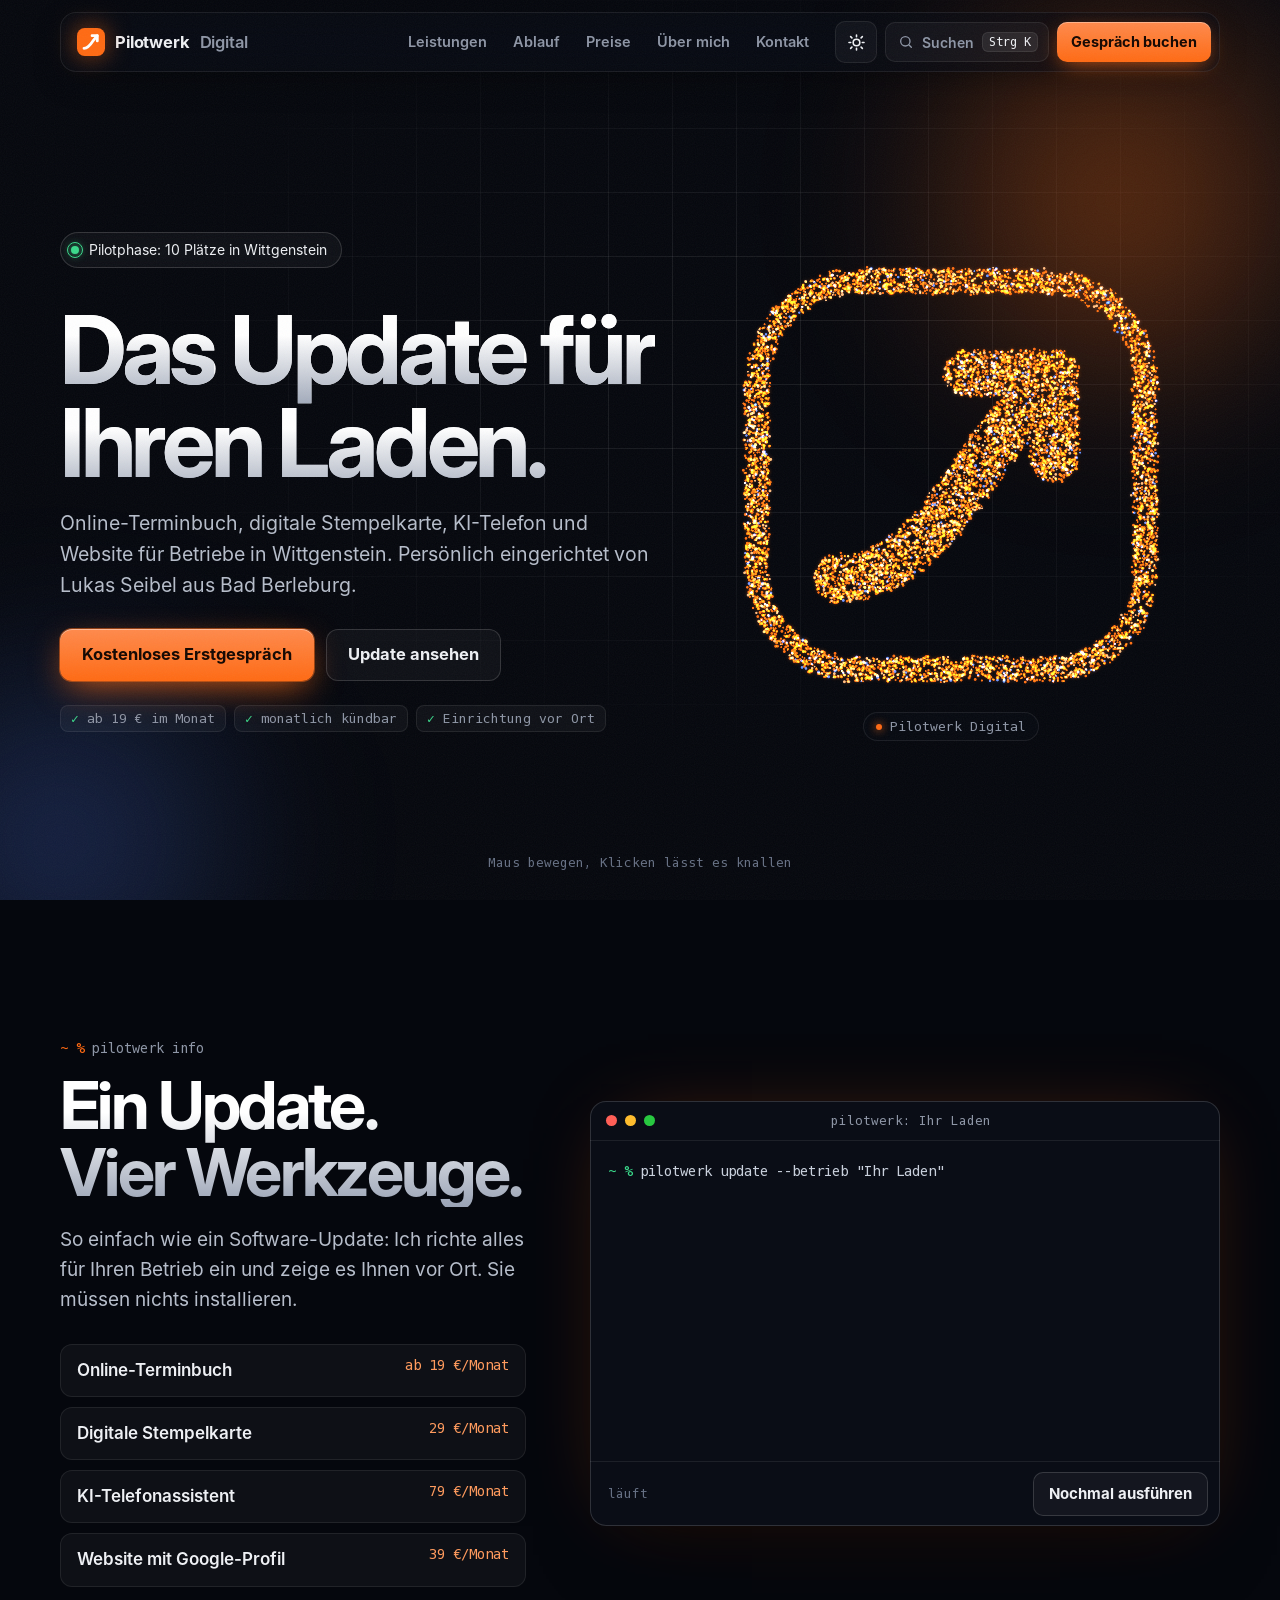
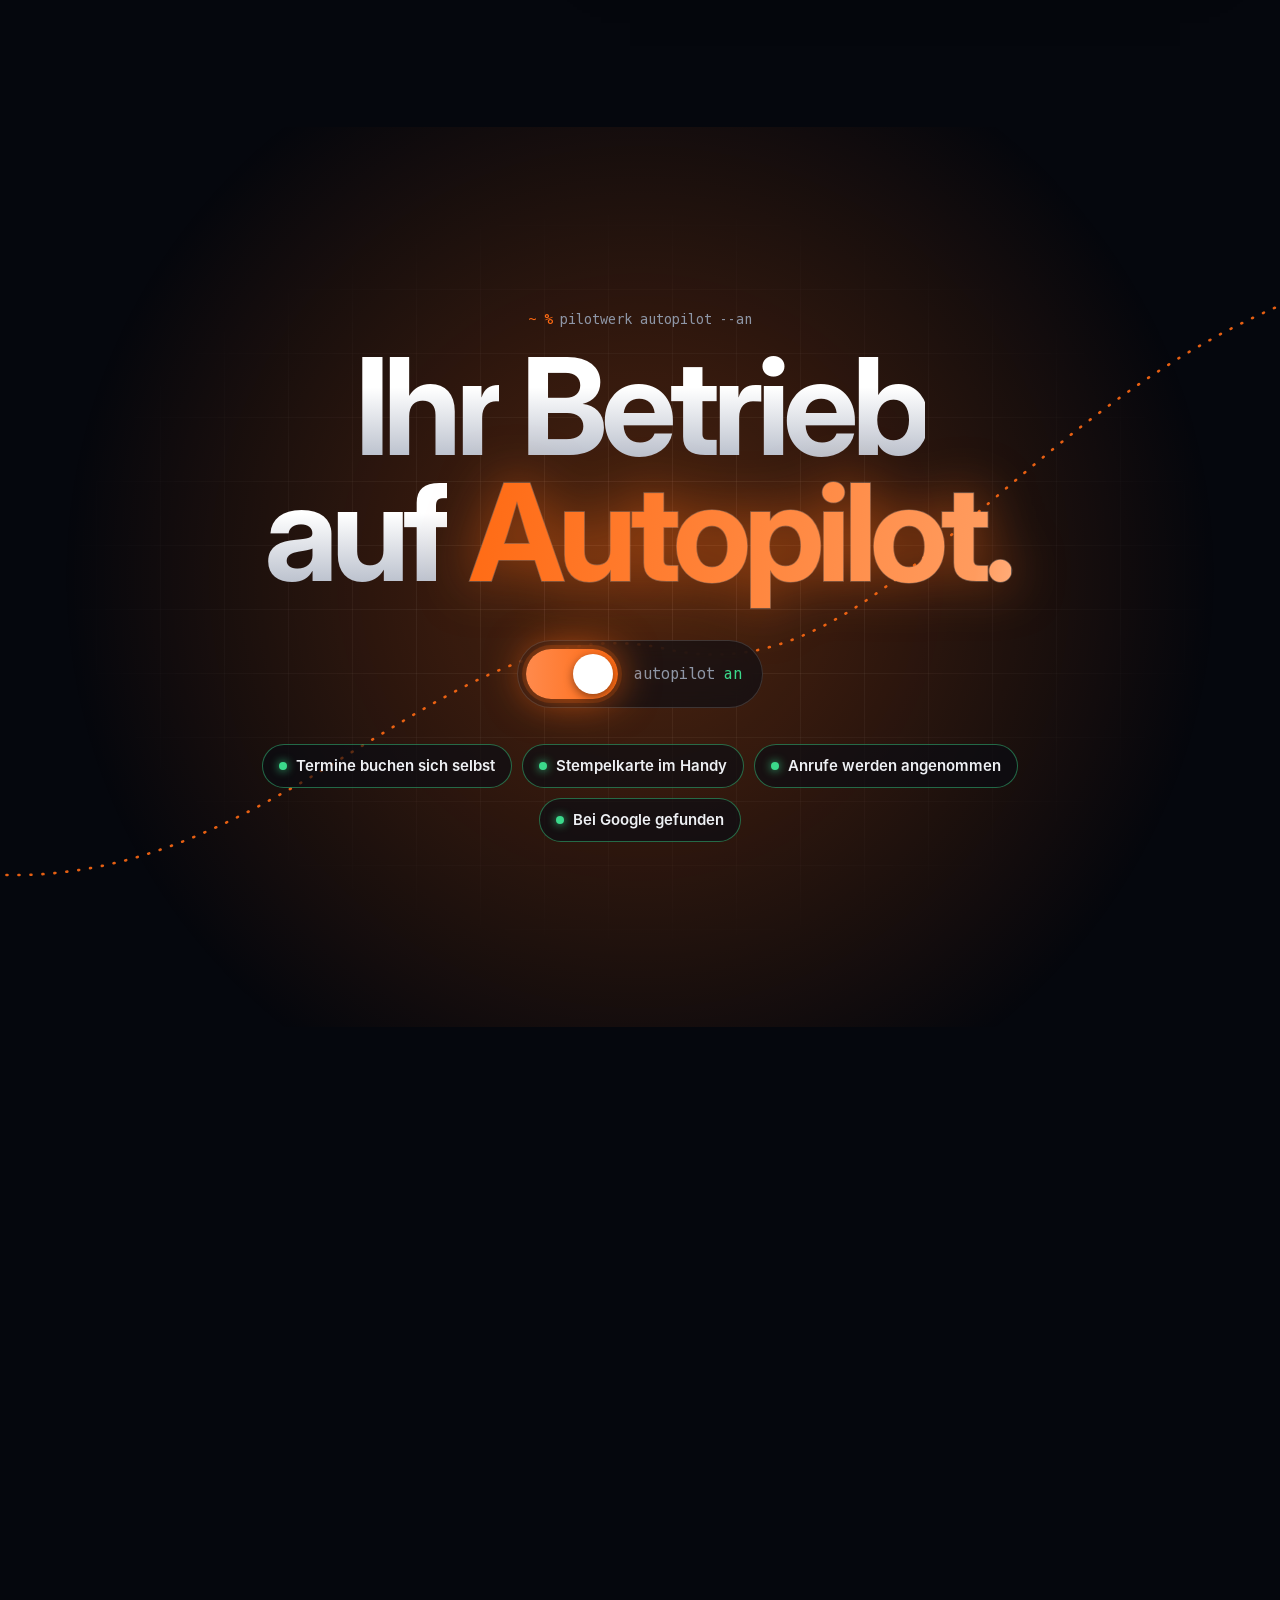
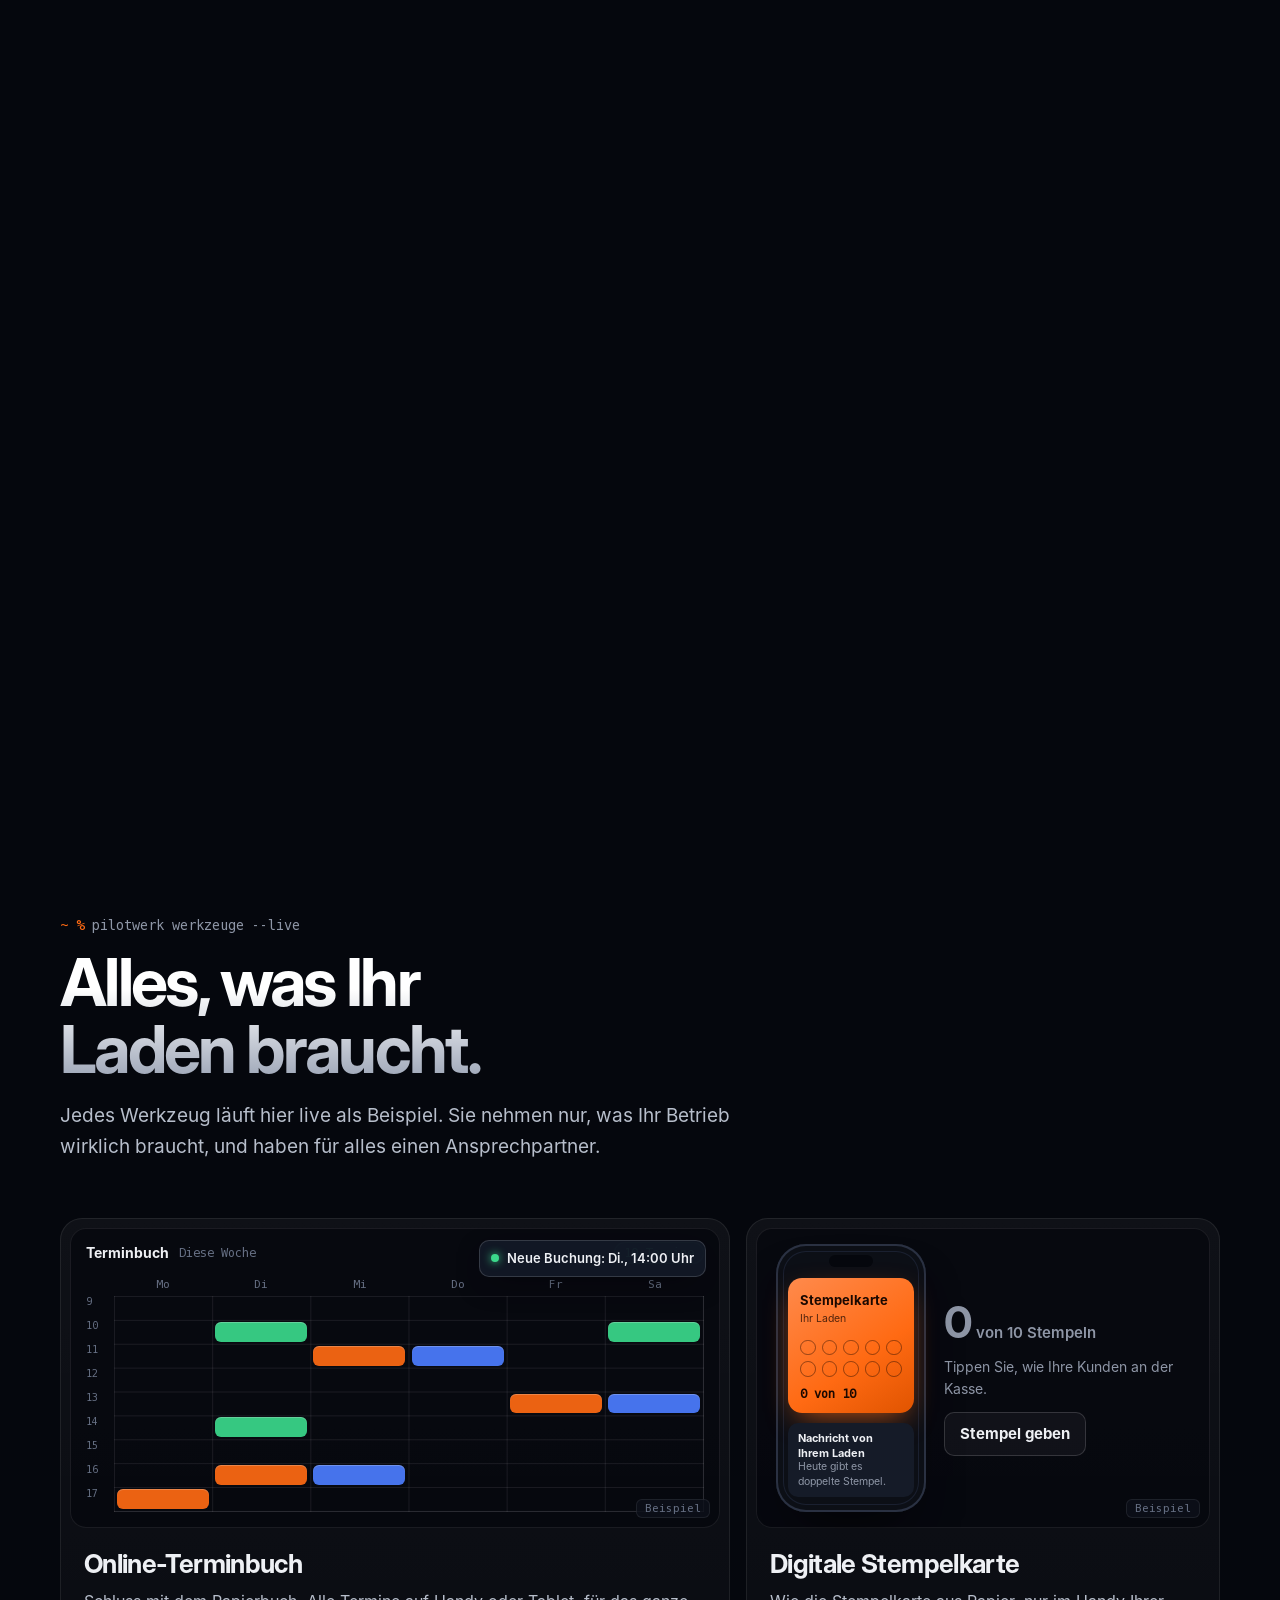
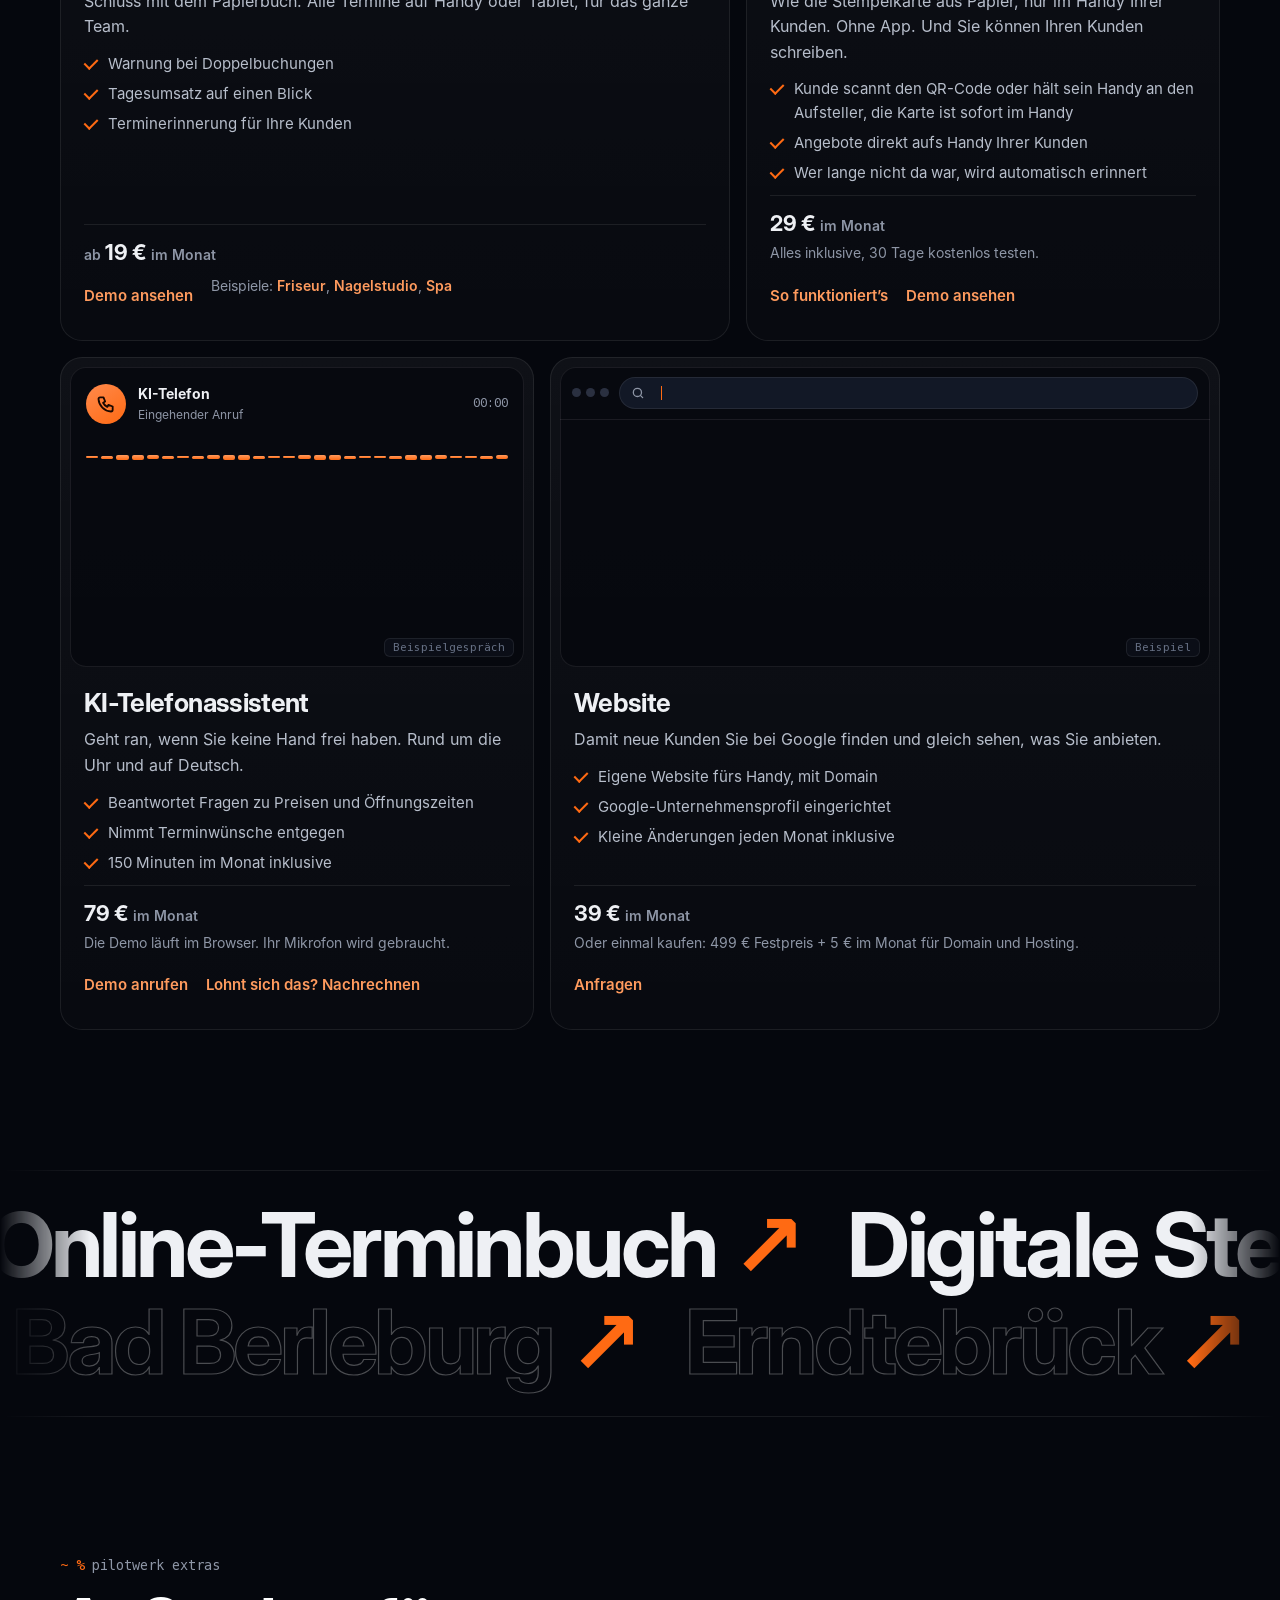
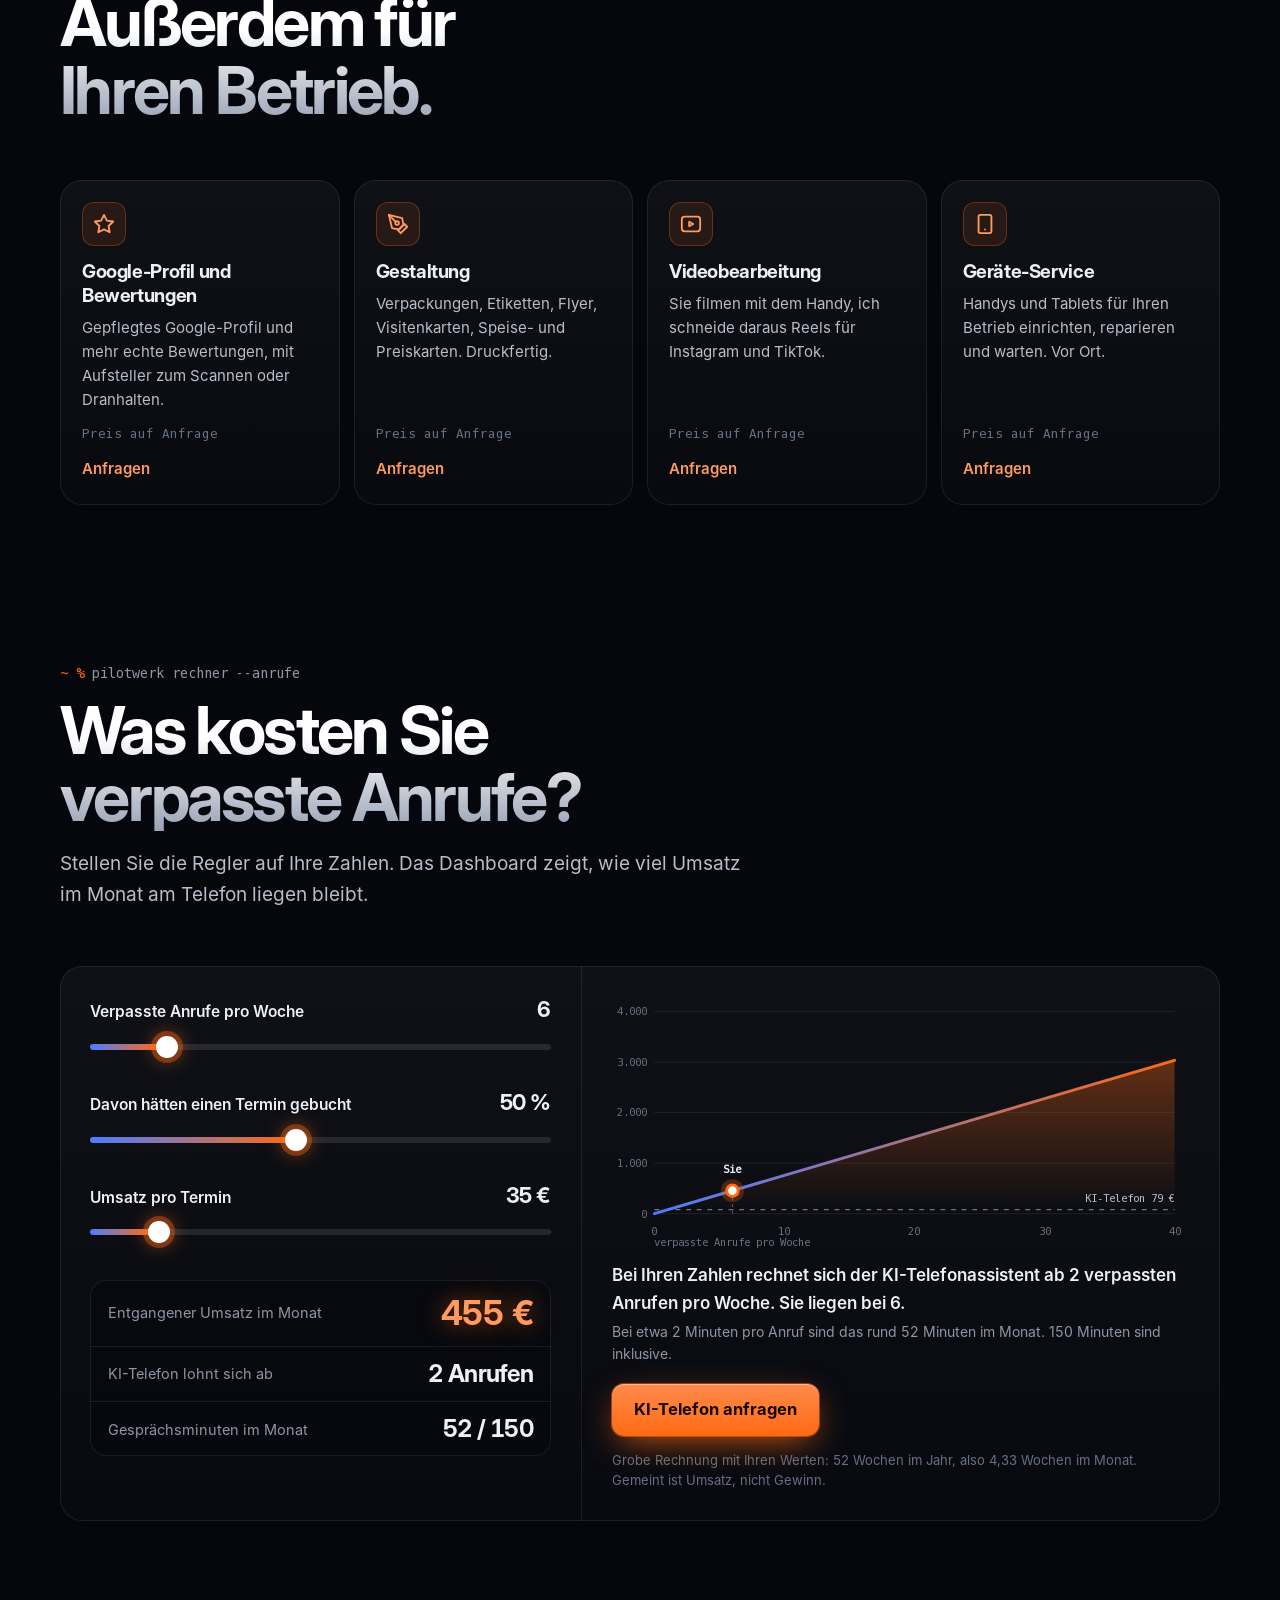
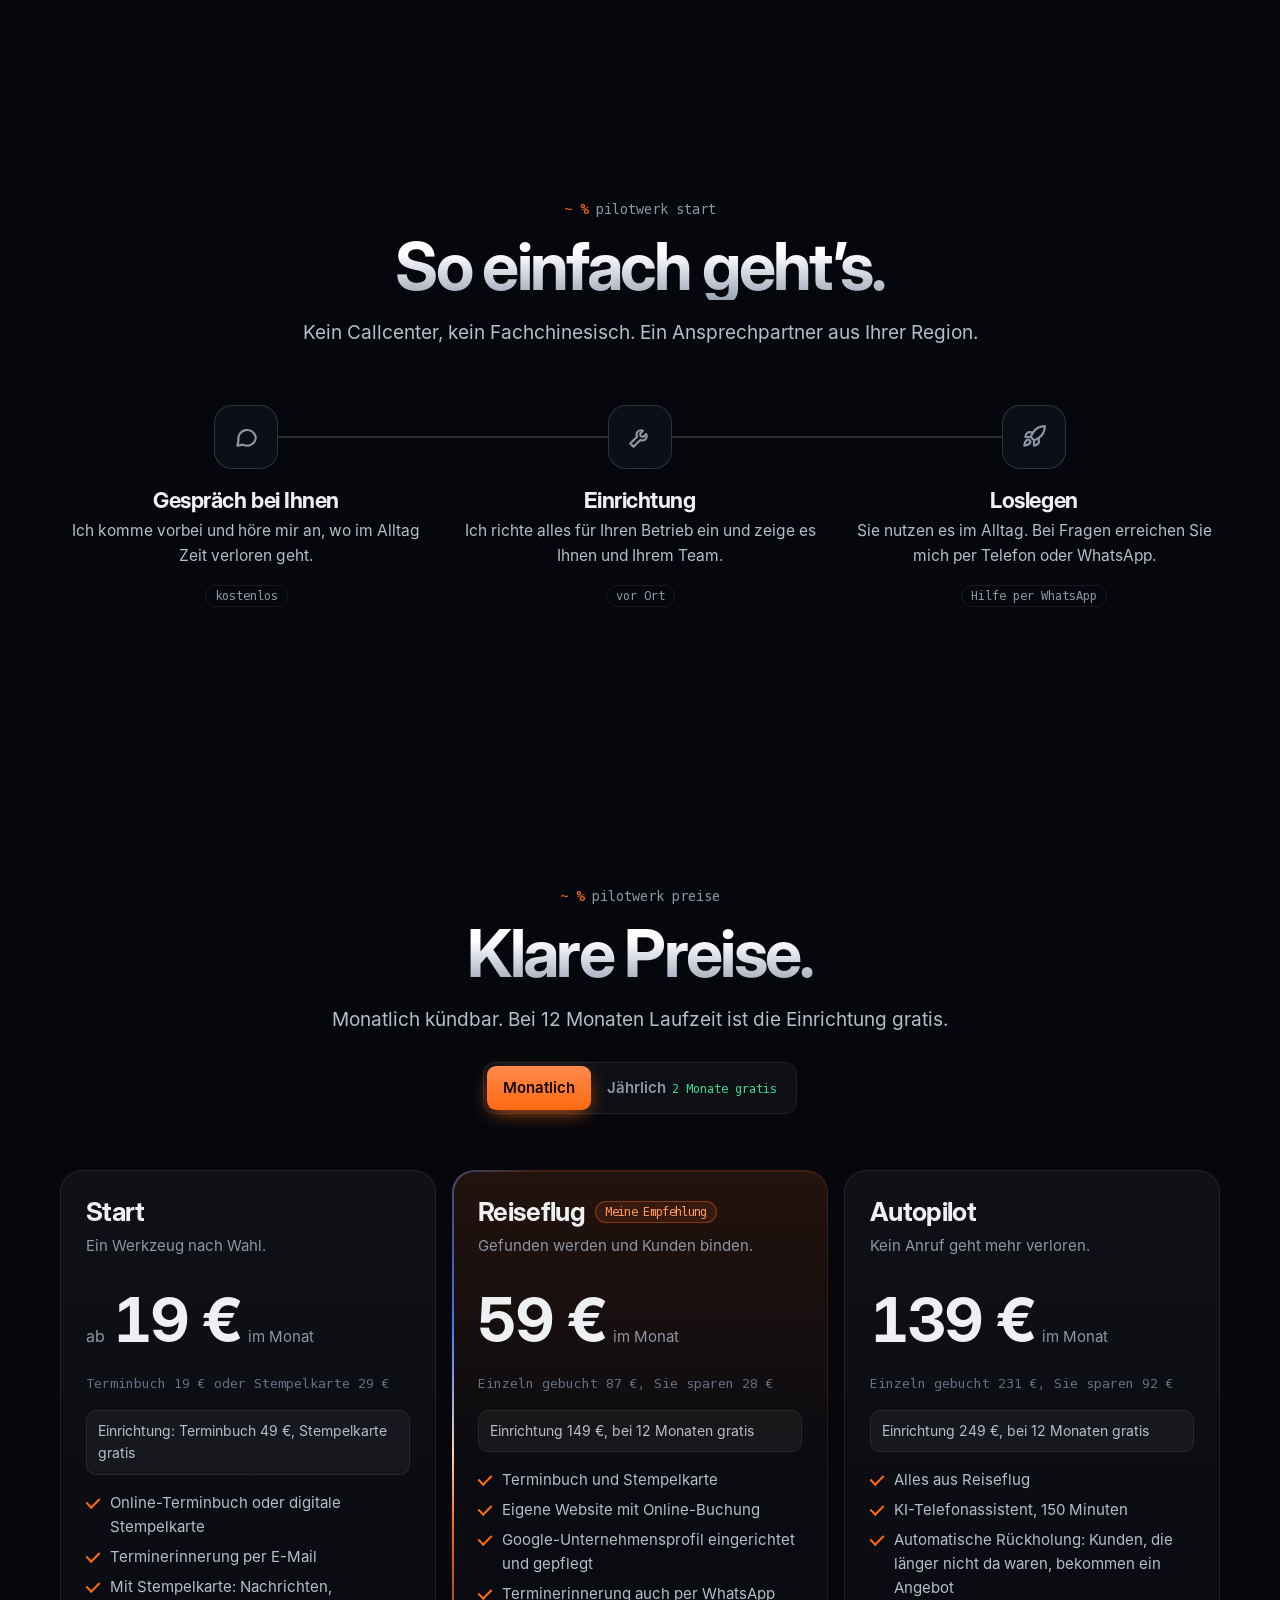
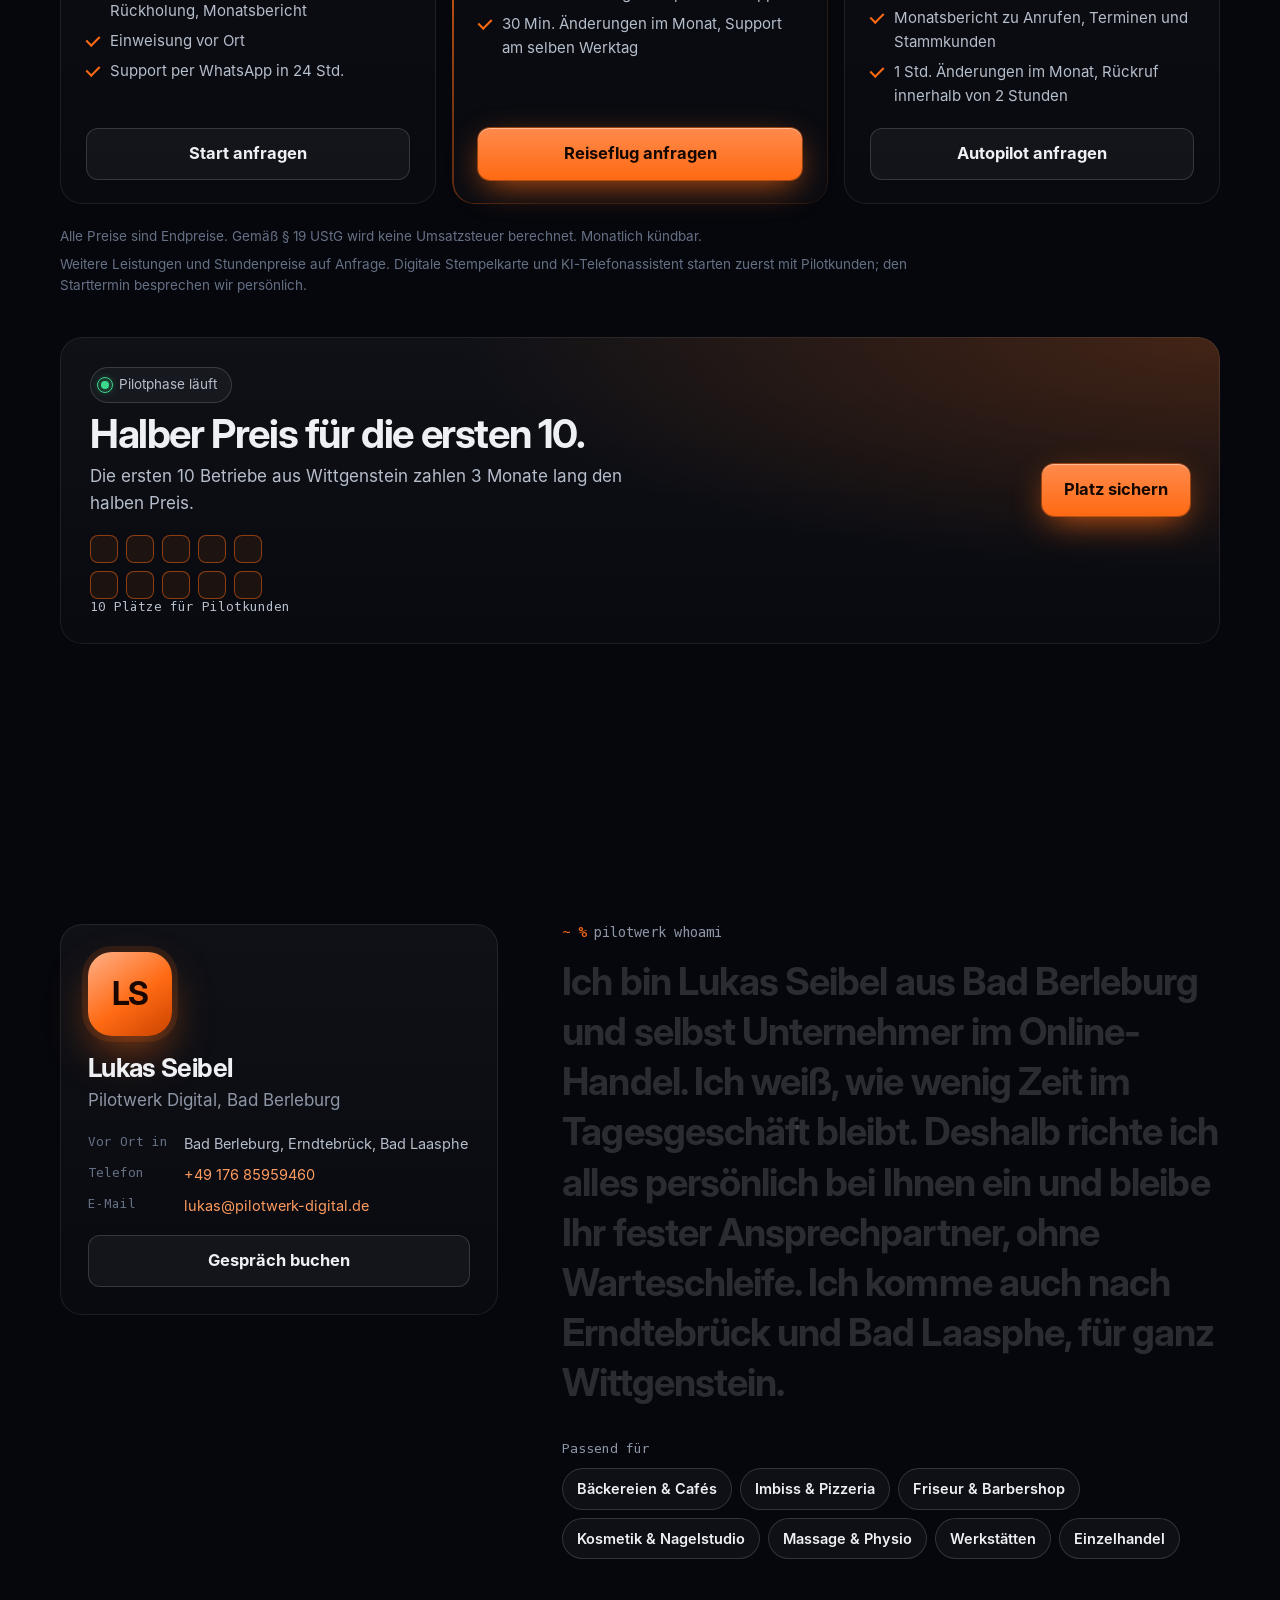
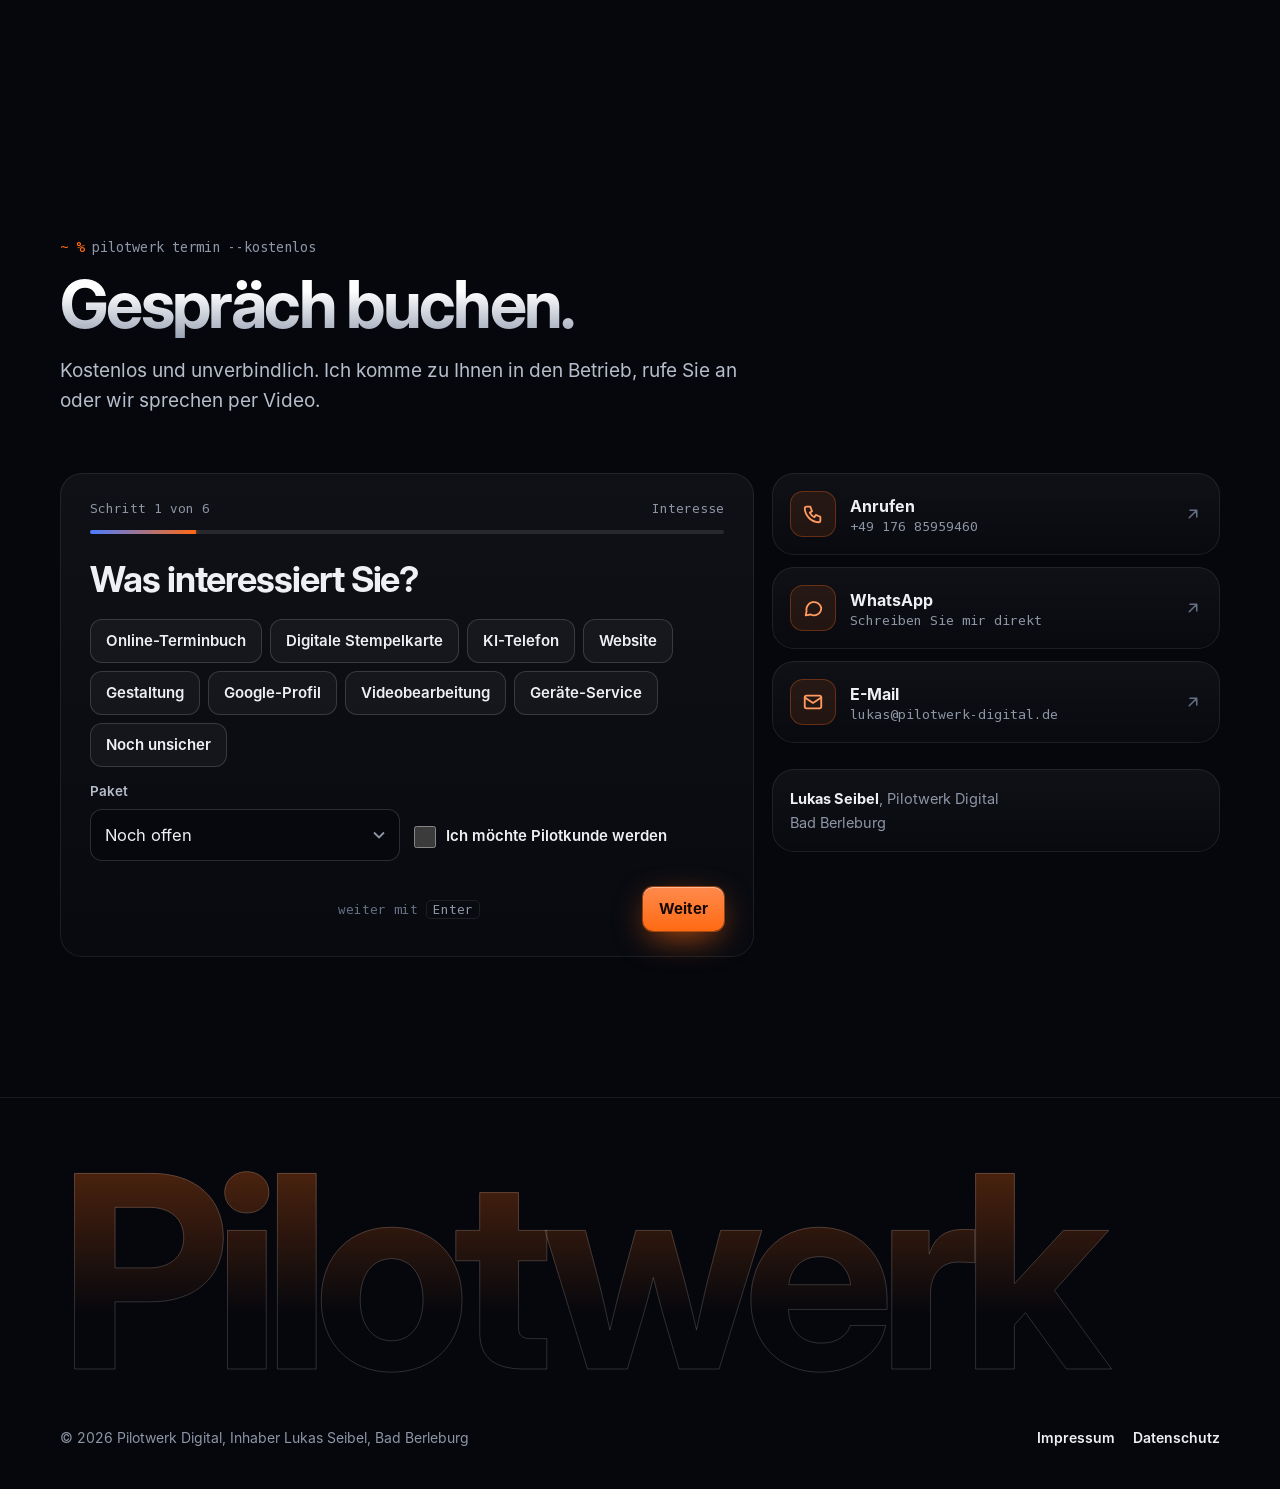
<file: index.html>
<!doctype html>
<html lang="de" data-theme="dark">
<head>
<meta charset="utf-8">
<meta name="viewport" content="width=device-width,initial-scale=1,viewport-fit=cover">
<title>Pilotwerk Digital – Ihr Betrieb auf Autopilot</title>
<meta name="description" content="Online-Terminbuch, digitale Stempelkarte, KI-Telefonassistent, Website, Google-Profil, Gestaltung, Videobearbeitung und Geräte-Service für Betriebe in Bad Berleburg und Wittgenstein. Persönlich eingerichtet, monatlich kündbar.">
<meta name="theme-color" content="#05070D">
<script>try{var t=localStorage.getItem('pw-theme');if(t==='light'||t==='dark'){document.documentElement.setAttribute('data-theme',t);if(t==='light')document.querySelector('meta[name="theme-color"]').setAttribute('content','#FBFBFD')}}catch(e){}</script>
<link rel="icon" href="/assets/favicon.svg" type="image/svg+xml">
<style>
/* VOICE   a software company from Bad Berleburg: precise, quick, still on first-name terms with the town
   IDEA    the shop gets "an update": the site behaves like a product page for software, with live demos
   COLOUR  night #05070D, surfaces #0B0F18 / #121826, hairlines white 8 %, text #EEF0F4, muted #8E96A6,
           Pilotwerk orange #FF6A13 as the light source, electric blue #4C7DFF as the cold counter-light, green #3BD98B for "done"
           LIGHT: near-white #FBFBFD with white cards and soft shadows, ink #0B0F19, orange text #C2410C; terminal and phone stay dark
   TYPE    Inter Display 700 with tight tracking and a white-to-steel gradient for headlines; Inter for reading;
           Pilot Mono (DejaVu Sans Mono subset) for terminal, status and numbers
   MOTION  every effect answers something: the swarm reacts to the pointer, demos run while visible, the pipeline fills
           with your scroll, prices decode when you switch billing, the plane launches when you tap it */
@font-face{font-family:"Inter";src:url("/assets/fonts/inter-400.woff") format("woff");font-weight:400;font-display:swap}
@font-face{font-family:"Inter";src:url("/assets/fonts/inter-600.woff") format("woff");font-weight:500 600;font-display:swap}
@font-face{font-family:"Inter";src:url("/assets/fonts/inter-700.woff") format("woff");font-weight:700;font-display:swap}
@font-face{font-family:"Inter Display";src:url("/assets/fonts/interdisplay-700.woff") format("woff");font-weight:700;font-display:swap}
@font-face{font-family:"Pilot Mono";src:url("/assets/fonts/pilotmono-400.woff") format("woff");font-weight:400;font-display:swap}
@property --ang{syntax:"<angle>";inherits:false;initial-value:0deg}
:root{--bg:#05070D;--bg2:#0B0F18;--bg3:#121826;--line:rgba(255,255,255,.08);--line2:rgba(255,255,255,.15);--text:#EEF0F4;--sub:#B7BECB;--muted:#8E96A6;--dim:#667084;--orange:#FF6A13;--orange2:#FF9B5E;--orange-t:#FF6A13;--blue:#4C7DFF;--green:#3BD98B;--green-t:#3BD98B;--red:#FF5A6A;
  --h-grad:linear-gradient(180deg,#FFFFFF 30%,#9AA3B5);--card:linear-gradient(180deg,rgba(255,255,255,.045),rgba(255,255,255,.015));--card-sh:inset 0 0 0 1px rgba(255,255,255,.08);
  --chip:rgba(255,255,255,.04);--chip2:rgba(255,255,255,.08);--inset:rgba(5,7,13,.5);--input:rgba(5,7,13,.6);--track:rgba(255,255,255,.1);--grid:rgba(255,255,255,.08);
  --glass:rgba(9,12,20,.62);--glass2:rgba(13,17,27,.8);--pop:rgba(13,17,27,.96);--veil:rgba(3,4,8,.6);--menu:rgba(5,7,13,.92);--nav-sh:0 10px 40px -18px rgba(0,0,0,.9);
  --demo:rgba(5,7,13,.7);--toast:rgba(18,24,38,.96);--hit:#121826;--ring:#FFFFFF;--word:rgba(238,240,244,.16);--stroke:rgba(255,255,255,.28);--stroke2:rgba(255,255,255,.16);
  --map:#0F1522;--map-w:#1C2A44;--map-r:#1A2233;--dot3:#2A3040;--k-a:#151B28;--k-a-t:#C9D0DC;--k-k:rgba(255,106,19,.14);--k-k-t:#FFD2B8;
  --feat:linear-gradient(180deg,rgba(255,106,19,.12),rgba(255,255,255,.02) 50%);--feat-sh:none;--hot-sh:0 0 24px rgba(255,106,19,.6);--pilot-a:.22;--orb1:.42;--orb2:.3;--noise:.05;--glow:.11;--ap-glow:.3;--ap-shadow:26px;--menu-solid:#07090F;--mglow:.28;
  --font:"Inter",ui-sans-serif,system-ui,-apple-system,"Segoe UI",Roboto,sans-serif;--display:"Inter Display","Inter",ui-sans-serif,system-ui,sans-serif;--mono:"Pilot Mono",ui-monospace,"SF Mono",Menlo,Consolas,monospace;color-scheme:dark}
[data-theme="light"]{--bg:#FBFBFD;--bg2:#FFFFFF;--bg3:#F1F3F7;--line:rgba(15,23,42,.09);--line2:rgba(15,23,42,.16);--text:#0B0F19;--sub:#3F4756;--muted:#4B5563;--dim:#6B7280;--orange2:#C2410C;--orange-t:#C2410C;--green-t:#15803D;--red:#D92D3F;
  --h-grad:linear-gradient(180deg,#0B0F19 35%,#4A5568);--card:#FFFFFF;--card-sh:inset 0 0 0 1px rgba(15,23,42,.09),0 1px 2px rgba(15,23,42,.04),0 18px 40px -24px rgba(15,23,42,.22);
  --chip:rgba(15,23,42,.035);--chip2:rgba(15,23,42,.07);--inset:#F6F7F9;--input:#FFFFFF;--track:rgba(15,23,42,.1);--grid:rgba(15,23,42,.06);
  --glass:rgba(255,255,255,.72);--glass2:rgba(255,255,255,.9);--pop:rgba(255,255,255,.98);--veil:rgba(15,23,42,.28);--menu:rgba(251,251,253,.95);--nav-sh:0 10px 30px -16px rgba(15,23,42,.28);
  --demo:#F6F7F9;--toast:rgba(255,255,255,.98);--hit:#FFFFFF;--ring:#0B0F19;--word:rgba(11,15,25,.14);--stroke:rgba(15,23,42,.25);--stroke2:rgba(15,23,42,.14);
  --map:#EEF1F5;--map-w:#C9DAF0;--map-r:#FFFFFF;--dot3:#D5DAE2;--k-a:#EEF0F4;--k-a-t:#1F2937;--k-k:rgba(255,106,19,.1);--k-k-t:#9A3412;
  --feat:linear-gradient(180deg,rgba(255,106,19,.09),#FFFFFF 55%);--feat-sh:0 24px 50px -28px rgba(255,106,19,.45);--hot-sh:none;--pilot-a:.14;--orb1:.2;--orb2:.12;--noise:.025;--glow:.07;--ap-glow:.16;--ap-shadow:12px;--menu-solid:#FBFBFD;--mglow:.16;color-scheme:light}
::view-transition-old(root),::view-transition-new(root){animation:none;mix-blend-mode:normal}
::view-transition-new(root){z-index:9999}
*{box-sizing:border-box;min-width:0}
[hidden]{display:none!important}
html{background:var(--bg);-webkit-text-size-adjust:100%;scroll-behavior:smooth;scroll-padding-top:96px}
body{margin:0;background:var(--bg);color:var(--text);font:17px/1.6 var(--font);-webkit-font-smoothing:antialiased;overflow-x:clip}
body::after{content:"";position:fixed;inset:0;z-index:90;pointer-events:none;opacity:var(--noise);background:url("data:image/svg+xml,%3Csvg xmlns='http://www.w3.org/2000/svg' width='160' height='160'%3E%3Cfilter id='n'%3E%3CfeTurbulence type='fractalNoise' baseFrequency='.9' numOctaves='2' stitchTiles='stitch'/%3E%3C/filter%3E%3Crect width='160' height='160' filter='url(%23n)'/%3E%3C/svg%3E")}
::selection{background:rgba(255,106,19,.4)}
a{color:inherit}
svg{max-width:100%}
:focus-visible{outline:2px solid var(--orange);outline-offset:3px}
.wrap{max-width:1200px;margin:0 auto;padding-left:max(20px,env(safe-area-inset-left,0px));padding-right:max(20px,env(safe-area-inset-right,0px))}
.sr{position:absolute;width:1px;height:1px;overflow:hidden;clip:rect(0 0 0 0);white-space:nowrap}
.mono{font-family:var(--mono)}
main{position:relative;z-index:1}
@media (prefers-reduced-motion:reduce){html{scroll-behavior:auto}}

/* Pointer light and scroll progress */
.cglow{position:fixed;left:0;top:0;z-index:0;width:620px;height:620px;margin:-310px 0 0 -310px;border-radius:50%;pointer-events:none;background:radial-gradient(circle,rgba(255,106,19,var(--glow)),rgba(255,106,19,0) 62%);opacity:0;transition:opacity .4s}
.cglow.on{opacity:1}
.prog{position:fixed;left:0;right:0;top:0;z-index:80;height:2px;pointer-events:none}
.prog i{display:block;height:100%;background:linear-gradient(90deg,var(--blue),var(--orange));transform-origin:0 50%;transform:scaleX(0)}

/* Navigation: floating glass bar */
.nav{position:fixed;top:12px;left:50%;z-index:70;width:min(1160px,calc(100% - 24px));transform:translateX(-50%);display:flex;align-items:center;gap:8px;padding:8px 8px 8px 16px;border-radius:16px;background:var(--glass);border:1px solid var(--line);backdrop-filter:blur(18px) saturate(1.5);-webkit-backdrop-filter:blur(18px) saturate(1.5);box-shadow:var(--nav-sh)}
.logo{display:inline-flex;align-items:center;gap:10px;text-decoration:none;font-weight:700;font-size:16.5px;letter-spacing:-.01em;margin-right:auto;flex:none}
.logo svg{width:28px;height:28px;flex:none;filter:drop-shadow(0 0 12px rgba(255,106,19,.55))}
.logo em{font-style:normal;font-weight:500;color:var(--muted)}
@media (max-width:400px){.nav:not(.fit) .logo em{display:none}}
.links{position:relative;display:flex;gap:2px;margin-right:6px;flex:none}
.links a{position:relative;z-index:1;display:inline-flex;align-items:center;min-height:38px;padding:6px 12px;border-radius:9px;color:var(--muted);text-decoration:none;font-size:14.5px;font-weight:600;transition:color .2s}
.links a:hover,.links a[aria-current="true"]{color:var(--text)}
.links .ind{position:absolute;z-index:0;top:0;height:100%;border-radius:9px;background:var(--chip2);box-shadow:inset 0 0 0 1px var(--line);transition:transform .35s cubic-bezier(.3,1.3,.5,1),width .35s cubic-bezier(.3,1.3,.5,1),opacity .2s;opacity:0;pointer-events:none}
.kbtn{flex:none;display:inline-flex;align-items:center;gap:8px;min-height:40px;padding:6px 10px 6px 12px;border-radius:10px;border:1px solid var(--line);background:var(--chip);color:var(--muted);font:500 14px var(--font);cursor:pointer}
.kbtn:hover{color:var(--text);border-color:var(--line2)}
.kbtn kbd{font:12px var(--mono);padding:2px 6px;border-radius:6px;background:var(--chip2);border:1px solid var(--line);color:var(--text)}
.kbtn svg{width:16px;height:16px}
.ncta{flex:none;display:inline-flex;align-items:center;min-height:40px;padding:8px 14px;border-radius:10px;background:linear-gradient(180deg,#FF8A4C,#FF6A13);color:#140700;font-weight:700;font-size:14.5px;text-decoration:none;white-space:nowrap;box-shadow:inset 0 1px 0 rgba(255,255,255,.35),0 6px 22px -6px rgba(255,106,19,.8)}
.mbtn{display:none;flex:none;width:42px;height:42px;border-radius:10px;border:1px solid var(--line);background:var(--chip);color:var(--text);cursor:pointer;place-items:center;padding:0}
.mbtn svg{width:20px;height:20px}
.tbtn{display:grid;place-items:center;width:42px;height:42px;flex:none;border-radius:10px;border:1px solid var(--line);background:var(--chip);color:var(--text);cursor:pointer;padding:0;overflow:hidden}
.tbtn:hover{border-color:var(--line2)}
.tbtn svg{grid-area:1/1;width:19px;height:19px;transition:transform .55s cubic-bezier(.3,1.4,.5,1),opacity .3s}
.tbtn .moon{opacity:0;transform:rotate(-90deg) scale(.4)}
[data-theme="light"] .tbtn .sun{opacity:0;transform:rotate(90deg) scale(.4)}
[data-theme="light"] .tbtn .moon{opacity:1;transform:none}
@media (max-width:1000px){.nav:not(.fit) .links{display:none}.nav:not(.fit) .mbtn{display:grid}.nav:not(.fit) .kbtn .lbl,.nav:not(.fit) .kbtn kbd{display:none}.nav:not(.fit) .kbtn{width:42px;height:42px;padding:0;justify-content:center}}
@media (max-width:600px){.nav:not(.fit) .ncta{display:none}}
.nav.s-icon .kbtn .lbl,.nav.s-icon .kbtn kbd{display:none}
.nav.s-icon .kbtn{width:42px;height:42px;padding:0;justify-content:center}
.nav.no-links .links{display:none}
.nav.no-links .mbtn{display:grid}
.nav.no-dig .logo em{display:none}
.nav.no-cta .ncta{display:none}
/* Menu on phones: an orange wipe grows out of the button, the list slides up, the button turns into an X */
.menu{position:fixed;inset:0;z-index:68;visibility:hidden;pointer-events:none;transition:visibility 0s .62s}
.menu.open{visibility:visible;pointer-events:auto;transition:visibility 0s}
.menu-wipe,.menu-body{position:absolute;inset:0;clip-path:circle(0px at var(--cx,92%) var(--cy,40px))}
.menu-wipe{background:linear-gradient(140deg,#FFB089,#FF6A13 45%,#D94A00);transition:clip-path .5s .1s cubic-bezier(.7,0,.25,1)}
.menu-body{display:flex;flex-direction:column;overflow-y:auto;overscroll-behavior:contain;padding:max(98px,calc(env(safe-area-inset-top,0px) + 92px)) max(24px,env(safe-area-inset-right,0px)) calc(22px + env(safe-area-inset-bottom,0px)) max(24px,env(safe-area-inset-left,0px));background:var(--menu-solid);transition:clip-path .45s cubic-bezier(.7,0,.25,1)}
.menu-body::before{content:"";position:absolute;inset:0;z-index:-1;pointer-events:none;background-image:linear-gradient(var(--grid) 1px,transparent 1px),linear-gradient(90deg,var(--grid) 1px,transparent 1px);background-size:48px 48px;-webkit-mask:radial-gradient(ellipse 85% 60% at 75% 25%,#000,transparent 75%);mask:radial-gradient(ellipse 85% 60% at 75% 25%,#000,transparent 75%)}
.menu.open .menu-wipe{clip-path:circle(150vmax at var(--cx) var(--cy));transition:clip-path .62s cubic-bezier(.7,0,.25,1)}
.menu.open .menu-body{clip-path:circle(150vmax at var(--cx) var(--cy));transition:clip-path .62s .12s cubic-bezier(.7,0,.25,1)}
.menu-glow{position:absolute;left:0;top:0;z-index:-1;width:460px;height:460px;margin:-230px 0 0 -230px;border-radius:50%;pointer-events:none;background:radial-gradient(circle,rgba(255,106,19,var(--mglow)),transparent 65%);transform:translate(var(--gx,70vw),var(--gy,20vh));transition:transform .6s cubic-bezier(.2,.8,.3,1)}
.menu-cmd{margin:0 0 14px;font:13.5px var(--mono);color:var(--muted);min-height:1.4em}
.menu-cmd b{font-weight:400;color:var(--orange-t)}
.mlist{list-style:none;margin:0;padding:0}
.mlist li{position:relative}
.mlist li::after{content:"";position:absolute;left:0;right:0;bottom:0;height:1px;background:var(--line2);transform:scaleX(0);transform-origin:0 50%;transition:transform .2s}
.menu.open .mlist li::after{transform:scaleX(1);transition:transform .8s calc(.32s + var(--i) * .06s) cubic-bezier(.2,.9,.3,1)}
.mi{display:grid;grid-template-columns:minmax(0,1fr) auto;align-items:center;column-gap:16px;padding:11px 2px 12px;text-decoration:none;color:var(--text);-webkit-tap-highlight-color:transparent}
.mt-m{grid-column:1;display:block;overflow:hidden;padding-bottom:.1em;margin-bottom:-.1em}
.mt{display:block;font:700 clamp(32px,9vw,54px)/1.05 var(--display);letter-spacing:-.035em;transform:translateY(112%);transition:transform .3s cubic-bezier(.5,0,.75,0)}
.menu.open .mt{transform:none;transition:transform .8s calc(.26s + var(--i) * .06s) cubic-bezier(.2,.9,.3,1)}
.ms{grid-column:1;display:block;margin-top:3px;font:12.5px var(--mono);color:var(--muted);min-height:1.3em;opacity:0;transition:opacity .15s}
.menu.open .ms{opacity:1;transition:opacity .4s calc(.4s + var(--i) * .06s)}
.ma{grid-row:1/3;grid-column:2;width:46px;height:46px;border-radius:50%;display:grid;place-items:center;border:1px solid var(--line2);color:var(--text);transform:scale(.4) rotate(-90deg);opacity:0;transition:transform .3s,opacity .2s,background .25s,color .25s,border-color .25s}
.ma svg{width:20px;height:20px}
.menu.open .ma{transform:none;opacity:1;transition:transform .6s calc(.36s + var(--i) * .06s) cubic-bezier(.3,1.5,.5,1),opacity .3s calc(.36s + var(--i) * .06s),background .25s,color .25s,border-color .25s}
.menu.open .mi:hover .ma,.menu.open .mi:focus-visible .ma,.menu.open .mi:active .ma{background:var(--orange);border-color:var(--orange);color:#140700;transform:rotate(45deg);transition:transform .35s cubic-bezier(.3,1.5,.5,1),background .2s,color .2s,border-color .2s}
.mi:hover .mt,.mi:active .mt,.mi:focus-visible .mt{background:linear-gradient(90deg,#FFB089,#FF6A13);-webkit-background-clip:text;background-clip:text;color:transparent}
.mi.here .mt::after{content:"";display:inline-block;width:.17em;height:.17em;margin-left:.14em;border-radius:50%;background:var(--orange);box-shadow:0 0 14px var(--orange);vertical-align:.55em}
.mfoot{margin-top:auto;padding-top:22px;display:grid;gap:10px;opacity:0;transform:translateY(16px);transition:opacity .2s,transform .3s}
.menu.open .mfoot{opacity:1;transform:none;transition:opacity .5s .6s,transform .7s .6s cubic-bezier(.2,.9,.3,1)}
.mquick{display:grid;grid-template-columns:repeat(3,minmax(0,1fr));gap:10px}
.mquick a{display:flex;flex-direction:column;align-items:center;justify-content:center;gap:6px;min-height:68px;border-radius:16px;border:1px solid var(--line2);background:var(--chip);color:var(--text);text-decoration:none;font-size:13.5px;font-weight:600;-webkit-tap-highlight-color:transparent}
.mquick a:active{background:var(--chip2)}
.mquick svg{width:22px;height:22px;color:var(--orange2)}
@media (max-height:740px){.menu-body{padding-top:max(88px,calc(env(safe-area-inset-top,0px) + 84px))}.menu-cmd{margin-bottom:8px}.mi{padding:7px 2px 8px}.mt{font-size:min(9vw,40px)}.ma{width:42px;height:42px}.mfoot{padding-top:16px}.mquick a{min-height:56px;gap:3px}}
.mb{position:relative;display:block;width:20px;height:14px}
.mb i{position:absolute;left:0;top:6px;width:20px;height:2px;border-radius:2px;background:currentColor;transition:transform .5s cubic-bezier(.3,1.5,.5,1),opacity .25s}
.mb i:nth-child(1){transform:translateY(-6px)}
.mb i:nth-child(3){transform:translateY(6px)}
.menu-open .mb i:nth-child(1){transform:rotate(45deg)}
.menu-open .mb i:nth-child(2){opacity:0;transform:scaleX(0)}
.menu-open .mb i:nth-child(3){transform:rotate(-45deg)}
.menu-open .mbtn{background:linear-gradient(180deg,#FF8A4C,#FF6A13);border-color:transparent;color:#140700;box-shadow:0 8px 24px -8px rgba(255,106,19,.85)}
@media (prefers-reduced-motion:reduce){.menu-wipe,.menu-body,.menu.open .menu-wipe,.menu.open .menu-body,.mt,.menu.open .mt,.ms,.menu.open .ms,.ma,.menu.open .ma,.mfoot,.menu.open .mfoot,.mlist li::after,.menu.open .mlist li::after,.menu-glow{transition:none}.menu{transition:none}}

/* Buttons */
.btn{position:relative;display:inline-flex;align-items:center;justify-content:center;gap:10px;min-height:52px;padding:12px 22px;border-radius:12px;border:0;font:700 16.5px/1.2 var(--font);text-decoration:none;cursor:pointer;text-align:center;overflow:hidden;transition:transform .2s cubic-bezier(.3,1.4,.5,1),box-shadow .2s}
.btn.pri{background:linear-gradient(180deg,#FF8A4C,#FF6A13);color:#140700;box-shadow:inset 0 1px 0 rgba(255,255,255,.4),0 0 0 1px rgba(255,106,19,.5),0 10px 34px -8px rgba(255,106,19,.85)}
.btn.pri::after{content:"";position:absolute;top:0;bottom:0;left:-60%;width:40%;background:linear-gradient(100deg,transparent,rgba(255,255,255,.45),transparent);transform:skewX(-20deg);transition:left .6s}
.btn.pri:hover::after{left:130%}
.btn.gl{background:var(--chip);color:var(--text);box-shadow:inset 0 0 0 1px var(--line2)}
.btn.gl:hover{background:var(--chip2)}
.btn.sm{min-height:44px;padding:8px 16px;font-size:15px;border-radius:10px}
.btn svg{width:18px;height:18px;flex:none}
.mag{will-change:transform}

/* Hero */
.hero{position:relative;min-height:100vh;min-height:100svh;display:flex;align-items:center;padding:110px 0 60px;overflow:hidden;isolation:isolate}
.hero::before{content:"";position:absolute;inset:0;z-index:-2;background-image:linear-gradient(var(--grid) 1px,transparent 1px),linear-gradient(90deg,var(--grid) 1px,transparent 1px);background-size:64px 64px;background-position:center top;-webkit-mask:radial-gradient(ellipse 70% 60% at 60% 40%,#000 20%,transparent 75%);mask:radial-gradient(ellipse 70% 60% at 60% 40%,#000 20%,transparent 75%)}
.orb{position:absolute;z-index:-1;border-radius:50%;filter:blur(70px);pointer-events:none}
.orb.o1{width:560px;height:560px;right:-120px;top:-80px;background:radial-gradient(circle,rgba(255,106,19,var(--orb1)),transparent 65%)}
.orb.o2{width:520px;height:520px;left:-200px;bottom:-200px;background:radial-gradient(circle,rgba(76,125,255,var(--orb2)),transparent 65%)}
#swarm{position:absolute;inset:0;width:100%;height:100%;z-index:0;touch-action:pan-y}
.hgrid{position:relative;z-index:1;display:grid;grid-template-columns:minmax(0,1fr);gap:26px;align-items:center;width:100%;pointer-events:none}
.hgrid a,.hgrid button{pointer-events:auto}
@media (min-width:960px){.hgrid{grid-template-columns:minmax(0,1.05fr) minmax(0,.95fr)}}
.pill{display:inline-flex;align-items:center;gap:10px;padding:6px 14px 6px 10px;border-radius:999px;border:1px solid var(--line2);background:var(--chip);font-size:14px;color:var(--text);backdrop-filter:blur(8px);-webkit-backdrop-filter:blur(8px)}
.live{position:relative;width:8px;height:8px;border-radius:50%;background:var(--green);flex:none;box-shadow:0 0 10px var(--green)}
.live::after{content:"";position:absolute;inset:-4px;border-radius:50%;border:1px solid var(--green);animation:ping 1.8s ease-out infinite}
@keyframes ping{from{transform:scale(.6);opacity:1}to{transform:scale(2.2);opacity:0}}
.h1{margin:22px 0 18px;font:700 clamp(46px,7.4vw,98px)/.98 var(--display);letter-spacing:-.045em;background:var(--h-grad);-webkit-background-clip:text;background-clip:text;color:transparent;text-wrap:balance}
.h1 .w{display:inline-block;padding-bottom:.14em;margin-bottom:-.14em;opacity:0;transform:translateY(.35em);filter:blur(10px);transition:opacity .8s,transform .9s cubic-bezier(.2,.9,.3,1),filter .8s;background:inherit;-webkit-background-clip:text;background-clip:text}
.ready .h1 .w{opacity:1;transform:none;filter:none}
.sub{margin:0;max-width:34em;font-size:clamp(17px,1.6vw,19.5px);color:var(--sub);text-wrap:pretty}
.cta-row{display:flex;flex-wrap:wrap;gap:12px;margin-top:28px}
.tags{list-style:none;margin:24px 0 0;padding:0;display:flex;flex-wrap:wrap;gap:8px}
.tags li{font:13px var(--mono);color:var(--muted);padding:5px 10px;border-radius:8px;border:1px solid var(--line);background:var(--chip)}
.tags li::before{content:"✓ ";color:var(--green-t)}
.fade{opacity:0;transform:translateY(16px);transition:opacity .8s .5s,transform .9s .5s cubic-bezier(.2,.9,.3,1)}
.ready .fade{opacity:1;transform:none}
.sbox{position:relative;justify-self:center;width:min(100%,520px);aspect-ratio:1;pointer-events:none}
@media (max-width:959px){.hgrid{gap:0}.hcopy{display:contents}.hcopy>.pill{order:1;justify-self:start}.h1{order:2}.sbox{order:3;width:min(84vw,340px);margin:0 auto 30px}.hcopy>.sub{order:4}.cta-row{order:5}.tags{order:6}}
@media (min-width:600px) and (max-width:959px){.sbox{width:min(58vw,460px)}}
@media (max-width:520px){.cta-row .btn{flex:1 1 100%}}
.slabel{position:absolute;left:50%;bottom:-6px;transform:translateX(-50%);display:inline-flex;align-items:center;gap:8px;white-space:nowrap;font:13px var(--mono);color:var(--muted);padding:6px 12px;border-radius:999px;border:1px solid var(--line);background:var(--glass)}
.slabel i{width:6px;height:6px;border-radius:50%;background:var(--orange);box-shadow:0 0 8px var(--orange)}
.sfall{position:absolute;inset:12%;display:none}
.nogl .sfall{display:block}
.nogl #swarm{display:none}
.hint{position:absolute;z-index:1;left:50%;bottom:18px;transform:translateX(-50%);font:12.5px var(--mono);color:var(--dim);white-space:nowrap;pointer-events:none}
.nogl .hint{display:none}

/* Sections */
.sec{position:relative;padding-block:clamp(80px,11vw,140px)}
.sh{max-width:760px;margin-bottom:clamp(34px,5vw,56px)}
.sh.c{margin-inline:auto;text-align:center}
.cmd{margin:0 0 16px;font:13.5px var(--mono);color:var(--muted)}
.cmd b{font-weight:400;color:var(--orange-t)}
.h2{margin:0;font:700 clamp(36px,5.4vw,66px)/1.02 var(--display);letter-spacing:-.04em;background:var(--h-grad);-webkit-background-clip:text;background-clip:text;color:transparent;text-wrap:balance}
.h2 .scr{display:block}
.lead{margin:18px 0 0;font-size:clamp(17px,1.6vw,19px);color:var(--sub);text-wrap:pretty;max-width:36em}
.sh.c .lead{margin-inline:auto}
.card{position:relative;isolation:isolate;border-radius:22px;background:var(--card);box-shadow:var(--card-sh)}
.spot::before{content:"";position:absolute;inset:0;border-radius:inherit;padding:1px;background:radial-gradient(280px circle at var(--mx,-999px) var(--my,-999px),rgba(255,155,94,.95),rgba(255,106,19,.25) 40%,transparent 70%);-webkit-mask:linear-gradient(#000 0 0) content-box,linear-gradient(#000 0 0);-webkit-mask-composite:xor;mask:linear-gradient(#000 0 0) content-box exclude,linear-gradient(#000 0 0);pointer-events:none;z-index:2}
.spot::after{content:"";position:absolute;inset:0;border-radius:inherit;background:radial-gradient(520px circle at var(--mx,-999px) var(--my,-999px),rgba(255,106,19,.08),transparent 45%);pointer-events:none;z-index:-1}

/* Update terminal */
.upd{display:grid;gap:40px 64px;align-items:center}
@media (min-width:960px){.upd{grid-template-columns:minmax(0,.85fr) minmax(0,1.15fr)}}
.tl{list-style:none;margin:28px 0 0;padding:0;display:grid;gap:10px}
.tl li{display:flex;justify-content:space-between;gap:16px;padding:12px 16px;border-radius:12px;border:1px solid var(--line);background:var(--chip);font-weight:600}
.tl li span{font:14px var(--mono);color:var(--orange2);white-space:nowrap}
.term,.phone{--text:#EEF0F4;--sub:#B7BECB;--muted:#8E96A6;--dim:#667084;--line:rgba(255,255,255,.08);--line2:rgba(255,255,255,.15);--chip:rgba(255,255,255,.04);--chip2:rgba(255,255,255,.08);--orange2:#FF9B5E;--green-t:#3BD98B;color:var(--text);color-scheme:dark}
.term{border-radius:16px;background:#0A0D16;box-shadow:inset 0 0 0 1px var(--line2),0 40px 80px -40px rgba(0,0,0,.7),0 0 80px -30px rgba(255,106,19,.35);overflow:hidden}
.term-h{display:flex;align-items:center;gap:8px;padding:12px 16px;border-bottom:1px solid var(--line);font:12.5px var(--mono);color:var(--muted)}
.term-h i{width:11px;height:11px;border-radius:50%;background:#2A3040}
.term-h i:nth-child(1){background:#FF5F57}.term-h i:nth-child(2){background:#FEBC2E}.term-h i:nth-child(3){background:#28C840}
.term-h span{margin-left:auto;margin-right:auto;padding-right:44px}
.term-b{min-height:320px;padding:18px 18px 22px;font:14px/1.85 var(--mono);color:#C9D0DC;white-space:pre-wrap;overflow-wrap:anywhere}
@media (max-width:560px){.term-b{font-size:12px;min-height:300px;padding:14px}}
.term-b .p{color:var(--green)}
.term-b .o{color:var(--orange2)}
.term-b .ok{color:var(--green)}
.term-b .d{color:var(--dim)}
.cur{display:inline-block;width:.6em;height:1.1em;vertical-align:-.15em;background:var(--orange);animation:blink 1s steps(1) infinite}
@keyframes blink{50%{opacity:0}}
.term-f{display:flex;justify-content:space-between;align-items:center;gap:12px;padding:10px 12px 10px 18px;border-top:1px solid var(--line);font:12.5px var(--mono);color:var(--dim)}

/* Autopilot statement: pinned while you scroll, the switch flips, the plane takes off */
.ap{position:relative;height:250vh}
.ap-stage{position:sticky;top:0;height:100vh;height:100svh;display:grid;place-items:center;overflow:hidden;isolation:isolate}
.ap-stage::before{content:"";position:absolute;inset:0;z-index:-2;background-image:linear-gradient(var(--grid) 1px,transparent 1px),linear-gradient(90deg,var(--grid) 1px,transparent 1px);background-size:64px 64px;background-position:center;-webkit-mask:radial-gradient(ellipse 60% 55% at 50% 50%,#000 10%,transparent 75%);mask:radial-gradient(ellipse 60% 55% at 50% 50%,#000 10%,transparent 75%)}
.ap-glow{position:absolute;z-index:-1;left:50%;top:50%;width:110vmax;height:110vmax;margin:-55vmax 0 0 -55vmax;border-radius:50%;background:radial-gradient(circle,rgba(255,106,19,var(--ap-glow)),rgba(255,106,19,0) 58%);transform:scale(.15);opacity:0;transition:transform 1.2s cubic-bezier(.2,.9,.3,1),opacity .8s;pointer-events:none}
.ap.on .ap-glow{transform:scale(1);opacity:1}
.ap-fly{position:absolute;inset:0;z-index:0;width:100%;height:100%;pointer-events:none;overflow:visible}
.ap-trail{fill:none;stroke:var(--orange);stroke-width:2.6;stroke-linecap:round;stroke-dasharray:1 11;opacity:.9}
.ap-plane{fill:var(--orange);filter:drop-shadow(0 0 8px rgba(255,106,19,.85))}
.ap-in{position:relative;z-index:1;text-align:center}
.ap-h{margin:0;font:700 clamp(54px,10.5vw,168px)/.94 var(--display);letter-spacing:-.05em}
.ap-h .l1{display:block}
.aw{display:inline-block;padding-bottom:.16em;margin-bottom:-.16em;background:var(--h-grad);-webkit-background-clip:text;background-clip:text;color:transparent}
.ap.js .aw{opacity:var(--o,0);transform:translateY(calc((1 - var(--o,0)) * .35em)) scale(calc(.94 + var(--o,0) * .06));filter:blur(calc((1 - var(--o,0)) * 14px))}
.aw.ap-word{position:relative;background:none;-webkit-text-stroke:1.5px var(--stroke);padding-right:.04em}
.aw.ap-word::after{content:attr(data-text);position:absolute;left:0;top:0;padding-bottom:.16em;-webkit-text-stroke:0;background:linear-gradient(100deg,#FF6A13 0%,#FF9B5E 38%,#FFE3D0 50%,#FF9B5E 62%,#FF6A13 100%);background-size:250% 100%;background-position:100% 0;-webkit-background-clip:text;background-clip:text;color:transparent;filter:drop-shadow(0 0 var(--ap-shadow) rgba(255,106,19,.55));opacity:0}
.ap:not(.js) .aw.ap-word::after{opacity:1}
.ap.on .aw.ap-word::after{animation:neon .95s linear forwards,sweep 1.6s .95s cubic-bezier(.4,0,.2,1) forwards}
@keyframes neon{0%{opacity:0}7%{opacity:1}11%{opacity:.1}19%{opacity:1}24%{opacity:.3}31%,100%{opacity:1}}
@keyframes sweep{from{background-position:100% 0}to{background-position:0 0}}
.ap-row{display:flex;justify-content:center;margin-top:clamp(26px,5vh,54px)}
.ap-sw{display:inline-flex;align-items:center;gap:16px;padding:8px 20px 8px 8px;border-radius:999px;border:1px solid var(--line2);background:var(--glass);backdrop-filter:blur(10px);-webkit-backdrop-filter:blur(10px);color:var(--text);cursor:pointer;font:inherit}
.ap-track{position:relative;flex:none;width:92px;height:50px;border-radius:999px;background:var(--track);box-shadow:inset 0 2px 6px rgba(0,0,0,.35);transition:background .35s,box-shadow .35s}
.ap-knob{position:absolute;left:5px;top:5px;width:40px;height:40px;border-radius:50%;background:#fff;box-shadow:0 3px 10px rgba(0,0,0,.45);transition:transform .5s cubic-bezier(.3,1.6,.5,1)}
.ap.on .ap-track{background:linear-gradient(90deg,#FF8A4C,#FF6A13);box-shadow:0 0 0 4px rgba(255,106,19,.18),0 0 40px rgba(255,106,19,.75)}
.ap.on .ap-knob{transform:translateX(42px)}
.ap-lbl{font:15px var(--mono);color:var(--muted);white-space:nowrap}
.ap-lbl b{font-weight:400;color:var(--dim);transition:color .3s}
.ap.on .ap-lbl b{color:var(--green-t)}
.ap-burst{position:absolute;z-index:2;left:0;top:0;width:60px;height:60px;margin:-30px 0 0 -30px;border-radius:50%;border:2px solid var(--orange);pointer-events:none;animation:burst .9s cubic-bezier(.2,.8,.3,1) forwards}
@keyframes burst{from{transform:scale(.4);opacity:1}to{transform:scale(9);opacity:0}}
.ap-list{list-style:none;margin:clamp(22px,4vh,40px) auto 0;padding:0;display:flex;flex-wrap:wrap;justify-content:center;gap:10px;max-width:820px}
.ap-list li{display:inline-flex;align-items:center;gap:9px;padding:9px 16px;border-radius:999px;border:1px solid var(--line2);background:var(--glass);font-size:15px;font-weight:600;color:var(--muted);opacity:.35;transform:translateY(8px) scale(.97);transition:opacity .45s,transform .55s cubic-bezier(.3,1.5,.5,1),color .3s,border-color .3s}
.ap-list li i{width:8px;height:8px;border-radius:50%;background:var(--dim);flex:none;transition:background .3s,box-shadow .3s}
.ap-list li.on{opacity:1;transform:none;color:var(--text);border-color:rgba(59,217,139,.45)}
.ap-list li.on i{background:var(--green);box-shadow:0 0 10px var(--green)}
@media (max-width:700px){.ap{height:220vh}.ap-h{font-size:15vw;line-height:.98}.ap-h .l2,.ap-h .l3{display:block}}
@media (max-width:520px){.ap-list{gap:8px}.ap-list li{font-size:13.5px;padding:7px 12px}.ap-track{width:80px;height:44px}.ap-knob{width:34px;height:34px}.ap.on .ap-knob{transform:translateX(36px)}}
@media (prefers-reduced-motion:reduce){.ap{height:auto}.ap-stage{position:relative;height:auto;padding:110px 0}.ap .aw.ap-word::after{opacity:1;animation:none}.ap-glow,.ap-knob,.ap-track,.ap-list li{transition:none}}

/* Bento with live demos */
.bento{display:grid;grid-template-columns:repeat(12,minmax(0,1fr));gap:16px}
.bento>.card{grid-column:span 6;display:flex;flex-direction:column;overflow:hidden}
.bento>.w7{grid-column:span 7}.bento>.w5{grid-column:span 5}
@media (max-width:980px){.bento>.card,.bento>.w7,.bento>.w5{grid-column:1/-1}}
.demo{position:relative;height:300px;margin:10px 10px 0;border-radius:16px;background:var(--demo);box-shadow:inset 0 0 0 1px var(--line);overflow:hidden}
.demo .ex{position:absolute;right:10px;bottom:10px;z-index:3;font:11px var(--mono);color:var(--dim);padding:2px 8px;border-radius:6px;border:1px solid var(--line);background:var(--glass2)}
.bc{padding:22px 24px 24px;display:flex;flex-direction:column;gap:10px;flex:1}
.bc h3{margin:0;font:700 26px/1.1 var(--display);letter-spacing:-.025em}
.bc>p{margin:0;color:var(--sub);font-size:16px}
.ticks{list-style:none;margin:2px 0 0;padding:0;display:grid;gap:6px;font-size:15px;color:var(--sub)}
.ticks li{position:relative;padding-left:24px}
.ticks li::before{content:"";position:absolute;left:3px;top:4px;width:6px;height:11px;border:solid var(--orange);border-width:0 2px 2px 0;transform:rotate(45deg)}
.pr{display:flex;flex-wrap:wrap;align-items:baseline;gap:6px 12px;margin-top:auto;padding-top:14px;border-top:1px solid var(--line)}
.pr b{font:700 22px var(--display);letter-spacing:-.02em}
.pr b small{font:500 14px var(--font);color:var(--muted);letter-spacing:0}
.pr .note{flex-basis:100%;font-size:14px;color:var(--muted)}
.lk{display:flex;flex-wrap:wrap;gap:0 18px;font-size:15px}
.lk a{display:inline-flex;align-items:center;gap:6px;min-height:42px;color:var(--orange2);font-weight:600;text-decoration:none}
.lk a:hover{text-decoration:underline}
.lk .muted{color:var(--muted);font-size:14px}
.lk .muted a{display:inline;color:var(--orange2)}
/* demo: calendar */
.app-h{display:flex;align-items:center;gap:10px;padding:14px 16px 10px;font-size:14px}
.app-h b{font-weight:700}
.app-h .mono{font-size:12px;color:var(--dim)}
.chip{display:inline-flex;align-items:center;gap:6px;padding:3px 9px;border-radius:999px;font:12px var(--mono);border:1px solid var(--line);color:var(--muted);white-space:nowrap}
.chip.ok{color:var(--green-t);border-color:rgba(59,217,139,.35);background:rgba(59,217,139,.08)}
.app-h .chip{margin-left:auto}
.cal{position:absolute;left:16px;right:16px;top:50px;bottom:16px;display:grid;grid-template-columns:28px minmax(0,1fr);grid-template-rows:18px minmax(0,1fr)}
.cal .days{grid-column:2;display:grid;grid-template-columns:repeat(6,1fr);font:11px var(--mono);color:var(--dim);text-align:center}
.cal .hrs{grid-row:2;display:grid;grid-template-rows:repeat(9,1fr);font:10px var(--mono);color:var(--dim)}
.cg{position:relative;grid-row:2;grid-column:2;background-image:linear-gradient(var(--line) 1px,transparent 1px),linear-gradient(90deg,var(--line) 1px,transparent 1px);background-size:calc(100% / 6) calc(100% / 9);border-right:1px solid var(--line);border-bottom:1px solid var(--line)}
.blk{position:absolute;left:calc(var(--d) * 100% / 6 + 3px);width:calc(100% / 6 - 6px);top:calc(var(--h) * 100% / 9 + 2px);height:calc(var(--l) * 100% / 9 - 4px);border-radius:6px;background:var(--c);opacity:.92;box-shadow:inset 0 1px 0 rgba(255,255,255,.25);transform-origin:50% 0}
.blk.new{animation:pop .6s cubic-bezier(.3,1.6,.5,1) both;box-shadow:inset 0 1px 0 rgba(255,255,255,.25),0 0 0 2px var(--ring),0 0 22px var(--c)}
.blk.warn{animation:shake .5s;box-shadow:0 0 0 2px var(--red),0 0 22px var(--red)}
@keyframes pop{from{transform:scaleY(0);opacity:0}}
@keyframes shake{20%,60%{transform:translateX(-4px)}40%,80%{transform:translateX(4px)}}
.toast{position:absolute;right:14px;top:12px;z-index:2;display:flex;align-items:center;gap:8px;padding:8px 12px;border-radius:10px;background:var(--toast);box-shadow:inset 0 0 0 1px var(--line2),0 10px 30px -10px rgba(0,0,0,.55);font-size:13px;font-weight:600;transform:translateY(-140%);opacity:0;transition:transform .5s cubic-bezier(.3,1.4,.5,1),opacity .3s}
.toast.on{transform:none;opacity:1}
.toast i{width:8px;height:8px;border-radius:50%;background:var(--green);box-shadow:0 0 8px var(--green);flex:none}
@media (max-width:560px){.toast{left:10px;right:10px;top:8px}}
.toast.bad i{background:var(--red);box-shadow:0 0 8px var(--red)}
/* demo: stamp card */
.stp{display:grid;grid-template-columns:auto minmax(0,1fr);gap:18px;align-items:center;height:100%;padding:16px 20px}
.phone{position:relative;width:150px;height:268px;border-radius:30px;background:#0C0F16;box-shadow:inset 0 0 0 2px #2A3142,inset 0 0 0 7px #0C0F16,inset 0 0 0 8px #1A2030,0 30px 50px -20px rgba(0,0,0,.6);padding:34px 12px 12px}
.phone::before{content:"";position:absolute;left:50%;top:11px;width:44px;height:12px;margin-left:-22px;border-radius:8px;background:#05070D}
.wcard{border-radius:14px;padding:12px;background:linear-gradient(145deg,#FF8A4C,#FF6A13 60%,#E05400);color:#1A0800;box-shadow:0 10px 30px -10px rgba(255,106,19,.8);transition:box-shadow .4s,transform .4s}
.wcard b{display:block;font-size:13px}
.wcard span{display:block;font-size:10.5px;opacity:.75}
.slots{display:grid;grid-template-columns:repeat(5,1fr);gap:6px;margin:12px 0 10px}
.slots i{aspect-ratio:1;border-radius:50%;border:1.5px solid rgba(26,8,0,.45);display:grid;place-items:center;transition:background .2s}
.slots i.on{background:#1A0800;border-color:#1A0800;animation:stamp .45s cubic-bezier(.3,1.7,.5,1)}
.slots i.on::after{content:"";width:5px;height:9px;border:solid #FF9B5E;border-width:0 2px 2px 0;transform:translateY(-1px) rotate(45deg)}
@keyframes stamp{from{transform:scale(1.9);opacity:0}}
.wc-c{margin:0;font:600 12px var(--mono)}
.wcard.full{transform:scale(1.04);box-shadow:0 0 0 2px #fff,0 0 50px rgba(255,106,19,.9)}
.ph-msg{margin-top:10px;padding:8px 10px;border-radius:10px;background:#151B28;font-size:10.5px;color:var(--muted);line-height:1.35}
.ph-msg b{display:block;color:var(--text);font-size:11px}
.stp-r{display:grid;gap:12px;justify-items:start}
.stp-r p{margin:0;font-size:14px;color:var(--muted)}
.stp-r .big-n{font:700 44px/1 var(--display);letter-spacing:-.03em}
.stp-r .big-n small{font:500 15px var(--font);color:var(--muted);letter-spacing:0}
@media (max-width:440px){.stp{grid-template-columns:minmax(0,1fr);justify-items:center;padding:12px}.stp-r{display:none}.demo.tall{height:auto;padding-bottom:58px}.demo.tall .stp{height:auto}.stp-btn{position:absolute;left:50%;bottom:10px;transform:translateX(-50%)}}
@media (min-width:441px){.stp-btn{display:none}}
/* demo: call */
.call{display:flex;flex-direction:column;height:100%;padding:16px 16px 40px}
.call-h{display:flex;align-items:center;gap:12px}
.ava{position:relative;width:40px;height:40px;border-radius:50%;background:linear-gradient(145deg,#FF8A4C,#FF6A13);display:grid;place-items:center;flex:none}
.ava svg{width:20px;height:20px;color:#1A0800}
.ava::after{content:"";position:absolute;inset:-6px;border-radius:50%;border:2px solid var(--orange);opacity:0}
.ringing .ava::after{animation:ring2 1.2s ease-out infinite}
@keyframes ring2{from{transform:scale(.8);opacity:1}to{transform:scale(1.5);opacity:0}}
.call-h b{display:block;font-size:14px}
.call-h div span{display:block;font-size:12px;color:var(--muted)}
.call-h .mono{margin-left:auto;font-size:12px;color:var(--muted)}
.wave{display:flex;align-items:center;gap:3px;height:42px;margin:12px 0 8px}
.wave i{flex:1;height:10%;border-radius:2px;background:linear-gradient(180deg,var(--orange2),var(--orange));transition:height .12s}
.tx{flex:1;display:flex;flex-direction:column;justify-content:flex-end;gap:6px;overflow:hidden;font-size:13px;line-height:1.4}
.tx p{margin:0;padding:7px 10px;border-radius:10px;max-width:88%}
.tx .a{align-self:flex-start;background:var(--k-a);color:var(--k-a-t)}
.tx .k{align-self:flex-end;background:var(--k-k);color:var(--k-k-t);box-shadow:inset 0 0 0 1px rgba(255,106,19,.3)}
.tx .s{align-self:center;font:12px var(--mono);color:var(--green-t);background:none;padding:2px}
.tx p small{display:block;font:10.5px var(--mono);opacity:.6;margin-bottom:2px}
/* demo: web search */
.brw{display:flex;flex-direction:column;height:100%}
.br-bar{display:flex;align-items:center;gap:10px;padding:10px 12px;border-bottom:1px solid var(--line)}
.br-bar .dots{display:flex;gap:5px}
.br-bar .dots i{width:9px;height:9px;border-radius:50%;background:var(--dot3)}
.srch{flex:1;display:flex;align-items:center;gap:8px;padding:6px 12px;border-radius:999px;background:var(--bg3);box-shadow:inset 0 0 0 1px var(--line);font:13px var(--mono);color:var(--text);min-height:32px}
.srch svg{width:14px;height:14px;color:var(--muted);flex:none}
.caret{display:inline-block;width:1px;height:14px;background:var(--orange);animation:blink 1s steps(1) infinite}
.res{position:relative;flex:1;padding:12px;display:grid;grid-template-columns:minmax(0,1.15fr) minmax(0,1fr);gap:12px}
@media (max-width:520px){.res{grid-template-columns:minmax(0,1fr)}.map{display:none}}
.hit{border-radius:12px;padding:12px;background:var(--hit);box-shadow:inset 0 0 0 1px var(--line);opacity:0;transform:translateY(10px);transition:opacity .5s,transform .5s cubic-bezier(.3,1.3,.5,1),box-shadow .4s}
.hit.on{opacity:1;transform:none}
.hit.top{box-shadow:inset 0 0 0 1px rgba(255,106,19,.6),0 0 30px -8px rgba(255,106,19,.7)}
.hit b{display:block;font-size:14px}
.hit .open{display:block;font-size:12px;color:var(--green-t);margin:2px 0 8px}
.hit .btns{display:flex;flex-wrap:wrap;gap:6px}
.hit .btns span{font-size:11.5px;font-weight:600;padding:4px 9px;border-radius:999px;background:var(--chip2)}
.hit .btns span:first-child{background:var(--orange);color:#1A0800}
.ghost{height:9px;border-radius:5px;background:var(--chip2);margin-top:8px}
.map{position:relative;border-radius:12px;overflow:hidden;background:var(--map);box-shadow:inset 0 0 0 1px var(--line);opacity:0;transition:opacity .6s}
.map .mw{stroke:var(--map-w)}.map .mr{stroke:var(--map-r)}.map .ph{fill:var(--bg)}
.map.on{opacity:1}
.map svg{position:absolute;inset:0;width:100%;height:100%}
.pin{transform-box:fill-box;transform-origin:50% 100%}
.map.on .pin{animation:drop .7s .2s cubic-bezier(.3,1.6,.5,1) both}
@keyframes drop{from{transform:translateY(-40px) scale(.6);opacity:0}}

/* Marquee */
.mq{position:relative;padding:26px 0;border-block:1px solid var(--line);overflow:hidden;-webkit-mask:linear-gradient(90deg,transparent,#000 7%,#000 93%,transparent);mask:linear-gradient(90deg,transparent,#000 7%,#000 93%,transparent)}
.mq-row{display:flex;width:max-content;will-change:transform}
.mq-row span{flex:none;padding-right:.5em;font:700 clamp(40px,7vw,92px)/1.08 var(--display);letter-spacing:-.04em;white-space:nowrap}
.mq-row.out span{color:transparent;-webkit-text-stroke:1.2px var(--stroke)}
.mq-row span i{font-style:normal;color:var(--orange);-webkit-text-stroke:0}

/* Extras */
.xg{display:grid;grid-template-columns:repeat(4,minmax(0,1fr));gap:14px}
@media (max-width:1040px){.xg{grid-template-columns:repeat(2,minmax(0,1fr))}}
@media (max-width:600px){.xg{grid-template-columns:minmax(0,1fr)}}
.x{padding:22px 22px 16px;display:flex;flex-direction:column;gap:8px}
.x .ic{width:44px;height:44px;border-radius:12px;display:grid;place-items:center;background:rgba(255,106,19,.1);color:var(--orange2);box-shadow:inset 0 0 0 1px rgba(255,106,19,.3)}
.x .ic svg{width:22px;height:22px}
.x h3{margin:6px 0 0;font:700 19px/1.25 var(--display);letter-spacing:-.02em}
.x p{margin:0;color:var(--sub);font-size:15px}
.x .pa{margin-top:auto;padding-top:6px;font:12.5px var(--mono);color:var(--dim)}
.x a{display:inline-flex;align-items:center;min-height:40px;color:var(--orange2);font-weight:600;font-size:15px;text-decoration:none}

/* Calculator dashboard */
.dash{display:grid;grid-template-columns:minmax(0,.9fr) minmax(0,1.1fr)}
@media (max-width:980px){.dash{grid-template-columns:minmax(0,1fr)}}
.dash-in{padding:30px;border-right:1px solid var(--line)}
@media (max-width:980px){.dash-in{border-right:0;border-bottom:1px solid var(--line)}}
@media (max-width:520px){.dash-in,.dash-out{padding:22px 18px!important}}
.rng{display:grid;gap:4px;margin-bottom:24px}
.rng:last-child{margin-bottom:0}
.rng-h{display:flex;justify-content:space-between;align-items:baseline;gap:12px}
.rng label{font-weight:600;font-size:15.5px}
.rng output{font:700 22px var(--display);letter-spacing:-.02em;white-space:nowrap}
.rng input{-webkit-appearance:none;appearance:none;width:100%;height:36px;margin:0;background:transparent;cursor:pointer;--p:50%}
.rng input::-webkit-slider-runnable-track{height:6px;border-radius:3px;background:linear-gradient(90deg,var(--blue),var(--orange) var(--p),var(--track) var(--p))}
.rng input::-moz-range-track{height:6px;border-radius:3px;background:var(--track)}
.rng input::-moz-range-progress{height:6px;border-radius:3px;background:linear-gradient(90deg,var(--blue),var(--orange))}
.rng input::-webkit-slider-thumb{-webkit-appearance:none;width:22px;height:22px;margin-top:-8px;border-radius:50%;background:#fff;box-shadow:0 0 0 5px rgba(255,106,19,.35),0 0 20px rgba(255,106,19,.8)}
.rng input::-moz-range-thumb{width:22px;height:22px;border:0;border-radius:50%;background:#fff;box-shadow:0 0 0 5px rgba(255,106,19,.35),0 0 20px rgba(255,106,19,.8)}
[data-theme="light"] .rng input::-webkit-slider-thumb{box-shadow:0 0 0 2px #FF6A13,0 0 0 7px rgba(255,106,19,.18),0 2px 6px rgba(15,23,42,.25)}
[data-theme="light"] .rng input::-moz-range-thumb{box-shadow:0 0 0 2px #FF6A13,0 0 0 7px rgba(255,106,19,.18),0 2px 6px rgba(15,23,42,.25)}
.chart .cg1{stroke:var(--line)}.chart .cg2{stroke:var(--muted)}.chart .ct1{fill:var(--text);font-weight:700}.chart .ct2{fill:var(--sub)}.chart .ct3{fill:var(--dim)}
.dash-out{padding:30px}
.kpi{margin:30px 0 0;border-radius:16px;background:var(--inset);box-shadow:inset 0 0 0 1px var(--line)}
.kpi div{display:flex;justify-content:space-between;align-items:center;gap:12px;padding:14px 18px;border-top:1px solid var(--line)}
.kpi div:first-child{border-top:0}
.kpi dt{font-size:14.5px;color:var(--muted)}
.kpi dd{margin:0;font:700 24px/1.1 var(--display);letter-spacing:-.03em;white-space:nowrap;font-variant-numeric:tabular-nums}
.kpi .hot dd{font-size:34px;color:var(--orange2);text-shadow:var(--hot-sh)}
.chart{position:relative}
.chart svg{display:block;width:100%;height:auto;overflow:visible}
.chart text{font:11px var(--mono);fill:var(--dim)}
.verdict{margin:16px 0 4px;font-weight:600;font-size:17px;text-wrap:pretty}
.mins,.fine3{margin:0;font-size:14px;color:var(--muted)}
.fine3{margin-top:14px;font-size:13px;color:var(--dim)}

/* Pipeline */
.pipe{position:relative;display:grid;grid-template-columns:repeat(3,minmax(0,1fr));gap:22px;list-style:none;margin:0;padding:0}
.pipe::before,.pipe .fill{content:"";position:absolute;left:calc(100% / 6);right:calc(100% / 6);top:31px;height:2px;background:var(--line2)}
.pipe .fill{background:linear-gradient(90deg,var(--blue),var(--orange));transform-origin:0 50%;transform:scaleX(var(--pf,0));box-shadow:0 0 14px rgba(255,106,19,.8)}
@media (max-width:860px){.pipe{grid-template-columns:minmax(0,1fr);gap:22px;padding-left:76px}.pipe::before,.pipe .fill{left:27px;right:auto;top:28px;bottom:var(--le,28px);width:2px;height:auto}.pipe .fill{transform:scaleY(var(--pf,0));transform-origin:50% 0}}
.node{position:relative;text-align:center;padding:0 6px}
@media (max-width:860px){.node{text-align:left;padding:0}}
.dot{position:relative;z-index:1;width:64px;height:64px;margin:0 auto 18px;border-radius:18px;display:grid;place-items:center;background:var(--bg2);box-shadow:inset 0 0 0 1px var(--line2);color:var(--muted);transition:background .4s,color .4s,box-shadow .4s}
.dot svg{width:26px;height:26px}
@media (max-width:860px){.dot{position:absolute;left:-76px;top:0;width:56px;height:56px;margin:0}}
.node.on .dot{background:linear-gradient(145deg,#FF8A4C,#FF6A13);color:#1A0800;box-shadow:0 0 0 6px rgba(255,106,19,.15),0 0 40px rgba(255,106,19,.6)}
.node h3{margin:0 0 6px;font:700 22px/1.2 var(--display);letter-spacing:-.02em}
.node p{margin:0 0 12px;color:var(--sub);font-size:15.5px}
.node .chip{transition:color .4s,border-color .4s,background .4s}
.node.on .chip{color:var(--green-t);border-color:rgba(59,217,139,.35);background:rgba(59,217,139,.08)}
@media (max-width:860px){.node{min-height:56px}}

/* Prices */
.bill{display:inline-flex;position:relative;padding:4px;border-radius:12px;background:var(--chip);box-shadow:inset 0 0 0 1px var(--line);margin-top:26px}
.bill button{position:relative;z-index:1;font:600 15px var(--font);border:0;background:none;color:var(--muted);padding:9px 16px;min-height:44px;border-radius:9px;cursor:pointer;transition:color .3s}
.bill button[aria-pressed="true"]{color:#140700}
.bill button small{font:12px var(--mono);margin-left:6px;color:var(--green-t)}
.bill button[aria-pressed="true"] small{color:#3A1500}
.bill .knob{position:absolute;z-index:0;top:4px;bottom:4px;left:4px;border-radius:9px;background:linear-gradient(180deg,#FF8A4C,#FF6A13);box-shadow:0 6px 20px -6px rgba(255,106,19,.9);transition:transform .45s cubic-bezier(.3,1.3,.5,1),width .45s cubic-bezier(.3,1.3,.5,1)}
.plans{display:grid;grid-template-columns:repeat(3,minmax(0,1fr));gap:16px;align-items:stretch;margin-top:34px}
@media (max-width:980px){.plans{grid-template-columns:minmax(0,1fr);max-width:520px;margin-inline:auto}}
.plan{padding:28px 26px 24px;display:flex;flex-direction:column;gap:14px}
.plan.feat{background:var(--feat);box-shadow:var(--feat-sh)}
.plan.feat>.ring{position:absolute;inset:0;border-radius:inherit;padding:1.5px;background:conic-gradient(from var(--ang),rgba(255,106,19,.15),rgba(255,106,19,.15) 55%,#FF6A13 72%,#FFD0B0 78%,#4C7DFF 86%,rgba(255,106,19,.15) 95%);-webkit-mask:linear-gradient(#000 0 0) content-box,linear-gradient(#000 0 0);-webkit-mask-composite:xor;mask:linear-gradient(#000 0 0) content-box exclude,linear-gradient(#000 0 0);animation:spin 5s linear infinite;pointer-events:none}
@keyframes spin{to{--ang:360deg}}
.plan h3{margin:0;font:700 26px/1.1 var(--display);letter-spacing:-.025em;display:flex;align-items:center;gap:10px;flex-wrap:wrap}
.plan h3 .chip{color:var(--orange2);border-color:rgba(255,106,19,.4);background:rgba(255,106,19,.1)}
.plan .for{margin:-6px 0 0;color:var(--muted);font-size:15px}
.price{display:flex;align-items:baseline;gap:8px;flex-wrap:wrap}
.price .ab{font-size:16px;color:var(--muted)}
.price .num{font:700 clamp(50px,5vw,62px)/1 var(--display);letter-spacing:-.045em;font-variant-numeric:tabular-nums}
.price .per{font-size:15px;color:var(--muted)}
.calcl{margin:-6px 0 0;font:13px var(--mono);color:var(--dim);min-height:1.5em}
.setup{margin:0;padding:10px 12px;border-radius:10px;background:var(--chip);box-shadow:inset 0 0 0 1px var(--line);font-size:14px;color:var(--sub)}
.plan .ticks{margin-bottom:6px}
.plan .btn{margin-top:auto}
.fine{margin:22px 0 0;font-size:13.5px;color:var(--dim);max-width:64em}
.pilot{margin-top:40px;padding:30px;display:grid;gap:24px 40px;align-items:center;background:radial-gradient(120% 140% at 100% 0%,rgba(255,106,19,var(--pilot-a)),transparent 55%),var(--card)}
@media (min-width:900px){.pilot{grid-template-columns:minmax(0,1fr) auto}}
.pilot h3{margin:10px 0 8px;font:700 clamp(28px,3.4vw,40px)/1.05 var(--display);letter-spacing:-.035em}
.pilot p{margin:0;color:var(--sub);max-width:34em}
.seats{display:grid;grid-template-columns:repeat(5,28px);gap:8px;margin:18px 0 0}
.seats i{width:28px;height:28px;border-radius:8px;box-shadow:inset 0 0 0 1px rgba(255,106,19,.5);background:rgba(255,106,19,.08)}
.seat-l{margin:10px 0 0;font:12.5px var(--mono);color:var(--muted)}

/* About */
.about{display:grid;gap:40px 64px;align-items:start}
@media (min-width:960px){.about{grid-template-columns:minmax(0,.8fr) minmax(0,1.2fr)}}
.prof{padding:28px;display:grid;gap:18px;position:sticky;top:110px}
@media (max-width:959px){.prof{position:relative;top:auto}}
.mono-av{width:84px;height:84px;border-radius:24px;display:grid;place-items:center;font:700 32px var(--display);letter-spacing:-.04em;color:#1A0800;background:linear-gradient(145deg,#FFB089,#FF6A13 55%,#C94300);box-shadow:0 0 0 6px rgba(255,106,19,.12),0 20px 50px -14px rgba(255,106,19,.8)}
.prof h3{margin:0;font:700 26px/1.1 var(--display);letter-spacing:-.025em}
.prof .role{margin:4px 0 0;color:var(--muted)}
.kv{margin:0;display:grid;grid-template-columns:auto minmax(0,1fr);gap:8px 16px;font-size:14.5px}
.kv dt{font:12.5px var(--mono);color:var(--dim);padding-top:2px}
.kv dd{margin:0;color:var(--sub)}
.kv a{color:var(--orange2);text-decoration:none}
.story{margin:0;font:600 clamp(24px,3.1vw,38px)/1.32 var(--display);letter-spacing:-.025em}
.story .wd{color:var(--word);transition:color .25s}
.story .wd.on{color:var(--text)}
.story .wd.hl.on{color:var(--orange2)}
.label{margin:34px 0 12px;font:13px var(--mono);color:var(--muted)}
.chips{list-style:none;margin:0;padding:0;display:flex;flex-wrap:wrap;gap:8px}
.chips li{padding:8px 14px;border-radius:999px;border:1px solid var(--line2);background:var(--chip);font-size:14.5px;font-weight:600}

/* Contact: step form */
.book{display:grid;grid-template-columns:minmax(0,1.55fr) minmax(0,1fr);gap:18px;align-items:start}
@media (max-width:960px){.book{grid-template-columns:minmax(0,1fr)}}
.wiz{padding:28px 30px 26px}
@media (max-width:560px){.wiz{padding:22px 18px}}
.wiz-top{display:flex;justify-content:space-between;align-items:center;gap:12px;margin-bottom:14px;font:12.5px var(--mono);color:var(--muted)}
.wbar{height:4px;border-radius:2px;background:var(--track);overflow:hidden;margin-bottom:26px}
.wbar i{display:block;height:100%;background:linear-gradient(90deg,var(--blue),var(--orange));transform-origin:0 50%;transform:scaleX(var(--w,.16));transition:transform .5s cubic-bezier(.3,1.1,.5,1);box-shadow:0 0 12px rgba(255,106,19,.8)}
.step{border:0;margin:0;padding:0;min-width:0;display:none}
.step.on{display:block;animation:stepin .5s cubic-bezier(.2,.9,.3,1)}
.step.on.back{animation-name:stepback}
@keyframes stepin{from{opacity:0;transform:translateX(30px);filter:blur(6px)}}
@keyframes stepback{from{opacity:0;transform:translateX(-30px);filter:blur(6px)}}
.step legend{padding:0;margin:0 0 20px;font:700 clamp(26px,3vw,36px)/1.1 var(--display);letter-spacing:-.03em}
.flds{display:grid;gap:14px}
.f2{display:grid;grid-template-columns:minmax(0,1fr) minmax(0,1fr);gap:14px}
.f2.plz{grid-template-columns:120px minmax(0,1fr)}
@media (max-width:560px){.f2{grid-template-columns:minmax(0,1fr)}.f2.plz{grid-template-columns:100px minmax(0,1fr)}}
.fld{display:flex;flex-direction:column;gap:6px}
.fld label,.fld .lab{font-size:13.5px;font-weight:600;color:var(--sub)}
.req{color:var(--orange2)}
.wiz input:not([type=radio]):not([type=checkbox]),.wiz select,.wiz textarea{font:inherit;font-size:16.5px;color:var(--text);background:var(--input);border:1px solid var(--line2);border-radius:12px;padding:12px 14px;min-height:50px;width:100%;transition:border-color .2s,box-shadow .2s}
.wiz select{-webkit-appearance:none;appearance:none;padding-right:38px;background:var(--input) url("data:image/svg+xml,%3Csvg xmlns='http://www.w3.org/2000/svg' viewBox='0 0 12 8'%3E%3Cpath d='M1 1.5l5 5 5-5' fill='none' stroke='%238E96A6' stroke-width='1.8'/%3E%3C/svg%3E") no-repeat right 14px center/12px 8px}
.wiz select option{background:var(--bg2);color:var(--text)}
.wiz textarea{resize:vertical}
.wiz input:focus,.wiz select:focus,.wiz textarea:focus{outline:none;border-color:var(--orange);box-shadow:0 0 0 4px rgba(255,106,19,.18)}
.wiz [aria-invalid="true"]{border-color:var(--red)!important;box-shadow:0 0 0 4px rgba(255,90,106,.15)!important}
.err{margin:2px 0 0;color:var(--red);font-size:13.5px;font-weight:600}
.opts{display:flex;flex-wrap:wrap;gap:8px}
.opt{position:relative;display:inline-flex}
.opt input{position:absolute;opacity:0;width:1px;height:1px;margin:0}
.opt span{display:inline-flex;align-items:center;gap:8px;min-height:44px;padding:9px 15px;border-radius:12px;border:1px solid var(--line2);background:var(--chip);font-size:15px;font-weight:600;cursor:pointer;user-select:none;transition:background .2s,border-color .2s,box-shadow .2s}
.opt span:hover{background:var(--chip2)}
.opt input:checked+span{border-color:var(--orange);background:rgba(255,106,19,.14);box-shadow:0 0 0 1px var(--orange),0 0 24px -6px rgba(255,106,19,.7)}
.opt input:focus-visible+span{outline:2px solid var(--orange);outline-offset:2px}
.checkc,.consent{display:flex;gap:10px;align-items:flex-start;font-size:15px;cursor:pointer}
.checkc{align-items:center;min-height:50px;align-self:end;font-weight:600}
.checkc input,.consent input{width:22px;height:22px;flex:none;accent-color:var(--orange);margin:1px 0 0}
.consent a{color:var(--orange2)}
.wnav{display:flex;flex-wrap:wrap;justify-content:space-between;align-items:center;gap:10px;margin-top:26px}
.wnav .hint2{font:12.5px var(--mono);color:var(--dim)}
.wnav .hint2 kbd{font:inherit;padding:1px 6px;border-radius:5px;border:1px solid var(--line);color:var(--muted)}
.send{display:flex;flex-wrap:wrap;gap:10px;margin-top:20px}
.send .btn{flex:1 1 220px}
.fine2{margin:14px 0 0;font-size:13.5px;color:var(--muted)}
.done{padding:6px 0 0}
.done[hidden]{display:none}
.done .okc{width:64px;height:64px;border-radius:50%;display:grid;place-items:center;background:rgba(59,217,139,.12);box-shadow:0 0 0 1px rgba(59,217,139,.4),0 0 40px rgba(59,217,139,.35);margin-bottom:16px}
.done .okc svg{width:30px;height:30px;color:var(--green-t)}
.done .okc path{stroke-dasharray:40;stroke-dashoffset:40;animation:drawk .6s .2s forwards}
@keyframes drawk{to{stroke-dashoffset:0}}
.done h3{margin:0 0 6px;font:700 32px/1.1 var(--display);letter-spacing:-.03em}
.done>p{margin:0 0 18px;color:var(--sub)}
.sum{margin:0 0 20px;display:grid;grid-template-columns:repeat(2,minmax(0,1fr));gap:10px}
@media (max-width:560px){.sum{grid-template-columns:minmax(0,1fr)}}
.sum div{padding:12px 14px;border-radius:12px;background:var(--chip);box-shadow:inset 0 0 0 1px var(--line)}
.sum dt{font:12px var(--mono);color:var(--dim)}
.sum dd{margin:2px 0 0;font-weight:600;overflow-wrap:anywhere}
.done .row{display:flex;flex-wrap:wrap;gap:10px}
.direct{display:grid;gap:12px}
.dc{display:flex;align-items:center;gap:14px;padding:18px;text-decoration:none}
.dc .ic{width:46px;height:46px;border-radius:13px;display:grid;place-items:center;background:rgba(255,106,19,.1);color:var(--orange2);box-shadow:inset 0 0 0 1px rgba(255,106,19,.3);flex:none}
.dc .ic svg{width:22px;height:22px}
.dc b{display:block;font-size:16px}
.dc .s{display:block;font:13px var(--mono);color:var(--muted);overflow-wrap:anywhere}
.dc .arr{margin-left:auto;width:18px;height:18px;color:var(--dim);transition:transform .3s,color .3s;flex:none}
.dc:hover .arr{transform:translate(3px,-3px);color:var(--orange2)}
.who{padding:18px;font-size:14.5px;color:var(--muted)}
.who b{color:var(--text)}

/* Footer */
footer{position:relative;z-index:1;padding:60px 0 calc(30px + env(safe-area-inset-bottom,0px));border-top:1px solid var(--line);overflow:hidden}
.wordmark{display:block;margin:0 0 30px;font:700 min(21vw,300px)/.85 var(--display);letter-spacing:-.06em;color:transparent;-webkit-text-stroke:1px var(--stroke2);background:linear-gradient(180deg,rgba(255,106,19,.3),transparent 70%);-webkit-background-clip:text;background-clip:text;white-space:nowrap;user-select:none}
footer .row{display:flex;flex-wrap:wrap;gap:8px 22px;justify-content:space-between;align-items:center;font-size:14px;color:var(--muted)}
footer nav{display:flex;gap:18px}
footer a{display:inline-flex;align-items:center;min-height:42px;text-decoration:none;font-weight:600;color:var(--text)}
footer a:hover{color:var(--orange2)}

/* Command palette */
.pal{position:fixed;inset:0;z-index:95;display:grid;place-items:start center;padding:12vh 16px 16px;background:var(--veil);backdrop-filter:blur(6px);-webkit-backdrop-filter:blur(6px);opacity:0;visibility:hidden;transition:opacity .2s,visibility 0s .2s}
.pal.open{opacity:1;visibility:visible;transition:opacity .2s}
.pal-box{width:min(640px,100%);border-radius:18px;background:var(--pop);box-shadow:inset 0 0 0 1px var(--line2),0 40px 100px -20px rgba(0,0,0,.5),0 0 80px -30px rgba(255,106,19,.45);overflow:hidden;transform:translateY(-10px) scale(.98);transition:transform .25s cubic-bezier(.3,1.3,.5,1)}
.pal.open .pal-box{transform:none}
.pal-in{display:flex;align-items:center;gap:12px;padding:16px 18px;border-bottom:1px solid var(--line)}
.pal-in svg{width:18px;height:18px;color:var(--muted);flex:none}
.pal-in input{flex:1;font:500 17px var(--font);color:var(--text);background:none;border:0;outline:none;min-height:30px}
.pal-in kbd{font:12px var(--mono);padding:2px 7px;border-radius:6px;border:1px solid var(--line);color:var(--muted)}
.pal-list{list-style:none;margin:0;padding:8px;max-height:min(420px,55vh);overflow-y:auto}
.pal-list .grp{padding:10px 10px 6px;font:12px var(--mono);color:var(--dim)}
.pal-list [role="option"]{display:flex;align-items:center;gap:12px;padding:10px 12px;border-radius:10px;cursor:pointer;font-size:15px}
.pal-list [role="option"] svg{width:18px;height:18px;color:var(--muted);flex:none}
.pal-list [role="option"] span{margin-left:auto;font:12px var(--mono);color:var(--dim)}
.pal-list [aria-selected="true"]{background:rgba(255,106,19,.14);box-shadow:inset 0 0 0 1px rgba(255,106,19,.4)}
.pal-list [aria-selected="true"] svg{color:var(--orange2)}
.pal-empty{padding:18px;color:var(--muted);font-size:15px}
.pal-f{display:flex;gap:14px;padding:10px 16px;border-top:1px solid var(--line);font:12px var(--mono);color:var(--dim)}

/* Back to top: launch */
.up{position:fixed;right:max(16px,calc(env(safe-area-inset-right,0px) + 12px));bottom:max(16px,calc(env(safe-area-inset-bottom,0px) + 12px));z-index:65;width:58px;height:58px;border-radius:50%;border:0;padding:0;display:grid;place-items:center;cursor:pointer;background:var(--glass2);box-shadow:inset 0 0 0 1px var(--line2),0 0 30px -6px rgba(255,106,19,.6);backdrop-filter:blur(10px);-webkit-backdrop-filter:blur(10px);color:var(--orange);opacity:0;transform:translateY(20px);pointer-events:none;transition:opacity .3s,transform .3s}
.up.show{opacity:1;transform:none;pointer-events:auto}
.up svg{width:30px;height:30px}
.rocket{position:fixed;left:0;top:0;z-index:96;width:40px;height:40px;margin:-20px 0 0 -20px;pointer-events:none;color:var(--orange);filter:drop-shadow(0 0 12px rgba(255,106,19,.9))}
#exhaust{position:fixed;inset:0;z-index:95;pointer-events:none;width:100vw;height:100vh}
.ripple{position:fixed;z-index:96;width:24px;height:24px;margin:-12px 0 0 -12px;border-radius:50%;border:2px solid var(--orange);pointer-events:none;animation:rip .8s ease-out forwards}
@keyframes rip{to{transform:scale(5);opacity:0}}
.logo.land svg{animation:land .7s cubic-bezier(.3,1.6,.5,1)}
@keyframes land{30%{transform:scale(1.35) rotate(-8deg)}65%{transform:scale(.9)}}

@media (prefers-reduced-motion:reduce){.h1 .w,.fade{opacity:1;transform:none;filter:none;transition:none}.live::after,.plan.feat>.ring,.cur,.caret{animation:none}.step.on{animation:none}}
</style>
</head>
<body>
<div class="prog" aria-hidden="true"><i id="progBar"></i></div>
<div class="cglow" id="cglow" aria-hidden="true"></div>

<header class="nav" id="nav">
  <a class="logo" href="/" aria-label="Pilotwerk Digital, Startseite">
    <svg viewBox="0 0 40 40" aria-hidden="true"><rect width="40" height="40" rx="11" fill="#FF6A13"/><path d="M10 29 C 16 29, 20 23, 23.5 17.5 L 29 11" stroke="#fff" stroke-width="4" fill="none" stroke-linecap="round"/><path d="M21.5 11 H29 V18.5" stroke="#fff" stroke-width="4" fill="none" stroke-linecap="round" stroke-linejoin="round"/></svg>
    <span>Pilotwerk</span><em>Digital</em>
  </a>
  <nav class="links" id="links" aria-label="Bereiche der Seite">
    <span class="ind" id="ind" aria-hidden="true"></span>
    <a href="#leistungen">Leistungen</a>
    <a href="#ablauf">Ablauf</a>
    <a href="#preise">Preise</a>
    <a href="#ueber">Über mich</a>
    <a href="#kontakt">Kontakt</a>
  </nav>
  <button class="tbtn" id="tbtn" type="button" aria-label="Helles Design einschalten" title="Hell oder dunkel"><svg class="sun" viewBox="0 0 24 24" fill="none" stroke="currentColor" stroke-width="2" stroke-linecap="round" aria-hidden="true"><circle cx="12" cy="12" r="4.2"/><path d="M12 2.5v2.2M12 19.3v2.2M4.6 4.6l1.6 1.6M17.8 17.8l1.6 1.6M2.5 12h2.2M19.3 12h2.2M4.6 19.4l1.6-1.6M17.8 6.2l1.6-1.6"/></svg><svg class="moon" viewBox="0 0 24 24" fill="none" stroke="currentColor" stroke-width="2" stroke-linecap="round" stroke-linejoin="round" aria-hidden="true"><path d="M20.5 14.2A8.5 8.5 0 0 1 9.8 3.5a8.5 8.5 0 1 0 10.7 10.7z"/></svg></button>
  <button class="kbtn" id="kbtn" type="button" aria-haspopup="dialog" aria-label="Suchen"><svg viewBox="0 0 24 24" fill="none" stroke="currentColor" stroke-width="2" stroke-linecap="round" aria-hidden="true"><circle cx="11" cy="11" r="7"/><path d="m20 20-3.5-3.5"/></svg><span class="lbl">Suchen</span><kbd id="kbdHint">⌘K</kbd></button>
  <a class="ncta mag" href="#kontakt">Gespräch buchen</a>
  <button class="mbtn" id="mbtn" type="button" aria-expanded="false" aria-controls="menu" aria-label="Menü öffnen"><span class="mb" aria-hidden="true"><i></i><i></i><i></i></span></button>
</header>
<div class="menu" id="menu" role="dialog" aria-label="Menü">
  <div class="menu-wipe" aria-hidden="true"></div>
  <div class="menu-body" id="menuBody">
    <span class="menu-glow" id="menuGlow" aria-hidden="true"></span>
    <p class="menu-cmd" aria-hidden="true"><b>~ %</b> <span id="menuCmd"></span><i class="cur"></i></p>
    <ul class="mlist">
      <li style="--i:0"><a class="mi" href="#leistungen"><span class="mt-m"><span class="mt">Leistungen</span></span><span class="ms">Vier Werkzeuge, live erklärt</span><span class="ma" aria-hidden="true"><svg viewBox="0 0 24 24" fill="none" stroke="currentColor" stroke-width="2" stroke-linecap="round" stroke-linejoin="round"><path d="M7 17 17 7M8 7h9v9"/></svg></span></a></li>
      <li style="--i:1"><a class="mi" href="#rechner"><span class="mt-m"><span class="mt">Rechner</span></span><span class="ms">Was verpasste Anrufe kosten</span><span class="ma" aria-hidden="true"><svg viewBox="0 0 24 24" fill="none" stroke="currentColor" stroke-width="2" stroke-linecap="round" stroke-linejoin="round"><path d="M7 17 17 7M8 7h9v9"/></svg></span></a></li>
      <li style="--i:2"><a class="mi" href="#ablauf"><span class="mt-m"><span class="mt">Ablauf</span></span><span class="ms">In drei Schritten startklar</span><span class="ma" aria-hidden="true"><svg viewBox="0 0 24 24" fill="none" stroke="currentColor" stroke-width="2" stroke-linecap="round" stroke-linejoin="round"><path d="M7 17 17 7M8 7h9v9"/></svg></span></a></li>
      <li style="--i:3"><a class="mi" href="#preise"><span class="mt-m"><span class="mt">Preise</span></span><span class="ms">Ab 19 € im Monat</span><span class="ma" aria-hidden="true"><svg viewBox="0 0 24 24" fill="none" stroke="currentColor" stroke-width="2" stroke-linecap="round" stroke-linejoin="round"><path d="M7 17 17 7M8 7h9v9"/></svg></span></a></li>
      <li style="--i:4"><a class="mi" href="#ueber"><span class="mt-m"><span class="mt">Über mich</span></span><span class="ms">Lukas Seibel aus Bad Berleburg</span><span class="ma" aria-hidden="true"><svg viewBox="0 0 24 24" fill="none" stroke="currentColor" stroke-width="2" stroke-linecap="round" stroke-linejoin="round"><path d="M7 17 17 7M8 7h9v9"/></svg></span></a></li>
      <li style="--i:5"><a class="mi" href="#kontakt"><span class="mt-m"><span class="mt">Kontakt</span></span><span class="ms">Kostenlos und unverbindlich</span><span class="ma" aria-hidden="true"><svg viewBox="0 0 24 24" fill="none" stroke="currentColor" stroke-width="2" stroke-linecap="round" stroke-linejoin="round"><path d="M7 17 17 7M8 7h9v9"/></svg></span></a></li>
    </ul>
    <div class="mfoot">
      <a class="btn pri" href="#kontakt">Kostenloses Erstgespräch</a>
      <div class="mquick">
        <a href="tel:+4917685959460"><svg viewBox="0 0 24 24" fill="none" stroke="currentColor" stroke-width="2" stroke-linecap="round" stroke-linejoin="round" aria-hidden="true"><path d="M5 4h4l2 5-2.5 1.5a11 11 0 0 0 5 5L15 13l5 2v4a2 2 0 0 1-2 2A16 16 0 0 1 3 6a2 2 0 0 1 2-2"/></svg>Anrufen</a>
        <a href="https://wa.me/4917685959460" rel="noopener"><svg viewBox="0 0 24 24" fill="none" stroke="currentColor" stroke-width="2" stroke-linecap="round" stroke-linejoin="round" aria-hidden="true"><path d="M21 12a8 8 0 0 1-11.6 7.1L4 20l1-4.6A8 8 0 1 1 21 12z"/></svg>WhatsApp</a>
        <a href="mailto:lukas@pilotwerk-digital.de"><svg viewBox="0 0 24 24" fill="none" stroke="currentColor" stroke-width="2" stroke-linecap="round" stroke-linejoin="round" aria-hidden="true"><rect x="3" y="5" width="18" height="14" rx="2"/><path d="m3 7 9 6 9-6"/></svg>E-Mail</a>
      </div>
    </div>
  </div>
</div>

<main>
  <section class="hero" id="hero" aria-labelledby="h1">
    <canvas id="swarm" aria-hidden="true"></canvas>
    <span class="orb o1" aria-hidden="true"></span><span class="orb o2" aria-hidden="true"></span>
    <div class="wrap hgrid">
      <div class="hcopy">
        <p class="pill fade"><i class="live" aria-hidden="true"></i>Pilotphase: 10 Plätze in Wittgenstein</p>
        <h1 class="h1" id="h1"><span class="w">Das</span> <span class="w">Update</span> <span class="w">für</span> <span class="w">Ihren</span> <span class="w">Laden.</span></h1>
        <p class="sub fade">Online-Terminbuch, digitale Stempelkarte, KI-Telefon und Website für Betriebe in Wittgenstein. Persönlich eingerichtet von Lukas Seibel aus Bad Berleburg.</p>
        <div class="cta-row fade"><a class="btn pri mag" href="#kontakt">Kostenloses Erstgespräch</a><a class="btn gl mag" href="#update">Update ansehen</a></div>
        <ul class="tags fade"><li>ab 19 € im Monat</li><li>monatlich kündbar</li><li>Einrichtung vor Ort</li></ul>
      </div>
      <div class="sbox" id="sbox">
        <svg class="sfall" viewBox="0 0 40 40" aria-hidden="true"><rect x="1" y="1" width="38" height="38" rx="10" fill="none" stroke="#FF6A13" stroke-width="1.5"/><path d="M10 29 C 16 29, 20 23, 23.5 17.5 L 29 11" stroke="#FF6A13" stroke-width="4" fill="none" stroke-linecap="round"/><path d="M21.5 11 H29 V18.5" stroke="#FF6A13" stroke-width="4" fill="none" stroke-linecap="round" stroke-linejoin="round"/></svg>
        <span class="slabel" aria-live="off"><i></i><span id="slabel">Pilotwerk Digital</span></span>
      </div>
    </div>
    <p class="hint" id="hint">Maus bewegen, klicken lässt es knallen</p>
  </section>

  <section class="sec" id="update">
    <div class="wrap upd">
      <div>
        <p class="cmd" aria-hidden="true"><b>~ %</b> pilotwerk info</p>
        <h2 class="h2"><span class="sr">Ein Update. Vier Werkzeuge.</span><span class="scr" aria-hidden="true">Ein Update. Vier Werkzeuge.</span></h2>
        <p class="lead">So einfach wie ein Software-Update: Ich richte alles für Ihren Betrieb ein und zeige es Ihnen vor Ort. Sie müssen nichts installieren.</p>
        <ul class="tl">
          <li>Online-Terminbuch<span>ab 19 €/Monat</span></li>
          <li>Digitale Stempelkarte<span>29 €/Monat</span></li>
          <li>KI-Telefonassistent<span>79 €/Monat</span></li>
          <li>Website mit Google-Profil<span>39 €/Monat</span></li>
        </ul>
      </div>
      <div class="term card" aria-hidden="true">
        <div class="term-h"><i></i><i></i><i></i><span>pilotwerk: Ihr Laden</span></div>
        <div class="term-b" id="term"></div>
        <div class="term-f"><span id="termState">bereit</span><button class="btn gl sm" type="button" id="termRun" tabindex="-1">Nochmal ausführen</button></div>
      </div>
    </div>
  </section>

  <section class="ap" id="autopilot" aria-labelledby="apH">
    <div class="ap-stage" id="apStage">
      <span class="ap-glow" aria-hidden="true"></span>
      <svg class="ap-fly" id="apFly" aria-hidden="true"><path id="apRef" fill="none" stroke="none"/><path class="ap-trail" id="apTrail"/><path class="ap-plane" id="apPlane" opacity="0" d="M12 2c.6 0 1 .5 1 1.2V9l7 4.3v1.9l-7-2.1v4.8l2 1.6V21l-3-.9-3 .9v-1.5l2-1.6v-4.8l-7 2.1v-1.9L11 9V3.2C11 2.5 11.4 2 12 2z"/></svg>
      <div class="wrap ap-in">
        <p class="cmd" aria-hidden="true"><b>~ %</b> pilotwerk autopilot --an</p>
        <h2 class="ap-h" id="apH"><span class="l1"><span class="aw">Ihr</span> <span class="aw">Betrieb</span></span> <span class="l2"><span class="aw">auf</span></span> <span class="l3"><span class="aw ap-word" data-text="Autopilot.">Autopilot.</span></span></h2>
        <div class="ap-row"><button class="ap-sw" id="apSw" type="button" role="switch" aria-checked="false" aria-label="Autopilot"><span class="ap-track" aria-hidden="true"><span class="ap-knob"></span></span><span class="ap-lbl" aria-hidden="true">autopilot <b id="apSt">aus</b></span></button></div>
        <ul class="ap-list" id="apList">
          <li><i aria-hidden="true"></i>Termine buchen sich selbst</li>
          <li><i aria-hidden="true"></i>Stempelkarte im Handy</li>
          <li><i aria-hidden="true"></i>Anrufe werden angenommen</li>
          <li><i aria-hidden="true"></i>Bei Google gefunden</li>
        </ul>
      </div>
    </div>
  </section>

  <section class="sec" id="leistungen">
    <div class="wrap">
      <div class="sh">
        <p class="cmd" aria-hidden="true"><b>~ %</b> pilotwerk werkzeuge --live</p>
        <h2 class="h2"><span class="sr">Alles, was Ihr Laden braucht.</span><span class="scr" aria-hidden="true">Alles, was Ihr Laden braucht.</span></h2>
        <p class="lead">Jedes Werkzeug läuft hier live als Beispiel. Sie nehmen nur, was Ihr Betrieb wirklich braucht, und haben für alles einen Ansprechpartner.</p>
      </div>
      <div class="bento">
        <article class="card spot w7" id="terminbuch">
          <div class="demo" data-demo="cal" aria-hidden="true">
            <div class="app-h"><b>Terminbuch</b><span class="mono">Diese Woche</span><span class="chip ok" id="tbCount">0 Termine</span></div>
            <div class="cal"><div class="days"><span>Mo</span><span>Di</span><span>Mi</span><span>Do</span><span>Fr</span><span>Sa</span></div><div class="hrs"><span>9</span><span>10</span><span>11</span><span>12</span><span>13</span><span>14</span><span>15</span><span>16</span><span>17</span></div><div class="cg" id="cg"></div></div>
            <div class="toast" id="tbToast"><i></i><span></span></div>
            <span class="ex">Beispiel</span>
          </div>
          <div class="bc">
            <h3>Online-Terminbuch</h3>
            <p>Schluss mit dem Papierbuch. Alle Termine auf Handy oder Tablet, für das ganze Team.</p>
            <ul class="ticks"><li>Warnung bei Doppelbuchungen</li><li>Tagesumsatz auf einen Blick</li><li>Terminerinnerung für Ihre Kunden</li></ul>
            <div class="pr"><b><small>ab </small>19 € <small>im Monat</small></b></div>
            <div class="lk"><a href="/terminbuch/">Demo ansehen</a><span class="muted">Beispiele: <a href="/terminbuch/">Friseur</a>, <a href="/terminbuch/nagelstudio/">Nagelstudio</a>, <a href="/terminbuch/spa/">Spa</a></span></div>
          </div>
        </article>
        <article class="card spot w5" id="stempelkarte">
          <div class="demo tall" data-demo="stamp">
            <div class="stp">
              <div class="phone" aria-hidden="true">
                <div class="wcard" id="wcard"><b>Stempelkarte</b><span>Ihr Laden</span><div class="slots" id="slots"><i></i><i></i><i></i><i></i><i></i><i></i><i></i><i></i><i></i><i></i></div><p class="wc-c" id="wcCount">0 von 10</p></div>
                <div class="ph-msg"><b>Nachricht von Ihrem Laden</b>Heute gibt es doppelte Stempel.</div>
              </div>
              <div class="stp-r"><p class="big-n" aria-hidden="true"><span id="stN">0</span><small> von 10 Stempeln</small></p><p>Tippen Sie, wie Ihre Kunden an der Kasse.</p><button class="btn gl sm" type="button" id="stampBtn">Stempel geben</button></div>
            </div>
            <button class="btn gl sm stp-btn" type="button" id="stampBtn2">Stempel geben</button>
            <span class="ex">Beispiel</span>
          </div>
          <div class="bc">
            <h3>Digitale Stempelkarte</h3>
            <p>Wie die Stempelkarte aus Papier, nur im Handy Ihrer Kunden. Ohne App. Und Sie können Ihren Kunden schreiben.</p>
            <ul class="ticks"><li>Kunde scannt den QR-Code oder hält sein Handy an den Aufsteller, die Karte ist sofort im Handy</li><li>Angebote direkt aufs Handy Ihrer Kunden</li><li>Wer lange nicht da war, wird automatisch erinnert</li></ul>
            <div class="pr"><b>29 € <small>im Monat</small></b><span class="note">Alles inklusive, 30 Tage kostenlos testen.</span></div>
            <div class="lk"><a href="/stempelkarte/">So funktioniert’s</a><a href="/stempelkarte/demo/">Demo ansehen</a></div>
          </div>
        </article>
        <article class="card spot w5" id="ki-telefon">
          <div class="demo" data-demo="call" aria-hidden="true">
            <div class="call" id="call">
              <div class="call-h"><span class="ava"><svg viewBox="0 0 24 24" fill="none" stroke="currentColor" stroke-width="2.2" stroke-linecap="round" stroke-linejoin="round"><path d="M5 4h4l2 5-2.5 1.5a11 11 0 0 0 5 5L15 13l5 2v4a2 2 0 0 1-2 2A16 16 0 0 1 3 6a2 2 0 0 1 2-2"/></svg></span><div><b>KI-Telefon</b><span id="callState">Eingehender Anruf</span></div><span class="mono" id="callTimer">00:00</span></div>
              <div class="wave" id="wave"></div>
              <div class="tx" id="tx"></div>
            </div>
            <span class="ex">Beispielgespräch</span>
          </div>
          <div class="bc">
            <h3>KI-Telefonassistent</h3>
            <p>Geht ran, wenn Sie keine Hand frei haben. Rund um die Uhr und auf Deutsch.</p>
            <ul class="ticks"><li>Beantwortet Fragen zu Preisen und Öffnungszeiten</li><li>Nimmt Terminwünsche entgegen</li><li>150 Minuten im Monat inklusive</li></ul>
            <div class="pr"><b>79 € <small>im Monat</small></b><span class="note">Die Demo läuft im Browser. Ihr Mikrofon wird gebraucht.</span></div>
            <div class="lk"><a href="https://elevenlabs.io/app/talk-to?agent_id=agent_8001m7pdrj0fekkb1cg9fj1hq2rn" target="_blank" rel="noopener">Demo anrufen</a><a href="#rechner">Lohnt sich das? Nachrechnen</a></div>
          </div>
        </article>
        <article class="card spot w7" id="website">
          <div class="demo" data-demo="web" aria-hidden="true">
            <div class="brw">
              <div class="br-bar"><span class="dots"><i></i><i></i><i></i></span><div class="srch"><svg viewBox="0 0 24 24" fill="none" stroke="currentColor" stroke-width="2.2" stroke-linecap="round"><circle cx="11" cy="11" r="7"/><path d="m20 20-3.5-3.5"/></svg><span id="q"></span><i class="caret"></i></div></div>
              <div class="res">
                <div><div class="hit top" id="hit1"><b>Ihr Laden</b><span class="open">Geöffnet, bis 18 Uhr</span><div class="btns"><span>Route</span><span>Anrufen</span><span>Website</span></div></div><div class="hit" id="hit2" style="margin-top:10px"><div class="ghost" style="width:60%;margin-top:0"></div><div class="ghost" style="width:85%"></div><div class="ghost" style="width:40%"></div></div></div>
                <div class="map" id="map"><svg viewBox="0 0 200 150" preserveAspectRatio="xMidYMid slice"><path class="mw" d="M0 100C40 92 70 120 120 104S180 90 200 96" stroke="#1C2A44" stroke-width="10" fill="none"/><path class="mr" d="M60 0L84 150M140 0C130 40 150 90 136 150M0 40C60 52 120 30 200 46" stroke="#1A2233" stroke-width="5" fill="none"/><g class="pin"><path d="M100 46c-11 0-17 8-17 16 0 12 17 26 17 26s17-14 17-26c0-8-6-16-17-16z" fill="#FF6A13"/><circle class="ph" cx="100" cy="62" r="6" fill="#05070D"/></g></svg></div>
              </div>
            </div>
            <span class="ex">Beispiel</span>
          </div>
          <div class="bc">
            <h3>Website</h3>
            <p>Damit neue Kunden Sie bei Google finden und gleich sehen, was Sie anbieten.</p>
            <ul class="ticks"><li>Eigene Website fürs Handy, mit Domain</li><li>Google-Unternehmensprofil eingerichtet</li><li>Kleine Änderungen jeden Monat inklusive</li></ul>
            <div class="pr"><b>39 € <small>im Monat</small></b><span class="note">Oder einmal kaufen: 499&nbsp;€ Festpreis + 5&nbsp;€ im Monat für Domain und Hosting.</span></div>
            <div class="lk"><a href="#kontakt" data-int="Website">Anfragen</a></div>
          </div>
        </article>
      </div>
    </div>
  </section>

  <div class="mq" aria-hidden="true">
    <div class="mq-row" id="mq1"></div>
    <div class="mq-row out" id="mq2"></div>
  </div>

  <section class="sec" id="extras">
    <div class="wrap">
      <div class="sh">
        <p class="cmd" aria-hidden="true"><b>~ %</b> pilotwerk extras</p>
        <h2 class="h2"><span class="sr">Außerdem für Ihren Betrieb.</span><span class="scr" aria-hidden="true">Außerdem für Ihren Betrieb.</span></h2>
      </div>
      <div class="xg">
        <article class="card spot x" id="google">
          <span class="ic"><svg viewBox="0 0 24 24" aria-hidden="true" fill="none" stroke="currentColor" stroke-width="2" stroke-linecap="round" stroke-linejoin="round"><path d="M12 2l3.1 6.3 6.9 1-5 4.9 1.2 6.8L12 17.8 5.8 21l1.2-6.8-5-4.9 6.9-1z"/></svg></span>
          <h3>Google-Profil und Bewertungen</h3><p>Gepflegtes Google-Profil und mehr echte Bewertungen, mit Aufsteller zum Scannen oder Dranhalten.</p><span class="pa">Preis auf Anfrage</span><a href="#kontakt" data-int="Google-Profil und Bewertungen">Anfragen</a>
        </article>
        <article class="card spot x" id="gestaltung">
          <span class="ic"><svg viewBox="0 0 24 24" aria-hidden="true" fill="none" stroke="currentColor" stroke-width="2" stroke-linecap="round" stroke-linejoin="round"><path d="M12 19l7-7 3 3-7 7-3-3z"/><path d="M18 13l-1.5-7.5L2 2l3.5 14.5L13 18l5-5z"/><path d="M2 2l7.6 7.6"/><circle cx="11" cy="11" r="2"/></svg></span>
          <h3>Gestaltung</h3><p>Verpackungen, Etiketten, Flyer, Visitenkarten, Speise- und Preiskarten. Druckfertig.</p><span class="pa">Preis auf Anfrage</span><a href="#kontakt" data-int="Gestaltung">Anfragen</a>
        </article>
        <article class="card spot x" id="videos">
          <span class="ic"><svg viewBox="0 0 24 24" aria-hidden="true" fill="none" stroke="currentColor" stroke-width="2" stroke-linecap="round" stroke-linejoin="round"><rect x="2" y="4" width="20" height="16" rx="3"/><path d="M10 9.5v5l4.5-2.5z"/></svg></span>
          <h3>Videobearbeitung</h3><p>Sie filmen mit dem Handy, ich schneide daraus Reels für Instagram und TikTok.</p><span class="pa">Preis auf Anfrage</span><a href="#kontakt" data-int="Videobearbeitung">Anfragen</a>
        </article>
        <article class="card spot x" id="geraete">
          <span class="ic"><svg viewBox="0 0 24 24" aria-hidden="true" fill="none" stroke="currentColor" stroke-width="2" stroke-linecap="round" stroke-linejoin="round"><rect x="5" y="2" width="14" height="20" rx="2"/><path d="M12 18h.01"/></svg></span>
          <h3>Geräte-Service</h3><p>Handys und Tablets für Ihren Betrieb einrichten, reparieren und warten. Vor Ort.</p><span class="pa">Preis auf Anfrage</span><a href="#kontakt" data-int="Geräte-Service">Anfragen</a>
        </article>
      </div>
    </div>
  </section>

  <section class="sec" id="rechner" aria-labelledby="rh" style="padding-top:20px">
    <div class="wrap">
      <div class="sh">
        <p class="cmd" aria-hidden="true"><b>~ %</b> pilotwerk rechner --anrufe</p>
        <h2 class="h2" id="rh"><span class="sr">Was kosten Sie verpasste Anrufe?</span><span class="scr" aria-hidden="true">Was kosten Sie verpasste Anrufe?</span></h2>
        <p class="lead">Stellen Sie die Regler auf Ihre Zahlen. Das Dashboard zeigt, wie viel Umsatz im Monat am Telefon liegen bleibt.</p>
      </div>
      <div class="card spot dash">
        <div class="dash-in">
          <div class="rng"><div class="rng-h"><label for="rA">Verpasste Anrufe pro Woche</label><output id="vA" for="rA">6</output></div><input type="range" id="rA" min="0" max="40" step="1" value="6"></div>
          <div class="rng"><div class="rng-h"><label for="rB">Davon hätten einen Termin gebucht</label><output id="vB" for="rB">50 %</output></div><input type="range" id="rB" min="10" max="100" step="10" value="50"></div>
          <div class="rng"><div class="rng-h"><label for="rC">Umsatz pro Termin</label><output id="vC" for="rC">35 €</output></div><input type="range" id="rC" min="10" max="200" step="5" value="35"></div>
          <dl class="kpi">
            <div class="hot"><dt>Entgangener Umsatz im Monat</dt><dd id="kLost">455 €</dd></div>
            <div><dt>KI-Telefon lohnt sich ab</dt><dd id="kBe">2 Anrufen</dd></div>
            <div><dt>Gesprächsminuten im Monat</dt><dd id="kMin">52 / 150</dd></div>
          </dl>
        </div>
        <div class="dash-out">
          <div class="chart" aria-hidden="true"><svg viewBox="0 0 600 260" id="chart"></svg></div>
          <p class="verdict" id="verdict" aria-live="polite">Bei Ihren Zahlen rechnet sich der KI-Telefonassistent ab 2 verpassten Anrufen pro Woche. Sie liegen bei 6.</p>
          <p class="mins" id="mins">Bei etwa 2 Minuten pro Anruf sind das rund 52 Minuten im Monat. 150 Minuten sind inklusive.</p>
          <div style="margin-top:18px"><a class="btn pri mag" href="#kontakt" data-int="KI-Telefonassistent">KI-Telefon anfragen</a></div>
          <p class="fine3">Grobe Rechnung mit Ihren Werten: 52 Wochen im Jahr, also 4,33 Wochen im Monat. Gemeint ist Umsatz, nicht Gewinn.</p>
        </div>
      </div>
    </div>
  </section>

  <section class="sec" id="ablauf">
    <div class="wrap">
      <div class="sh c">
        <p class="cmd" aria-hidden="true"><b>~ %</b> pilotwerk start</p>
        <h2 class="h2"><span class="sr">So einfach geht’s.</span><span class="scr" aria-hidden="true">So einfach geht’s.</span></h2>
        <p class="lead">Kein Callcenter, kein Fachchinesisch. Ein Ansprechpartner aus Ihrer Region.</p>
      </div>
      <ol class="pipe" id="pipe">
        <span class="fill" aria-hidden="true"></span>
        <li class="node"><span class="dot" aria-hidden="true"><svg viewBox="0 0 24 24" fill="none" stroke="currentColor" stroke-width="2" stroke-linecap="round" stroke-linejoin="round"><path d="M21 12a8 8 0 0 1-11.6 7.1L4 20l1-4.6A8 8 0 1 1 21 12z"/></svg></span><h3>Gespräch bei Ihnen</h3><p>Ich komme vorbei und höre mir an, wo im Alltag Zeit verloren geht.</p><span class="chip">kostenlos</span></li>
        <li class="node"><span class="dot" aria-hidden="true"><svg viewBox="0 0 24 24" fill="none" stroke="currentColor" stroke-width="2" stroke-linecap="round" stroke-linejoin="round"><path d="M14.7 6.3a4 4 0 0 0-5.4 5.4L3 18l3 3 6.3-6.3a4 4 0 0 0 5.4-5.4l-2.6 2.6-2.4-.6-.6-2.4z"/></svg></span><h3>Einrichtung</h3><p>Ich richte alles für Ihren Betrieb ein und zeige es Ihnen und Ihrem Team.</p><span class="chip">vor Ort</span></li>
        <li class="node"><span class="dot" aria-hidden="true"><svg viewBox="0 0 24 24" fill="none" stroke="currentColor" stroke-width="2" stroke-linecap="round" stroke-linejoin="round"><path d="M5 15c-1.5 1.3-2 5-2 5s3.7-.5 5-2c.7-.8.7-2.1-.1-2.9a2.2 2.2 0 0 0-2.9-.1z"/><path d="M12 15l-3-3a22 22 0 0 1 2-4A12.9 12.9 0 0 1 22 2c0 2.7-.8 7.5-6 11a22.4 22.4 0 0 1-4 2z"/><path d="M9 12H4s.6-3 2-4c1.6-1.1 5 0 5 0M12 15v5s3-.6 4-2c1.1-1.6 0-5 0-5"/></svg></span><h3>Loslegen</h3><p>Sie nutzen es im Alltag. Bei Fragen erreichen Sie mich per Telefon oder WhatsApp.</p><span class="chip">Hilfe per WhatsApp</span></li>
      </ol>
    </div>
  </section>

  <section class="sec" id="preise">
    <div class="wrap">
      <div class="sh c">
        <p class="cmd" aria-hidden="true"><b>~ %</b> pilotwerk preise</p>
        <h2 class="h2"><span class="sr">Klare Preise.</span><span class="scr" aria-hidden="true">Klare Preise.</span></h2>
        <p class="lead">Monatlich kündbar. Bei 12 Monaten Laufzeit ist die Einrichtung gratis.</p>
        <div class="bill" role="group" aria-label="Abrechnung"><span class="knob" id="knob" aria-hidden="true"></span><button type="button" id="bm" aria-pressed="true">Monatlich</button><button type="button" id="by" aria-pressed="false">Jährlich<small>2 Monate gratis</small></button></div>
      </div>
      <div class="plans">
        <article class="card spot plan" data-m="19" data-y="190" data-ab="1">
          <h3>Start</h3>
          <p class="for">Ein Werkzeug nach Wahl.</p>
          <p class="price"><span class="ab">ab</span><span class="num" aria-hidden="true">19 €</span><span class="per" aria-hidden="true">im Monat</span><span class="sr pz-sr">ab 19 € im Monat</span></p>
          <p class="calcl" data-m="Terminbuch 19 € oder Stempelkarte 29 €" data-y="entspricht 15,83 € im Monat">Terminbuch 19 € oder Stempelkarte 29 €</p>
          <p class="setup" data-m="Einrichtung: Terminbuch 49 €, Stempelkarte gratis" data-y="Einrichtung gratis, Laufzeit 12 Monate">Einrichtung: Terminbuch 49 €, Stempelkarte gratis</p>
          <ul class="ticks"><li>Online-Terminbuch oder digitale Stempelkarte</li><li>Terminerinnerung per E-Mail</li><li>Mit Stempelkarte: Nachrichten, Rückholung, Monatsbericht</li><li>Einweisung vor Ort</li><li>Support per WhatsApp in 24 Std.</li></ul>
          <a class="btn gl" href="#kontakt" data-paket="Start">Start anfragen</a>
        </article>
        <article class="card plan feat" data-m="59" data-y="590">
          <span class="ring" aria-hidden="true"></span>
          <h3>Reiseflug <span class="chip">Meine Empfehlung</span></h3>
          <p class="for">Gefunden werden und Kunden binden.</p>
          <p class="price"><span class="num" aria-hidden="true">59 €</span><span class="per" aria-hidden="true">im Monat</span><span class="sr pz-sr">59 € im Monat</span></p>
          <p class="calcl" data-m="Einzeln gebucht 87 €, Sie sparen 28 €" data-y="entspricht 49,17 € im Monat, Sie sparen 118 €">Einzeln gebucht 87 €, Sie sparen 28 €</p>
          <p class="setup" data-m="Einrichtung 149 €, bei 12 Monaten gratis" data-y="Einrichtung gratis, Laufzeit 12 Monate">Einrichtung 149 €, bei 12 Monaten gratis</p>
          <ul class="ticks"><li>Terminbuch und Stempelkarte</li><li>Eigene Website mit Online-Buchung</li><li>Google-Unternehmensprofil eingerichtet und gepflegt</li><li>Terminerinnerung auch per WhatsApp</li><li>30 Min. Änderungen im Monat, Support am selben Werktag</li></ul>
          <a class="btn pri mag" href="#kontakt" data-paket="Reiseflug">Reiseflug anfragen</a>
        </article>
        <article class="card spot plan" data-m="139" data-y="1.390">
          <h3>Autopilot</h3>
          <p class="for">Kein Anruf geht mehr verloren.</p>
          <p class="price"><span class="num" aria-hidden="true">139 €</span><span class="per" aria-hidden="true">im Monat</span><span class="sr pz-sr">139 € im Monat</span></p>
          <p class="calcl" data-m="Einzeln gebucht 231 €, Sie sparen 92 €" data-y="entspricht 115,83 € im Monat, Sie sparen 278 €">Einzeln gebucht 231 €, Sie sparen 92 €</p>
          <p class="setup" data-m="Einrichtung 249 €, bei 12 Monaten gratis" data-y="Einrichtung gratis, Laufzeit 12 Monate">Einrichtung 249 €, bei 12 Monaten gratis</p>
          <ul class="ticks"><li>Alles aus Reiseflug</li><li>KI-Telefonassistent, 150 Minuten</li><li>Automatische Rückholung: Kunden, die länger nicht da waren, bekommen ein Angebot</li><li>Monatsbericht zu Anrufen, Terminen und Stammkunden</li><li>1 Std. Änderungen im Monat, Rückruf innerhalb von 2 Stunden</li></ul>
          <a class="btn gl" href="#kontakt" data-paket="Autopilot">Autopilot anfragen</a>
        </article>
      </div>
      <p class="fine" id="fineBill">Alle Preise sind Endpreise. Gemäß § 19 UStG wird keine Umsatzsteuer berechnet. Monatlich kündbar.</p>
      <p class="fine" style="margin-top:6px">Weitere Leistungen und Stundenpreise auf Anfrage. Digitale Stempelkarte und KI-Telefonassistent starten zuerst mit Pilotkunden; den Starttermin besprechen wir persönlich.</p>
      <div class="card spot pilot">
        <div>
          <p class="pill" style="font-size:13.5px"><i class="live" aria-hidden="true"></i>Pilotphase läuft</p>
          <h3>Halber Preis für die ersten 10.</h3>
          <p>Die ersten 10 Betriebe aus Wittgenstein zahlen 3 Monate lang den halben Preis.</p>
          <div class="seats" aria-hidden="true"><i></i><i></i><i></i><i></i><i></i><i></i><i></i><i></i><i></i><i></i></div>
          <p class="seat-l" aria-hidden="true">10 Plätze für Pilotkunden</p>
        </div>
        <a class="btn pri mag" href="#kontakt" data-pilot="1">Platz sichern</a>
      </div>
    </div>
  </section>

  <section class="sec" id="ueber">
    <div class="wrap about">
      <aside class="card spot prof">
        <span class="mono-av" aria-hidden="true">LS</span>
        <div><h3>Lukas Seibel</h3><p class="role">Pilotwerk Digital, Bad Berleburg</p></div>
        <dl class="kv">
          <dt>Vor Ort in</dt><dd>Bad Berleburg, Erndtebrück, Bad Laasphe</dd>
          <dt>Telefon</dt><dd><a href="tel:+4917685959460">+49 176 85959460</a></dd>
          <dt>E-Mail</dt><dd><a href="mailto:lukas@pilotwerk-digital.de">lukas@pilotwerk-digital.de</a></dd>
        </dl>
        <a class="btn gl" href="#kontakt">Gespräch buchen</a>
      </aside>
      <div>
        <p class="cmd" aria-hidden="true"><b>~ %</b> pilotwerk whoami</p>
        <h2 class="sr">Aus Bad Berleburg. Für Wittgenstein.</h2>
        <p class="story" id="story">Ich bin Lukas Seibel aus [Bad Berleburg] und selbst Unternehmer im Online-Handel. Ich weiß, wie wenig Zeit im Tagesgeschäft bleibt. Deshalb richte ich alles [persönlich] bei Ihnen ein und bleibe Ihr [fester Ansprechpartner], ohne Warteschleife. Ich komme auch nach Erndtebrück und Bad Laasphe, für [ganz Wittgenstein].</p>
        <p class="label">Passend für</p>
        <ul class="chips"><li>Bäckereien &amp; Cafés</li><li>Imbiss &amp; Pizzeria</li><li>Friseur &amp; Barbershop</li><li>Kosmetik &amp; Nagelstudio</li><li>Massage &amp; Physio</li><li>Werkstätten</li><li>Einzelhandel</li></ul>
      </div>
    </div>
  </section>

  <section class="sec" id="kontakt">
    <div class="wrap">
      <div class="sh">
        <p class="cmd" aria-hidden="true"><b>~ %</b> pilotwerk termin --kostenlos</p>
        <h2 class="h2"><span class="sr">Gespräch buchen.</span><span class="scr" aria-hidden="true">Gespräch buchen.</span></h2>
        <p class="lead">Kostenlos und unverbindlich. Ich komme zu Ihnen in den Betrieb, rufe Sie an oder wir sprechen per Video.</p>
      </div>
      <div class="book">
        <div class="card wiz">
          <form id="bookForm" novalidate>
            <div class="wiz-top"><span id="stepNo">Schritt 1 von 6</span><span id="stepName">Interesse</span></div>
            <div class="wbar" aria-hidden="true"><i id="wbar"></i></div>
            <fieldset class="step on" data-step="1" data-name="Interesse">
              <legend>Was interessiert Sie?</legend>
              <div class="flds">
                <div class="opts" id="interests">
                  <label class="opt"><input type="checkbox" name="int" value="Online-Terminbuch"><span>Online-Terminbuch</span></label>
                  <label class="opt"><input type="checkbox" name="int" value="Digitale Stempelkarte"><span>Digitale Stempelkarte</span></label>
                  <label class="opt"><input type="checkbox" name="int" value="KI-Telefonassistent"><span>KI-Telefon</span></label>
                  <label class="opt"><input type="checkbox" name="int" value="Website"><span>Website</span></label>
                  <label class="opt"><input type="checkbox" name="int" value="Gestaltung"><span>Gestaltung</span></label>
                  <label class="opt"><input type="checkbox" name="int" value="Google-Profil und Bewertungen"><span>Google-Profil</span></label>
                  <label class="opt"><input type="checkbox" name="int" value="Videobearbeitung"><span>Videobearbeitung</span></label>
                  <label class="opt"><input type="checkbox" name="int" value="Geräte-Service"><span>Geräte-Service</span></label>
                  <label class="opt"><input type="checkbox" name="int" value="Noch unsicher"><span>Noch unsicher</span></label>
                </div>
                <div class="f2">
                  <div class="fld"><label for="fPaket">Paket</label><select id="fPaket"><option>Noch offen</option><option>Start</option><option>Reiseflug</option><option>Autopilot</option></select></div>
                  <label class="checkc"><input type="checkbox" id="fPilot"> Ich möchte Pilotkunde werden</label>
                </div>
              </div>
            </fieldset>
            <fieldset class="step" data-step="2" data-name="Betrieb">
              <legend>Wie heißt Ihr Betrieb?</legend>
              <div class="flds">
                <div class="fld"><label for="fBetrieb">Name des Betriebs <span class="req" aria-hidden="true">*</span></label><input id="fBetrieb" autocomplete="organization" required aria-describedby="eBetrieb"><p class="err" id="eBetrieb" hidden></p></div>
                <div class="fld"><label for="fBranche">Branche</label><select id="fBranche"><option>Bitte wählen</option><option>Friseur oder Barbershop</option><option>Kosmetik oder Nagelstudio</option><option>Massage oder Physiotherapie</option><option>Café oder Bäckerei</option><option>Imbiss oder Restaurant</option><option>Werkstatt</option><option>Einzelhandel</option><option>Sonstiges</option></select></div>
              </div>
            </fieldset>
            <fieldset class="step" data-step="3" data-name="Adresse">
              <legend>Wo finden wir Sie?</legend>
              <div class="flds">
                <div class="fld"><label for="fStrasse">Straße und Hausnummer <span class="req" aria-hidden="true">*</span></label><input id="fStrasse" autocomplete="street-address" required aria-describedby="eStrasse"><p class="err" id="eStrasse" hidden></p></div>
                <div class="f2 plz">
                  <div class="fld"><label for="fPlz">PLZ</label><input id="fPlz" inputmode="numeric" autocomplete="postal-code" maxlength="5" placeholder="57319"></div>
                  <div class="fld"><label for="fOrt">Ort <span class="req" aria-hidden="true">*</span></label><input id="fOrt" autocomplete="address-level2" value="Bad Berleburg" required aria-describedby="eOrt"><p class="err" id="eOrt" hidden></p></div>
                </div>
              </div>
            </fieldset>
            <fieldset class="step" data-step="4" data-name="Kontakt">
              <legend>Wer ist Ihr Ansprechpartner?</legend>
              <div class="flds">
                <div class="fld"><label for="fName">Vor- und Nachname <span class="req" aria-hidden="true">*</span></label><input id="fName" autocomplete="name" required aria-describedby="eName"><p class="err" id="eName" hidden></p></div>
                <div class="f2">
                  <div class="fld"><label for="fTel">Telefon oder Handy <span class="req" aria-hidden="true">*</span></label><input id="fTel" type="tel" autocomplete="tel" required aria-describedby="eTel"><p class="err" id="eTel" hidden></p></div>
                  <div class="fld"><label for="fMail">E-Mail</label><input id="fMail" type="email" autocomplete="email" aria-describedby="eMail"><p class="err" id="eMail" hidden></p></div>
                </div>
              </div>
            </fieldset>
            <fieldset class="step" data-step="5" data-name="Termin">
              <legend>Wann passt es Ihnen?</legend>
              <div class="flds">
                <div class="fld"><span class="lab" id="lWo">Gespräch</span>
                  <div class="opts" role="radiogroup" aria-labelledby="lWo">
                    <label class="opt"><input type="radio" name="wo" value="Bei uns im Betrieb" checked><span>Bei uns im Betrieb</span></label>
                    <label class="opt"><input type="radio" name="wo" value="Am Telefon"><span>Am Telefon</span></label>
                    <label class="opt"><input type="radio" name="wo" value="Per Video"><span>Per Video</span></label>
                  </div>
                </div>
                <div class="fld"><span class="lab" id="lTag">Wunschtag <span class="req" aria-hidden="true">*</span></span>
                  <div class="opts" id="days" role="radiogroup" aria-labelledby="lTag" aria-describedby="eTag"></div><p class="err" id="eTag" hidden></p>
                </div>
                <div class="fld"><span class="lab" id="lZeit">Uhrzeit <span class="req" aria-hidden="true">*</span></span>
                  <div class="opts" role="radiogroup" aria-labelledby="lZeit" aria-describedby="eZeit">
                    <label class="opt"><input type="radio" name="zeit" value="vormittags (9–12 Uhr)"><span>9–12 Uhr</span></label>
                    <label class="opt"><input type="radio" name="zeit" value="mittags (12–15 Uhr)"><span>12–15 Uhr</span></label>
                    <label class="opt"><input type="radio" name="zeit" value="nachmittags (15–18 Uhr)"><span>15–18 Uhr</span></label>
                    <label class="opt"><input type="radio" name="zeit" value="abends (ab 18 Uhr)"><span>ab 18 Uhr</span></label>
                  </div><p class="err" id="eZeit" hidden></p>
                </div>
              </div>
            </fieldset>
            <fieldset class="step" data-step="6" data-name="Senden">
              <legend>Fast fertig.</legend>
              <div class="flds">
                <div class="fld"><label for="fMsg">Nachricht</label><textarea id="fMsg" rows="3" placeholder="z. B. Wir verpassen viele Anrufe, wenn wir Kunden bedienen."></textarea></div>
                <label class="consent"><input type="checkbox" id="fOk" required aria-describedby="eOk"><span>Ich bin einverstanden, dass meine Angaben zur Terminabsprache verwendet werden. Mehr dazu in der <a href="/datenschutz/">Datenschutzerklärung</a>. <span class="req" aria-hidden="true">*</span></span></label>
                <p class="err" id="eOk" hidden></p>
              </div>
              <div class="send">
                <button type="submit" class="btn pri" data-via="wa">Per WhatsApp senden</button>
                <button type="submit" class="btn gl" data-via="mail">Per E-Mail senden</button>
              </div>
              <p class="fine2">Das Formular öffnet WhatsApp oder Ihr E-Mail-Programm mit Ihren Angaben. Erst wenn Sie dort auf Senden tippen, wird etwas verschickt. Ich bestätige Ihnen den Termin danach persönlich.</p>
            </fieldset>
            <div class="wnav" id="wnav">
              <button class="btn gl sm" type="button" id="wBack">Zurück</button>
              <span class="hint2" aria-hidden="true">weiter mit <kbd>Enter</kbd></span>
              <button class="btn pri sm" type="button" id="wNext">Weiter</button>
            </div>
          </form>
          <div class="done" id="done" hidden tabindex="-1" role="status">
            <span class="okc" aria-hidden="true"><svg viewBox="0 0 24 24" fill="none" stroke="currentColor" stroke-width="2.6" stroke-linecap="round" stroke-linejoin="round"><path d="M4 12.5l5 5L20 6.5"/></svg></span>
            <h3>Fast geschafft.</h3>
            <p id="doneText"></p>
            <dl class="sum"><div><dt>Betrieb</dt><dd id="sFirm"></dd></div><div><dt>Ansprechpartner</dt><dd id="sName"></dd></div><div><dt>Wunschtermin</dt><dd id="sWhen"></dd></div><div><dt>Interesse</dt><dd id="sInt"></dd></div></dl>
            <div class="row"><a class="btn pri" id="doneLink" href="#" target="_blank" rel="noopener">Nochmal öffnen</a><button class="btn gl" type="button" id="doneEdit">Angaben ändern</button></div>
          </div>
        </div>
        <aside class="direct">
          <a class="card spot dc" href="tel:+4917685959460"><span class="ic"><svg viewBox="0 0 24 24" fill="none" stroke="currentColor" stroke-width="2" stroke-linecap="round" stroke-linejoin="round" aria-hidden="true"><path d="M5 4h4l2 5-2.5 1.5a11 11 0 0 0 5 5L15 13l5 2v4a2 2 0 0 1-2 2A16 16 0 0 1 3 6a2 2 0 0 1 2-2"/></svg></span><span><b>Anrufen</b><span class="s">+49 176 85959460</span></span><svg class="arr" viewBox="0 0 24 24" fill="none" stroke="currentColor" stroke-width="2" stroke-linecap="round" stroke-linejoin="round" aria-hidden="true"><path d="M7 17 17 7M8 7h9v9"/></svg></a>
          <a class="card spot dc" href="https://wa.me/4917685959460" rel="noopener"><span class="ic"><svg viewBox="0 0 24 24" fill="none" stroke="currentColor" stroke-width="2" stroke-linecap="round" stroke-linejoin="round" aria-hidden="true"><path d="M21 12a8 8 0 0 1-11.6 7.1L4 20l1-4.6A8 8 0 1 1 21 12z"/></svg></span><span><b>WhatsApp</b><span class="s">Schreiben Sie mir direkt</span></span><svg class="arr" viewBox="0 0 24 24" fill="none" stroke="currentColor" stroke-width="2" stroke-linecap="round" stroke-linejoin="round" aria-hidden="true"><path d="M7 17 17 7M8 7h9v9"/></svg></a>
          <a class="card spot dc" href="mailto:lukas@pilotwerk-digital.de"><span class="ic"><svg viewBox="0 0 24 24" fill="none" stroke="currentColor" stroke-width="2" stroke-linecap="round" stroke-linejoin="round" aria-hidden="true"><rect x="3" y="5" width="18" height="14" rx="2"/><path d="m3 7 9 6 9-6"/></svg></span><span><b>E-Mail</b><span class="s">lukas@pilotwerk-digital.de</span></span><svg class="arr" viewBox="0 0 24 24" fill="none" stroke="currentColor" stroke-width="2" stroke-linecap="round" stroke-linejoin="round" aria-hidden="true"><path d="M7 17 17 7M8 7h9v9"/></svg></a>
          <p class="card who"><b>Lukas Seibel</b>, Pilotwerk Digital<br>Bad Berleburg</p>
        </aside>
      </div>
    </div>
  </section>
</main>

<footer>
  <div class="wrap">
    <span class="wordmark" aria-hidden="true">Pilotwerk</span>
    <div class="row">
      <span>© 2026 Pilotwerk Digital, Inhaber Lukas Seibel, Bad Berleburg</span>
      <nav aria-label="Rechtliches"><a href="/impressum/">Impressum</a><a href="/datenschutz/">Datenschutz</a></nav>
    </div>
  </div>
</footer>

<div class="pal" id="pal" role="dialog" aria-modal="true" aria-label="Suche">
  <div class="pal-box">
    <div class="pal-in"><svg viewBox="0 0 24 24" fill="none" stroke="currentColor" stroke-width="2" stroke-linecap="round" aria-hidden="true"><circle cx="11" cy="11" r="7"/><path d="m20 20-3.5-3.5"/></svg><input id="palIn" type="text" placeholder="Wohin möchten Sie?" autocomplete="off" role="combobox" aria-expanded="true" aria-controls="palList" aria-autocomplete="list"><kbd>Esc</kbd></div>
    <ul class="pal-list" id="palList" role="listbox" aria-label="Ergebnisse"></ul>
    <div class="pal-f" aria-hidden="true"><span>↑↓ auswählen</span><span>Enter öffnen</span><span>Esc schließen</span></div>
  </div>
</div>
<button class="up" id="up" type="button" aria-label="Nach oben fliegen"><svg viewBox="0 0 24 24" fill="currentColor" aria-hidden="true"><path d="M12 2c.6 0 1 .5 1 1.2V9l7 4.3v1.9l-7-2.1v4.8l2 1.6V21l-3-.9-3 .9v-1.5l2-1.6v-4.8l-7 2.1v-1.9L11 9V3.2C11 2.5 11.4 2 12 2z"/></svg></button>

<script>
{
  const $ = id => document.getElementById(id);
  const reduce = matchMedia('(prefers-reduced-motion: reduce)').matches;
  const fine = matchMedia('(hover: hover) and (pointer: fine)').matches;
  const clamp = (v, a, b) => Math.max(a, Math.min(b, v));
  const lerp = (a, b, t) => a + (b - a) * t;
  const sleep = ms => new Promise(r => setTimeout(r, ms));
  const ELEVEN = 'https://elevenlabs.io/app/talk-to?agent_id=agent_8001m7pdrj0fekkb1cg9fj1hq2rn';
  const isMac = /Mac|iPhone|iPad/.test(navigator.platform || navigator.userAgent);
  if (!isMac) $('kbdHint').textContent = 'Strg K';
  const fmt = v => v >= 1000 ? Math.floor(v / 1000) + '.' + String(v % 1000).padStart(3, '0') : String(v);
  function whenVisible(el, fn, opts) {
    const io = new IntersectionObserver(es => es.forEach(e => fn(e.isIntersecting, e)), opts || {threshold: .25});
    io.observe(el);
    return io;
  }

  /* Text decoding for headlines and prices */
  const GLYPHS = 'ABCDEFGHJKLMNPQRSTUVWXYZ0123456789#%&*+=/<>';
  function scramble(el, text, dur) {
    if (reduce) { el.textContent = text; return; }
    cancelAnimationFrame(el._sc);
    const t0 = performance.now(), n = text.length, at = Array.from({length: n}, (_, i) => (i / n) * .65 + Math.random() * .35);
    const step = now => {
      const p = Math.min(1, (now - t0) / dur);
      let s = '';
      for (let i = 0; i < n; i++) { const ch = text[i]; s += ch === ' ' || p >= at[i] ? ch : GLYPHS[(Math.random() * GLYPHS.length) | 0]; }
      el.textContent = s;
      if (p < 1) el._sc = requestAnimationFrame(step);
    };
    el._sc = requestAnimationFrame(step);
  }
  document.querySelectorAll('.h2 .scr').forEach(el => {
    const text = el.textContent;
    const io = whenVisible(el, vis => { if (vis) { io.disconnect(); scramble(el, text, 900); } }, {threshold: .6});
  });

  /* Hero intro */
  requestAnimationFrame(() => requestAnimationFrame(() => document.body.classList.add('ready')));
  document.querySelectorAll('.h1 .w').forEach((w, i) => { w.style.transitionDelay = (.08 + i * .09) + 's'; });

  /* Particle swarm: CPU springs, WebGL points */
  (function swarm() {
    const hero = $('hero'), cv = $('swarm'), box = $('sbox'), label = $('slabel');
    let gl = null;
    if (!reduce) { try { gl = cv.getContext('webgl', {alpha: true, antialias: false, premultipliedAlpha: true}); } catch (_) { gl = null; } }
    if (!gl) { hero.classList.add('nogl'); return; }
    const coarse = matchMedia('(pointer: coarse)').matches;
    const N = coarse || innerWidth < 700 ? 4800 : 9600;
    const S = 300;
    function sample(draw) {
      const c = document.createElement('canvas'); c.width = c.height = S;
      const x = c.getContext('2d'); x.fillStyle = x.strokeStyle = '#fff'; x.lineCap = 'round'; x.lineJoin = 'round';
      draw(x);
      const d = x.getImageData(0, 0, S, S).data, pts = [];
      for (let y = 0; y < S; y += 2) for (let xx = 0; xx < S; xx += 2) if (d[(y * S + xx) * 4 + 3] > 120) pts.push(xx, y);
      const M = pts.length / 2, arr = [];
      for (let i = 0; i < N; i++) { const k = (Math.random() * M) | 0, px = (pts[k * 2] + Math.random() * 2 - S / 2) / (S / 2), py = (pts[k * 2 + 1] + Math.random() * 2 - S / 2) / (S / 2); arr.push([Math.atan2(py, px), px, py]); }
      arr.sort((a, b) => a[0] - b[0]);
      const out = new Float32Array(N * 2);
      arr.forEach((p, i) => { out[i * 2] = p[1]; out[i * 2 + 1] = p[2]; });
      return out;
    }
    const rr = (x, a, b, w, h, r) => { x.beginPath(); x.roundRect ? x.roundRect(a, b, w, h, r) : x.rect(a, b, w, h); };
    const SH = [
      x => { const s = 7.5, o = -0.5 * s * 40 + 150; x.lineWidth = 15; rr(x, 22, 22, 256, 256, 66); x.stroke(); x.lineWidth = 4.2 * s; x.beginPath(); x.moveTo(10 * s + o, 29 * s + o); x.bezierCurveTo(16 * s + o, 29 * s + o, 20 * s + o, 23 * s + o, 23.5 * s + o, 17.5 * s + o); x.lineTo(29 * s + o, 11 * s + o); x.stroke(); x.beginPath(); x.moveTo(21.5 * s + o, 11 * s + o); x.lineTo(29 * s + o, 11 * s + o); x.lineTo(29 * s + o, 18.5 * s + o); x.stroke(); },
      x => { x.lineWidth = 15; rr(x, 32, 62, 236, 206, 28); x.stroke(); rr(x, 32, 62, 236, 52, [28, 28, 0, 0]); x.fill(); x.beginPath(); x.moveTo(96, 30); x.lineTo(96, 84); x.moveTo(204, 30); x.lineTo(204, 84); x.stroke(); for (let r = 0; r < 2; r++) for (let c = 0; c < 3; c++) { if (r === 1 && c === 2) continue; rr(x, 64 + c * 62, 136 + r * 60, 46, 42, 10); x.fill(); } x.lineWidth = 13; x.beginPath(); x.moveTo(192, 218); x.lineTo(206, 232); x.lineTo(234, 200); x.stroke(); },
      x => { x.lineWidth = 15; rr(x, 18, 64, 264, 174, 28); x.stroke(); for (let r = 0; r < 2; r++) for (let c = 0; c < 4; c++) { x.beginPath(); x.arc(72 + c * 52, 124 + r * 58, 18, 0, Math.PI * 2); if (r * 4 + c < 5) x.fill(); else { x.lineWidth = 9; x.stroke(); } } },
      x => { if (!window.Path2D) { x.lineWidth = 15; rr(x, 92, 30, 116, 240, 26); x.stroke(); return; } x.save(); x.translate(0, 12); x.scale(12, 12); x.lineWidth = 2.3; x.stroke(new Path2D('M5 4h4l2 5-2.5 1.5a11 11 0 0 0 5 5L15 13l5 2v4a2 2 0 0 1-2 2A16 16 0 0 1 3 6a2 2 0 0 1 2-2')); x.stroke(new Path2D('M13.5 2a8.5 8.5 0 0 1 8.5 8.5M13.5 6a4.5 4.5 0 0 1 4.5 4.5')); x.restore(); },
      x => { x.lineWidth = 15; rr(x, 20, 46, 260, 212, 26); x.stroke(); x.lineWidth = 11; x.beginPath(); x.moveTo(20, 94); x.lineTo(280, 94); x.stroke(); [52, 80, 108].forEach(cx => { x.beginPath(); x.arc(cx, 70, 9, 0, Math.PI * 2); x.fill(); }); x.beginPath(); x.moveTo(150, 240); x.bezierCurveTo(116, 204, 104, 184, 104, 164); x.arc(150, 160, 46, Math.PI * 1.03, Math.PI * 1.97); x.bezierCurveTo(196, 184, 184, 204, 150, 240); x.fill(); x.globalCompositeOperation = 'destination-out'; x.beginPath(); x.arc(150, 160, 17, 0, Math.PI * 2); x.fill(); x.globalCompositeOperation = 'source-over'; }
    ].map(sample);
    const NAMES = ['Pilotwerk Digital', 'Online-Terminbuch', 'Digitale Stempelkarte', 'KI-Telefon', 'Website'];
    const vs = 'attribute vec2 aPos;attribute float aSize;attribute vec3 aCol;uniform vec2 uRes;uniform float uDpr;uniform float uScale;varying vec3 vCol;void main(){vec2 p=aPos/uRes*2.0-1.0;gl_Position=vec4(p.x,-p.y,0.0,1.0);gl_PointSize=aSize*uDpr*uScale;vCol=aCol;}';
    const fs = 'precision mediump float;varying vec3 vCol;uniform float uAlpha;uniform float uSoft;uniform float uLight;void main(){vec2 c=gl_PointCoord-0.5;float d=length(c);if(d>0.5)discard;float core=smoothstep(0.5,0.2,d);float soft=(1.0-d*2.0)*(1.0-d*2.0);float a=mix(core,soft,uSoft)*uAlpha;vec3 col=mix(vCol,vCol*vec3(0.94,0.74,0.7),uLight);gl_FragColor=vec4(col*a,a);}';
    function sh(type, src) { const s = gl.createShader(type); gl.shaderSource(s, src); gl.compileShader(s); return s; }
    const pr = gl.createProgram(); gl.attachShader(pr, sh(gl.VERTEX_SHADER, vs)); gl.attachShader(pr, sh(gl.FRAGMENT_SHADER, fs)); gl.linkProgram(pr);
    if (!gl.getProgramParameter(pr, gl.LINK_STATUS)) { hero.classList.add('nogl'); return; }
    gl.useProgram(pr);
    const P = new Float32Array(N * 2), V = new Float32Array(N * 2), SZ = new Float32Array(N), COL = new Float32Array(N * 3), DL = new Float32Array(N), SW = new Int32Array(N);
    for (let i = 0; i < N; i++) {
      SZ[i] = (coarse ? 2.3 : 2.4) + Math.random() * 1.8;
      const r = Math.random(), c = r < .8 ? [1, .42, .07] : r < .94 ? [1, .7, .48] : [.36, .54, 1];
      COL.set(c, i * 3);
      DL[i] = Math.random() * .5;
    }
    const buf = (data, loc, n) => { const b = gl.createBuffer(); gl.bindBuffer(gl.ARRAY_BUFFER, b); gl.bufferData(gl.ARRAY_BUFFER, data, data === P ? gl.DYNAMIC_DRAW : gl.STATIC_DRAW); const l = gl.getAttribLocation(pr, loc); gl.enableVertexAttribArray(l); gl.vertexAttribPointer(l, n, gl.FLOAT, false, 0, 0); return b; };
    const pBuf = buf(P, 'aPos', 2); buf(SZ, 'aSize', 1); buf(COL, 'aCol', 3);
    const uRes = gl.getUniformLocation(pr, 'uRes'), uDpr = gl.getUniformLocation(pr, 'uDpr'), uAlpha = gl.getUniformLocation(pr, 'uAlpha'), uScale = gl.getUniformLocation(pr, 'uScale'), uSoft = gl.getUniformLocation(pr, 'uSoft'), uLight = gl.getUniformLocation(pr, 'uLight');
    gl.enable(gl.BLEND);
    let light = false;
    const look = () => { light = document.documentElement.getAttribute('data-theme') === 'light'; gl.uniform1f(uLight, light ? 1 : 0); };
    look();
    document.addEventListener('themechange', look);
    let W = 0, H = 0, dpr = 1, bx = 0, by = 0, bs = 100;
    function measure() {
      const r = hero.getBoundingClientRect(), b = box.getBoundingClientRect();
      W = r.width; H = r.height; dpr = Math.min(2, devicePixelRatio || 1);
      cv.width = Math.round(W * dpr); cv.height = Math.round(H * dpr);
      bx = b.left - r.left + b.width / 2; by = b.top - r.top + b.height / 2; bs = Math.min(b.width, b.height) / 2 * .92;
      gl.viewport(0, 0, cv.width, cv.height);
      gl.uniform2f(uRes, W, H); gl.uniform1f(uDpr, dpr);
    }
    measure();
    for (let i = 0; i < N; i++) { P[i * 2] = Math.random() * W; P[i * 2 + 1] = Math.random() * H; V[i * 2] = (Math.random() - .5) * 6; V[i * 2 + 1] = (Math.random() - .5) * 6; }
    let cur = 0, nxt = 0, swId = 1, t0 = performance.now(), last = t0, running = false, inView = true, mx = -9999, my = -9999, mActive = false, raf = 0, boom = -1e9, mLast = 0;
    const HOLD0 = 5000, HOLD = 3900;
    let nextAt = t0 + HOLD0;
    function switchTo(k) { cur = nxt; nxt = k; swId++; t0 = performance.now(); scramble(label, NAMES[k], 650); }
    function frame(now) {
      raf = 0;
      if (!running) return;
      const dt = Math.min(2.5, (now - last) / 16.67); last = now;
      if (now > nextAt) { switchTo((nxt + 1) % SH.length); nextAt = now + HOLD; }
      const since = (now - t0) / 1000;
      const hr = hero.getBoundingClientRect(), exit = clamp(-hr.top / (H * .8), 0, 1);
      const kb = clamp((now - boom) / 1100, 0, 1), scl = bs * (1 + exit * 1.1), k = .055 * dt * (.02 + .98 * kb * kb * kb), damp = Math.pow(lerp(.95, .83, kb), dt), R = coarse ? 100 : 150, R2 = R * R;
      const A = SH[cur], B = SH[nxt], tt = now * .001, me = mActive ? clamp(1.3 - (now - mLast) / 700, 0, 1) : 0;
      for (let i = 0; i < N; i++) {
        const i2 = i * 2, sw = since > DL[i];
        const S2 = sw ? B : A;
        const tx = bx + S2[i2] * scl + Math.sin(tt * 1.3 + i) * 1.1, ty = by + S2[i2 + 1] * scl + Math.cos(tt * 1.1 + i * 1.7) * 1.1;
        let x = P[i2], y = P[i2 + 1], vx = V[i2], vy = V[i2 + 1];
        if (sw && SW[i] !== swId) {
          SW[i] = swId;
          const dx = tx - x, dy = ty - y, d = Math.hypot(dx, dy) || 1, s = (Math.random() < .5 ? -1 : 1) * (3 + Math.random() * 7);
          vx += -dy / d * s; vy += dx / d * s;
        }
        vx += (tx - x) * k; vy += (ty - y) * k;
        if (me > 0) {
          const dx = x - mx, dy = y - my, d2 = dx * dx + dy * dy;
          if (d2 < R2) { const d = Math.sqrt(d2) + .01, f = (1 - d / R) * 4.2 * me * dt; vx += dx / d * f; vy += dy / d * f; }
        }
        vx *= damp; vy *= damp; x += vx * dt; y += vy * dt;
        P[i2] = x; P[i2 + 1] = y; V[i2] = vx; V[i2 + 1] = vy;
      }
      const fade = 1 - exit * .85;
      gl.clearColor(0, 0, 0, 0); gl.clear(gl.COLOR_BUFFER_BIT);
      gl.bindBuffer(gl.ARRAY_BUFFER, pBuf); gl.bufferSubData(gl.ARRAY_BUFFER, 0, P);
      if (light) gl.blendFunc(gl.ONE, gl.ONE_MINUS_SRC_ALPHA); else gl.blendFunc(gl.ONE, gl.ONE);
      gl.uniform1f(uScale, coarse ? 2.6 : 3.2); gl.uniform1f(uSoft, 1); gl.uniform1f(uAlpha, (light ? .05 : .085) * fade);
      gl.drawArrays(gl.POINTS, 0, N);
      gl.uniform1f(uScale, 1); gl.uniform1f(uSoft, 0); gl.uniform1f(uAlpha, fade);
      gl.drawArrays(gl.POINTS, 0, N);
      raf = requestAnimationFrame(frame);
    }
    function setRun() {
      const on = inView && !document.hidden;
      if (on === running) return;
      running = on;
      if (on) { last = performance.now(); nextAt = Math.max(nextAt, last + 800); if (!raf) raf = requestAnimationFrame(frame); }
    }
    whenVisible(hero, v => { inView = v; setRun(); }, {threshold: 0});
    document.addEventListener('visibilitychange', setRun);
    addEventListener('resize', measure);
    const local = e => { const r = hero.getBoundingClientRect(); return [e.clientX - r.left, e.clientY - r.top]; };
    hero.addEventListener('pointermove', e => { [mx, my] = local(e); mLast = performance.now(); mActive = e.pointerType === 'mouse' || e.buttons > 0 || e.pressure > 0; }, {passive: true});
    hero.addEventListener('pointerleave', () => { mActive = false; });
    hero.addEventListener('pointerup', e => { if (e.pointerType !== 'mouse') mActive = false; });
    hero.addEventListener('pointerdown', e => {
      if (e.target.closest('a,button')) return;
      const [cx, cy] = local(e);
      boom = performance.now();
      for (let i = 0; i < N; i++) { const dx = P[i * 2] - cx, dy = P[i * 2 + 1] - cy, d = Math.hypot(dx, dy) || 1, f = (1 - Math.min(d, 700) / 760) * (14 + Math.random() * 22); V[i * 2] += dx / d * f; V[i * 2 + 1] += dy / d * f; }
      switchTo((nxt + 1) % SH.length); nextAt = boom + HOLD + 900;
      const rp = document.createElement('span'); rp.className = 'ripple'; rp.style.left = e.clientX + 'px'; rp.style.top = e.clientY + 'px'; document.body.append(rp); setTimeout(() => rp.remove(), 900);
      if (e.pointerType !== 'mouse') { mx = cx; my = cy; mActive = true; mLast = boom; }
    });
    $('hint').textContent = coarse ? 'Tippen und wischen, die Punkte reagieren' : 'Maus bewegen, Klicken lässt es knallen';
    setRun();
  })();

  /* Terminal: the update runs when it comes into view */
  (function terminal() {
    const el = $('term'), state = $('termState'), run = $('termRun');
    const L = [['cmd', 'pilotwerk update --betrieb "Ihr Laden"'], ['ok', 'Verbinde mit Pilotwerk', 'ok'], ['bar', 'Online-Terminbuch', 'installiert'], ['bar', 'Digitale Stempelkarte', 'installiert'], ['bar', 'KI-Telefonassistent', 'verbunden'], ['bar', 'Website + Google-Profil', 'online'], ['done', 'Update fertig. Autopilot bereit.']];
    const SP = ['|', '/', '-', '\\'];
    let job = 0, started = false;
    const esc = s => s.replace(/&/g, '&amp;').replace(/</g, '&lt;');
    async function play() {
      const id = ++job;
      started = true;
      el.innerHTML = '';
      state.textContent = 'läuft';
      const cols = innerWidth < 560 ? 34 : 50;
      const line = () => { const d = document.createElement('div'); el.append(d); return d; };
      for (const [t, a, b] of L) {
        if (id !== job) return;
        if (t === 'cmd') {
          const d = line(); d.innerHTML = '<span class="p">~ %</span> ';
          const s = document.createElement('span'); d.append(s);
          const c = document.createElement('span'); c.className = 'cur'; d.append(c);
          for (let i = 0; i <= a.length; i++) { if (id !== job) return; s.textContent = a.slice(0, i); await sleep(reduce ? 0 : 28 + Math.random() * 40); }
          c.remove(); await sleep(reduce ? 0 : 280);
        } else if (t === 'ok') {
          const d = line();
          for (let i = 0; i < 6; i++) { if (id !== job) return; d.innerHTML = '<span class="d">' + SP[i % 4] + '</span> ' + esc(a) + ' …'; await sleep(reduce ? 0 : 90); }
          d.innerHTML = '<span class="ok">✓</span> ' + esc(a) + ' <span class="d">…</span> <span class="ok">' + b + '</span>';
        } else if (t === 'bar') {
          const d = line(), n = Math.max(8, Math.min(12, cols - a.length - 22));
          for (let i = 0; i <= n; i++) { if (id !== job) return; d.innerHTML = '<span class="o">' + '█'.repeat(i) + '</span><span class="d">' + '░'.repeat(n - i) + '</span> ' + esc(a); await sleep(reduce ? 0 : 45 + Math.random() * 50); }
          d.innerHTML = '<span class="o">' + '█'.repeat(n) + '</span> ' + esc(a) + ' <span class="ok">' + b + '</span>';
        } else {
          await sleep(reduce ? 0 : 250);
          const d = line(); d.innerHTML = '<span class="ok">✓ ' + esc(a) + '</span>';
          const p = line(); p.innerHTML = '<span class="p">~ %</span> <span class="cur"></span>';
        }
        await sleep(reduce ? 0 : 160);
      }
      state.textContent = 'fertig';
    }
    whenVisible(el, v => { if (v && !started) play(); }, {threshold: .4});
    run.addEventListener('click', play);
  })();

  /* Live demo: appointment book */
  (function calDemo() {
    const cg = $('cg'), toast = $('tbToast'), cnt = $('tbCount'), demo = cg.closest('.demo');
    const D = ['Mo.', 'Di.', 'Mi.', 'Do.', 'Fr.', 'Sa.'], C = ['#FF6A13', '#4C7DFF', '#3BD98B', '#8C96AA'];
    const busy = new Map(), order = [];
    let timer = 0, n = 0, visible = false;
    const key = (d, h) => d + ':' + h;
    function add(d, h, isNew) {
      const b = document.createElement('i'); b.className = 'blk' + (isNew ? ' new' : '');
      b.style.cssText = '--d:' + d + ';--h:' + h + ';--l:1;--c:' + C[(d + h) % C.length];
      cg.append(b); busy.set(key(d, h), b); order.push(key(d, h));
      if (isNew) setTimeout(() => b.classList.remove('new'), 1400);
      cnt.textContent = busy.size + ' Termine';
    }
    function show(msg, bad) { toast.classList.toggle('bad', !!bad); toast.querySelector('span').textContent = msg; toast.classList.add('on'); clearTimeout(toast._t); toast._t = setTimeout(() => toast.classList.remove('on'), 1900); }
    for (let i = 0; i < 9; i++) { const d = (Math.random() * 6) | 0, h = (Math.random() * 9) | 0; if (!busy.has(key(d, h))) add(d, h, false); }
    function tick() {
      n++;
      if (n % 4 === 0 && order.length) {
        const k = order[(Math.random() * order.length) | 0], [d, h] = k.split(':').map(Number), b = busy.get(k);
        b.classList.remove('warn'); void b.offsetWidth; b.classList.add('warn');
        show('Doppelbuchung verhindert: ' + D[d] + ' ' + (9 + h) + ':00 ist schon belegt', true);
        return;
      }
      if (busy.size >= 22) { const k = order.shift(), b = busy.get(k); busy.delete(k); b.style.transition = 'opacity .4s'; b.style.opacity = '0'; setTimeout(() => b.remove(), 400); }
      for (let tries = 0; tries < 30; tries++) {
        const d = (Math.random() * 6) | 0, h = (Math.random() * 9) | 0;
        if (!busy.has(key(d, h))) { add(d, h, true); show('Neue Buchung: ' + D[d] + ', ' + (9 + h) + ':' + (Math.random() < .5 ? '00' : '30') + ' Uhr'); break; }
      }
    }
    whenVisible(demo, v => { visible = v; clearInterval(timer); if (v && !reduce) { tick(); timer = setInterval(tick, 2400); } });
  })();

  /* Live demo: stamp card */
  (function stampDemo() {
    const slots = [...$('slots').children], card = $('wcard'), cnt = $('wcCount'), big = $('stN'), demo = card.closest('.demo');
    let n = 0, auto = true, timer = 0;
    function set(k) { n = k; slots.forEach((s, i) => s.classList.toggle('on', i < n)); cnt.textContent = n + ' von 10'; big.textContent = n; card.classList.toggle('full', n >= 10); if (n >= 10) cnt.textContent = 'Prämie freigeschaltet'; }
    function give() { if (n >= 10) { set(0); return; } set(n + 1); if (n >= 10) { [$('stampBtn'), $('stampBtn2')].forEach(b => { b.textContent = 'Neue Karte'; }); } }
    function manual() { auto = false; clearInterval(timer); give(); if (n < 10) [$('stampBtn'), $('stampBtn2')].forEach(b => { b.textContent = 'Stempel geben'; }); }
    [$('stampBtn'), $('stampBtn2')].forEach(b => b.addEventListener('click', manual));
    whenVisible(demo, v => { clearInterval(timer); if (v && auto && !reduce) timer = setInterval(() => { if (n >= 10) { setTimeout(() => { if (auto) set(0); }, 1600); } else give(); }, 1100); });
  })();

  /* Live demo: AI phone call */
  (function callDemo() {
    const tx = $('tx'), wave = $('wave'), st = $('callState'), tm = $('callTimer'), call = $('call'), demo = call.closest('.demo');
    for (let i = 0; i < 28; i++) wave.append(document.createElement('i'));
    const bars = [...wave.children];
    const LINES = [['a', 'Anrufer', 'Hallo, haben Sie am Samstag noch einen Termin frei?'], ['k', 'KI-Telefon', 'Am Samstag ist um 10:30 Uhr noch frei. Soll ich das für Sie notieren?'], ['a', 'Anrufer', 'Ja, gerne. Mein Name ist Weber.'], ['k', 'KI-Telefon', 'Danke, Frau Weber. Ihr Terminwunsch ist notiert, das Team meldet sich zur Bestätigung.']];
    let job = 0, speaking = 0, visible = false, t0 = 0, raf = 0;
    function animWave(now) {
      raf = 0;
      if (!visible) return;
      bars.forEach((b, i) => { const base = speaking ? .25 + .75 * Math.abs(Math.sin(now / 140 + i * .7) * Math.sin(now / 330 + i * 1.9)) : .08 + .04 * Math.sin(now / 400 + i); b.style.height = (base * 100).toFixed(1) + '%'; });
      if (t0) { const s = Math.floor((now - t0) / 1000); tm.textContent = '00:' + String(Math.min(59, s)).padStart(2, '0'); }
      raf = requestAnimationFrame(animWave);
    }
    async function play() {
      const id = ++job;
      tx.innerHTML = ''; t0 = 0; tm.textContent = '00:00';
      call.classList.add('ringing'); st.textContent = 'Eingehender Anruf';
      await sleep(1400); if (id !== job) return;
      call.classList.remove('ringing'); st.textContent = 'KI-Telefon nimmt ab'; t0 = performance.now();
      for (const [who, name, text] of LINES) {
        await sleep(500); if (id !== job) return;
        const p = document.createElement('p'); p.className = who; p.innerHTML = '<small>' + name + '</small><span></span>'; tx.append(p);
        const s = p.lastChild, words = text.split(' ');
        speaking = who === 'k' ? 1 : .6;
        for (let i = 1; i <= words.length; i++) { if (id !== job) return; s.textContent = words.slice(0, i).join(' '); await sleep(110 + Math.random() * 70); }
        speaking = 0;
        while (tx.scrollHeight > tx.clientHeight + 2 && tx.children.length > 1) tx.firstChild.remove();
      }
      await sleep(600); if (id !== job) return;
      const s = document.createElement('p'); s.className = 's'; s.textContent = '✓ Terminwunsch gespeichert'; tx.append(s);
      while (tx.scrollHeight > tx.clientHeight + 2 && tx.children.length > 1) tx.firstChild.remove();
      st.textContent = 'Anruf beendet'; t0 = 0;
      await sleep(4200); if (id === job && visible) play();
    }
    whenVisible(demo, v => {
      visible = v;
      if (v) { if (!raf && !reduce) raf = requestAnimationFrame(animWave); if (!reduce) play(); else { tx.innerHTML = LINES.map(([w, n, t]) => '<p class="' + w + '"><small>' + n + '</small>' + t + '</p>').join(''); } }
      else job++;
    });
  })();

  /* Live demo: being found in search */
  (function webDemo() {
    const q = $('q'), h1 = $('hit1'), h2 = $('hit2'), map = $('map'), demo = q.closest('.demo');
    const Q = 'friseur bad berleburg';
    let job = 0;
    async function play() {
      const id = ++job;
      q.textContent = ''; [h1, h2, map].forEach(e => e.classList.remove('on'));
      await sleep(500);
      for (let i = 1; i <= Q.length; i++) { if (id !== job) return; q.textContent = Q.slice(0, i); await sleep(60 + Math.random() * 70); }
      await sleep(350); if (id !== job) return;
      map.classList.add('on'); await sleep(250); h1.classList.add('on'); await sleep(250); h2.classList.add('on');
      await sleep(4200); if (id === job) play();
    }
    whenVisible(demo, v => { if (v) { if (reduce) { q.textContent = Q; [h1, h2, map].forEach(e => e.classList.add('on')); } else play(); } else job++; });
  })();

  /* Spotlight borders and tilt */
  const spots = [...document.querySelectorAll('.spot')];
  let pmx = -9999, pmy = -9999, sRaf = 0;
  function spotFrame() {
    sRaf = 0;
    spots.forEach(s => { const r = s.getBoundingClientRect(); if (r.bottom < -200 || r.top > innerHeight + 200) return; s.style.setProperty('--mx', (pmx - r.left) + 'px'); s.style.setProperty('--my', (pmy - r.top) + 'px'); });
  }
  if (fine) {
    addEventListener('pointermove', e => { pmx = e.clientX; pmy = e.clientY; if (!sRaf) sRaf = requestAnimationFrame(spotFrame); }, {passive: true});
    addEventListener('scroll', () => { if (!sRaf) sRaf = requestAnimationFrame(spotFrame); }, {passive: true});
  }

  /* Magnetic buttons and pointer light */
  if (fine && !reduce) {
    const mags = [...document.querySelectorAll('.mag')], glow = $('cglow');
    let gx = innerWidth / 2, gy = innerHeight / 2, tx = gx, ty = gy, gRaf = 0;
    const gFrame = () => { gx = lerp(gx, tx, .12); gy = lerp(gy, ty, .12); glow.style.transform = 'translate(' + gx.toFixed(1) + 'px,' + gy.toFixed(1) + 'px)'; gRaf = Math.abs(gx - tx) + Math.abs(gy - ty) > .5 ? requestAnimationFrame(gFrame) : 0; };
    addEventListener('pointermove', e => {
      tx = e.clientX; ty = e.clientY; glow.classList.add('on'); if (!gRaf) gRaf = requestAnimationFrame(gFrame);
      mags.forEach(m => {
        const r = m.getBoundingClientRect(), cx = r.left + r.width / 2, cy = r.top + r.height / 2, dx = e.clientX - cx, dy = e.clientY - cy;
        if (Math.abs(dx) < r.width / 2 + 40 && Math.abs(dy) < r.height / 2 + 40) m.style.transform = 'translate(' + (dx * .22).toFixed(1) + 'px,' + (dy * .3).toFixed(1) + 'px)';
        else if (m.style.transform) m.style.transform = '';
      });
    }, {passive: true});
    document.addEventListener('pointerleave', () => glow.classList.remove('on'));
  }

  /* Marquee that speeds up with your scroll */
  (function marquee() {
    const r1 = $('mq1'), r2 = $('mq2');
    const A = ['Online-Terminbuch', 'Digitale Stempelkarte', 'KI-Telefon', 'Website', 'Google-Profil', 'Gestaltung', 'Videobearbeitung', 'Geräte-Service'];
    const B = ['Bad Berleburg', 'Erndtebrück', 'Bad Laasphe', 'Wittgenstein', 'Bad Berleburg', 'Erndtebrück', 'Bad Laasphe', 'Wittgenstein'];
    const fill = (el, arr) => { const h = arr.map(w => '<span>' + w + ' <i>↗</i></span>').join(''); el.innerHTML = h + h; };
    fill(r1, A); fill(r2, B);
    if (reduce) return;
    let x1 = 0, x2 = 0, lastY = scrollY, vel = 0, dir = 1, last = performance.now(), on = false;
    const mq = r1.parentElement;
    function f(now) {
      if (!on) return;
      const dt = Math.min(3, (now - last) / 16.67); last = now;
      const dy = scrollY - lastY; lastY = scrollY;
      if (dy) dir = dy > 0 ? 1 : -1;
      vel = lerp(vel, Math.min(40, Math.abs(dy)), .12);
      const sp = (1.1 + vel * .9) * dt * dir;
      const w1 = r1.scrollWidth / 2, w2 = r2.scrollWidth / 2;
      x1 = (x1 - sp) % w1; if (x1 > 0) x1 -= w1;
      x2 = (x2 + sp) % w2; if (x2 > 0) x2 -= w2;
      r1.style.transform = 'translate3d(' + x1.toFixed(1) + 'px,0,0)';
      r2.style.transform = 'translate3d(' + x2.toFixed(1) + 'px,0,0)';
      requestAnimationFrame(f);
    }
    whenVisible(mq, v => { on = v; if (v) { last = performance.now(); lastY = scrollY; requestAnimationFrame(f); } }, {threshold: 0});
  })();

  /* Calculator dashboard */
  (function calc() {
    const rA = $('rA'), rB = $('rB'), rC = $('rC'), svg = $('chart');
    const W = 600, Hh = 260, L = 44, R = 16, T = 16, B = 34;
    let shown = 455, tw = 0;
    function tween(el, to, suffix) {
      cancelAnimationFrame(tw);
      const from = shown, t0 = performance.now();
      if (reduce) { shown = to; el.textContent = fmt(to) + suffix; return; }
      const step = now => { const p = Math.min(1, (now - t0) / 380), e = 1 - Math.pow(1 - p, 3); shown = Math.round(from + (to - from) * e); el.textContent = fmt(shown) + suffix; if (p < 1) tw = requestAnimationFrame(step); };
      tw = requestAnimationFrame(step);
    }
    function draw(calls, share, spend) {
      const wk = 52 / 12, per = wk * share * spend, l40 = 40 * per, raw = Math.max(50, l40 / 4), mag = Math.pow(10, Math.floor(Math.log10(raw))), stepY = [1, 2, 2.5, 5, 10].map(m => m * mag).find(v => v >= raw), maxY = stepY * 4;
      const X = c => L + c / 40 * (W - L - R), Y = v => Hh - B - v / maxY * (Hh - T - B);
      const be = 79 / per;
      let g = '';
      for (let i = 0; i <= 4; i++) { const v = maxY / 4 * i, y = Y(v); g += '<line x1="' + L + '" x2="' + (W - R) + '" y1="' + y + '" y2="' + y + '" class="cg1"/><text x="' + (L - 8) + '" y="' + (y + 4) + '" text-anchor="end">' + fmt(Math.round(v)) + '</text>'; }
      [0, 10, 20, 30, 40].forEach(c => { g += '<text x="' + X(c) + '" y="' + (Hh - 12) + '" text-anchor="middle">' + c + '</text>'; });
      g += '<defs><linearGradient id="lg" x1="0" x2="1"><stop offset="0" stop-color="#4C7DFF"/><stop offset="1" stop-color="#FF6A13"/></linearGradient><linearGradient id="ag" x1="0" y1="0" x2="0" y2="1"><stop offset="0" stop-color="#FF6A13" stop-opacity=".35"/><stop offset="1" stop-color="#FF6A13" stop-opacity="0"/></linearGradient></defs>';
      if (be < 40) { const xb = X(be); g += '<path d="M' + xb + ' ' + Y(79) + 'L' + X(40) + ' ' + Y(l40) + 'L' + X(40) + ' ' + Y(79) + 'Z" fill="url(#ag)"/>'; }
      g += '<line x1="' + L + '" x2="' + (W - R) + '" y1="' + Y(79) + '" y2="' + Y(79) + '" class="cg2" stroke-dasharray="5 6"/><text x="' + (W - R) + '" y="' + (Y(79) - 8) + '" text-anchor="end" class="ct2">KI-Telefon 79 €</text>';
      g += '<path d="M' + X(0) + ' ' + Y(0) + 'L' + X(40) + ' ' + Y(l40) + '" stroke="url(#lg)" stroke-width="3" fill="none" stroke-linecap="round"/>';
      const cx = X(calls), cy = Y(calls * per);
      g += '<line x1="' + cx + '" x2="' + cx + '" y1="' + cy + '" y2="' + (Hh - B) + '" stroke="rgba(255,155,94,.5)" stroke-dasharray="3 4"/><circle cx="' + cx + '" cy="' + cy + '" r="12" fill="rgba(255,106,19,.25)"/><circle cx="' + cx + '" cy="' + cy + '" r="6" fill="#fff" stroke="#FF6A13" stroke-width="3"/>';
      g += '<text x="' + clamp(cx, L + 40, W - R - 40) + '" y="' + Math.max(14, cy - 18) + '" text-anchor="middle" class="ct1">Sie</text>';
      g += '<text x="' + (L) + '" y="' + (Hh - 0) + '" class="ct3">verpasste Anrufe pro Woche</text>';
      svg.innerHTML = g;
    }
    function upd() {
      const calls = +rA.value, share = +rB.value / 100, spend = +rC.value, wk = 52 / 12;
      [rA, rB, rC].forEach(r => r.style.setProperty('--p', ((r.value - r.min) / (r.max - r.min) * 100) + '%'));
      $('vA').textContent = calls; $('vB').textContent = rB.value + ' %'; $('vC').textContent = spend + ' €';
      const lost = Math.round(calls * wk * share * spend);
      tween($('kLost'), lost, ' €');
      const be = Math.max(1, Math.ceil(79 / (wk * share * spend)));
      $('kBe').textContent = be === 1 ? '1 Anruf' : be + ' Anrufen';
      const min = Math.round(calls * wk * 2);
      $('kMin').textContent = min + ' / 150';
      const ab = be === 1 ? 'ab einem verpassten Anruf pro Woche' : 'ab ' + be + ' verpassten Anrufen pro Woche';
      $('verdict').textContent = !calls ? 'Ohne verpasste Anrufe brauchen Sie keinen KI-Telefonassistenten.' : calls >= be ? 'Bei Ihren Zahlen rechnet sich der KI-Telefonassistent ' + ab + '. Sie liegen bei ' + calls + '.' : 'Bei Ihren Zahlen rechnet er sich erst ' + ab + '. Sie liegen bei ' + calls + '.';
      $('mins').textContent = 'Bei etwa 2 Minuten pro Anruf sind das rund ' + min + ' Minuten im Monat. ' + (min > 150 ? 'Inklusive sind 150, für mehr Minuten mache ich Ihnen ein Angebot.' : '150 Minuten sind inklusive.');
      draw(calls, share, spend);
    }
    [rA, rB, rC].forEach(r => r.addEventListener('input', upd));
    upd();
  })();

  /* Billing switch: prices decode to the new value */
  (function prices() {
    const bm = $('bm'), by = $('by'), knob = $('knob'), plans = [...document.querySelectorAll('.plan')];
    function place() { const b = by.getAttribute('aria-pressed') === 'true' ? by : bm; knob.style.width = b.offsetWidth + 'px'; knob.style.transform = 'translateX(' + (b.offsetLeft - 4) + 'px)'; }
    function bill(y) {
      if ((by.getAttribute('aria-pressed') === 'true') === y) return;
      bm.setAttribute('aria-pressed', String(!y)); by.setAttribute('aria-pressed', String(y)); place();
      $('fineBill').textContent = 'Alle Preise sind Endpreise. Gemäß § 19 UStG wird keine Umsatzsteuer berechnet. ' + (y ? 'Laufzeit 12 Monate.' : 'Monatlich kündbar.');
      plans.forEach((p, i) => {
        const v = y ? p.dataset.y : p.dataset.m, per = y ? 'im Jahr' : 'im Monat';
        setTimeout(() => scramble(p.querySelector('.num'), v + ' €', 700), i * 90);
        p.querySelector('.per').textContent = per;
        p.querySelector('.pz-sr').textContent = (p.dataset.ab ? 'ab ' : '') + v + ' € ' + per;
        p.querySelectorAll('[data-m]').forEach(el => { if (el.classList.contains('plan')) return; setTimeout(() => scramble(el, y ? el.dataset.y : el.dataset.m, 600), 120 + i * 90); });
      });
    }
    bm.addEventListener('click', () => bill(false));
    by.addEventListener('click', () => bill(true));
    addEventListener('resize', place);
    if (document.fonts && document.fonts.ready) document.fonts.ready.then(place);
    place();
  })();

  /* Autopilot statement: words appear, the switch flips, the plane takes off */
  (function autopilot() {
    const sec = $('autopilot'), stage = $('apStage'), sw = $('apSw'), st = $('apSt'), words = [...sec.querySelectorAll('.aw')], chips = [...$('apList').children];
    const svg = $('apFly'), ref = $('apRef'), trail = $('apTrail'), plane = $('apPlane');
    let on = false, forced = null, lastWant = false, pts = [], W = 0, H = 0, tick = false;
    function setOn(v, fx) {
      if (v === on) return;
      on = v;
      sec.classList.toggle('on', v);
      sw.setAttribute('aria-checked', String(v));
      st.textContent = v ? 'an' : 'aus';
      if (v && fx && !reduce) {
        const k = sw.querySelector('.ap-knob').getBoundingClientRect(), s = stage.getBoundingClientRect(), b = document.createElement('span');
        b.className = 'ap-burst'; b.style.left = (k.left - s.left + k.width / 2 + 36) + 'px'; b.style.top = (k.top - s.top + k.height / 2) + 'px';
        stage.append(b); setTimeout(() => b.remove(), 950);
        if (navigator.vibrate) { try { navigator.vibrate(15); } catch (_) {} }
      }
    }
    if (reduce) {
      setOn(true, false);
      chips.forEach(c => c.classList.add('on'));
      sw.addEventListener('click', () => { setOn(!on, false); chips.forEach(c => c.classList.toggle('on', on)); });
      return;
    }
    sec.classList.add('js');
    function build() {
      const r = stage.getBoundingClientRect();
      W = r.width; H = r.height;
      svg.setAttribute('viewBox', '0 0 ' + W.toFixed(0) + ' ' + H.toFixed(0));
      const P = W > H ? [[-.06, .82], [.2, .9], [.34, .52], [.52, .58], [.8, .26], [1.08, .16]] : [[-.14, .9], [.25, .97], [.16, .66], [.5, .64], [.96, .36], [1.16, .14]];
      const q = ([x, y]) => (x * W).toFixed(1) + ' ' + (y * H).toFixed(1);
      ref.setAttribute('d', 'M' + q(P[0]) + 'C' + q(P[1]) + ' ' + q(P[2]) + ' ' + q(P[3]) + 'S' + q(P[4]) + ' ' + q(P[5]));
      const L = ref.getTotalLength();
      pts = [];
      for (let i = 0; i <= 160; i++) { const pt = ref.getPointAtLength(L * i / 160); pts.push([pt.x, pt.y]); }
    }
    function fly(f) {
      if (f <= 0 || !pts.length) { trail.setAttribute('d', 'M0 0'); plane.setAttribute('opacity', '0'); return; }
      const n = Math.max(2, Math.round(f * 160));
      let d = 'M' + pts[0][0].toFixed(1) + ' ' + pts[0][1].toFixed(1);
      for (let i = 1; i <= n; i++) d += 'L' + pts[i][0].toFixed(1) + ' ' + pts[i][1].toFixed(1);
      trail.setAttribute('d', d);
      const a = pts[n - 2], b = pts[n], ang = Math.atan2(b[1] - a[1], b[0] - a[0]) * 180 / Math.PI + 90, sc = W < 700 ? 1.5 : 2.1;
      plane.setAttribute('transform', 'translate(' + b[0].toFixed(1) + ' ' + b[1].toFixed(1) + ') rotate(' + ang.toFixed(1) + ') scale(' + sc + ') translate(-12 -12)');
      plane.setAttribute('opacity', f >= 1 ? '0' : '1');
    }
    function update() {
      tick = false;
      const r = sec.getBoundingClientRect(), ih = innerHeight;
      if (r.bottom < -50 || r.top > ih + 50) return;
      const t = clamp((ih * .55 - r.top) / (r.height - ih * .45), 0, 1);
      words.forEach((w, k) => w.style.setProperty('--o', clamp((t - .02 - k * .07) / .08, 0, 1).toFixed(3)));
      const want = t >= .4;
      if (want !== lastWant) { forced = null; lastWant = want; }
      setOn(forced === null ? want : forced, true);
      chips.forEach((c, k) => c.classList.toggle('on', on && (forced === true || t >= .46 + k * .06)));
      fly(on ? clamp((t - .42) / .56, 0, 1) : 0);
    }
    sw.addEventListener('click', () => { forced = !on; setOn(forced, true); update(); });
    addEventListener('scroll', () => { if (!tick) { tick = true; requestAnimationFrame(update); } }, {passive: true});
    addEventListener('resize', () => { build(); update(); });
    if (document.fonts && document.fonts.ready) document.fonts.ready.then(() => { build(); update(); });
    build(); update();
  })();

  /* Top bar: shows as much as fits, nothing gets squeezed */
  (function navFit() {
    const nav = $('nav'), ALL = ['s-icon', 'no-links', 'no-dig', 'no-cta'];
    const OPTS = [[], ['s-icon'], ['s-icon', 'no-links'], ['s-icon', 'no-links', 'no-dig'], ['s-icon', 'no-links', 'no-cta'], ['s-icon', 'no-links', 'no-cta', 'no-dig']];
    function fits() {
      const nr = nav.getBoundingClientRect(), right = nr.right - parseFloat(getComputedStyle(nav).paddingRight) + .5;
      const kids = [...nav.children].filter(k => k.getClientRects().length);
      for (let i = 0; i < kids.length; i++) {
        const r = kids[i].getBoundingClientRect();
        if (r.right > right) return false;
        if (i && r.left < kids[i - 1].getBoundingClientRect().right + 4) return false;
      }
      return true;
    }
    function fit() {
      nav.classList.add('fit');
      for (const o of OPTS) { ALL.forEach(c => nav.classList.toggle(c, o.includes(c))); if (fits()) return; }
    }
    fit();
    let rq = 0;
    addEventListener('resize', () => { if (!rq) rq = requestAnimationFrame(() => { rq = 0; fit(); }); });
    if (document.fonts && document.fonts.ready) document.fonts.ready.then(() => { fit(); dispatchEvent(new Event('resize')); });
  })();

  /* Scroll-linked: progress bar, pipeline, story highlight, section menu */
  const progBar = $('progBar'), pipe = $('pipe'), nodes = [...pipe.querySelectorAll('.node')], story = $('story');
  let inHl = false;
  story.innerHTML = story.textContent.split(' ').map(w => { const open = w[0] === '[', close = w.indexOf(']') >= 0; if (open) inHl = true; const hl = inHl; if (close) inHl = false; return '<span class="wd' + (hl ? ' hl' : '') + '">' + w.replace(/[\[\]]/g, '') + '</span>'; }).join(' ');
  const words = [...story.querySelectorAll('.wd')];
  const links = [...document.querySelectorAll('#links a')], ind = $('ind'), targets = links.map(a => document.getElementById(a.getAttribute('href').slice(1)));
  let cur = -2, sT = false;
  function onScroll() {
    sT = false;
    const max = document.documentElement.scrollHeight - innerHeight;
    progBar.style.transform = 'scaleX(' + (max > 0 ? clamp(scrollY / max, 0, 1) : 0).toFixed(4) + ')';
    const pr = pipe.getBoundingClientRect(), pf = reduce ? 1 : clamp((innerHeight * .78 - pr.top) / (pr.height + innerHeight * .2), 0, 1);
    pipe.style.setProperty('--pf', pf.toFixed(3));
    nodes.forEach((n, i) => n.classList.toggle('on', pf >= i / (nodes.length - 1) * .92 + .02));
    const sr = story.getBoundingClientRect(), sp = reduce ? 1 : clamp((innerHeight * .85 - sr.top) / (sr.height + innerHeight * .35), 0, 1), lit = Math.round(sp * words.length);
    words.forEach((w, i) => w.classList.toggle('on', i < lit));
    let best = -1, bt = -Infinity;
    targets.forEach((t, i) => { const top = t.getBoundingClientRect().top; if (top <= 140 && top > bt) { best = i; bt = top; } });
    if (innerHeight + scrollY >= document.documentElement.scrollHeight - 4) best = targets.length - 1;
    if (best !== cur) {
      cur = best;
      links.forEach((a, j) => { if (j === best) a.setAttribute('aria-current', 'true'); else a.removeAttribute('aria-current'); });
      if (best >= 0) { const a = links[best]; ind.style.opacity = '1'; ind.style.width = a.offsetWidth + 'px'; ind.style.transform = 'translateX(' + a.offsetLeft + 'px)'; } else ind.style.opacity = '0';
    }
  }
  addEventListener('scroll', () => { if (!sT) { sT = true; requestAnimationFrame(onScroll); } }, {passive: true});
  const sizePipe = () => pipe.style.setProperty('--le', Math.max(28, nodes[nodes.length - 1].offsetHeight - 28) + 'px');
  addEventListener('resize', () => { cur = -2; sizePipe(); onScroll(); });
  sizePipe();
  onScroll();

  /* Light or dark design: the visitor chooses, the choice is remembered */
  const root = document.documentElement, tbtn = $('tbtn'), metaTC = document.querySelector('meta[name="theme-color"]');
  function applyTheme(t) {
    root.setAttribute('data-theme', t);
    if (metaTC) metaTC.setAttribute('content', t === 'light' ? '#FBFBFD' : '#05070D');
    tbtn.setAttribute('aria-label', t === 'light' ? 'Dunkles Design einschalten' : 'Helles Design einschalten');
    document.dispatchEvent(new CustomEvent('themechange'));
  }
  function toggleTheme(e) {
    const next = root.getAttribute('data-theme') === 'light' ? 'dark' : 'light';
    try { localStorage.setItem('pw-theme', next); } catch (_) {}
    const b = tbtn.getBoundingClientRect(), x = e && e.clientX ? e.clientX : b.left + b.width / 2, y = e && e.clientY ? e.clientY : b.top + b.height / 2;
    if (reduce || !document.startViewTransition) { applyTheme(next); return; }
    const end = Math.hypot(Math.max(x, innerWidth - x), Math.max(y, innerHeight - y));
    try {
      const vt = document.startViewTransition(() => applyTheme(next));
      vt.ready.then(() => root.animate({clipPath: ['circle(0px at ' + x + 'px ' + y + 'px)', 'circle(' + end + 'px at ' + x + 'px ' + y + 'px)']}, {duration: 720, easing: 'cubic-bezier(.65,0,.35,1)', pseudoElement: '::view-transition-new(root)'})).catch(() => {});
    } catch (_) { applyTheme(next); }
  }
  tbtn.addEventListener('click', toggleTheme);
  applyTheme(root.getAttribute('data-theme') === 'light' ? 'light' : 'dark');

  /* Menu on phones */
  const menu = $('menu'), mbtn = $('mbtn'), menuBody = $('menuBody'), menuGlow = $('menuGlow'), menuCmd = $('menuCmd'), mItems = [...menu.querySelectorAll('.mi')];
  let menuJob = 0;
  const glowAt = (x, y) => { menuGlow.style.setProperty('--gx', x + 'px'); menuGlow.style.setProperty('--gy', y + 'px'); };
  function setMenu(open) {
    if (open === menu.classList.contains('open')) return;
    const b = mbtn.getBoundingClientRect(), bx = b.left + b.width / 2, by = b.top + b.height / 2;
    menu.style.setProperty('--cx', bx + 'px');
    menu.style.setProperty('--cy', by + 'px');
    menu.classList.toggle('open', open);
    root.classList.toggle('menu-open', open);
    mbtn.setAttribute('aria-expanded', String(open));
    mbtn.setAttribute('aria-label', open ? 'Menü schließen' : 'Menü öffnen');
    root.style.overflow = open ? 'hidden' : '';
    ['main', 'footer', '#up'].forEach(q => { const el = document.querySelector(q); if (el) el.inert = open; });
    const job = ++menuJob;
    if (!open) return;
    menuBody.scrollTop = 0;
    let hi = -1, ht = -Infinity;
    mItems.forEach((m, i) => { const t = document.querySelector(m.getAttribute('href')); if (!t) return; const top = t.getBoundingClientRect().top; if (top <= 160 && top > ht) { hi = i; ht = top; } });
    mItems.forEach((m, i) => { m.classList.toggle('here', i === hi); if (i === hi) m.setAttribute('aria-current', 'true'); else m.removeAttribute('aria-current'); });
    glowAt(bx, by);
    setTimeout(() => { if (job === menuJob) glowAt(innerWidth * .6, innerHeight * .38); }, reduce ? 0 : 320);
    const txt = 'pilotwerk menü';
    menuCmd.textContent = reduce ? txt : '';
    if (!reduce) (async () => { await sleep(300); for (let i = 1; i <= txt.length; i++) { if (job !== menuJob) return; menuCmd.textContent = txt.slice(0, i); await sleep(28); } })();
    menu.querySelectorAll('.ms').forEach((el, i) => {
      const t = el.dataset.t || (el.dataset.t = el.textContent);
      if (reduce) { el.textContent = t; return; }
      el.textContent = '';
      setTimeout(() => { if (job === menuJob) scramble(el, t, 650); }, 400 + i * 60);
    });
    setTimeout(() => { if (job === menuJob && mItems[0]) mItems[0].focus({preventScroll: true}); }, reduce ? 0 : 450);
  }
  mbtn.addEventListener('click', () => setMenu(!menu.classList.contains('open')));
  menu.addEventListener('click', e => {
    if (e.target.closest('a')) { setMenu(false); return; }
    if (!e.target.closest('.mlist,.mfoot')) setMenu(false);
  });
  menu.addEventListener('pointermove', e => glowAt(e.clientX, e.clientY + menuBody.scrollTop), {passive: true});
  addEventListener('resize', () => requestAnimationFrame(() => { if (menu.classList.contains('open') && !mbtn.getClientRects().length) setMenu(false); }));

  /* Command palette */
  (function palette() {
    const pal = $('pal'), inp = $('palIn'), list = $('palList');
    const IC = {theme: '<svg viewBox="0 0 24 24" fill="none" stroke="currentColor" stroke-width="2" stroke-linecap="round" stroke-linejoin="round"><circle cx="12" cy="12" r="8"/><path d="M12 4a8 8 0 0 1 0 16z" fill="currentColor"/></svg>', sec: '<svg viewBox="0 0 24 24" fill="none" stroke="currentColor" stroke-width="2" stroke-linecap="round" stroke-linejoin="round"><path d="M4 6h16M4 12h10M4 18h7"/></svg>', demo: '<svg viewBox="0 0 24 24" fill="none" stroke="currentColor" stroke-width="2" stroke-linecap="round" stroke-linejoin="round"><path d="M6 4l14 8-14 8z"/></svg>', ct: '<svg viewBox="0 0 24 24" fill="none" stroke="currentColor" stroke-width="2" stroke-linecap="round" stroke-linejoin="round"><path d="M5 4h4l2 5-2.5 1.5a11 11 0 0 0 5 5L15 13l5 2v4a2 2 0 0 1-2 2A16 16 0 0 1 3 6a2 2 0 0 1 2-2"/></svg>'};
    const ITEMS = [
      ['Darstellung', 'theme', () => root.getAttribute('data-theme') === 'light' ? 'Dunkles Design einschalten' : 'Helles Design einschalten', 'theme:toggle', 'Hell / Dunkel'],
      ['Bereiche', 'sec', 'Ihr Betrieb auf Autopilot', '#autopilot', 'Abschnitt'], ['Bereiche', 'sec', 'Online-Terminbuch', '#terminbuch', 'Leistung'], ['Bereiche', 'sec', 'Digitale Stempelkarte', '#stempelkarte', 'Leistung'], ['Bereiche', 'sec', 'KI-Telefonassistent', '#ki-telefon', 'Leistung'], ['Bereiche', 'sec', 'Website', '#website', 'Leistung'],
      ['Bereiche', 'sec', 'Verpasste Anrufe nachrechnen', '#rechner', 'Rechner'], ['Bereiche', 'sec', 'Ablauf', '#ablauf', 'Abschnitt'], ['Bereiche', 'sec', 'Preise', '#preise', 'Abschnitt'], ['Bereiche', 'sec', 'Pilotkunde werden', '#preise', 'Angebot'], ['Bereiche', 'sec', 'Über mich', '#ueber', 'Abschnitt'],
      ['Demos', 'demo', 'Terminbuch-Demo öffnen', '/terminbuch/', 'Demo'], ['Demos', 'demo', 'Stempelkarten-Demo öffnen', '/stempelkarte/demo/', 'Demo'], ['Demos', 'demo', 'KI-Telefon anrufen', ELEVEN, 'Demo'],
      ['Kontakt', 'ct', 'Gespräch buchen', '#kontakt', 'Formular'], ['Kontakt', 'ct', 'Anrufen: +49 176 85959460', 'tel:+4917685959460', 'Telefon'], ['Kontakt', 'ct', 'WhatsApp schreiben', 'https://wa.me/4917685959460', 'WhatsApp'], ['Kontakt', 'ct', 'E-Mail schreiben', 'mailto:lukas@pilotwerk-digital.de', 'E-Mail'],
      ['Rechtliches', 'sec', 'Impressum', '/impressum/', 'Seite'], ['Rechtliches', 'sec', 'Datenschutz', '/datenschutz/', 'Seite']
    ];
    const lab = it => typeof it[2] === 'function' ? it[2]() : it[2];
    const norm = s => s.toLowerCase().replace(/ä/g, 'a').replace(/ö/g, 'o').replace(/ü/g, 'u').replace(/ß/g, 'ss');
    let shown = [], sel = 0, opener = null;
    function render() {
      const q = norm(inp.value.trim());
      shown = ITEMS.filter(it => !q || norm(lab(it) + ' ' + it[4] + ' ' + it[0] + (it[1] === 'theme' ? ' design hell dunkel weiss farbe' : '')).includes(q));
      sel = clamp(sel, 0, Math.max(0, shown.length - 1));
      if (!shown.length) { list.innerHTML = '<li class="pal-empty">Nichts gefunden. Versuchen Sie „Preise“ oder „Demo“.</li>'; inp.removeAttribute('aria-activedescendant'); return; }
      let h = '', g = '';
      shown.forEach((it, i) => { if (it[0] !== g) { g = it[0]; h += '<li class="grp" role="presentation">' + g + '</li>'; } h += '<li role="option" id="po' + i + '" data-i="' + i + '" aria-selected="' + (i === sel) + '">' + IC[it[1]] + lab(it) + '<span>' + it[4] + '</span></li>'; });
      list.innerHTML = h;
      inp.setAttribute('aria-activedescendant', 'po' + sel);
    }
    function move(d) { if (!shown.length) return; sel = (sel + d + shown.length) % shown.length; list.querySelectorAll('[role=option]').forEach(o => o.setAttribute('aria-selected', String(+o.dataset.i === sel))); inp.setAttribute('aria-activedescendant', 'po' + sel); const o = $('po' + sel); if (o) o.scrollIntoView({block: 'nearest'}); }
    function go(i) {
      const it = shown[i]; if (!it) return;
      close(false);
      const href = it[3];
      if (href === 'theme:toggle') { toggleTheme(); return; }
      if (href[0] === '#') { const t = document.querySelector(href); if (t) { t.scrollIntoView({behavior: reduce ? 'auto' : 'smooth'}); history.replaceState(null, '', href); } }
      else if (/^https?:/.test(href)) { const w = window.open(href, '_blank'); if (w) { try { w.opener = null; } catch (_) {} } else location.href = href; }
      else location.href = href;
    }
    function open() { if (menu.classList.contains('open')) setMenu(false); opener = document.activeElement; pal.classList.add('open'); inp.value = ''; sel = 0; render(); setTimeout(() => inp.focus(), 30); document.documentElement.style.overflow = 'hidden'; }
    function close(restore) { pal.classList.remove('open'); document.documentElement.style.overflow = ''; if (restore !== false && opener && opener.focus) opener.focus(); }
    $('kbtn').addEventListener('click', open);
    addEventListener('keydown', e => {
      if ((e.metaKey || e.ctrlKey) && (e.key === 'k' || e.key === 'K')) { e.preventDefault(); if (pal.classList.contains('open')) close(); else open(); return; }
      if (e.key === 'Escape') { if (pal.classList.contains('open')) close(); else if (menu.classList.contains('open')) { setMenu(false); mbtn.focus(); } }
    });
    inp.addEventListener('input', () => { sel = 0; render(); });
    inp.addEventListener('keydown', e => {
      if (e.key === 'ArrowDown') { e.preventDefault(); move(1); } else if (e.key === 'ArrowUp') { e.preventDefault(); move(-1); } else if (e.key === 'Enter') { e.preventDefault(); go(sel); } else if (e.key === 'Tab') e.preventDefault();
    });
    list.addEventListener('click', e => { const o = e.target.closest('[role=option]'); if (o) go(+o.dataset.i); });
    list.addEventListener('pointermove', e => { const o = e.target.closest('[role=option]'); if (o && +o.dataset.i !== sel) { sel = +o.dataset.i; move(0); } });
    pal.addEventListener('click', e => { if (e.target === pal) close(); });
  })();

  /* Back to top: the plane launches and the page follows */
  (function launch() {
    const up = $('up'), logoEl = document.querySelector('.logo');
    let busy = false;
    const vis = () => up.classList.toggle('show', !busy && scrollY > innerHeight * .8);
    addEventListener('scroll', vis, {passive: true}); vis();
    up.addEventListener('click', e => {
      if (busy) return;
      const kb = e.detail === 0, start = scrollY, html = document.documentElement;
      if (reduce || start < 4) { html.style.scrollBehavior = 'auto'; scrollTo(0, 0); html.style.scrollBehavior = ''; if (kb) logoEl.focus(); return; }
      busy = true; up.classList.remove('show');
      const b = up.getBoundingClientRect(), x0 = b.left + b.width / 2, y0 = b.top + b.height / 2;
      const lr = logoEl.querySelector('svg').getBoundingClientRect(), lx = lr.left + lr.width / 2, ly = lr.top + lr.height / 2;
      const rk = document.createElement('div'); rk.className = 'rocket'; rk.innerHTML = up.innerHTML;
      const ex = document.createElement('canvas'); ex.id = 'exhaust'; const dpr = Math.min(2, devicePixelRatio || 1); ex.width = innerWidth * dpr; ex.height = innerHeight * dpr;
      document.body.append(ex, rk);
      const c = ex.getContext('2d'); c.scale(dpr, dpr);
      const parts = [];
      html.style.scrollBehavior = 'auto';
      const dur = clamp(800 + start * .08, 1000, 1700), t0 = performance.now();
      let px = x0, py = y0;
      function f(now) {
        const p = Math.min(1, (now - t0) / dur), e = p < .5 ? 4 * p * p * p : 1 - Math.pow(-2 * p + 2, 3) / 2, eIn = p * p * p;
        scrollTo(0, Math.round(start * (1 - e)));
        const x = p < .7 ? x0 + Math.sin(p * 9) * 6 : lerp(x0, lx, (p - .7) / .3), y = p < .7 ? lerp(y0, -80, eIn / .343) : lerp(-80, ly, 1 - Math.pow(1 - (p - .7) / .3, 3));
        const ang = p < .7 ? 0 : 180;
        rk.style.transform = 'translate(' + x.toFixed(1) + 'px,' + y.toFixed(1) + 'px) rotate(' + ang + 'deg) scale(' + (p < .7 ? 1 + p * .5 : 1.2 - (p - .7) * 1.6) + ')';
        if (p < .7) for (let k = 0; k < 5; k++) parts.push({x: px + (Math.random() - .5) * 8, y: py + 18, vx: (Math.random() - .5) * 1.6, vy: 1.5 + Math.random() * 3, l: 1, r: 2 + Math.random() * 4});
        px = x; py = y;
        c.clearRect(0, 0, innerWidth, innerHeight);
        c.globalCompositeOperation = document.documentElement.getAttribute('data-theme') === 'light' ? 'source-over' : 'lighter';
        for (let i = parts.length - 1; i >= 0; i--) {
          const q = parts[i]; q.x += q.vx; q.y += q.vy; q.l -= .028; q.r *= .985;
          if (q.l <= 0) { parts.splice(i, 1); continue; }
          const g = c.createRadialGradient(q.x, q.y, 0, q.x, q.y, q.r * 3);
          g.addColorStop(0, 'rgba(255,200,150,' + q.l + ')'); g.addColorStop(.4, 'rgba(255,106,19,' + (q.l * .7) + ')'); g.addColorStop(1, 'rgba(255,106,19,0)');
          c.fillStyle = g; c.beginPath(); c.arc(q.x, q.y, q.r * 3, 0, Math.PI * 2); c.fill();
        }
        if (p < 1 || parts.length) { requestAnimationFrame(f); if (p < 1) return; }
        if (p >= 1 && !rk._done) {
          rk._done = true; rk.remove(); html.style.scrollBehavior = '';
          const rp = document.createElement('span'); rp.className = 'ripple'; rp.style.left = lx + 'px'; rp.style.top = ly + 'px'; document.body.append(rp); setTimeout(() => rp.remove(), 900);
          logoEl.classList.remove('land'); void logoEl.offsetWidth; logoEl.classList.add('land');
          busy = false; vis();
          if (kb) logoEl.focus({preventScroll: true});
        }
        if (!parts.length) ex.remove();
      }
      requestAnimationFrame(f);
    });
  })();

  /* Booking: six short steps, then WhatsApp or e-mail */
  (function wizard() {
    const form = $('bookForm'), steps = [...form.querySelectorAll('.step')], back = $('wBack'), next = $('wNext'), wnav = $('wnav'), done = $('done');
    const WD = ['So', 'Mo', 'Di', 'Mi', 'Do', 'Fr', 'Sa'], WDL = ['Sonntag', 'Montag', 'Dienstag', 'Mittwoch', 'Donnerstag', 'Freitag', 'Samstag'], MON = ['Januar', 'Februar', 'März', 'April', 'Mai', 'Juni', 'Juli', 'August', 'September', 'Oktober', 'November', 'Dezember'];
    const days = $('days'), dd = new Date();
    let n = 0, h = '';
    while (n < 6) { dd.setDate(dd.getDate() + 1); if (dd.getDay() === 0) continue; n++; h += '<label class="opt"><input type="radio" name="tag" value="' + WDL[dd.getDay()] + ', ' + dd.getDate() + '. ' + MON[dd.getMonth()] + '"><span>' + WD[dd.getDay()] + ' ' + dd.getDate() + '.' + (dd.getMonth() + 1) + '.</span></label>'; }
    h += '<label class="opt"><input type="radio" name="tag" value="flexibel, bitte Vorschlag machen"><span>Flexibel</span></label>';
    days.innerHTML = h;
    let step = 1;
    const checked = name => { const el = form.querySelector('input[name="' + name + '"]:checked'); return el ? el.value : ''; };
    function setErr(id, msg, field) { const e = $(id); if (!e) return; e.textContent = msg || ''; e.hidden = !msg; if (field) field.setAttribute('aria-invalid', msg ? 'true' : 'false'); }
    function check(k) {
      let first = null;
      const need = (id, eid, msg) => { const f = $(id), bad = !f.value.trim(); setErr(eid, bad ? msg : '', f); if (bad && !first) first = f; };
      if (k === 2) need('fBetrieb', 'eBetrieb', 'Bitte den Namen des Betriebs eintragen.');
      if (k === 3) { need('fStrasse', 'eStrasse', 'Bitte Straße und Hausnummer eintragen.'); need('fOrt', 'eOrt', 'Bitte den Ort eintragen.'); }
      if (k === 4) {
        need('fName', 'eName', 'Bitte Ihren Namen eintragen.');
        const tel = $('fTel'), tb = tel.value.replace(/[^0-9]/g, '').length < 6; setErr('eTel', tb ? 'Bitte eine Telefonnummer eintragen.' : '', tel); if (tb && !first) first = tel;
        const mail = $('fMail'), mb = mail.value.trim() && !/^[^\s@]+@[^\s@]+\.[^\s@]+$/.test(mail.value.trim()); setErr('eMail', mb ? 'Diese E-Mail-Adresse sieht nicht vollständig aus.' : '', mail); if (mb && !first) first = mail;
      }
      if (k === 5) {
        const tag = checked('tag'), zeit = checked('zeit');
        setErr('eTag', tag ? '' : 'Bitte einen Wunschtag wählen.'); if (!tag && !first) first = days.querySelector('input');
        setErr('eZeit', zeit ? '' : 'Bitte eine Uhrzeit wählen.'); if (!zeit && !first) first = form.querySelector('input[name="zeit"]');
      }
      if (k === 6) { const ok = $('fOk'); setErr('eOk', ok.checked ? '' : 'Bitte bestätigen Sie die Einwilligung.', ok); if (!ok.checked && !first) first = ok; }
      return first;
    }
    function show(k, dir, focus) {
      step = k;
      steps.forEach(s => { const on = +s.dataset.step === k; s.classList.toggle('on', on); s.classList.toggle('back', on && dir < 0); });
      $('stepNo').textContent = 'Schritt ' + k + ' von 6';
      $('stepName').textContent = steps[k - 1].dataset.name;
      $('wbar').style.setProperty('--w', (k / 6).toFixed(3));
      back.style.visibility = k === 1 ? 'hidden' : 'visible';
      next.hidden = k === 6;
      wnav.querySelector('.hint2').style.visibility = k === 6 ? 'hidden' : 'visible';
      if (focus) { const f = steps[k - 1].querySelector('input:not([type=hidden]),select,textarea'); if (f) f.focus({preventScroll: true}); }
    }
    function go(d) {
      if (d > 0) { const bad = check(step); if (bad) { bad.focus(); return; } }
      show(clamp(step + d, 1, 6), d, true);
      const r = form.getBoundingClientRect(); if (r.top < 70) form.scrollIntoView({behavior: reduce ? 'auto' : 'smooth', block: 'start'});
    }
    next.addEventListener('click', () => go(1));
    back.addEventListener('click', () => go(-1));
    form.addEventListener('keydown', e => { if (e.key === 'Enter' && e.target.tagName !== 'TEXTAREA' && !e.target.closest('.send') && step < 6) { e.preventDefault(); go(1); } });
    try { const qi = new URLSearchParams(location.search).get('int'); if (qi) { const qc = form.querySelector('input[name="int"][value="' + qi.replace(/"/g, '') + '"]'); if (qc) qc.checked = true; } } catch (_) {}
    document.addEventListener('click', e => {
      const a = e.target.closest('a[data-int],a[data-paket],a[data-pilot]');
      if (!a) return;
      if (a.dataset.int) { const c = form.querySelector('input[name="int"][value="' + a.dataset.int + '"]'); if (c) c.checked = true; }
      if (a.dataset.paket) $('fPaket').value = a.dataset.paket;
      if (a.dataset.pilot) $('fPilot').checked = true;
      done.hidden = true; form.hidden = false; show(1, -1, false);
    });
    $('doneEdit').addEventListener('click', () => { done.hidden = true; form.hidden = false; show(6, -1, true); });
    let via = 'wa';
    form.addEventListener('click', e => { const b = e.target.closest('button[data-via]'); if (b) via = b.dataset.via; });
    form.addEventListener('submit', e => {
      e.preventDefault();
      if (e.submitter && e.submitter.dataset.via) via = e.submitter.dataset.via;
      for (let k = 2; k <= 6; k++) { const bad = check(k); if (bad) { show(k, -1, false); bad.focus(); return; } }
      const ints = [...form.querySelectorAll('input[name="int"]:checked')].map(x => x.value);
      const plz = $('fPlz').value.trim(), br = $('fBranche').value, paket = $('fPaket').value, msg = $('fMsg').value.trim(), tel = $('fTel'), mail = $('fMail'), tag = checked('tag'), zeit = checked('zeit');
      const lines = ['Neue Gesprächsanfrage über pilotwerk-digital.de', '',
        'Betrieb: ' + $('fBetrieb').value.trim() + (br && br !== 'Bitte wählen' ? ' (' + br + ')' : ''),
        'Adresse: ' + $('fStrasse').value.trim() + ', ' + (plz ? plz + ' ' : '') + $('fOrt').value.trim(),
        'Ansprechpartner: ' + $('fName').value.trim(),
        'Telefon: ' + tel.value.trim()];
      if (mail.value.trim()) lines.push('E-Mail: ' + mail.value.trim());
      lines.push('', 'Gespräch: ' + checked('wo'), 'Wunschtermin: ' + tag + ', ' + zeit);
      lines.push('Interesse: ' + (ints.length ? ints.join(', ') : 'noch offen'));
      if (paket !== 'Noch offen') lines.push('Paket: ' + paket);
      if ($('fPilot').checked) lines.push('Möchte Pilotkunde werden');
      if (msg) lines.push('', 'Nachricht: ' + msg);
      const text = lines.join('\n');
      const url = via === 'mail' ? 'mailto:lukas@pilotwerk-digital.de?subject=' + encodeURIComponent('Gesprächsanfrage: ' + $('fBetrieb').value.trim()) + '&body=' + encodeURIComponent(text) : 'https://wa.me/4917685959460?text=' + encodeURIComponent(text);
      $('sFirm').textContent = $('fBetrieb').value.trim();
      $('sName').textContent = $('fName').value.trim();
      $('sWhen').textContent = (tag.indexOf('flexibel') === 0 ? 'flexibel' : tag) + ', ' + (zeit.match(/\(([^)]+)\)/) || [0, zeit])[1];
      $('sInt').textContent = ints.length ? ints.join(', ') : 'noch offen';
      $('doneText').textContent = via === 'mail' ? 'Ihr E-Mail-Programm öffnet sich mit Ihrer Anfrage. Bitte dort noch auf Senden tippen.' : 'WhatsApp öffnet sich mit Ihrer Anfrage. Bitte dort noch auf Senden tippen.';
      const dl = $('doneLink'); dl.href = url; dl.textContent = via === 'mail' ? 'E-Mail nochmal öffnen' : 'WhatsApp nochmal öffnen'; if (via === 'mail') dl.removeAttribute('target'); else dl.setAttribute('target', '_blank');
      form.hidden = true; done.hidden = false; done.focus({preventScroll: true});
      if (via === 'mail') location.href = url; else { const w = window.open(url, '_blank'); if (w) { try { w.opener = null; } catch (_) {} } else location.href = url; }
    });
    show(1, 1, false);
  })();
}
</script>
</body>
</html>
</file>
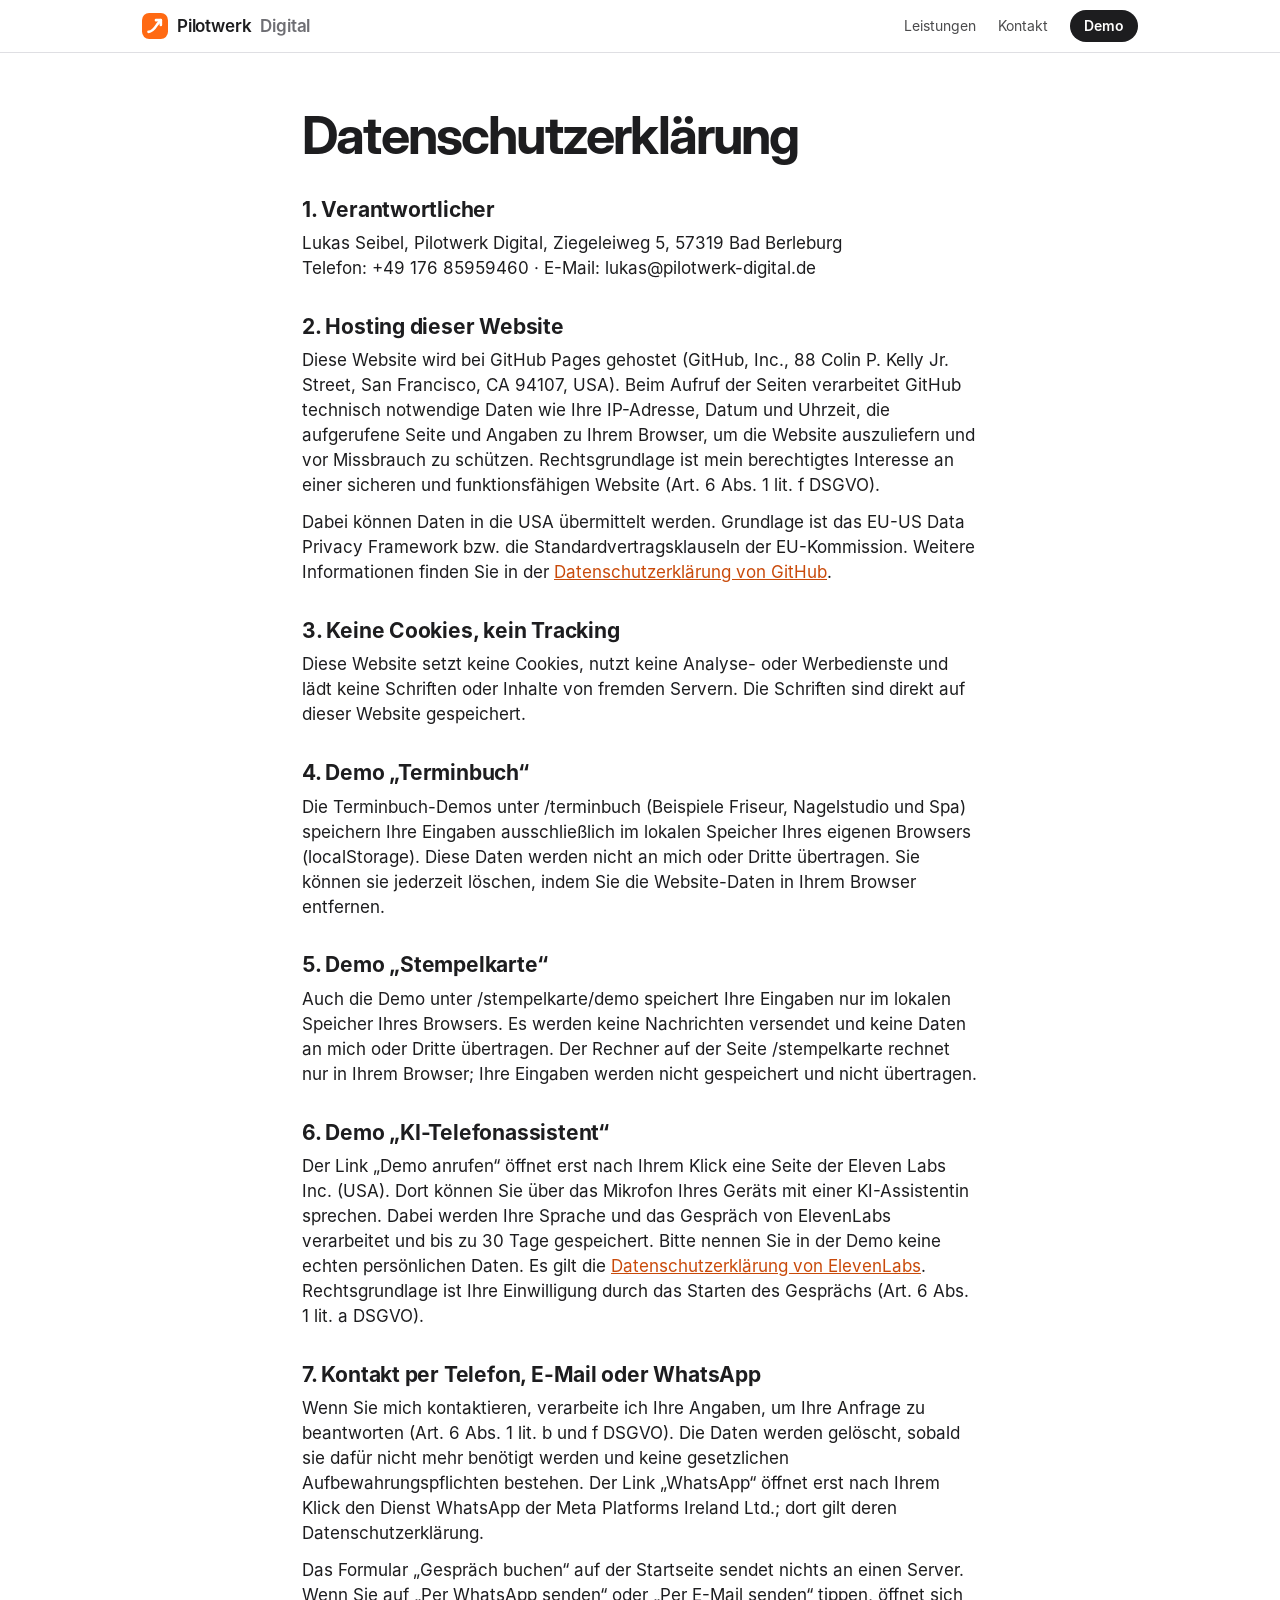
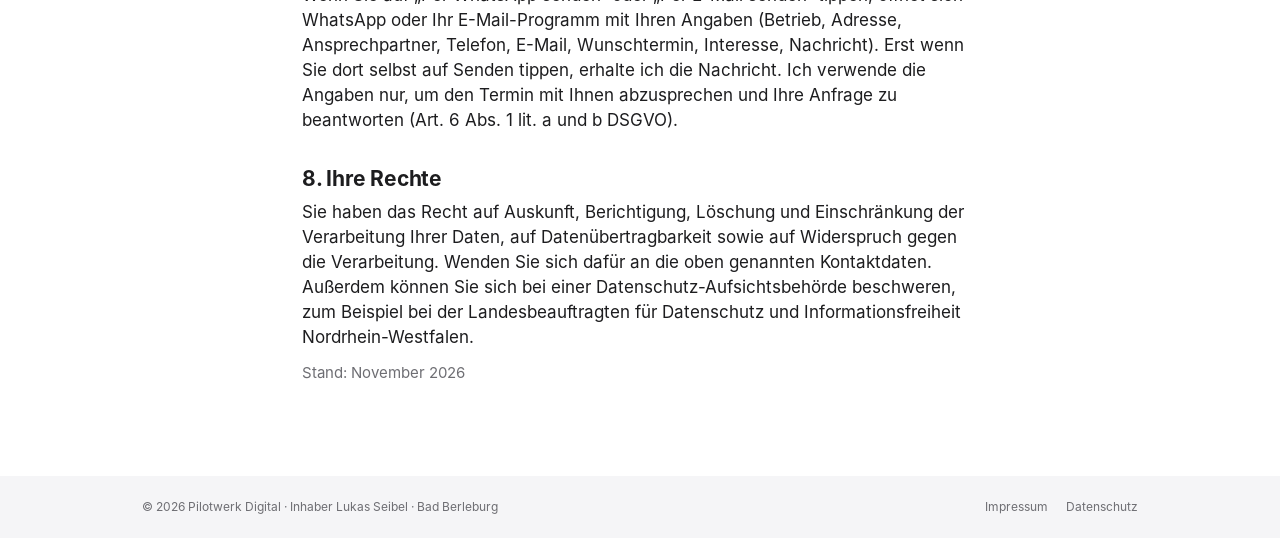
<file: datenschutz/index.html>
<!doctype html>
<html lang="de">
<head>
<meta charset="utf-8">
<meta name="viewport" content="width=device-width,initial-scale=1,viewport-fit=cover">
<title>Datenschutz – Pilotwerk Digital</title>
<meta name="robots" content="noindex">
<link rel="icon" href="/assets/favicon.svg" type="image/svg+xml">
<link rel="stylesheet" href="/assets/site.css">
</head>
<body>
<header class="nav">
  <div class="wrap nav-in">
    <a class="logo" href="/" aria-label="Pilotwerk Digital, Startseite">
      <svg viewBox="0 0 40 40" aria-hidden="true"><rect class="mk-bg" width="40" height="40" rx="11"/><path class="mk-ar" d="M10 29 C 16 29, 20 23, 23.5 17.5 L 29 11" stroke-width="4" fill="none" stroke-linecap="round"/><path class="mk-ar" d="M21.5 11 H29 V18.5" stroke-width="4" fill="none" stroke-linecap="round" stroke-linejoin="round"/></svg>
      <span>Pilotwerk</span><em>Digital</em>
    </a>
    <nav class="links" aria-label="Hauptmenü"><a href="/#leistungen">Leistungen</a><a href="/#kontakt">Kontakt</a><a class="mini" href="/terminbuch/">Demo</a></nav>
  </div>
</header>
<main class="wrap legal">
  <h1>Datenschutzerklärung</h1>

  <h2>1. Verantwortlicher</h2>
  <p>Lukas Seibel, Pilotwerk Digital, Ziegeleiweg 5, 57319 Bad Berleburg<br>Telefon: +49 176 85959460 · E-Mail: lukas@pilotwerk-digital.de</p>

  <h2>2. Hosting dieser Website</h2>
  <p>Diese Website wird bei GitHub Pages gehostet (GitHub, Inc., 88 Colin P. Kelly Jr. Street, San Francisco, CA 94107, USA). Beim Aufruf der Seiten verarbeitet GitHub technisch notwendige Daten wie Ihre IP-Adresse, Datum und Uhrzeit, die aufgerufene Seite und Angaben zu Ihrem Browser, um die Website auszuliefern und vor Missbrauch zu schützen. Rechtsgrundlage ist mein berechtigtes Interesse an einer sicheren und funktionsfähigen Website (Art. 6 Abs. 1 lit. f DSGVO).</p>
  <p>Dabei können Daten in die USA übermittelt werden. Grundlage ist das EU-US Data Privacy Framework bzw. die Standardvertragsklauseln der EU-Kommission. Weitere Informationen finden Sie in der <a href="https://docs.github.com/de/site-policy/privacy-policies/github-general-privacy-statement" rel="noopener">Datenschutzerklärung von GitHub</a>.</p>

  <h2>3. Keine Cookies, kein Tracking</h2>
  <p>Diese Website setzt keine Cookies, nutzt keine Analyse- oder Werbedienste und lädt keine Schriften oder Inhalte von fremden Servern. Die Schriften sind direkt auf dieser Website gespeichert.</p>

  <h2>4. Demo „Terminbuch“</h2>
  <p>Die Terminbuch-Demos unter /terminbuch (Beispiele Friseur, Nagelstudio und Spa) speichern Ihre Eingaben ausschließlich im lokalen Speicher Ihres eigenen Browsers (localStorage). Diese Daten werden nicht an mich oder Dritte übertragen. Sie können sie jederzeit löschen, indem Sie die Website-Daten in Ihrem Browser entfernen.</p>

  <h2>5. Demo „Stempelkarte“</h2>
  <p>Auch die Demo unter /stempelkarte/demo speichert Ihre Eingaben nur im lokalen Speicher Ihres Browsers. Es werden keine Nachrichten versendet und keine Daten an mich oder Dritte übertragen. Der Rechner auf der Seite /stempelkarte rechnet nur in Ihrem Browser; Ihre Eingaben werden nicht gespeichert und nicht übertragen.</p>

  <h2>6. Demo „KI-Telefonassistent“</h2>
  <p>Der Link „Demo anrufen“ öffnet erst nach Ihrem Klick eine Seite der Eleven Labs Inc. (USA). Dort können Sie über das Mikrofon Ihres Geräts mit einer KI-Assistentin sprechen. Dabei werden Ihre Sprache und das Gespräch von ElevenLabs verarbeitet und bis zu 30 Tage gespeichert. Bitte nennen Sie in der Demo keine echten persönlichen Daten. Es gilt die <a href="https://elevenlabs.io/privacy-policy" rel="noopener">Datenschutzerklärung von ElevenLabs</a>. Rechtsgrundlage ist Ihre Einwilligung durch das Starten des Gesprächs (Art. 6 Abs. 1 lit. a DSGVO).</p>

  <h2>7. Kontakt per Telefon, E-Mail oder WhatsApp</h2>
  <p>Wenn Sie mich kontaktieren, verarbeite ich Ihre Angaben, um Ihre Anfrage zu beantworten (Art. 6 Abs. 1 lit. b und f DSGVO). Die Daten werden gelöscht, sobald sie dafür nicht mehr benötigt werden und keine gesetzlichen Aufbewahrungspflichten bestehen. Der Link „WhatsApp“ öffnet erst nach Ihrem Klick den Dienst WhatsApp der Meta Platforms Ireland Ltd.; dort gilt deren Datenschutzerklärung.</p>
  <p>Das Formular „Gespräch buchen“ auf der Startseite sendet nichts an einen Server. Wenn Sie auf „Per WhatsApp senden“ oder „Per E-Mail senden“ tippen, öffnet sich WhatsApp oder Ihr E-Mail-Programm mit Ihren Angaben (Betrieb, Adresse, Ansprechpartner, Telefon, E-Mail, Wunschtermin, Interesse, Nachricht). Erst wenn Sie dort selbst auf Senden tippen, erhalte ich die Nachricht. Ich verwende die Angaben nur, um den Termin mit Ihnen abzusprechen und Ihre Anfrage zu beantworten (Art. 6 Abs. 1 lit. a und b DSGVO).</p>

  <h2>8. Ihre Rechte</h2>
  <p>Sie haben das Recht auf Auskunft, Berichtigung, Löschung und Einschränkung der Verarbeitung Ihrer Daten, auf Datenübertragbarkeit sowie auf Widerspruch gegen die Verarbeitung. Wenden Sie sich dafür an die oben genannten Kontaktdaten. Außerdem können Sie sich bei einer Datenschutz-Aufsichtsbehörde beschweren, zum Beispiel bei der Landesbeauftragten für Datenschutz und Informationsfreiheit Nordrhein-Westfalen.</p>

  <p class="muted">Stand: November 2026</p>
</main>
<footer>
  <div class="wrap">
    <span>© 2026 Pilotwerk Digital · Inhaber Lukas Seibel · Bad Berleburg</span>
    <nav aria-label="Rechtliches"><a href="/impressum/">Impressum</a><a href="/datenschutz/">Datenschutz</a></nav>
  </div>
</footer>
</body>
</html>
</file>
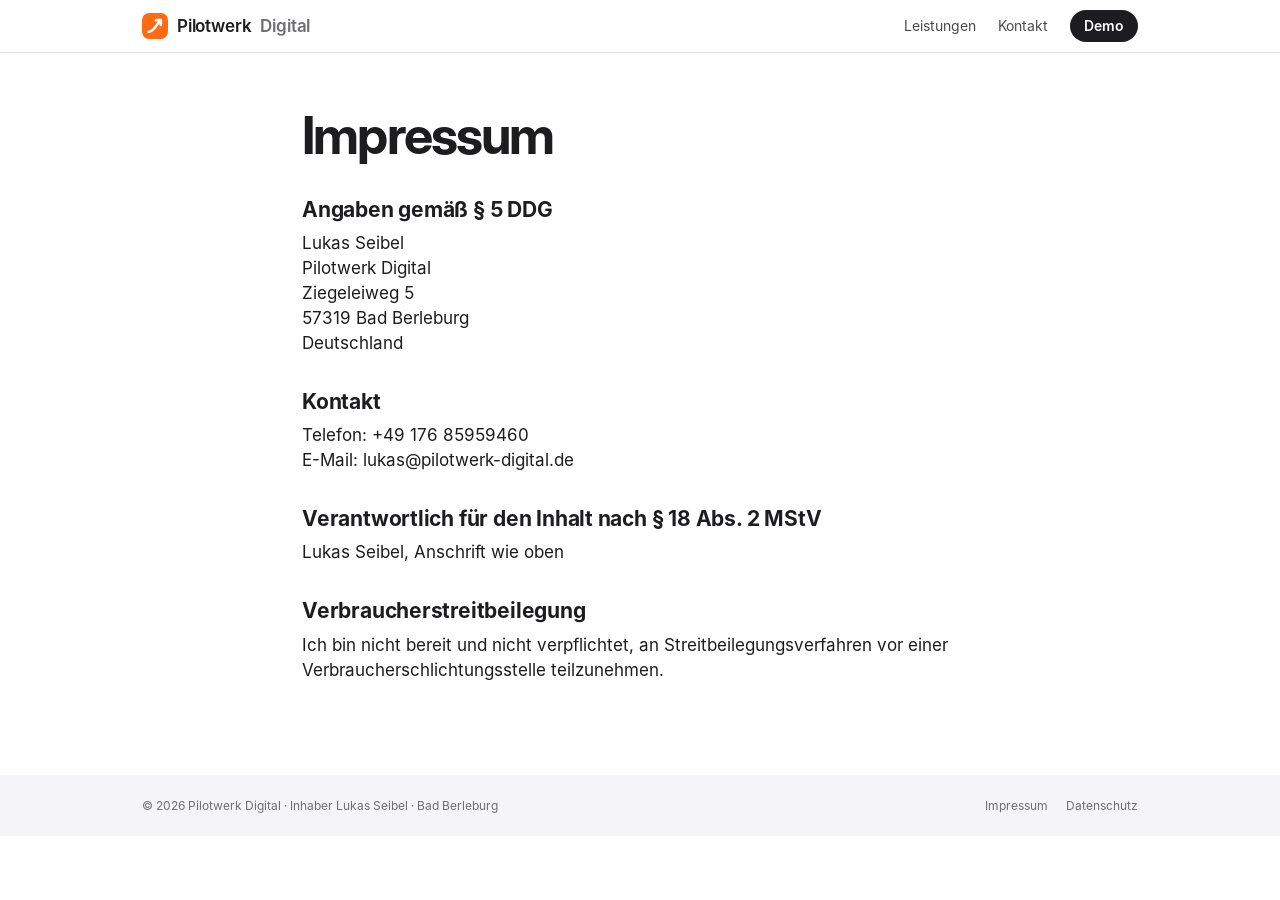
<file: impressum/index.html>
<!doctype html>
<html lang="de">
<head>
<meta charset="utf-8">
<meta name="viewport" content="width=device-width,initial-scale=1,viewport-fit=cover">
<title>Impressum – Pilotwerk Digital</title>
<meta name="robots" content="noindex">
<link rel="icon" href="/assets/favicon.svg" type="image/svg+xml">
<link rel="stylesheet" href="/assets/site.css">
</head>
<body>
<header class="nav">
  <div class="wrap nav-in">
    <a class="logo" href="/" aria-label="Pilotwerk Digital, Startseite">
      <svg viewBox="0 0 40 40" aria-hidden="true"><rect class="mk-bg" width="40" height="40" rx="11"/><path class="mk-ar" d="M10 29 C 16 29, 20 23, 23.5 17.5 L 29 11" stroke-width="4" fill="none" stroke-linecap="round"/><path class="mk-ar" d="M21.5 11 H29 V18.5" stroke-width="4" fill="none" stroke-linecap="round" stroke-linejoin="round"/></svg>
      <span>Pilotwerk</span><em>Digital</em>
    </a>
    <nav class="links" aria-label="Hauptmenü"><a href="/#leistungen">Leistungen</a><a href="/#kontakt">Kontakt</a><a class="mini" href="/terminbuch/">Demo</a></nav>
  </div>
</header>
<main class="wrap legal">
  <h1>Impressum</h1>
  <h2>Angaben gemäß § 5 DDG</h2>
  <p>Lukas Seibel<br>Pilotwerk Digital<br>Ziegeleiweg 5<br>57319 Bad Berleburg<br>Deutschland</p>
  <h2>Kontakt</h2>
  <p>Telefon: +49 176 85959460<br>E-Mail: lukas@pilotwerk-digital.de</p>
  <h2>Verantwortlich für den Inhalt nach § 18 Abs. 2 MStV</h2>
  <p>Lukas Seibel, Anschrift wie oben</p>
  <h2>Verbraucherstreitbeilegung</h2>
  <p>Ich bin nicht bereit und nicht verpflichtet, an Streitbeilegungsverfahren vor einer Verbraucherschlichtungsstelle teilzunehmen.</p>
</main>
<footer>
  <div class="wrap">
    <span>© 2026 Pilotwerk Digital · Inhaber Lukas Seibel · Bad Berleburg</span>
    <nav aria-label="Rechtliches"><a href="/impressum/">Impressum</a><a href="/datenschutz/">Datenschutz</a></nav>
  </div>
</footer>
</body>
</html>
</file>
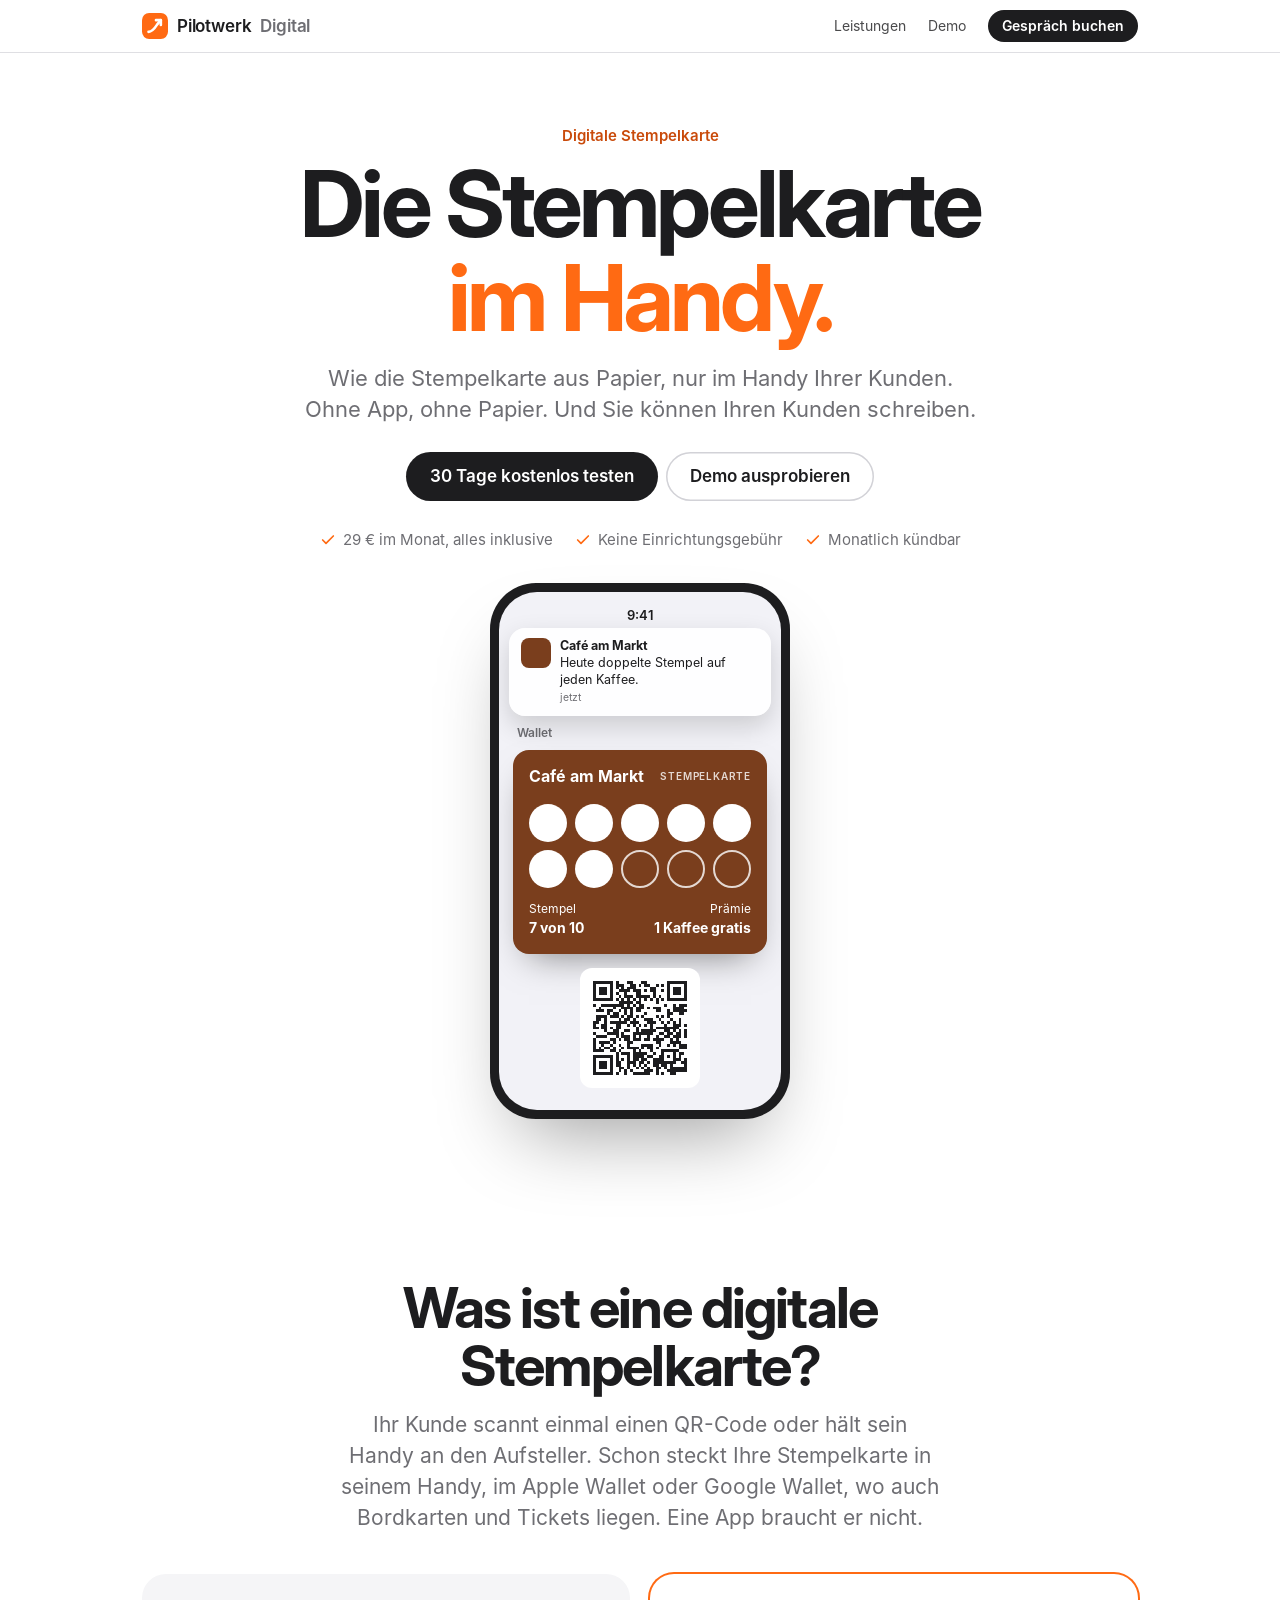
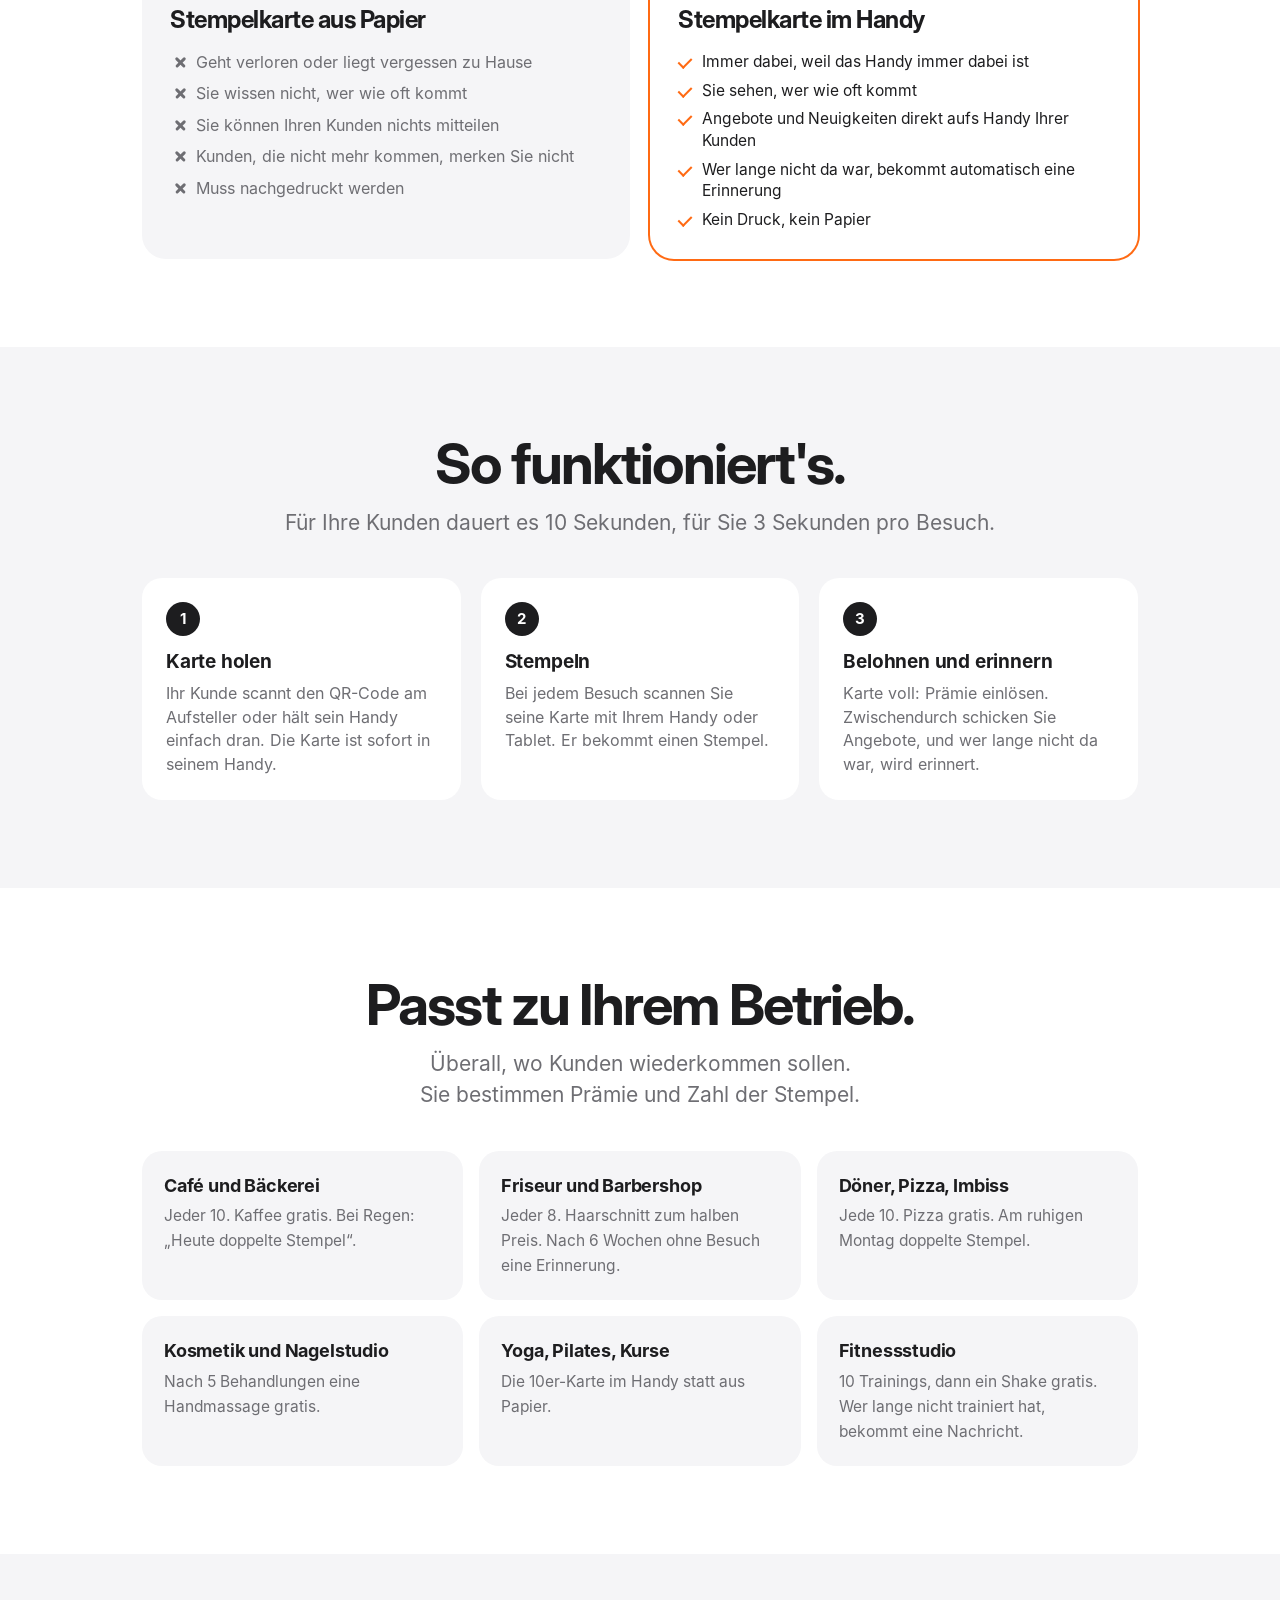
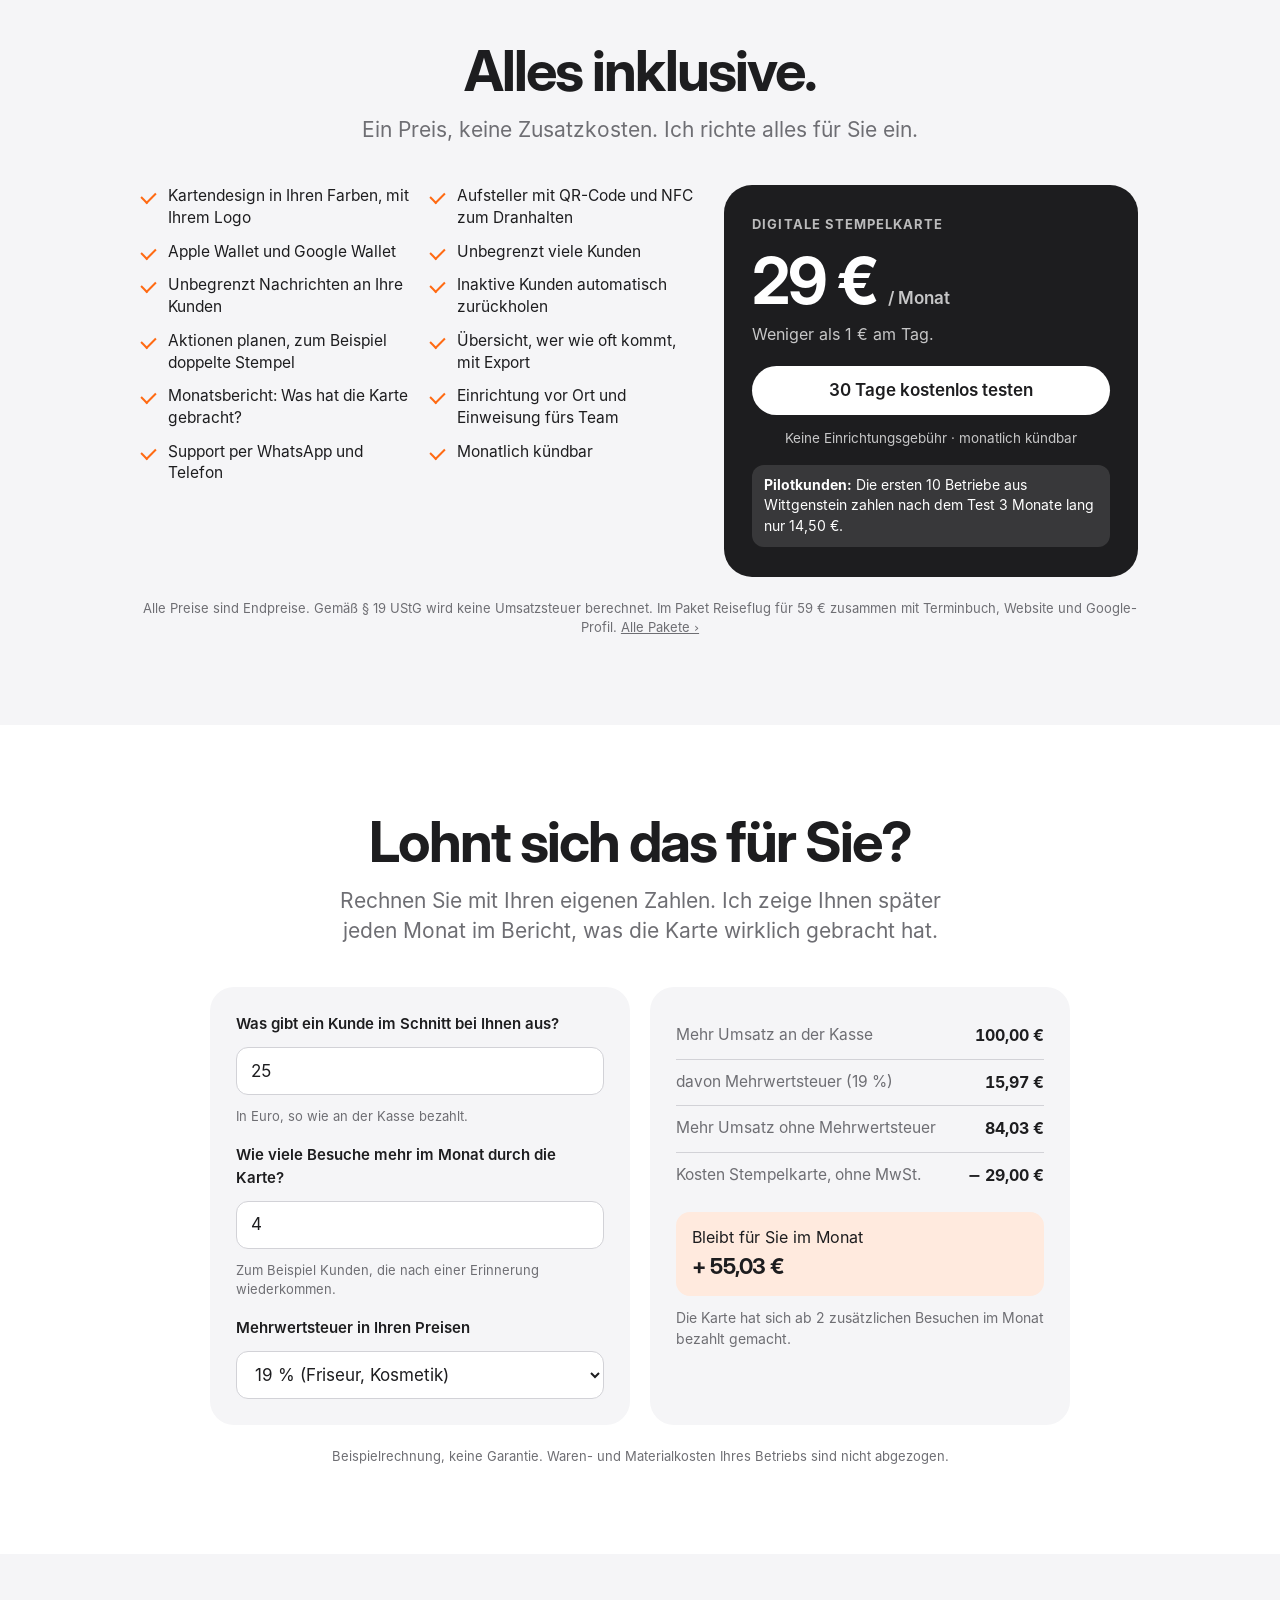
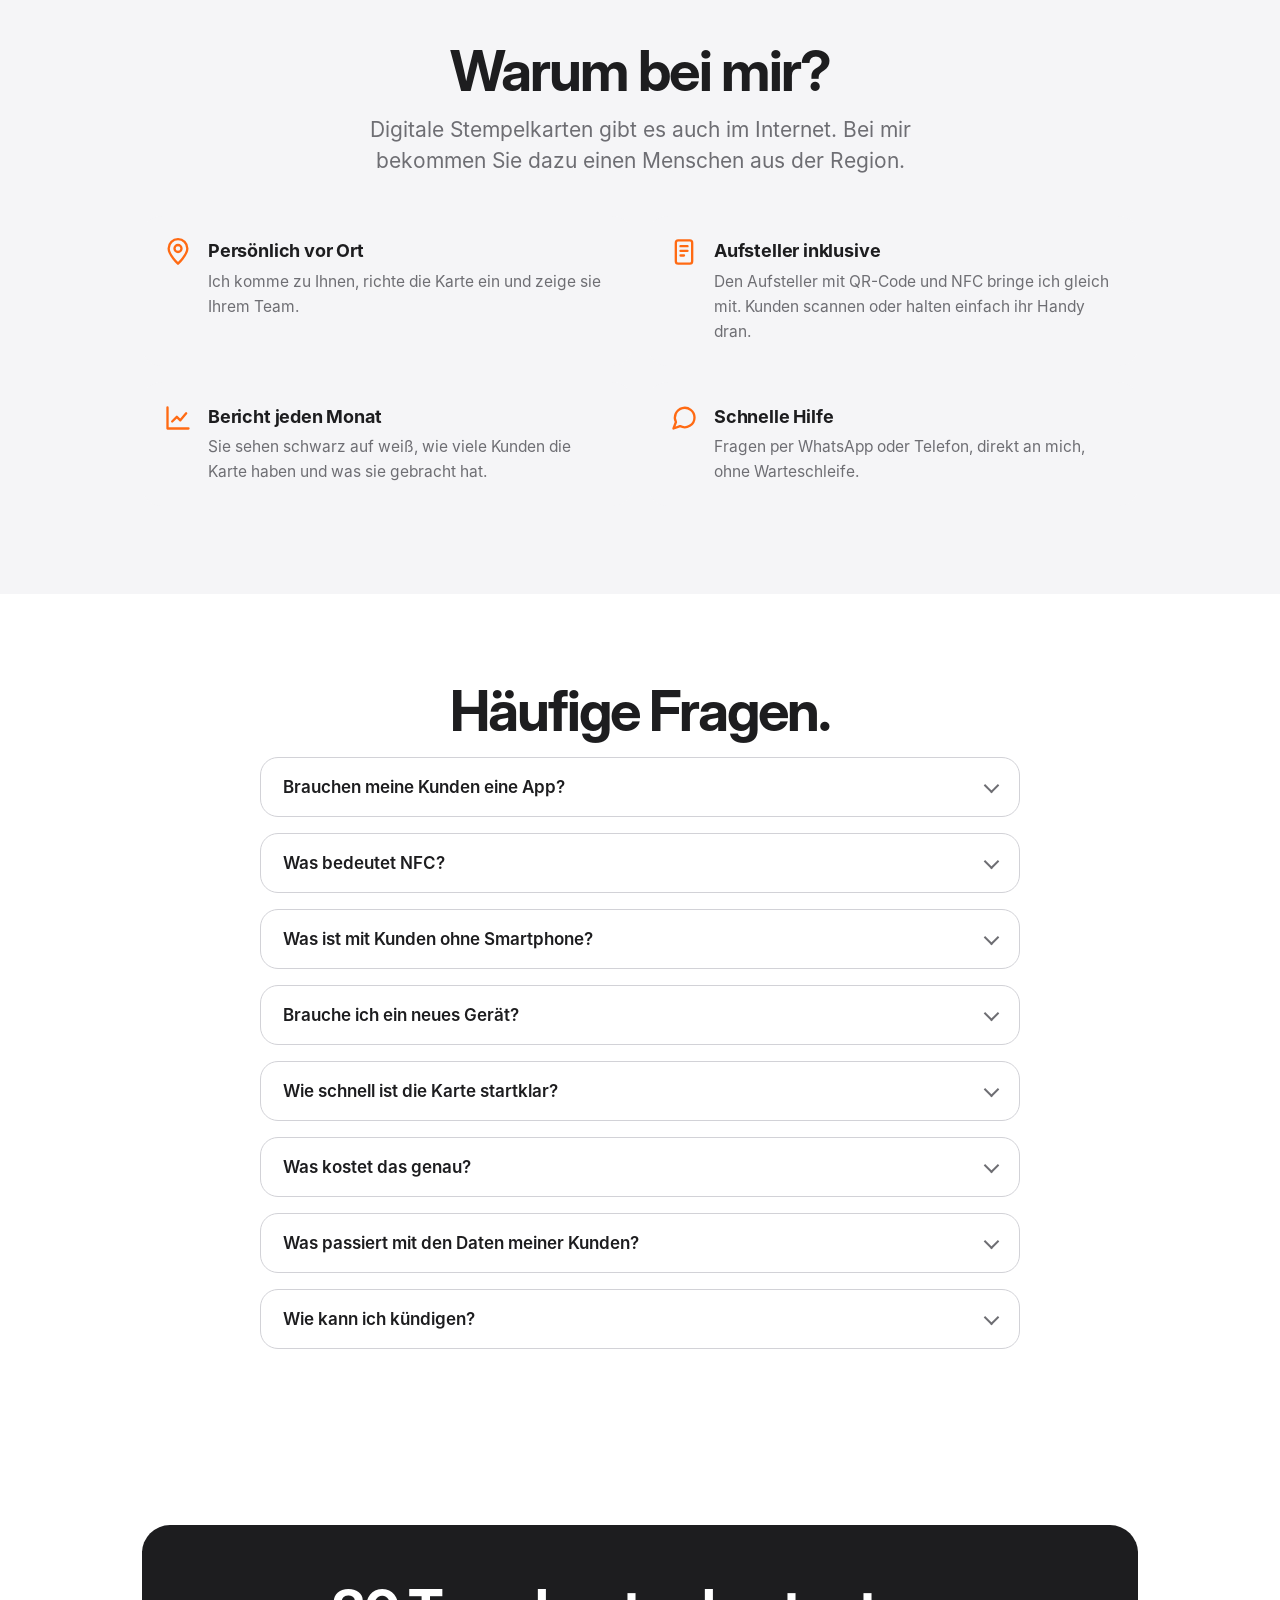
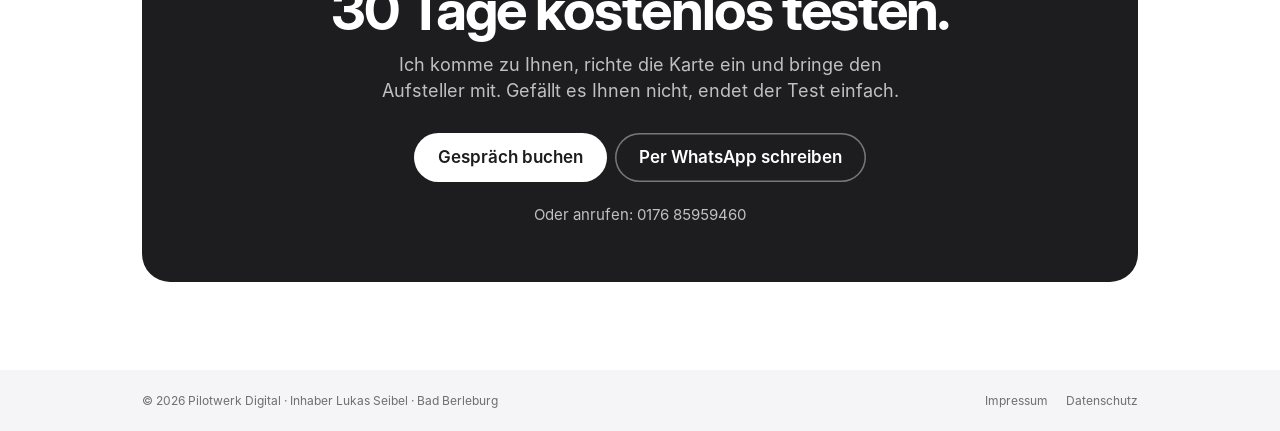
<file: stempelkarte/index.html>
<!doctype html>
<html lang="de">
<head>
<meta charset="utf-8">
<meta name="viewport" content="width=device-width,initial-scale=1,viewport-fit=cover">
<title>Digitale Stempelkarte – Pilotwerk Digital</title>
<meta name="description" content="Die Stempelkarte im Handy Ihrer Kunden: ohne App, für Apple Wallet und Google Wallet. 29 € im Monat, alles inklusive, 30 Tage kostenlos testen. Persönlich eingerichtet in Bad Berleburg und Wittgenstein.">
<link rel="canonical" href="https://pilotwerk-digital.de/stempelkarte/">
<meta name="theme-color" content="#FFFFFF" media="(prefers-color-scheme: light)">
<meta name="theme-color" content="#000000" media="(prefers-color-scheme: dark)">
<link rel="icon" href="/assets/favicon.svg" type="image/svg+xml">
<link rel="stylesheet" href="/assets/site.css">
<style>
/* Layout: centred hero with phone picture -> paper vs phone -> three steps (grey band) -> examples by trade -> everything included + price -> calculator (grey band) -> why local -> FAQ -> dark call to action. */
.sk-hero{padding-bottom:24px}
.sk-hero h1{max-width:12ch}
.sk-visual{display:flex;justify-content:center;padding:8px 0 72px}
.sk-phone{width:300px;max-width:100%;border-radius:46px;padding:9px;background:#1D1D1F;box-shadow:0 40px 80px -30px rgba(0,0,0,.4)}
.sk-screen{position:relative;border-radius:38px;background:#F2F2F7;color:#1D1D1F;padding:122px 14px 22px;min-height:470px;overflow:hidden}
.sk-time{position:absolute;top:14px;left:0;right:0;text-align:center;font-weight:600;font-size:13px}
.sk-push{position:absolute;left:10px;right:10px;top:36px;display:flex;gap:9px;align-items:flex-start;background:rgba(255,255,255,.95);border-radius:16px;padding:10px 12px;font-size:12.5px;line-height:1.35;box-shadow:0 10px 26px rgba(0,0,0,.16);text-align:left}
.sk-push i{flex:none;width:30px;height:30px;border-radius:8px;background:#7A3E1D}
.sk-push b{display:block;font-size:12.5px}
.sk-push small{color:#6E6E73}
.sk-lbl{font-size:12px;font-weight:600;color:#6E6E73;margin:10px 4px 8px;text-align:left}
.sk-card{border-radius:16px;background:#7A3E1D;color:#FFFFFF;padding:15px 16px;text-align:left;box-shadow:0 16px 34px -16px rgba(0,0,0,.5)}
.sk-card .r1{display:flex;justify-content:space-between;align-items:center;font-weight:700;font-size:16px}
.sk-card .r1 span{font-size:10px;letter-spacing:.08em;text-transform:uppercase;opacity:.8;font-weight:600}
.sk-stamps{display:grid;grid-template-columns:repeat(5,1fr);gap:8px;margin:16px 0 12px}
.sk-stamps i{aspect-ratio:1;border-radius:50%;border:2px solid rgba(255,255,255,.8)}
.sk-stamps i.on{background:#FFFFFF}
.sk-card .r2{display:flex;justify-content:space-between;font-size:12px;gap:10px}
.sk-card .r2 b{display:block;font-size:14px}
.sk-qr{margin:14px auto 0;width:120px;height:120px;border-radius:12px;background:#FFFFFF;padding:10px}
.sk-qr svg{display:block;width:100%;height:100%}

.sk h2{max-width:18ch}
.vs2{display:grid;grid-template-columns:repeat(2,minmax(0,1fr));gap:20px}
@media (max-width:760px){.vs2{grid-template-columns:1fr;gap:14px}}
.vs2 > div{border-radius:24px;padding:28px}
.vs2 .paper{background:var(--bg2)}
.vs2 .digital{background:var(--card);box-shadow:0 0 0 2px var(--accent)}
.vs2 h3{font-family:var(--display);font-size:24px;letter-spacing:-.02em;margin:0 0 14px}
.xs{list-style:none;margin:0;padding:0;display:flex;flex-direction:column;gap:9px;font-size:16px;line-height:1.4}
.xs li{position:relative;padding-left:26px;color:var(--muted)}
.xs li::before,.xs li::after{content:"";position:absolute;left:4px;top:10px;width:13px;height:2.5px;border-radius:2px;background:var(--muted)}
.xs li::before{transform:rotate(45deg)}
.xs li::after{transform:rotate(-45deg)}

.ex-grid{display:grid;grid-template-columns:repeat(3,minmax(0,1fr));gap:16px}
@media (max-width:900px){.ex-grid{grid-template-columns:repeat(2,minmax(0,1fr))}}
@media (max-width:560px){.ex-grid{grid-template-columns:1fr;gap:12px}}
.ex{background:var(--bg2);border-radius:20px;padding:22px}
.ex b{display:block;font-size:18px;letter-spacing:-.01em;margin-bottom:4px}
.ex span{color:var(--muted);font-size:15.5px}

.incl{display:grid;grid-template-columns:minmax(0,1.35fr) minmax(0,1fr);gap:24px;align-items:start}
@media (max-width:860px){.incl{grid-template-columns:1fr}}
.incl ul.feat{margin:0;display:grid;grid-template-columns:repeat(2,minmax(0,1fr));gap:12px 20px}
@media (max-width:560px){.incl ul.feat{grid-template-columns:1fr}}
.pricebox{background:var(--ink);color:var(--bg);border-radius:28px;padding:30px 28px;display:flex;flex-direction:column;gap:10px}
.pricebox .pb-k{font-size:13px;font-weight:700;letter-spacing:.08em;text-transform:uppercase;opacity:.7;margin:0}
.pricebox .pb-p{font-family:var(--display);font-weight:700;font-size:64px;line-height:1;letter-spacing:-.04em;margin:4px 0 0}
.pricebox .pb-p small{font-family:var(--font);font-size:17px;font-weight:500;letter-spacing:0;opacity:.75}
.pricebox .pb-s{margin:0;opacity:.75;font-size:16px}
.pricebox .btn{margin-top:10px;width:100%}
.pricebox .pb-f{margin:4px 0 0;font-size:13.5px;opacity:.75;text-align:center}
.pricebox .pb-pilot{margin:6px 0 0;padding:10px 12px;border-radius:12px;background:color-mix(in srgb,var(--bg) 12%,transparent);font-size:14px}

.calc{display:grid;grid-template-columns:minmax(0,1fr) minmax(0,1fr);gap:20px;max-width:860px;margin:0 auto}
@media (max-width:760px){.calc{grid-template-columns:1fr}}
.calc .in,.calc .out{background:var(--bg2);border-radius:24px;padding:26px}
.calc label{display:block;font-weight:600;font-size:15px;margin:0 0 6px}
.calc .fld{margin-bottom:18px}
.calc .fld:last-child{margin-bottom:0}
.calc input,.calc select{font:inherit;font-size:17px;width:100%;min-height:48px;border:1px solid var(--line);border-radius:12px;padding:10px 14px;background:var(--card);color:var(--ink)}
.calc input:focus-visible,.calc select:focus-visible{outline:3px solid var(--accent);outline-offset:1px}
.calc .hint{font-size:13px;color:var(--muted);margin:6px 0 0}
.calc .out .rows li b{font-size:16px}
.calc .res{margin:14px 0 0;padding:14px 16px;border-radius:14px;background:color-mix(in srgb,var(--accent) 14%,var(--card));font-size:16px}
.calc .res b{font-size:22px;font-family:var(--display);letter-spacing:-.02em;display:block}
.calc .res.neg{background:var(--card)}
.calc .be{margin:12px 0 0;font-size:14px;color:var(--muted)}

.why{display:grid;grid-template-columns:repeat(2,minmax(0,1fr));gap:16px}
@media (max-width:700px){.why{grid-template-columns:1fr;gap:12px}}
.why div{background:var(--bg2);border-radius:20px;padding:22px 22px 22px 66px;position:relative}
.why svg{position:absolute;left:22px;top:22px;width:28px;height:28px;color:var(--accent)}
.why b{display:block;font-size:18px;margin-bottom:4px;letter-spacing:-.01em}
.why span{color:var(--muted);font-size:15.5px}

.faq{max-width:760px;margin:0 auto}
.faq .more2 .in p{margin:0;color:var(--muted);font-size:16px}
.sk .contact2 .cta{margin-top:4px}
.sk .contact2 .btn.inv{background:var(--bg);color:var(--ink)}
</style>
</head>
<body class="home sk">
<header class="nav">
  <div class="wrap nav-in">
    <a class="logo" href="/" aria-label="Pilotwerk Digital, Startseite">
      <svg viewBox="0 0 40 40" aria-hidden="true"><rect class="mk-bg" width="40" height="40" rx="11"/><path class="mk-ar" d="M10 29 C 16 29, 20 23, 23.5 17.5 L 29 11" stroke-width="4" fill="none" stroke-linecap="round"/><path class="mk-ar" d="M21.5 11 H29 V18.5" stroke-width="4" fill="none" stroke-linecap="round" stroke-linejoin="round"/></svg>
      <span>Pilotwerk</span><em>Digital</em>
    </a>
    <nav class="links" aria-label="Hauptmenü"><a href="/#leistungen">Leistungen</a><a href="/stempelkarte/demo/">Demo</a><a class="mini" href="/?int=Digitale%20Stempelkarte#kontakt">Gespräch buchen</a></nav>
  </div>
</header>

<main>
  <div class="hero2 sk-hero">
    <div class="wrap">
      <p class="eyebrow">Digitale Stempelkarte</p>
      <h1>Die Stempelkarte <span class="accent">im Handy.</span></h1>
      <p class="sub">Wie die Stempelkarte aus Papier, nur im Handy Ihrer Kunden. Ohne App, ohne Papier. Und Sie können Ihren Kunden schreiben.</p>
      <div class="cta">
        <a class="btn solid" href="/?int=Digitale%20Stempelkarte#kontakt">30 Tage kostenlos testen</a>
        <a class="btn line" href="/stempelkarte/demo/">Demo ausprobieren</a>
      </div>
      <ul class="trust">
        <li><svg viewBox="0 0 24 24" aria-hidden="true" fill="none" stroke="currentColor" stroke-width="2.5" stroke-linecap="round" stroke-linejoin="round"><path d="M20 6 9 17l-5-5"/></svg>29 € im Monat, alles inklusive</li>
        <li><svg viewBox="0 0 24 24" aria-hidden="true" fill="none" stroke="currentColor" stroke-width="2.5" stroke-linecap="round" stroke-linejoin="round"><path d="M20 6 9 17l-5-5"/></svg>Keine Einrichtungsgebühr</li>
        <li><svg viewBox="0 0 24 24" aria-hidden="true" fill="none" stroke="currentColor" stroke-width="2.5" stroke-linecap="round" stroke-linejoin="round"><path d="M20 6 9 17l-5-5"/></svg>Monatlich kündbar</li>
      </ul>
    </div>
  </div>

  <div class="sk-visual" aria-label="Beispiel: Stempelkarte eines Cafés im Handy, darüber eine Nachricht an den Kunden" role="img">
    <div class="sk-phone" aria-hidden="true">
      <div class="sk-screen">
        <div class="sk-time">9:41</div>
        <div class="sk-push"><i></i><div><b>Café am Markt</b>Heute doppelte Stempel auf jeden Kaffee.<br><small>jetzt</small></div></div>
        <p class="sk-lbl">Wallet</p>
        <div class="sk-card">
          <div class="r1">Café am Markt <span>Stempelkarte</span></div>
          <div class="sk-stamps"><i class="on"></i><i class="on"></i><i class="on"></i><i class="on"></i><i class="on"></i><i class="on"></i><i class="on"></i><i></i><i></i><i></i></div>
          <div class="r2"><div>Stempel<b>7 von 10</b></div><div style="text-align:right">Prämie<b>1 Kaffee gratis</b></div></div>
        </div>
        <div class="sk-qr"><svg viewBox="-1 -1 35 35" shape-rendering="crispEdges"><path fill="#1D1D1F" d="M0 0h7v1h-7zM8 0h1v1h-1zM12 0h2v1h-2zM17 0h2v1h-2zM26 0h7v1h-7zM0 1h1v1h-1zM6 1h1v1h-1zM8 1h3v1h-3zM13 1h2v1h-2zM16 1h1v1h-1zM18 1h2v1h-2zM22 1h1v1h-1zM24 1h1v1h-1zM26 1h1v1h-1zM32 1h1v1h-1zM0 2h1v1h-1zM2 2h3v1h-3zM6 2h1v1h-1zM8 2h1v1h-1zM10 2h1v1h-1zM12 2h3v1h-3zM20 2h2v1h-2zM26 2h1v1h-1zM28 2h3v1h-3zM32 2h1v1h-1zM0 3h1v1h-1zM2 3h3v1h-3zM6 3h1v1h-1zM9 3h4v1h-4zM14 3h3v1h-3zM18 3h1v1h-1zM20 3h2v1h-2zM24 3h1v1h-1zM26 3h1v1h-1zM28 3h3v1h-3zM32 3h1v1h-1zM0 4h1v1h-1zM2 4h3v1h-3zM6 4h1v1h-1zM8 4h1v1h-1zM11 4h1v1h-1zM15 4h2v1h-2zM21 4h1v1h-1zM26 4h1v1h-1zM28 4h3v1h-3zM32 4h1v1h-1zM0 5h1v1h-1zM6 5h1v1h-1zM9 5h1v1h-1zM11 5h3v1h-3zM15 5h5v1h-5zM21 5h1v1h-1zM23 5h1v1h-1zM26 5h1v1h-1zM32 5h1v1h-1zM0 6h7v1h-7zM8 6h1v1h-1zM10 6h1v1h-1zM12 6h1v1h-1zM14 6h1v1h-1zM16 6h1v1h-1zM18 6h1v1h-1zM20 6h1v1h-1zM22 6h1v1h-1zM24 6h1v1h-1zM26 6h7v1h-7zM9 7h5v1h-5zM15 7h2v1h-2zM22 7h1v1h-1zM0 8h1v1h-1zM3 8h8v1h-8zM12 8h1v1h-1zM14 8h1v1h-1zM16 8h2v1h-2zM25 8h1v1h-1zM28 8h1v1h-1zM30 8h3v1h-3zM2 9h1v1h-1zM7 9h1v1h-1zM10 9h4v1h-4zM15 9h3v1h-3zM19 9h1v1h-1zM21 9h3v1h-3zM28 9h4v1h-4zM1 10h3v1h-3zM5 10h2v1h-2zM9 10h1v1h-1zM11 10h1v1h-1zM13 10h1v1h-1zM15 10h2v1h-2zM22 10h2v1h-2zM26 10h1v1h-1zM28 10h5v1h-5zM5 11h1v1h-1zM7 11h2v1h-2zM11 11h1v1h-1zM13 11h1v1h-1zM18 11h1v1h-1zM26 11h2v1h-2zM30 11h2v1h-2zM1 12h4v1h-4zM6 12h3v1h-3zM10 12h1v1h-1zM12 12h2v1h-2zM15 12h1v1h-1zM17 12h1v1h-1zM22 12h1v1h-1zM24 12h1v1h-1zM26 12h1v1h-1zM1 13h2v1h-2zM4 13h1v1h-1zM9 13h1v1h-1zM11 13h2v1h-2zM14 13h1v1h-1zM18 13h3v1h-3zM23 13h1v1h-1zM27 13h1v1h-1zM30 13h1v1h-1zM0 14h2v1h-2zM4 14h1v1h-1zM6 14h6v1h-6zM13 14h3v1h-3zM19 14h3v1h-3zM24 14h1v1h-1zM26 14h1v1h-1zM28 14h1v1h-1zM30 14h1v1h-1zM0 15h1v1h-1zM3 15h2v1h-2zM8 15h2v1h-2zM12 15h1v1h-1zM14 15h1v1h-1zM16 15h1v1h-1zM18 15h1v1h-1zM20 15h1v1h-1zM25 15h1v1h-1zM28 15h3v1h-3zM32 15h1v1h-1zM0 16h2v1h-2zM3 16h2v1h-2zM6 16h1v1h-1zM8 16h2v1h-2zM15 16h1v1h-1zM20 16h1v1h-1zM22 16h8v1h-8zM4 17h1v1h-1zM7 17h2v1h-2zM11 17h2v1h-2zM15 17h1v1h-1zM17 17h5v1h-5zM25 17h2v1h-2zM28 17h1v1h-1zM30 17h1v1h-1zM32 17h1v1h-1zM0 18h1v1h-1zM5 18h4v1h-4zM10 18h1v1h-1zM14 18h7v1h-7zM23 18h2v1h-2zM26 18h2v1h-2zM29 18h2v1h-2zM32 18h1v1h-1zM1 19h4v1h-4zM8 19h1v1h-1zM10 19h3v1h-3zM14 19h1v1h-1zM16 19h1v1h-1zM19 19h1v1h-1zM22 19h1v1h-1zM25 19h2v1h-2zM28 19h3v1h-3zM32 19h1v1h-1zM0 20h1v1h-1zM6 20h2v1h-2zM9 20h1v1h-1zM11 20h2v1h-2zM14 20h3v1h-3zM18 20h2v1h-2zM21 20h4v1h-4zM27 20h1v1h-1zM29 20h1v1h-1zM0 21h1v1h-1zM2 21h4v1h-4zM7 21h1v1h-1zM12 21h2v1h-2zM22 21h2v1h-2zM27 21h4v1h-4zM0 22h1v1h-1zM3 22h1v1h-1zM6 22h1v1h-1zM9 22h1v1h-1zM12 22h1v1h-1zM17 22h4v1h-4zM23 22h1v1h-1zM26 22h1v1h-1zM28 22h1v1h-1zM30 22h3v1h-3zM0 23h1v1h-1zM2 23h1v1h-1zM4 23h2v1h-2zM7 23h1v1h-1zM10 23h1v1h-1zM12 23h4v1h-4zM17 23h1v1h-1zM19 23h2v1h-2zM22 23h1v1h-1zM30 23h3v1h-3zM0 24h4v1h-4zM6 24h2v1h-2zM9 24h1v1h-1zM14 24h1v1h-1zM16 24h1v1h-1zM20 24h1v1h-1zM24 24h6v1h-6zM8 25h1v1h-1zM10 25h3v1h-3zM14 25h5v1h-5zM21 25h1v1h-1zM24 25h1v1h-1zM28 25h1v1h-1zM30 25h2v1h-2zM0 26h7v1h-7zM8 26h1v1h-1zM12 26h1v1h-1zM14 26h4v1h-4zM19 26h2v1h-2zM23 26h2v1h-2zM26 26h1v1h-1zM28 26h1v1h-1zM30 26h1v1h-1zM0 27h1v1h-1zM6 27h1v1h-1zM8 27h1v1h-1zM10 27h1v1h-1zM12 27h1v1h-1zM14 27h2v1h-2zM17 27h2v1h-2zM21 27h4v1h-4zM28 27h3v1h-3zM32 27h1v1h-1zM0 28h1v1h-1zM2 28h3v1h-3zM6 28h1v1h-1zM8 28h2v1h-2zM12 28h3v1h-3zM16 28h2v1h-2zM19 28h1v1h-1zM21 28h8v1h-8zM31 28h2v1h-2zM0 29h1v1h-1zM2 29h3v1h-3zM6 29h1v1h-1zM8 29h2v1h-2zM12 29h1v1h-1zM14 29h1v1h-1zM16 29h1v1h-1zM18 29h1v1h-1zM21 29h2v1h-2zM24 29h2v1h-2zM27 29h1v1h-1zM32 29h1v1h-1zM0 30h1v1h-1zM2 30h3v1h-3zM6 30h1v1h-1zM9 30h2v1h-2zM12 30h1v1h-1zM15 30h1v1h-1zM17 30h1v1h-1zM19 30h1v1h-1zM22 30h2v1h-2zM25 30h1v1h-1zM27 30h6v1h-6zM0 31h1v1h-1zM6 31h1v1h-1zM9 31h1v1h-1zM11 31h1v1h-1zM13 31h1v1h-1zM18 31h3v1h-3zM22 31h1v1h-1zM26 31h7v1h-7zM0 32h7v1h-7zM8 32h1v1h-1zM11 32h1v1h-1zM14 32h6v1h-6zM22 32h1v1h-1zM24 32h1v1h-1zM27 32h2v1h-2z"/></svg></div>
      </div>
    </div>
  </div>

  <section id="was">
    <div class="wrap">
      <div class="center">
        <h2>Was ist eine digitale Stempelkarte?</h2>
        <p class="lead">Ihr Kunde scannt einmal einen QR-Code oder hält sein Handy an den Aufsteller. Schon steckt Ihre Stempelkarte in seinem Handy, im Apple Wallet oder Google Wallet, wo auch Bordkarten und Tickets liegen. Eine App braucht er nicht.</p>
      </div>
      <div class="vs2">
        <div class="paper">
          <h3>Stempelkarte aus Papier</h3>
          <ul class="xs">
            <li>Geht verloren oder liegt vergessen zu Hause</li>
            <li>Sie wissen nicht, wer wie oft kommt</li>
            <li>Sie können Ihren Kunden nichts mitteilen</li>
            <li>Kunden, die nicht mehr kommen, merken Sie nicht</li>
            <li>Muss nachgedruckt werden</li>
          </ul>
        </div>
        <div class="digital">
          <h3>Stempelkarte im Handy</h3>
          <ul class="ticks">
            <li>Immer dabei, weil das Handy immer dabei ist</li>
            <li>Sie sehen, wer wie oft kommt</li>
            <li>Angebote und Neuigkeiten direkt aufs Handy Ihrer Kunden</li>
            <li>Wer lange nicht da war, bekommt automatisch eine Erinnerung</li>
            <li>Kein Druck, kein Papier</li>
          </ul>
        </div>
      </div>
    </div>
  </section>

  <section class="alt" id="ablauf">
    <div class="wrap">
      <div class="center">
        <h2>So funktioniert's.</h2>
        <p class="lead">Für Ihre Kunden dauert es 10 Sekunden, für Sie 3 Sekunden pro Besuch.</p>
      </div>
      <ol class="steps2">
        <li><span class="n">1</span><b>Karte holen</b><span>Ihr Kunde scannt den QR-Code am Aufsteller oder hält sein Handy einfach dran. Die Karte ist sofort in seinem Handy.</span></li>
        <li><span class="n">2</span><b>Stempeln</b><span>Bei jedem Besuch scannen Sie seine Karte mit Ihrem Handy oder Tablet. Er bekommt einen Stempel.</span></li>
        <li><span class="n">3</span><b>Belohnen und erinnern</b><span>Karte voll: Prämie einlösen. Zwischendurch schicken Sie Angebote, und wer lange nicht da war, wird erinnert.</span></li>
      </ol>
    </div>
  </section>

  <section id="beispiele">
    <div class="wrap">
      <div class="center">
        <h2>Passt zu Ihrem Betrieb.</h2>
        <p class="lead">Überall, wo Kunden wiederkommen sollen. Sie bestimmen Prämie und Zahl der Stempel.</p>
      </div>
      <div class="ex-grid">
        <div class="ex"><b>Café und Bäckerei</b><span>Jeder 10. Kaffee gratis. Bei Regen: „Heute doppelte Stempel“.</span></div>
        <div class="ex"><b>Friseur und Barbershop</b><span>Jeder 8. Haarschnitt zum halben Preis. Nach 6 Wochen ohne Besuch eine Erinnerung.</span></div>
        <div class="ex"><b>Döner, Pizza, Imbiss</b><span>Jede 10. Pizza gratis. Am ruhigen Montag doppelte Stempel.</span></div>
        <div class="ex"><b>Kosmetik und Nagelstudio</b><span>Nach 5 Behandlungen eine Handmassage gratis.</span></div>
        <div class="ex"><b>Yoga, Pilates, Kurse</b><span>Die 10er-Karte im Handy statt aus Papier.</span></div>
        <div class="ex"><b>Fitnessstudio</b><span>10 Trainings, dann ein Shake gratis. Wer lange nicht trainiert hat, bekommt eine Nachricht.</span></div>
      </div>
    </div>
  </section>

  <section class="alt" id="preis">
    <div class="wrap">
      <div class="center">
        <h2>Alles inklusive.</h2>
        <p class="lead">Ein Preis, keine Zusatzkosten. Ich richte alles für Sie ein.</p>
      </div>
      <div class="incl">
        <ul class="feat">
          <li>Kartendesign in Ihren Farben, mit Ihrem Logo</li>
          <li>Aufsteller mit QR-Code und NFC zum Dranhalten</li>
          <li>Apple Wallet und Google Wallet</li>
          <li>Unbegrenzt viele Kunden</li>
          <li>Unbegrenzt Nachrichten an Ihre Kunden</li>
          <li>Inaktive Kunden automatisch zurückholen</li>
          <li>Aktionen planen, zum Beispiel doppelte Stempel</li>
          <li>Übersicht, wer wie oft kommt, mit Export</li>
          <li>Monatsbericht: Was hat die Karte gebracht?</li>
          <li>Einrichtung vor Ort und Einweisung fürs Team</li>
          <li>Support per WhatsApp und Telefon</li>
          <li>Monatlich kündbar</li>
        </ul>
        <div class="pricebox">
          <p class="pb-k">Digitale Stempelkarte</p>
          <p class="pb-p">29 € <small>/ Monat</small></p>
          <p class="pb-s">Weniger als 1 € am Tag.</p>
          <a class="btn inv" href="/?int=Digitale%20Stempelkarte#kontakt">30 Tage kostenlos testen</a>
          <p class="pb-f">Keine Einrichtungsgebühr · monatlich kündbar</p>
          <p class="pb-pilot"><b>Pilotkunden:</b> Die ersten 10 Betriebe aus Wittgenstein zahlen nach dem Test 3 Monate lang nur 14,50 €.</p>
        </div>
      </div>
      <p class="fine">Alle Preise sind Endpreise. Gemäß § 19 UStG wird keine Umsatzsteuer berechnet. Im Paket Reiseflug für 59 € zusammen mit Terminbuch, Website und Google-Profil. <a href="/#preise">Alle Pakete ›</a></p>
    </div>
  </section>

  <section id="rechner">
    <div class="wrap">
      <div class="center">
        <h2>Lohnt sich das für Sie?</h2>
        <p class="lead">Rechnen Sie mit Ihren eigenen Zahlen. Ich zeige Ihnen später jeden Monat im Bericht, was die Karte wirklich gebracht hat.</p>
      </div>
      <div class="calc">
        <div class="in">
          <div class="fld"><label for="cBon">Was gibt ein Kunde im Schnitt bei Ihnen aus?</label><input id="cBon" type="number" inputmode="decimal" min="1" step="0.5" value="25"><p class="hint">In Euro, so wie an der Kasse bezahlt.</p></div>
          <div class="fld"><label for="cMehr">Wie viele Besuche mehr im Monat durch die Karte?</label><input id="cMehr" type="number" inputmode="numeric" min="0" step="1" value="4"><p class="hint">Zum Beispiel Kunden, die nach einer Erinnerung wiederkommen.</p></div>
          <div class="fld"><label for="cMwst">Mehrwertsteuer in Ihren Preisen</label><select id="cMwst"><option value="19" selected>19 % (Friseur, Kosmetik)</option><option value="7">7 % (Speisen zum Mitnehmen)</option><option value="0">keine (Kleinunternehmer)</option></select></div>
        </div>
        <div class="out" aria-live="polite">
          <ul class="rows">
            <li><span>Mehr Umsatz an der Kasse</span><b id="oBrutto">100,00 €</b></li>
            <li><span id="oMwstL">davon Mehrwertsteuer (19&nbsp;%)</span><b id="oMwst">15,97 €</b></li>
            <li><span>Mehr Umsatz ohne Mehrwertsteuer</span><b id="oNetto">84,03 €</b></li>
            <li><span>Kosten Stempelkarte, ohne MwSt.</span><b>− 29,00 €</b></li>
          </ul>
          <p class="res" id="oRes"><span>Bleibt für Sie im Monat</span><b id="oPlus">+ 55,03 €</b></p>
          <p class="be" id="oBe">Die Karte hat sich ab 2 zusätzlichen Besuchen im Monat bezahlt gemacht.</p>
        </div>
      </div>
      <p class="fine">Beispielrechnung, keine Garantie. Waren- und Materialkosten Ihres Betriebs sind nicht abgezogen.</p>
    </div>
  </section>

  <section class="alt" id="warum">
    <div class="wrap">
      <div class="center">
        <h2>Warum bei mir?</h2>
        <p class="lead">Digitale Stempelkarten gibt es auch im Internet. Bei mir bekommen Sie dazu einen Menschen aus der Region.</p>
      </div>
      <div class="why">
        <div><svg viewBox="0 0 24 24" aria-hidden="true" fill="none" stroke="currentColor" stroke-width="2" stroke-linecap="round" stroke-linejoin="round"><path d="M12 22s-8-7.6-8-13a8 8 0 0 1 16 0c0 5.4-8 13-8 13z"/><circle cx="12" cy="9" r="3"/></svg><b>Persönlich vor Ort</b><span>Ich komme zu Ihnen, richte die Karte ein und zeige sie Ihrem Team.</span></div>
        <div><svg viewBox="0 0 24 24" aria-hidden="true" fill="none" stroke="currentColor" stroke-width="2" stroke-linecap="round" stroke-linejoin="round"><rect x="5" y="2" width="14" height="20" rx="2"/><path d="M9 7h6M9 11h6M9 15h3"/></svg><b>Aufsteller inklusive</b><span>Den Aufsteller mit QR-Code und NFC bringe ich gleich mit. Kunden scannen oder halten einfach ihr Handy dran.</span></div>
        <div><svg viewBox="0 0 24 24" aria-hidden="true" fill="none" stroke="currentColor" stroke-width="2" stroke-linecap="round" stroke-linejoin="round"><path d="M3 3v18h18"/><path d="m7 15 4-4 3 3 5-6"/></svg><b>Bericht jeden Monat</b><span>Sie sehen schwarz auf weiß, wie viele Kunden die Karte haben und was sie gebracht hat.</span></div>
        <div><svg viewBox="0 0 24 24" aria-hidden="true" fill="none" stroke="currentColor" stroke-width="2" stroke-linecap="round" stroke-linejoin="round"><path d="M21 11.5a8.4 8.4 0 0 1-12.4 7.4L3 21l2.1-5.6A8.4 8.4 0 1 1 21 11.5z"/></svg><b>Schnelle Hilfe</b><span>Fragen per WhatsApp oder Telefon, direkt an mich, ohne Warteschleife.</span></div>
      </div>
    </div>
  </section>

  <section id="fragen">
    <div class="wrap">
      <div class="center">
        <h2>Häufige Fragen.</h2>
      </div>
      <div class="faq">
        <details class="more2"><summary>Brauchen meine Kunden eine App?</summary><div class="in"><p>Nein. Apple Wallet ist auf jedem iPhone, Google Wallet auf den meisten Android-Handys. Ihr Kunde scannt nur den QR-Code mit der Kamera oder hält sein Handy an den Aufsteller.</p></div></details>
        <details class="more2"><summary>Was bedeutet NFC?</summary><div class="in"><p>NFC ist die Technik, mit der Sie auch kontaktlos bezahlen. Im Aufsteller steckt ein kleiner Chip: Ihr Kunde hält sein Handy dran, und es öffnet sich die Seite, auf der er die Karte mit einem Tipp hinzufügt. Ganz ohne Kamera. Das geht mit iPhones ab dem iPhone XS und den meisten Android-Handys. Für alle anderen ist der QR-Code daneben.</p></div></details>
        <details class="more2"><summary>Was ist mit Kunden ohne Smartphone?</summary><div class="in"><p>Für sie können Sie Ihre Papierkarte einfach weiter benutzen. Beides geht nebeneinander.</p></div></details>
        <details class="more2"><summary>Brauche ich ein neues Gerät?</summary><div class="in"><p>Nein. Zum Stempeln reicht Ihr Handy oder Tablet mit Kamera.</p></div></details>
        <details class="more2"><summary>Wie schnell ist die Karte startklar?</summary><div class="in"><p>Wir legen beim Termin Farben, Logo und Prämie fest. Danach richte ich alles ein, bringe den Aufsteller vorbei und zeige es Ihrem Team.</p></div></details>
        <details class="more2"><summary>Was kostet das genau?</summary><div class="in"><p>29 € im Monat, alles inklusive. Keine Einrichtungsgebühr. Die ersten 30 Tage sind kostenlos. Gemäß § 19 UStG wird keine Umsatzsteuer berechnet, 29 € sind der Endpreis.</p></div></details>
        <details class="more2"><summary>Was passiert mit den Daten meiner Kunden?</summary><div class="in"><p>Ihre Kunden melden sich freiwillig an und können die Karte jederzeit löschen. Gespeichert wird nur, was für Stempel und Nachrichten nötig ist.</p></div></details>
        <details class="more2"><summary>Wie kann ich kündigen?</summary><div class="in"><p>Jederzeit zum Monatsende, per WhatsApp, E-Mail oder Telefon.</p></div></details>
      </div>
    </div>
  </section>

  <section id="start">
    <div class="wrap">
      <div class="contact2">
        <h2>30 Tage kostenlos testen.</h2>
        <p>Ich komme zu Ihnen, richte die Karte ein und bringe den Aufsteller mit. Gefällt es Ihnen nicht, endet der Test einfach.</p>
        <div class="cta">
          <a class="btn inv" href="/?int=Digitale%20Stempelkarte#kontakt">Gespräch buchen</a>
          <a class="btn ghost" href="https://wa.me/4917685959460?text=Hallo%20Lukas%2C%20ich%20interessiere%20mich%20f%C3%BCr%20die%20digitale%20Stempelkarte." target="_blank" rel="noopener">Per WhatsApp schreiben</a>
        </div>
        <p class="num">Oder anrufen: <a href="tel:+4917685959460">0176 85959460</a></p>
      </div>
    </div>
  </section>
</main>

<footer>
  <div class="wrap">
    <span>© 2026 Pilotwerk Digital · Inhaber Lukas Seibel · Bad Berleburg</span>
    <nav aria-label="Rechtliches"><a href="/impressum/">Impressum</a><a href="/datenschutz/">Datenschutz</a></nav>
  </div>
</footer>

<script>
(function(){
  var bon=document.getElementById('cBon'),mehr=document.getElementById('cMehr'),mw=document.getElementById('cMwst');
  var fmt=function(n){return n.toLocaleString('de-DE',{minimumFractionDigits:2,maximumFractionDigits:2})+' €'};
  var r2=function(n){return Math.round(n*100)/100};
  function calc(){
    var b=Math.max(0,parseFloat(String(bon.value).replace(',','.'))||0);
    var m=Math.max(0,Math.floor(parseFloat(mehr.value)||0));
    var p=parseInt(mw.value,10)||0;
    var brutto=r2(b*m);
    var netto=r2(brutto/(1+p/100));
    var steuer=r2(brutto-netto);
    var plus=r2(netto-29);
    document.getElementById('oBrutto').textContent=fmt(brutto);
    document.getElementById('oMwstL').textContent=p?'davon Mehrwertsteuer ('+p+'\u00a0%)':'davon Mehrwertsteuer (keine)';
    document.getElementById('oMwst').textContent=fmt(steuer);
    document.getElementById('oNetto').textContent=fmt(netto);
    var res=document.getElementById('oRes');
    document.getElementById('oPlus').textContent=(plus>=0?'+ ':'− ')+fmt(Math.abs(plus));
    res.firstChild.textContent=plus>=0?'Bleibt für Sie im Monat':'Fehlt im Monat';
    res.classList.toggle('neg',plus<0);
    var per=b/(1+p/100);
    var k=per>0?Math.ceil(29/per):0;document.getElementById('oBe').textContent=k?'Die Karte hat sich ab '+(k===1?'einem zusätzlichen Besuch':k+' zusätzlichen Besuchen')+' im Monat bezahlt gemacht.':'';
  }
  [bon,mehr,mw].forEach(function(el){el.addEventListener('input',calc);el.addEventListener('change',calc)});
  calc();
})();
</script>
</body>
</html>
</file>
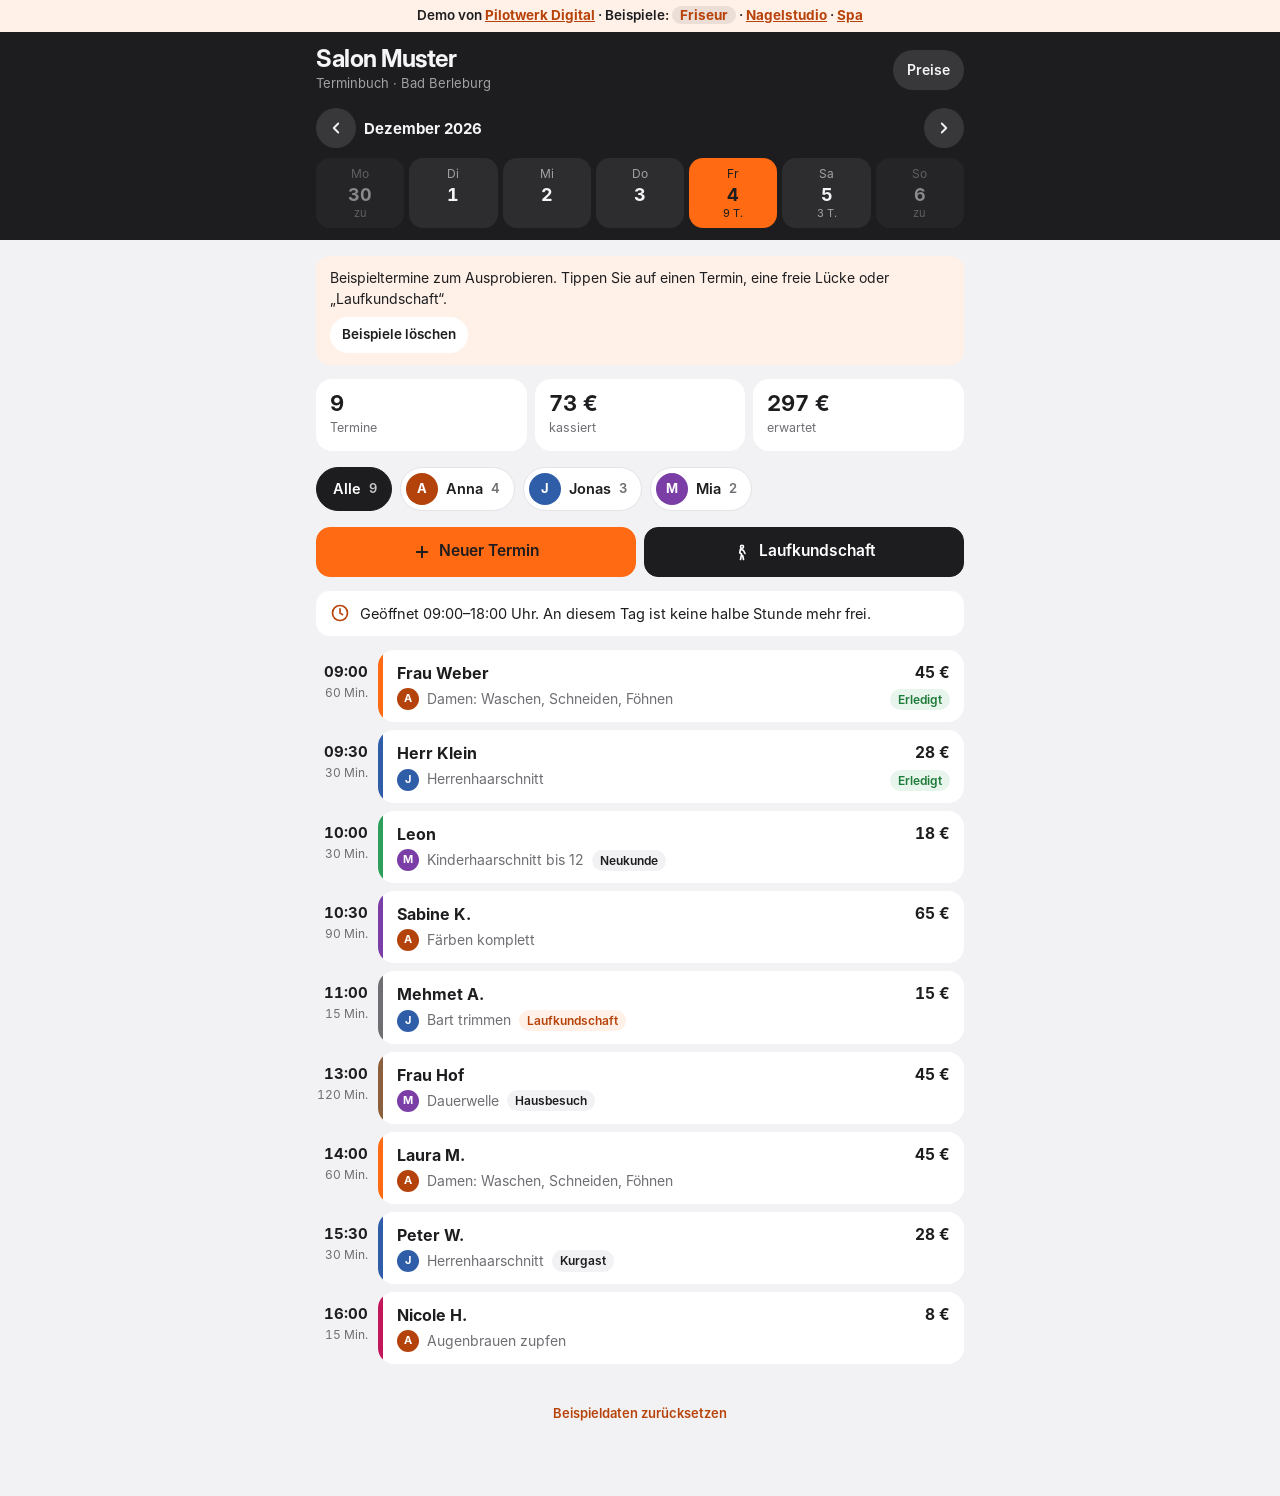
<file: terminbuch/index.html>
<!doctype html>
<html lang="de">
<head>
<meta charset="utf-8">
<meta name="viewport" content="width=device-width,initial-scale=1,viewport-fit=cover">
<title>Friseur Terminbuch Demo – Pilotwerk Digital</title>
<meta name="robots" content="noindex">
<link rel="icon" href="/assets/favicon.svg" type="image/svg+xml">
<style>
@font-face{font-family:"Inter";src:url("/assets/fonts/inter-400.woff") format("woff");font-weight:400;font-display:swap}
@font-face{font-family:"Inter";src:url("/assets/fonts/inter-600.woff") format("woff");font-weight:500 600;font-display:swap}
@font-face{font-family:"Inter";src:url("/assets/fonts/inter-700.woff") format("woff");font-weight:700 800;font-display:swap}
@font-face{font-family:"Inter Display";src:url("/assets/fonts/interdisplay-700.woff") format("woff");font-weight:700;font-display:swap}
/* Layout: hair salon "week + agenda". Dark sticky header with salon name and a 7-day strip (closed days dimmed) -> day totals -> staff filter chips -> two big actions (new appointment, walk-in) -> one vertical agenda per day, with free gaps shown when one person is selected -> bottom sheets: 3-step booking wizard (service -> free times -> customer), appointment details, price list. Single light theme by design. */
:root{
  --bg:#F2F2F4; --card:#FFFFFF; --ink:#1D1D1F; --muted:#6E6E73; --line:#E3E3E8;
  --head:#1D1D1F; --head-ink:#F5F5F7; --head-muted:#A1A1A6;
  --accent:#FF6A13; --link:#B8430A;
  --ok:#1E7B3A; --ok-soft:#E8F5EC; --warn:#8F5000; --warn-soft:#FFF4E5; --bad:#C0362C; --bad-soft:#FDECEA;
  --font:"Inter",ui-sans-serif,system-ui,-apple-system,"Segoe UI",sans-serif;
  --display:"Inter Display","Inter",ui-sans-serif,system-ui,sans-serif;
  color-scheme:light;
}
*{box-sizing:border-box}
html{-webkit-text-size-adjust:100%}
body{margin:0;background:var(--bg);color:var(--ink);font:15.5px/1.45 var(--font);-webkit-font-smoothing:antialiased}
[hidden]{display:none!important}
button{font:inherit;color:inherit}
a{color:inherit}
:focus-visible{outline:3px solid var(--accent);outline-offset:2px}
.demo-bar{background:#FFF1E8;color:#1D1D1F;font:600 13.5px/1.3 var(--font);text-align:center;padding:7px max(16px,env(safe-area-inset-left,0px));padding-top:calc(7px + env(safe-area-inset-top,0px))}
.demo-bar a{color:#B8430A;font-weight:700}
.demo-bar a[aria-current="page"]{text-decoration:none;border-radius:999px;padding:1px 8px;background:rgba(0,0,0,.08)}
.col{max-width:680px;margin:0 auto;padding-left:max(16px,env(safe-area-inset-left,0px));padding-right:max(16px,env(safe-area-inset-right,0px))}

/* Header */
.top{position:sticky;top:0;z-index:5;background:var(--head);color:var(--head-ink);padding:14px 0 12px}
.brandrow{display:flex;align-items:center;justify-content:space-between;gap:12px}
.brand b{display:block;font-family:var(--display);font-size:24px;letter-spacing:-.02em;line-height:1.1}
.brand span{font-size:13px;color:var(--head-muted)}
.hbtn{border:0;background:rgba(255,255,255,.12);color:var(--head-ink);border-radius:999px;padding:8px 14px;min-height:40px;font-weight:600;font-size:14px;cursor:pointer}
.weeknav{display:flex;align-items:center;gap:8px;margin:14px 0 10px}
.weeknav b{flex:1;font-size:15px}
.arrow{width:40px;height:40px;border-radius:50%;border:0;background:rgba(255,255,255,.12);color:var(--head-ink);display:grid;place-items:center;cursor:pointer;flex:none}
.arrow svg{width:18px;height:18px}
.week{display:grid;grid-template-columns:repeat(7,minmax(0,1fr));gap:5px}
.day{border:0;border-radius:14px;background:rgba(255,255,255,.07);color:var(--head-ink);padding:7px 0 6px;display:flex;flex-direction:column;align-items:center;gap:1px;cursor:pointer;min-height:64px}
.day small{font-size:12px;color:var(--head-muted)}
.day b{font-size:18px;font-variant-numeric:tabular-nums;line-height:1.2}
.day i{font-style:normal;font-size:11px;color:var(--head-muted);min-height:14px}
.day.today b{color:var(--accent)}
.day.closed{opacity:.5}
.day[aria-pressed="true"]{background:var(--accent);color:#1D1D1F;opacity:1}
.day[aria-pressed="true"] small,.day[aria-pressed="true"] i,.day[aria-pressed="true"].today b{color:#1D1D1F}

/* Body */
main .col{padding-block:16px 48px;display:flex;flex-direction:column;gap:14px}
.note{background:#FFF1E8;border-radius:14px;padding:12px 14px;font-size:14px;display:flex;flex-wrap:wrap;gap:8px 12px;align-items:center;justify-content:space-between}
.note button{border:0;background:#FFFFFF;border-radius:999px;padding:6px 12px;min-height:36px;font-weight:600;font-size:13.5px;cursor:pointer}
.sum{display:grid;grid-template-columns:repeat(3,minmax(0,1fr));gap:8px}
.sum div{background:var(--card);border-radius:16px;padding:12px 14px;min-width:0}
.sum b{display:block;font-family:var(--display);font-size:22px;font-variant-numeric:tabular-nums;line-height:1.15;white-space:nowrap}
.sum span{font-size:12.5px;color:var(--muted)}
.staff{display:flex;gap:8px;overflow-x:auto;scrollbar-width:none;margin-inline:-4px;padding:2px 4px}
.staff::-webkit-scrollbar{display:none}
.chip{flex:none;display:inline-flex;align-items:center;gap:8px;border:1px solid var(--line);background:var(--card);border-radius:999px;padding:5px 14px 5px 5px;min-height:44px;cursor:pointer;font-weight:600;font-size:14.5px}
.chip.all{padding-left:16px}
.chip em{font-style:normal;font-weight:500;color:var(--muted);font-size:13px}
.chip[aria-pressed="true"]{background:var(--ink);color:#FFFFFF;border-color:var(--ink)}
.chip[aria-pressed="true"] em{color:#C7C7CC}
.av{width:32px;height:32px;border-radius:50%;display:grid;place-items:center;color:#FFFFFF;font-size:13px;font-weight:700;flex:none}
.actions{display:grid;grid-template-columns:1fr 1fr;gap:8px}
.btn{border:1px solid var(--line);background:var(--card);border-radius:14px;min-height:50px;padding:10px 14px;font-weight:600;cursor:pointer;display:inline-flex;align-items:center;justify-content:center;gap:8px;text-decoration:none;color:var(--ink)}
.btn.primary{background:var(--accent);border-color:var(--accent);color:#1D1D1F}
.btn.dark{background:var(--ink);border-color:var(--ink);color:#FFFFFF}
.btn.wa{background:var(--ok-soft);border-color:var(--ok-soft);color:var(--ok)}
.btn:disabled{opacity:.45;cursor:not-allowed}
.btn svg{width:18px;height:18px;flex:none}
.banner{background:var(--card);border-radius:14px;padding:12px 14px;font-size:14.5px;display:flex;gap:10px;align-items:center}
.banner svg{width:20px;height:20px;color:var(--link);flex:none}
.banner b{color:var(--link)}
.agenda{display:flex;flex-direction:column;gap:8px}
.row{display:grid;grid-template-columns:52px minmax(0,1fr);gap:10px}
.tm{padding-top:13px;text-align:right;font-variant-numeric:tabular-nums}
.tm b{display:block;font-size:15px;line-height:1.2}
.tm small{color:var(--muted);font-size:12px}
.appt{position:relative;width:100%;text-align:left;border:0;background:var(--card);border-radius:16px;padding:12px 14px 12px 19px;cursor:pointer;display:grid;grid-template-columns:minmax(0,1fr) auto;gap:3px 10px;overflow:hidden}
.appt::before{content:"";position:absolute;left:0;top:0;bottom:0;width:5px;background:var(--c)}
.appt .nm{font-weight:700;font-size:16px;white-space:nowrap;overflow:hidden;text-overflow:ellipsis}
.appt .sv{grid-column:1;color:var(--muted);font-size:14px;display:flex;flex-wrap:wrap;align-items:center;gap:4px 8px;min-width:0}
.appt .sv .av{width:22px;height:22px;font-size:11px}
.appt .pr{grid-row:1;grid-column:2;font-weight:700;font-variant-numeric:tabular-nums;text-align:right}
.appt .st{grid-row:2;grid-column:2;justify-self:end;align-self:start}
.appt.cancelled,.appt.noshow{opacity:.6}
.appt.cancelled .nm,.appt.noshow .nm{text-decoration:line-through}
.pill{display:inline-block;font-size:12px;font-weight:600;border-radius:999px;padding:2px 8px;white-space:nowrap}
.pill.done{background:var(--ok-soft);color:var(--ok)}
.pill.noshow{background:var(--warn-soft);color:var(--warn)}
.pill.cancelled{background:var(--bad-soft);color:var(--bad)}
.pill.tag{background:#F2F2F4;color:var(--ink)}
.pill.hot{background:#FFF1E8;color:var(--link)}
.gap{width:100%;border:1.5px dashed #C7C7CC;background:transparent;border-radius:16px;padding:12px 14px;text-align:left;color:var(--muted);cursor:pointer;font-size:14.5px;display:flex;justify-content:space-between;gap:8px;align-items:center}
.gap b{color:var(--ink)}
.gap span:last-child{color:var(--link);font-weight:600;white-space:nowrap}
.nowline{display:flex;align-items:center;gap:8px;color:var(--bad);font-size:12.5px;font-weight:700;margin-left:4px}
.nowline::after{content:"";flex:1;height:2px;background:var(--bad);border-radius:2px}
.empty{background:var(--card);border-radius:16px;padding:22px;text-align:center;color:var(--muted)}
.foot{text-align:center;font-size:13px;color:var(--muted)}
.foot button{border:0;background:none;color:var(--link);font-weight:600;cursor:pointer;min-height:44px;padding:0 8px}

/* Sheets */
.ov{position:fixed;inset:0;background:rgba(0,0,0,.45);z-index:20;display:flex;align-items:flex-end;justify-content:center}
.sheet{background:var(--bg);width:min(560px,100%);max-height:92%;overflow:auto;border-radius:22px 22px 0 0;padding:18px max(16px,env(safe-area-inset-left,0px)) calc(18px + env(safe-area-inset-bottom,0px));display:flex;flex-direction:column;gap:14px}
.sheet:focus{outline:none}
@media (min-width:700px){.ov{align-items:center}.sheet{border-radius:22px;padding:22px 24px}}
.sh{display:flex;align-items:center;justify-content:space-between;gap:10px}
.sh h2{margin:0;font-family:var(--display);font-size:22px;letter-spacing:-.01em;line-height:1.2}
.sh p{margin:2px 0 0;color:var(--muted);font-size:14px}
.x{width:40px;height:40px;border-radius:50%;border:0;background:var(--card);cursor:pointer;display:grid;place-items:center;flex:none}
.x svg{width:18px;height:18px}
.steps{display:flex;gap:6px}
.steps span{flex:1;height:4px;border-radius:4px;background:var(--line)}
.steps span.on{background:var(--accent)}
.lbl{font-size:13px;font-weight:600;color:var(--muted);margin:0 0 6px}
.svcgrid{display:grid;grid-template-columns:repeat(2,minmax(0,1fr));gap:8px}
.svc{position:relative;border:1px solid var(--line);background:var(--card);border-radius:16px;padding:12px 30px 12px 12px;text-align:left;cursor:pointer;display:flex;flex-direction:column;gap:2px;min-height:74px}
.svc b{font-size:15px;line-height:1.25}
.svc span{font-size:13px;color:var(--muted)}
.svc i{position:absolute;right:12px;top:14px;width:10px;height:10px;border-radius:50%;background:var(--c)}
.svc[aria-pressed="true"]{border-color:var(--ink);box-shadow:inset 0 0 0 1px var(--ink)}
.opts{display:flex;flex-wrap:wrap;gap:6px}
.mini{border:1px solid var(--line);background:var(--card);border-radius:999px;padding:5px 12px;min-height:42px;cursor:pointer;font-weight:600;font-size:14px;display:inline-flex;align-items:center;gap:6px}
.mini .av{width:26px;height:26px;font-size:11px;margin-left:-6px}
.mini[aria-pressed="true"]{background:var(--ink);color:#FFFFFF;border-color:var(--ink)}
.stepper{display:flex;align-items:center;gap:6px}
.stepper output{min-width:76px;text-align:center;font-weight:700;font-variant-numeric:tabular-nums}
.slots{display:grid;grid-template-columns:repeat(auto-fill,minmax(70px,1fr));gap:6px}
.slot{border:1px solid var(--line);background:var(--card);border-radius:12px;min-height:44px;cursor:pointer;font-weight:600;font-variant-numeric:tabular-nums}
.slot[aria-pressed="true"]{background:var(--accent);border-color:var(--accent);color:#1D1D1F}
.field{display:flex;flex-direction:column;gap:6px}
.field label,.field .lbl{font-size:13px;font-weight:600;color:var(--muted);margin:0}
.two{display:grid;grid-template-columns:1fr 1fr;gap:10px}
input,textarea{font:inherit;font-size:16px;border:1px solid var(--line);background:var(--card);border-radius:12px;padding:10px 12px;min-height:46px;width:100%;min-width:0;color:var(--ink)}
input[type=date]{-webkit-appearance:none;appearance:none;display:block;height:46px}
.price{display:flex;align-items:center;gap:8px}
.price input{font-weight:700;font-size:20px;font-variant-numeric:tabular-nums}
.price span{font-weight:700;font-size:18px}
.hint{font-size:13px;color:var(--muted);margin:0}
.check{display:flex;align-items:center;gap:10px;background:var(--card);border-radius:12px;padding:10px 12px;min-height:46px;cursor:pointer;font-weight:600}
.check input{width:22px;height:22px;min-height:0;accent-color:var(--ink);flex:none}
.sumbox{background:var(--card);border-radius:16px;padding:14px;display:grid;gap:4px;font-size:14.5px}
.sumbox b{font-size:16px}
.navbtns{display:flex;gap:8px}
.navbtns .btn{flex:1}
.msg{background:var(--warn-soft);color:var(--warn);border-radius:12px;padding:10px 12px;font-size:14px;margin:0}
.facts{display:grid;grid-template-columns:1fr 1fr;gap:12px 16px;margin:0;background:var(--card);border-radius:16px;padding:14px}
.facts div{min-width:0}
.facts dt{font-size:12.5px;color:var(--muted);font-weight:600}
.facts dd{margin:2px 0 0;font-weight:600;overflow-wrap:anywhere}
.statusbtns{display:flex;flex-wrap:wrap;gap:8px}
.statusbtns .btn{flex:1 1 140px;min-height:44px}
.plist{list-style:none;margin:0;padding:0;background:var(--card);border-radius:16px}
.plist li{display:flex;justify-content:space-between;gap:12px;padding:12px 14px;border-bottom:1px solid var(--line)}
.plist li:last-child{border-bottom:0}
.plist small{display:block;color:var(--muted);font-size:13px}
.plist b{white-space:nowrap;font-variant-numeric:tabular-nums}
.toast{position:fixed;left:50%;transform:translateX(-50%);bottom:calc(24px + env(safe-area-inset-bottom,0px));background:var(--ink);color:#FFFFFF;padding:10px 18px;border-radius:999px;font-weight:600;z-index:30;box-shadow:0 10px 30px rgba(0,0,0,.25);white-space:nowrap}
@media (max-width:370px){.sum b{font-size:19px}.svcgrid{grid-template-columns:1fr}}
</style>
</head>
<body>
<div class="demo-bar">Demo von <a href="/">Pilotwerk Digital</a> · Beispiele: <a href="/terminbuch/" aria-current="page">Friseur</a> · <a href="/terminbuch/nagelstudio/">Nagelstudio</a> · <a href="/terminbuch/spa/">Spa</a></div>

<header class="top">
  <div class="col">
    <div class="brandrow">
      <div class="brand"><b>Salon Muster</b><span>Terminbuch · Bad Berleburg</span></div>
      <button type="button" class="hbtn" id="openPrices">Preise</button>
    </div>
    <div class="weeknav">
      <button type="button" class="arrow" id="prevWeek" aria-label="Vorherige Woche"><svg viewBox="0 0 24 24" fill="none" stroke="currentColor" stroke-width="2.4" stroke-linecap="round" stroke-linejoin="round"><path d="M15 18l-6-6 6-6"/></svg></button>
      <b id="monthLabel"></b>
      <button type="button" class="hbtn" id="toToday">Heute</button>
      <button type="button" class="arrow" id="nextWeek" aria-label="Nächste Woche"><svg viewBox="0 0 24 24" fill="none" stroke="currentColor" stroke-width="2.4" stroke-linecap="round" stroke-linejoin="round"><path d="M9 18l6-6-6-6"/></svg></button>
    </div>
    <div class="week" id="week" role="group" aria-label="Tag wählen"></div>
  </div>
</header>

<main>
  <div class="col">
    <div class="note" id="note" hidden><span>Beispieltermine zum Ausprobieren. Tippen Sie auf einen Termin, eine freie Lücke oder „Laufkundschaft“.</span><button type="button" id="clearExamples">Beispiele löschen</button></div>
    <div class="sum" id="sum"></div>
    <div class="staff" id="staff" role="group" aria-label="Nach Person filtern"></div>
    <div class="actions">
      <button type="button" class="btn primary" id="newBtn"><svg viewBox="0 0 24 24" fill="none" stroke="currentColor" stroke-width="2.6" stroke-linecap="round"><path d="M12 5v14M5 12h14"/></svg>Neuer Termin</button>
      <button type="button" class="btn dark" id="walkinBtn"><svg viewBox="0 0 24 24" fill="none" stroke="currentColor" stroke-width="2.2" stroke-linecap="round" stroke-linejoin="round"><circle cx="12" cy="5" r="2"/><path d="M10 22l1.5-7L9 13l1-5 4 2 2 4M14 22l-1-5"/></svg>Laufkundschaft</button>
    </div>
    <div class="banner" id="banner"></div>
    <div class="agenda" id="agenda"></div>
    <p class="foot"><button type="button" id="resetAll">Beispieldaten zurücksetzen</button></p>
  </div>
</main>

<div class="ov" id="ov" hidden><div class="sheet" id="sheet" role="dialog" aria-modal="true" aria-label="Termin" tabindex="-1"></div></div>
<div class="toast" id="toast" role="status" aria-live="polite" hidden></div>

<script>
(function(){
'use strict';
var KEY='pw-terminbuch-salon-v2';
var HOURS={0:null,1:null,2:['09:00','18:00'],3:['09:00','18:00'],4:['09:00','18:00'],5:['09:00','18:00'],6:['08:30','13:30']};
var STAFF=[{id:'anna',name:'Anna',c:'#B4430B'},{id:'jonas',name:'Jonas',c:'#2F5DA8'},{id:'mia',name:'Mia',c:'#7A3EA6'}];
var SERVICES=[
 {id:'damen',name:'Damen: Waschen, Schneiden, Föhnen',dur:60,price:45,c:'#FF6A13'},
 {id:'herren',name:'Herrenhaarschnitt',dur:30,price:28,c:'#2F5DA8'},
 {id:'kinder',name:'Kinderhaarschnitt bis 12',dur:30,price:18,c:'#2E9E5B'},
 {id:'ansatz',name:'Ansatz färben',dur:60,price:45,c:'#B5338A'},
 {id:'faerben',name:'Färben komplett',dur:90,price:65,c:'#7A3EA6'},
 {id:'straehnen',name:'Strähnchen',dur:120,price:75,c:'#D49A00'},
 {id:'dauerwelle',name:'Dauerwelle',dur:120,price:45,c:'#8B5E3C'},
 {id:'bart',name:'Bart trimmen',dur:15,price:15,c:'#6E6E73'},
 {id:'brauen',name:'Augenbrauen zupfen',dur:15,price:8,c:'#C2185B'},
 {id:'braut',name:'Brautfrisur mit Probetermin',dur:120,price:89,c:'#C9A227'}];
var TAGS=['Stammkunde','Neukunde','Kurgast'];
var DURS=[15,30,45,60,90,120,150,180];
var WD=['So','Mo','Di','Mi','Do','Fr','Sa'];
var WDL=['Sonntag','Montag','Dienstag','Mittwoch','Donnerstag','Freitag','Samstag'];
var MON=['Januar','Februar','März','April','Mai','Juni','Juli','August','September','Oktober','November','Dezember'];

function pad(n){return String(n).padStart(2,'0')}
function dstr(d){return d.getFullYear()+'-'+pad(d.getMonth()+1)+'-'+pad(d.getDate())}
function pdate(s){var p=s.split('-').map(Number);return new Date(p[0],p[1]-1,p[2])}
function addDays(s,n){var d=pdate(s);d.setDate(d.getDate()+n);return dstr(d)}
function today(){return dstr(new Date())}
function toMin(t){var p=String(t).split(':').map(Number);return p[0]*60+(p[1]||0)}
function fromMin(m){return pad(Math.floor(m/60))+':'+pad(m%60)}
function nowMin(){var n=new Date();return n.getHours()*60+n.getMinutes()}
function uid(){return Math.random().toString(36).slice(2,10)}
function eur(n){return Number(n||0).toLocaleString('de-DE')+' €'}
function esc(s){return String(s==null?'':s).replace(/[&<>"']/g,function(c){return {'&':'&amp;','<':'&lt;','>':'&gt;','"':'&quot;',"'":'&#39;'}[c]})}
function $(id){return document.getElementById(id)}
function svc(id){return SERVICES.find(function(s){return s.id===id})||SERVICES[0]}
function stf(id){return STAFF.find(function(s){return s.id===id})}
function hours(s){return HOURS[pdate(s).getDay()]}
function blocking(b){return b.status==='booked'||b.status==='done'}
function endOf(b){return toMin(b.start)+Number(b.dur)}
function longDate(s){var d=pdate(s);return WDL[d.getDay()]+', '+d.getDate()+'. '+MON[d.getMonth()]}
function nextOpen(s){var x=s;for(var i=0;i<8&&!hours(x);i++)x=addDays(x,1);return x}
function av(st){return '<span class="av" style="background:'+st.c+'" aria-hidden="true">'+esc(st.name.slice(0,1).toUpperCase())+'</span>'}

function seed(){
 var d0=nextOpen(today()),d1=nextOpen(addDays(d0,1)),d2=nextOpen(addDays(d1,1));
 function B(date,start,sid,staff,name,status,extra){var s=svc(sid);return Object.assign({id:uid(),date:date,start:start,dur:s.dur,serviceId:sid,staffId:staff,name:name,phone:'',price:s.price,status:status||'booked',tag:'Stammkunde',walkin:false,house:'',note:'',example:true},extra||{})}
 var sat=pdate(d0).getDay()===6;
 var list=sat?[
  B(d0,'08:30','damen','anna','Frau Weber','done'),B(d0,'08:30','herren','jonas','Herr Klein','done'),B(d0,'09:00','kinder','mia','Leon',null,{tag:'Neukunde'}),
  B(d0,'09:30','ansatz','anna','Sabine K.'),B(d0,'10:00','bart','jonas','Mehmet A.',null,{walkin:true}),B(d0,'10:30','braut','mia','Jana R.',null,{note:'Probetermin, Hochzeit am 12.12.'}),
  B(d0,'11:00','herren','jonas','Peter W.',null,{tag:'Kurgast'}),B(d0,'11:30','damen','anna','Laura M.')
 ]:[
  B(d0,'09:00','damen','anna','Frau Weber','done'),B(d0,'09:30','herren','jonas','Herr Klein','done'),B(d0,'10:00','kinder','mia','Leon',null,{tag:'Neukunde'}),
  B(d0,'10:30','faerben','anna','Sabine K.'),B(d0,'11:00','bart','jonas','Mehmet A.',null,{walkin:true}),B(d0,'13:00','dauerwelle','mia','Frau Hof',null,{house:'Seniorenheim am Park',note:'Zimmer 12'}),
  B(d0,'14:00','damen','anna','Laura M.'),B(d0,'15:30','herren','jonas','Peter W.',null,{tag:'Kurgast',note:'Zur Reha bis Ende des Monats'}),B(d0,'16:00','brauen','anna','Nicole H.')
 ];
 list=list.concat([B(d1,'09:30','damen','anna','Frau Schmidt'),B(d1,'11:00','herren','jonas','Tom B.'),B(d1,'12:00','straehnen','mia','Katrin S.'),B(d2,'10:00','herren','jonas','Herr Yilmaz'),B(d2,'10:00','braut','anna','Melina P.',null,{tag:'Neukunde',note:'Probetermin'})]);
 return {v:2,bookings:list};
}
function load(){try{var s=localStorage.getItem(KEY);if(s){var o=JSON.parse(s);if(o&&o.v===2&&Array.isArray(o.bookings))return o}}catch(e){}return null}
function persist(){try{localStorage.setItem(KEY,JSON.stringify(state))}catch(e){}}

var state=load()||seed();
var ui={date:nextOpen(today()),staff:'all'};
function weekStart(s){var d=pdate(s);d.setDate(d.getDate()-((d.getDay()+6)%7));return dstr(d)}
function dayList(s){return state.bookings.filter(function(b){return b.date===s}).sort(function(a,b){return toMin(a.start)-toMin(b.start)||a.staffId.localeCompare(b.staffId)})}
function free(staffId,date,m,dur,exId){return !state.bookings.some(function(b){return b.id!==exId&&b.date===date&&b.staffId===staffId&&blocking(b)&&toMin(b.start)<m+dur&&m<endOf(b)})}
function firstStart(date){var h=hours(date);if(!h)return null;var o=toMin(h[0]);if(date===today())o=Math.max(o,Math.ceil(nowMin()/15)*15);return o}
function freeSlots(date,dur,who,exId){var h=hours(date);if(!h||date<today())return[];var c=toMin(h[1]),res=[];for(var m=firstStart(date);m+dur<=c;m+=15){if(who==='any'){var s=STAFF.find(function(st){return free(st.id,date,m,dur,exId)});if(s)res.push({t:fromMin(m),s:s.id})}else if(free(who,date,m,dur,exId))res.push({t:fromMin(m),s:who})}return res}

var toastTimer;
function toast(m){var el=$('toast');el.textContent=m;el.hidden=false;clearTimeout(toastTimer);toastTimer=setTimeout(function(){el.hidden=true},2200)}

function render(){
 var d=pdate(ui.date);$('monthLabel').textContent=MON[d.getMonth()]+' '+d.getFullYear();
 var ws=weekStart(ui.date),t=today(),h='';
 for(var i=0;i<7;i++){(function(ds){var dd=pdate(ds),n=state.bookings.filter(function(b){return b.date===ds&&blocking(b)}).length,closed=!hours(ds);
  h+='<button type="button" class="day'+(ds===t?' today':'')+(closed?' closed':'')+'" data-day="'+ds+'" aria-pressed="'+(ds===ui.date)+'" aria-label="'+esc(longDate(ds))+(closed?', geschlossen':', '+n+' Termine')+'"><small>'+WD[dd.getDay()]+'</small><b>'+dd.getDate()+'</b><i>'+(closed?'zu':(n?n+' T.':''))+'</i></button>'})(addDays(ws,i))}
 $('week').innerHTML=h;
 $('toToday').hidden=ui.date===nextOpen(t);
 var all=dayList(ui.date),act=all.filter(blocking);
 var earned=act.filter(function(b){return b.status==='done'}).reduce(function(s,b){return s+Number(b.price||0)},0);
 var exp=act.reduce(function(s,b){return s+Number(b.price||0)},0);
 $('sum').innerHTML='<div><b>'+act.length+'</b><span>Termine</span></div><div><b>'+eur(earned)+'</b><span>kassiert</span></div><div><b>'+eur(exp)+'</b><span>erwartet</span></div>';
 var sh='<button type="button" class="chip all" data-staff="all" aria-pressed="'+(ui.staff==='all')+'">Alle <em>'+act.length+'</em></button>';
 STAFF.forEach(function(st){var n=act.filter(function(b){return b.staffId===st.id}).length;sh+='<button type="button" class="chip" data-staff="'+st.id+'" aria-pressed="'+(ui.staff===st.id)+'">'+av(st)+esc(st.name)+' <em>'+n+'</em></button>'});
 $('staff').innerHTML=sh;
 $('note').hidden=!state.bookings.some(function(b){return b.example});
 renderBanner();renderAgenda(all);
}
function renderBanner(){
 var el=$('banner'),hr=hours(ui.date),icon='<svg viewBox="0 0 24 24" fill="none" stroke="currentColor" stroke-width="2" stroke-linecap="round" stroke-linejoin="round" aria-hidden="true"><circle cx="12" cy="12" r="9"/><path d="M12 7v5l3 2"/></svg>';
 if(!hr){el.innerHTML=icon+'<span>'+WDL[pdate(ui.date).getDay()]+' ist der Salon geschlossen.</span>';return}
 if(ui.date<today()){el.innerHTML=icon+'<span>Dieser Tag liegt in der Vergangenheit.</span>';return}
 var who=ui.staff==='all'?'any':ui.staff,s=freeSlots(ui.date,30,who)[0];
 el.innerHTML=icon+'<span>Geöffnet '+hr[0]+'–'+hr[1]+' Uhr. '+(s?'Nächste freie halbe Stunde: <b>'+s.t+' Uhr</b> bei '+esc(stf(s.s).name)+'.':'An diesem Tag ist keine halbe Stunde mehr frei.')+'</span>';
}
function renderAgenda(all){
 var list=all.filter(function(b){return ui.staff==='all'||b.staffId===ui.staff}),entries=[];
 list.forEach(function(b){entries.push({k:'a',m:toMin(b.start),b:b})});
 var hr=hours(ui.date);
 if(ui.staff!=='all'&&hr&&ui.date>=today()){
  var cur=firstStart(ui.date),c=toMin(hr[1]);
  list.filter(blocking).forEach(function(b){var s=toMin(b.start);if(s-cur>=30)entries.push({k:'g',m:cur,e:s});cur=Math.max(cur,endOf(b))});
  if(c-cur>=30)entries.push({k:'g',m:cur,e:c});
 }
 entries.sort(function(a,b){return a.m-b.m||(a.k==='g'?-1:1)});
 if(ui.date===today()&&hr){var nm=nowMin();if(nm>=toMin(hr[0])&&nm<=toMin(hr[1])){var idx=entries.findIndex(function(x){return x.m>nm});entries.splice(idx<0?entries.length:idx,0,{k:'n',m:nm})}}
 if(!entries.length){$('agenda').innerHTML='<div class="empty">'+(hr?'Noch keine Termine an diesem Tag.':'Geschlossen.')+'</div>';return}
 $('agenda').innerHTML=entries.map(function(x){
  if(x.k==='n')return '<div class="nowline">Jetzt '+fromMin(x.m)+'</div>';
  if(x.k==='g')return '<div class="row"><div class="tm"><b>'+fromMin(x.m)+'</b></div><button type="button" class="gap" data-gap="'+fromMin(x.m)+'"><span>Frei bis <b>'+fromMin(x.e)+'</b></span><span>Termin eintragen ›</span></button></div>';
  var b=x.b,s=svc(b.serviceId),st=stf(b.staffId)||STAFF[0],pills='';
  if(b.status!=='booked')pills='<span class="pill '+b.status+'">'+({done:'Erledigt',noshow:'Nicht erschienen',cancelled:'Abgesagt'})[b.status]+'</span>';
  var tags=(b.walkin?'<span class="pill hot">Laufkundschaft</span>':'')+(b.house?'<span class="pill tag">Hausbesuch</span>':'')+(b.tag&&b.tag!=='Stammkunde'?'<span class="pill tag">'+esc(b.tag)+'</span>':'');
  return '<div class="row"><div class="tm"><b>'+b.start+'</b><small>'+b.dur+' Min.</small></div><button type="button" class="appt '+b.status+'" data-bid="'+b.id+'" style="--c:'+s.c+'"><span class="nm">'+esc(b.name)+'</span><span class="pr">'+eur(b.price)+'</span><span class="sv">'+av(st)+'<span>'+esc(s.name)+'</span>'+tags+'</span><span class="st">'+pills+'</span></button></div>';
 }).join('');
}

/* Sheets */
var lastFocus=null,w=null;
function openSheet(html){lastFocus=document.activeElement;$('sheet').innerHTML=html;$('ov').hidden=false;document.body.style.overflow='hidden';$('sheet').scrollTop=0;$('sheet').focus({preventScroll:true})}
function closeSheet(){$('ov').hidden=true;$('sheet').innerHTML='';delete $('sheet').dataset.bid;document.body.style.overflow='';w=null;if(lastFocus&&lastFocus.focus)lastFocus.focus()}
var X='<button type="button" class="x" data-close aria-label="Schließen"><svg viewBox="0 0 24 24" fill="none" stroke="currentColor" stroke-width="2.4" stroke-linecap="round"><path d="M6 6l12 12M18 6L6 18"/></svg></button>';

/* Booking wizard: 1 service, 2 who and when, 3 customer */
function openWizard(p){
 $('sheet').dataset.bid='';
 w=Object.assign({step:1,serviceId:null,dur:null,who:'any',staffId:null,date:ui.date,time:null,name:'',phone:'',tag:'Stammkunde',house:false,houseWhere:'',note:'',price:0,priceEdited:false,editId:null,walkin:false},p||{});
 if(!w.editId&&w.date<today())w.date=nextOpen(today());
 if(w.who==='all')w.who='any';
 if(w.staffId==='all')w.staffId=null;
 renderWizard();
}
function readStep3(){if(!w||w.step!==3)return;w.name=$('wName').value;w.phone=$('wPhone').value;w.note=$('wNote').value;if($('wWhere'))w.houseWhere=$('wWhere').value}
function calcPrice(){var s=svc(w.serviceId);if(!w.priceEdited)w.price=Math.round(s.price*w.dur/s.dur)}
function priceHint(){var s=svc(w.serviceId);if(w.priceEdited)return 'Preis von Hand geändert.';if(w.dur===s.dur)return 'Preis laut Preisliste.';return 'Aus der Preisliste berechnet ('+s.dur+' Min. = '+eur(s.price)+'). Sie können ihn ändern.'}
function renderWizard(){
 var title=w.editId?'Termin bearbeiten':(w.walkin?'Laufkundschaft':'Neuer Termin');
 var bar='<div class="steps" aria-hidden="true"><span class="on"></span><span'+(w.step>1?' class="on"':'')+'></span><span'+(w.step>2?' class="on"':'')+'></span></div>';
 var sub=['','Schritt 1 von 3: Leistung','Schritt 2 von 3: Wer und wann','Schritt 3 von 3: Kunde'][w.step];
 var h='<div class="sh"><div><h2>'+title+'</h2><p>'+sub+'</p></div>'+X+'</div>'+bar;
 if(w.step===1){
  h+='<div class="svcgrid">'+SERVICES.map(function(s){return '<button type="button" class="svc" data-svc="'+s.id+'" aria-pressed="'+(w.serviceId===s.id)+'" style="--c:'+s.c+'"><i></i><b>'+esc(s.name)+'</b><span>'+s.dur+' Min. · '+eur(s.price)+'</span></button>'}).join('')+'</div>';
  h+='<div class="navbtns"><button type="button" class="btn" data-close>Abbrechen</button></div>';
 }else if(w.step===2){
  var slots=freeSlots(w.date,w.dur,w.who,w.editId),hr=hours(w.date);
  h+='<div class="two"><div class="field"><label for="wDate">Tag</label><input type="date" id="wDate" value="'+w.date+'" min="'+today()+'"></div><div class="field"><span class="lbl">Dauer</span><div class="stepper"><button type="button" class="mini" data-dur="-" aria-label="Kürzer">−</button><output aria-live="polite">'+w.dur+' Min.</output><button type="button" class="mini" data-dur="+" aria-label="Länger">+</button></div></div></div>';
  h+='<div class="field"><span class="lbl">Bei wem?</span><div class="opts"><button type="button" class="mini" data-who="any" aria-pressed="'+(w.who==='any')+'">Egal</button>'+STAFF.map(function(st){return '<button type="button" class="mini" data-who="'+st.id+'" aria-pressed="'+(w.who===st.id)+'">'+av(st)+esc(st.name)+'</button>'}).join('')+'</div></div>';
  h+='<div class="field"><span class="lbl">Freie Uhrzeiten am '+esc(longDate(w.date))+'</span>';
  if(!hr)h+='<p class="msg">An diesem Tag ist der Salon geschlossen.</p>';
  else if(!slots.length)h+='<p class="msg">Mit '+w.dur+' Minuten ist an diesem Tag nichts mehr frei. Wählen Sie einen anderen Tag oder eine andere Person.</p>';
  else h+='<div class="slots">'+slots.map(function(s){var on=w.time===s.t&&w.staffId===s.s;return '<button type="button" class="slot" data-slot="'+s.t+'|'+s.s+'" aria-pressed="'+on+'" aria-label="'+s.t+' Uhr bei '+esc(stf(s.s).name)+'">'+s.t+'</button>'}).join('')+'</div>';
  if(w.time&&w.staffId)h+='<p class="hint">Gewählt: '+w.time+' Uhr bei '+esc(stf(w.staffId).name)+'</p>';
  h+='</div><div class="navbtns"><button type="button" class="btn" data-back>Zurück</button><button type="button" class="btn primary" data-next'+(w.time&&w.staffId?'':' disabled')+'>Weiter</button></div>';
 }else{
  calcPrice();var s=svc(w.serviceId),st=stf(w.staffId);
  h+='<div class="sumbox"><b>'+esc(s.name)+'</b><span>'+esc(longDate(w.date))+' · '+w.time+'–'+fromMin(toMin(w.time)+w.dur)+' Uhr · '+w.dur+' Min.</span><span>bei '+esc(st?st.name:'—')+'</span></div>';
  h+='<div class="field"><label for="wName">Name</label><input id="wName" autocomplete="off" value="'+esc(w.name)+'" placeholder="z. B. Frau Weber"></div>';
  h+='<div class="field"><span class="lbl">Kunde ist</span><div class="opts">'+TAGS.map(function(t){return '<button type="button" class="mini" data-tag="'+t+'" aria-pressed="'+(w.tag===t)+'">'+t+'</button>'}).join('')+'</div></div>';
  h+='<div class="field"><label for="wPhone">WhatsApp-Nummer (freiwillig)</label><input id="wPhone" inputmode="tel" autocomplete="off" placeholder="0170 …" value="'+esc(w.phone)+'"></div>';
  h+='<label class="check"><input type="checkbox" id="wHouse"'+(w.house?' checked':'')+'> Hausbesuch, z. B. im Seniorenheim</label>';
  if(w.house)h+='<div class="field"><label for="wWhere">Wo?</label><input id="wWhere" autocomplete="off" value="'+esc(w.houseWhere)+'" placeholder="z. B. Seniorenheim, Zimmer 12"></div>';
  h+='<div class="field"><label for="wPrice">Preis</label><div class="price"><input id="wPrice" inputmode="numeric" autocomplete="off" value="'+w.price+'"><span>€</span></div><p class="hint" id="wPriceHint">'+priceHint()+'</p></div>';
  h+='<div class="field"><label for="wNote">Notiz</label><textarea id="wNote" rows="2" placeholder="z. B. Farbe 7.1, kurz an den Seiten">'+esc(w.note)+'</textarea></div>';
  h+='<p class="msg" id="wMsg" hidden></p><div class="navbtns"><button type="button" class="btn" data-back>Zurück</button><button type="button" class="btn primary" data-save>Speichern</button></div>';
 }
 if($('ov').hidden)openSheet(h);else{$('sheet').innerHTML=h;$('sheet').scrollTop=0}
}
function pickService(id){
 var s=svc(id);w.serviceId=id;w.dur=s.dur;w.priceEdited=false;
 if(w.walkin){
  var d=today(),hr=hours(d);w.date=d;
  if(hr){var m=Math.ceil(nowMin()/5)*5;if(m>=toMin(hr[0])&&m+w.dur<=toMin(hr[1])){var st=STAFF.find(function(x){return free(x.id,d,m,w.dur)});if(st){w.time=fromMin(m);w.staffId=st.id;w.who=st.id;w.step=3;renderWizard();toast(st.name+' ist jetzt frei');return}}}
  w.date=nextOpen(today());w.time=null;w.staffId=null;w.step=2;renderWizard();toast(hr&&w.date===d?'Gerade ist niemand frei':'Heute ist geschlossen');return;
 }
 if(w.time&&w.staffId&&!free(w.staffId,w.date,toMin(w.time),w.dur,w.editId)){w.time=null;w.staffId=null}
 w.step=w.time&&w.staffId?3:2;renderWizard();
}
function saveWizard(){
 readStep3();var name=w.name.trim();
 if(!name){var m=$('wMsg');m.textContent='Bitte den Namen eintragen.';m.hidden=false;$('wName').focus();return}
 if(!free(w.staffId,w.date,toMin(w.time),w.dur,w.editId)){w.step=2;w.time=null;renderWizard();toast('Die Zeit ist inzwischen belegt');return}
 var rec={date:w.date,start:w.time,dur:w.dur,serviceId:w.serviceId,staffId:w.staffId,name:name,phone:w.phone.trim(),price:Number(w.price)||0,tag:w.tag,walkin:w.walkin,house:w.house?(w.houseWhere.trim()||'Hausbesuch'):'',note:w.note.trim(),example:false};
 if(w.editId){var b=state.bookings.find(function(x){return x.id===w.editId});if(b)Object.assign(b,rec)}
 else state.bookings.push(Object.assign({id:uid(),status:'booked'},rec));
 persist();ui.date=w.date;closeSheet();render();toast('Termin gespeichert');
}

/* Details and price list */
function openDetail(id){
 var b=state.bookings.find(function(x){return x.id===id});if(!b)return;var s=svc(b.serviceId),st=stf(b.staffId);
 var wa='';if(b.phone){var dg=b.phone.replace(/[^0-9]/g,'');if(dg.indexOf('00')===0)dg=dg.slice(2);else if(dg.indexOf('0')===0)dg='49'+dg.slice(1);if(dg)wa='https://wa.me/'+dg+'?text='+encodeURIComponent('Hallo '+b.name+', wir erinnern Sie an Ihren Termin ('+s.name+') am '+longDate(b.date)+' um '+b.start+' Uhr im Salon Muster. Bis bald!')}
 var lab={booked:'Gebucht',done:'Erledigt',noshow:'Nicht erschienen',cancelled:'Abgesagt'};
 var h='<div class="sh"><div><h2>'+esc(b.name)+'</h2><p>'+esc(longDate(b.date))+' · '+b.start+'–'+fromMin(endOf(b))+' Uhr</p></div>'+X+'</div>';
 h+='<dl class="facts"><div><dt>Leistung</dt><dd>'+esc(s.name)+'</dd></div><div><dt>Bei</dt><dd>'+esc(st?st.name:'—')+'</dd></div><div><dt>Preis</dt><dd>'+eur(b.price)+'</dd></div><div><dt>Status</dt><dd>'+lab[b.status]+'</dd></div><div><dt>Kunde</dt><dd>'+esc(b.tag||'—')+(b.walkin?', Laufkundschaft':'')+'</dd></div>'+(b.house?'<div><dt>Hausbesuch</dt><dd>'+esc(b.house)+'</dd></div>':'')+(b.phone?'<div><dt>WhatsApp</dt><dd>'+esc(b.phone)+'</dd></div>':'')+(b.note?'<div><dt>Notiz</dt><dd>'+esc(b.note)+'</dd></div>':'')+'</dl>';
 h+='<div class="statusbtns">'+['done','noshow','cancelled','booked'].filter(function(x){return x!==b.status}).map(function(x){return '<button type="button" class="btn" data-status="'+x+'">'+({done:'Erledigt',noshow:'Nicht erschienen',cancelled:'Abgesagt',booked:'Wieder offen'})[x]+'</button>'}).join('')+'</div>';
 if(wa)h+='<a class="btn wa" href="'+esc(wa)+'" target="_blank" rel="noopener">Erinnerung per WhatsApp senden</a>';
 h+='<div class="navbtns"><button type="button" class="btn" data-del="1">Löschen</button><button type="button" class="btn dark" data-edit="1">Bearbeiten</button></div>';
 openSheet(h);$('sheet').dataset.bid=b.id;
}
function openPrices(){
 openSheet('<div class="sh"><div><h2>Preise</h2><p>Di–Fr 9–18 Uhr, Sa 8:30–13:30 Uhr, Mo geschlossen</p></div>'+X+'</div><ul class="plist">'+SERVICES.map(function(s){return '<li><span>'+esc(s.name)+'<small>'+s.dur+' Min.</small></span><b>'+eur(s.price)+'</b></li>'}).join('')+'</ul><p class="hint">Hausbesuche im Seniorenheim nach Absprache. Längere Termine berechnet das Terminbuch anteilig, der Preis lässt sich immer ändern.</p>');
}

/* Events */
$('week').addEventListener('click',function(e){var b=e.target.closest('[data-day]');if(b){ui.date=b.dataset.day;render()}});
$('prevWeek').addEventListener('click',function(){ui.date=addDays(ui.date,-7);render()});
$('nextWeek').addEventListener('click',function(){ui.date=addDays(ui.date,7);render()});
$('toToday').addEventListener('click',function(){ui.date=nextOpen(today());render()});
$('staff').addEventListener('click',function(e){var b=e.target.closest('[data-staff]');if(b){ui.staff=b.dataset.staff;render()}});
$('agenda').addEventListener('click',function(e){var a=e.target.closest('[data-bid]');if(a){openDetail(a.dataset.bid);return}var g=e.target.closest('[data-gap]');if(g)openWizard({who:ui.staff,staffId:ui.staff,date:ui.date,time:g.dataset.gap})});
$('newBtn').addEventListener('click',function(){openWizard({who:ui.staff})});
$('walkinBtn').addEventListener('click',function(){openWizard({walkin:true,tag:'Neukunde'})});
$('openPrices').addEventListener('click',openPrices);
$('clearExamples').addEventListener('click',function(){state.bookings=state.bookings.filter(function(b){return !b.example});persist();render();toast('Beispiele gelöscht')});
$('resetAll').addEventListener('click',function(){state=seed();persist();ui.date=nextOpen(today());ui.staff='all';render();toast('Beispieldaten zurückgesetzt')});
$('ov').addEventListener('click',function(e){if(e.target===$('ov'))closeSheet()});
document.addEventListener('keydown',function(e){if(e.key==='Escape'&&!$('ov').hidden)closeSheet()});
$('sheet').addEventListener('click',function(e){
 var t=e.target.closest('button,a');if(!t)return;
 if(t.hasAttribute('data-close')){closeSheet();return}
 if(w){
  if(t.dataset.svc){pickService(t.dataset.svc);return}
  if(t.dataset.who){w.who=t.dataset.who;if(w.who!=='any'&&w.staffId!==w.who){w.time=null;w.staffId=null}renderWizard();return}
  if(t.dataset.dur){var i=DURS.indexOf(w.dur);if(i<0)i=Math.max(0,DURS.findIndex(function(d){return d>w.dur})-1);i=Math.max(0,Math.min(DURS.length-1,i+(t.dataset.dur==='+'?1:-1)));w.dur=DURS[i];w.priceEdited=false;if(w.time&&w.staffId&&!free(w.staffId,w.date,toMin(w.time),w.dur,w.editId)){w.time=null;w.staffId=null}renderWizard();return}
  if(t.dataset.slot){var p=t.dataset.slot.split('|');w.time=p[0];w.staffId=p[1];renderWizard();return}
  if(t.dataset.tag){readStep3();w.tag=t.dataset.tag;renderWizard();return}
  if(t.hasAttribute('data-next')){w.step=3;renderWizard();return}
  if(t.hasAttribute('data-back')){readStep3();w.step=Math.max(1,w.step-1);renderWizard();return}
  if(t.hasAttribute('data-save')){saveWizard();return}
  return;
 }
 var b=state.bookings.find(function(x){return x.id===$('sheet').dataset.bid});if(!b)return;
 if(t.dataset.status){b.status=t.dataset.status;persist();closeSheet();render();toast('Gespeichert');return}
 if(t.dataset.edit){openWizard({step:3,editId:b.id,serviceId:b.serviceId,dur:b.dur,who:b.staffId,staffId:b.staffId,date:b.date,time:b.start,name:b.name,phone:b.phone,tag:b.tag||'Stammkunde',house:!!b.house,houseWhere:b.house||'',note:b.note||'',price:b.price,priceEdited:true,walkin:b.walkin});return}
 if(t.dataset.del){if(t.dataset.sure){state.bookings=state.bookings.filter(function(x){return x.id!==b.id});persist();closeSheet();render();toast('Termin gelöscht')}else{t.dataset.sure='1';t.textContent='Wirklich löschen?';t.style.color='var(--bad)'}}
});
$('sheet').addEventListener('change',function(e){
 if(!w)return;
 if(e.target.id==='wDate'&&e.target.value){w.date=e.target.value<today()?today():e.target.value;w.time=null;w.staffId=null;renderWizard()}
 if(e.target.id==='wHouse'){readStep3();w.house=e.target.checked;renderWizard();var f=$(w.house?'wWhere':'wHouse');if(f)f.focus()}
});
$('sheet').addEventListener('input',function(e){
 if(w&&e.target.id==='wPrice'){w.price=Number(e.target.value.replace(/[^0-9]/g,''))||0;w.priceEdited=true;$('wPriceHint').textContent=priceHint()}
});
render();
})();
</script>
</body>
</html>
</file>
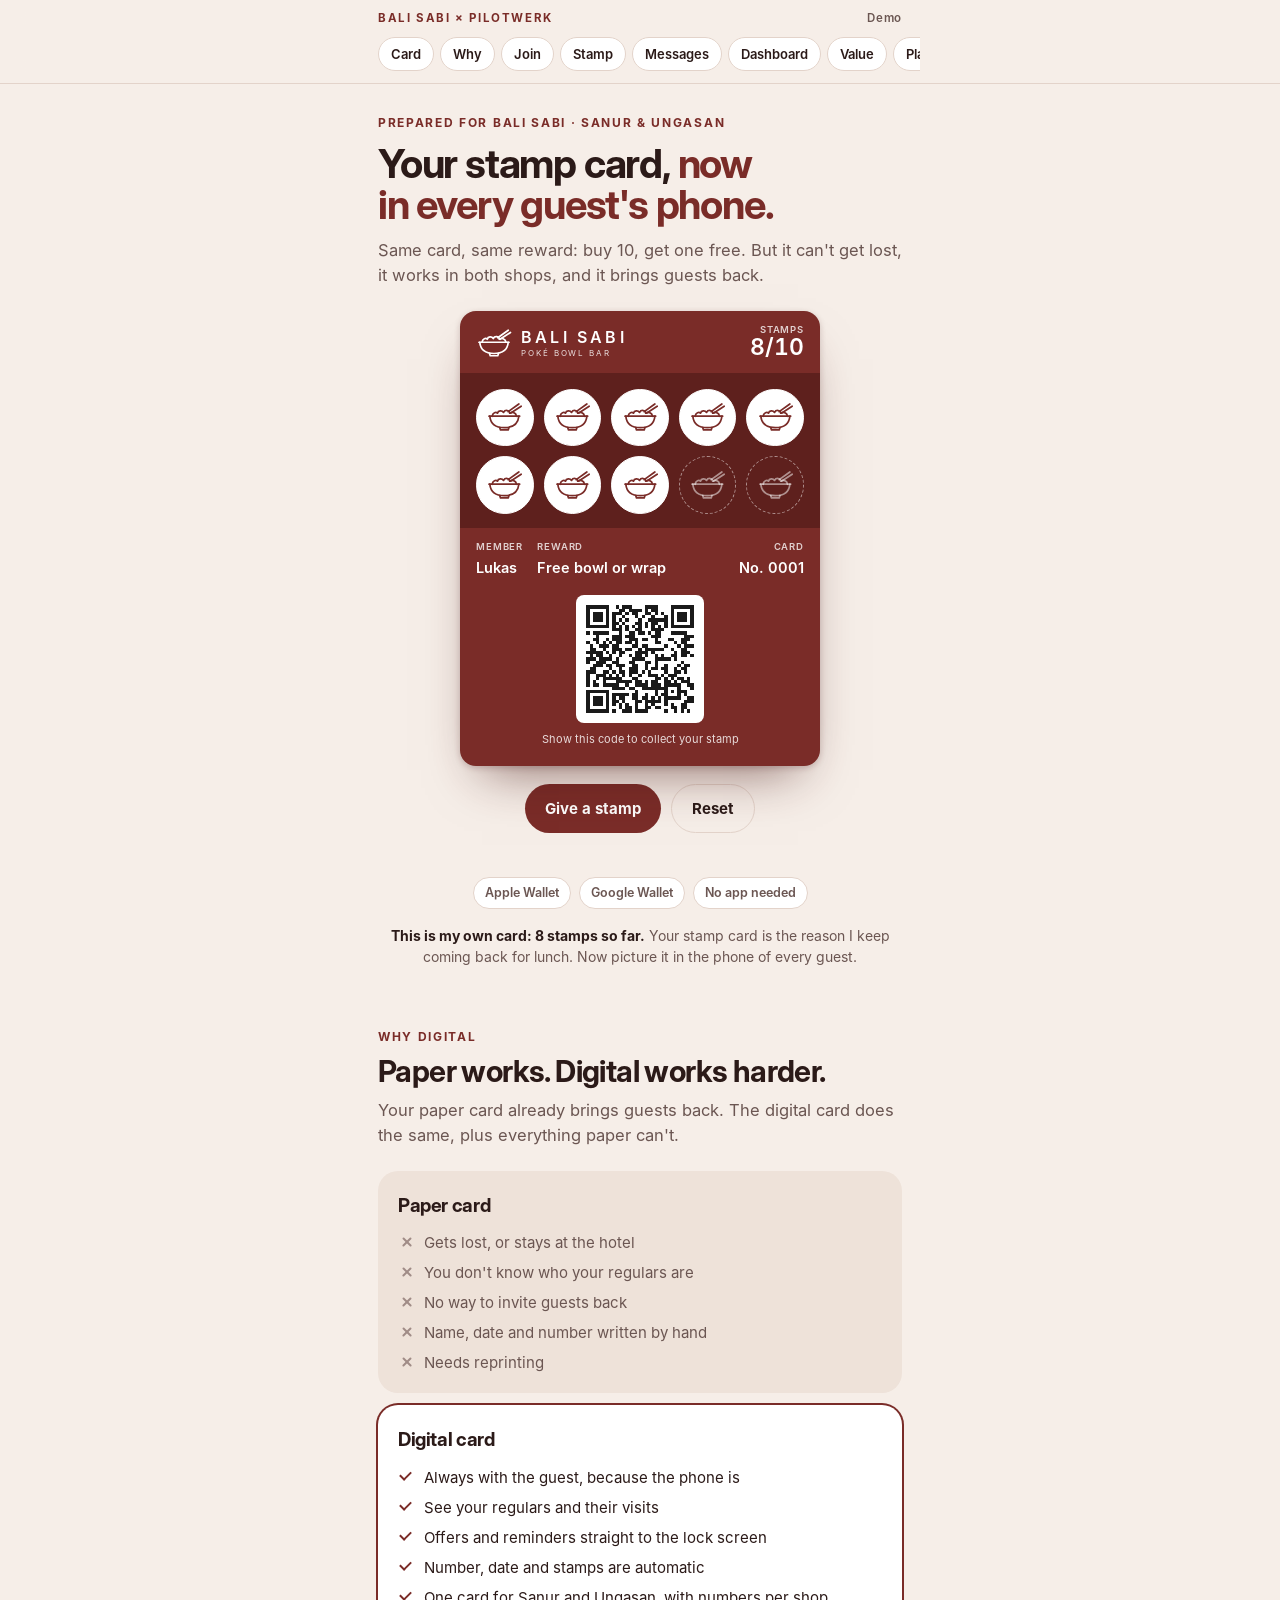
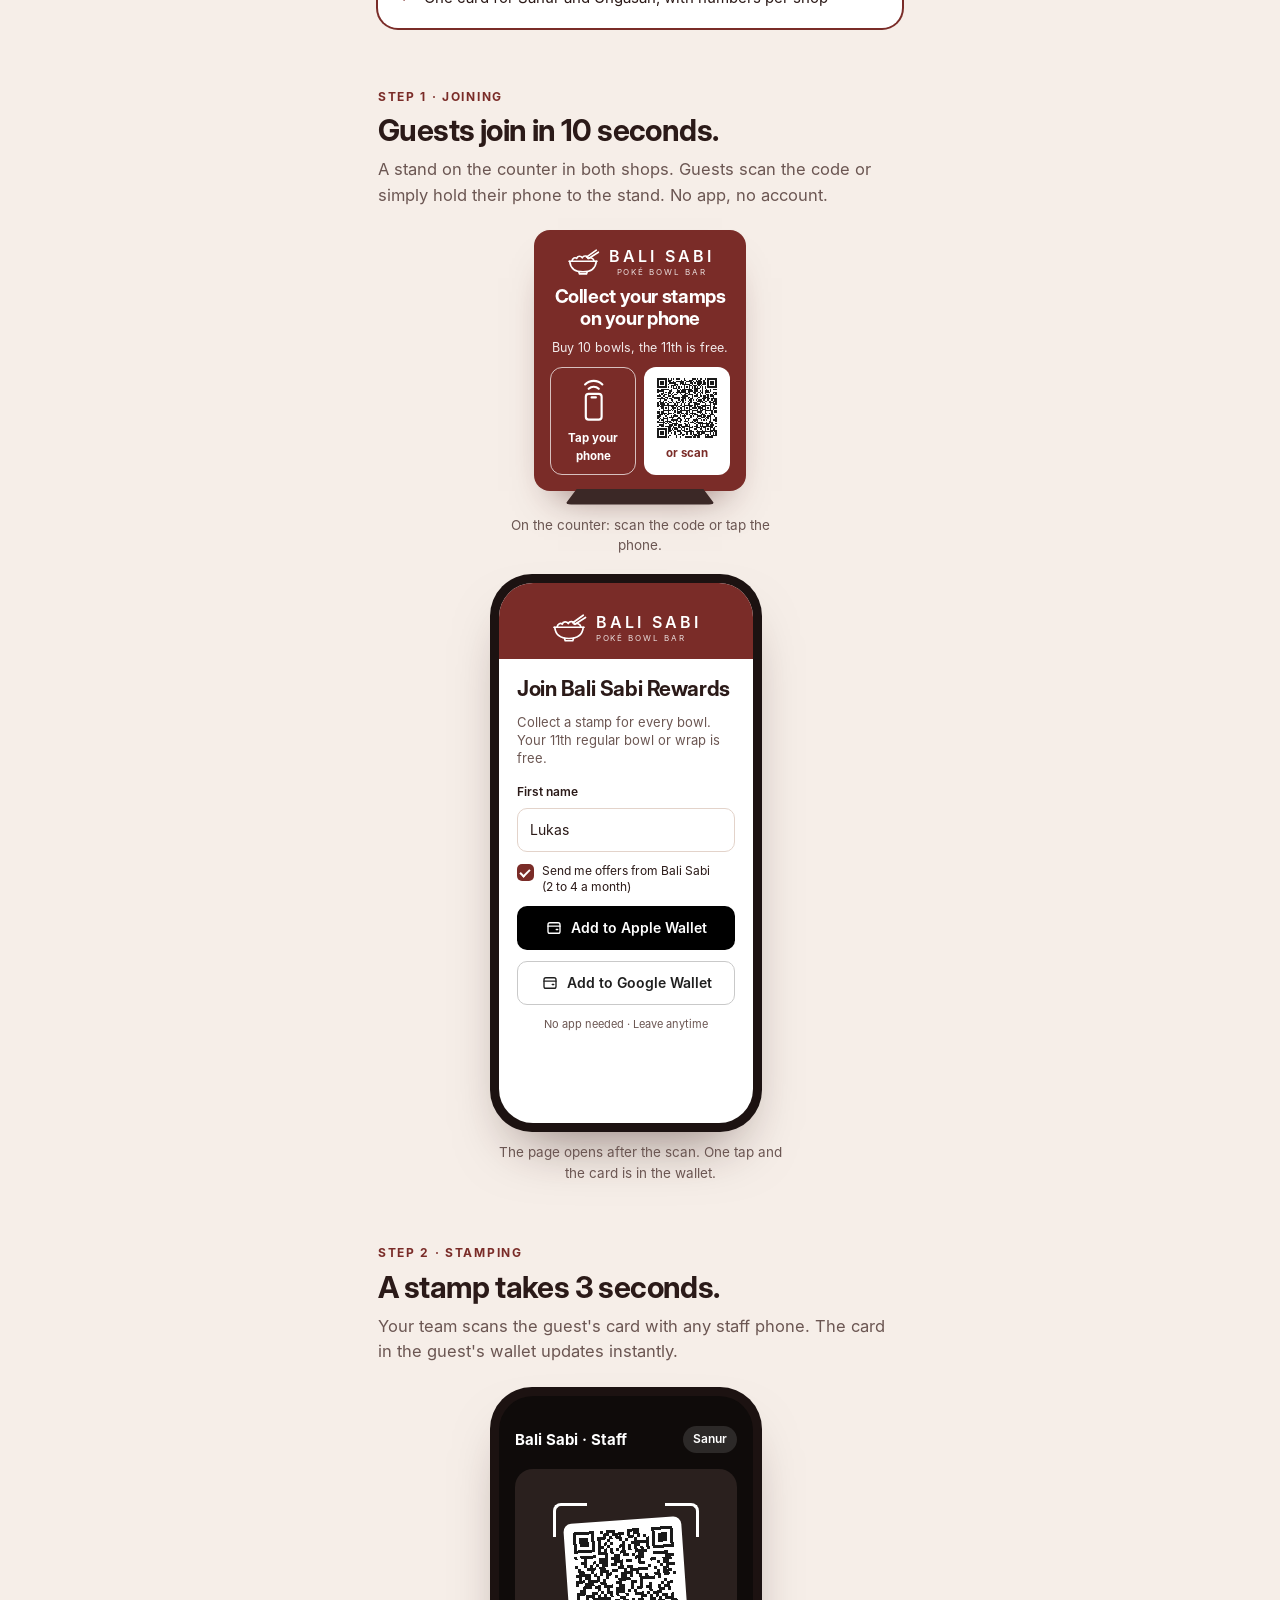
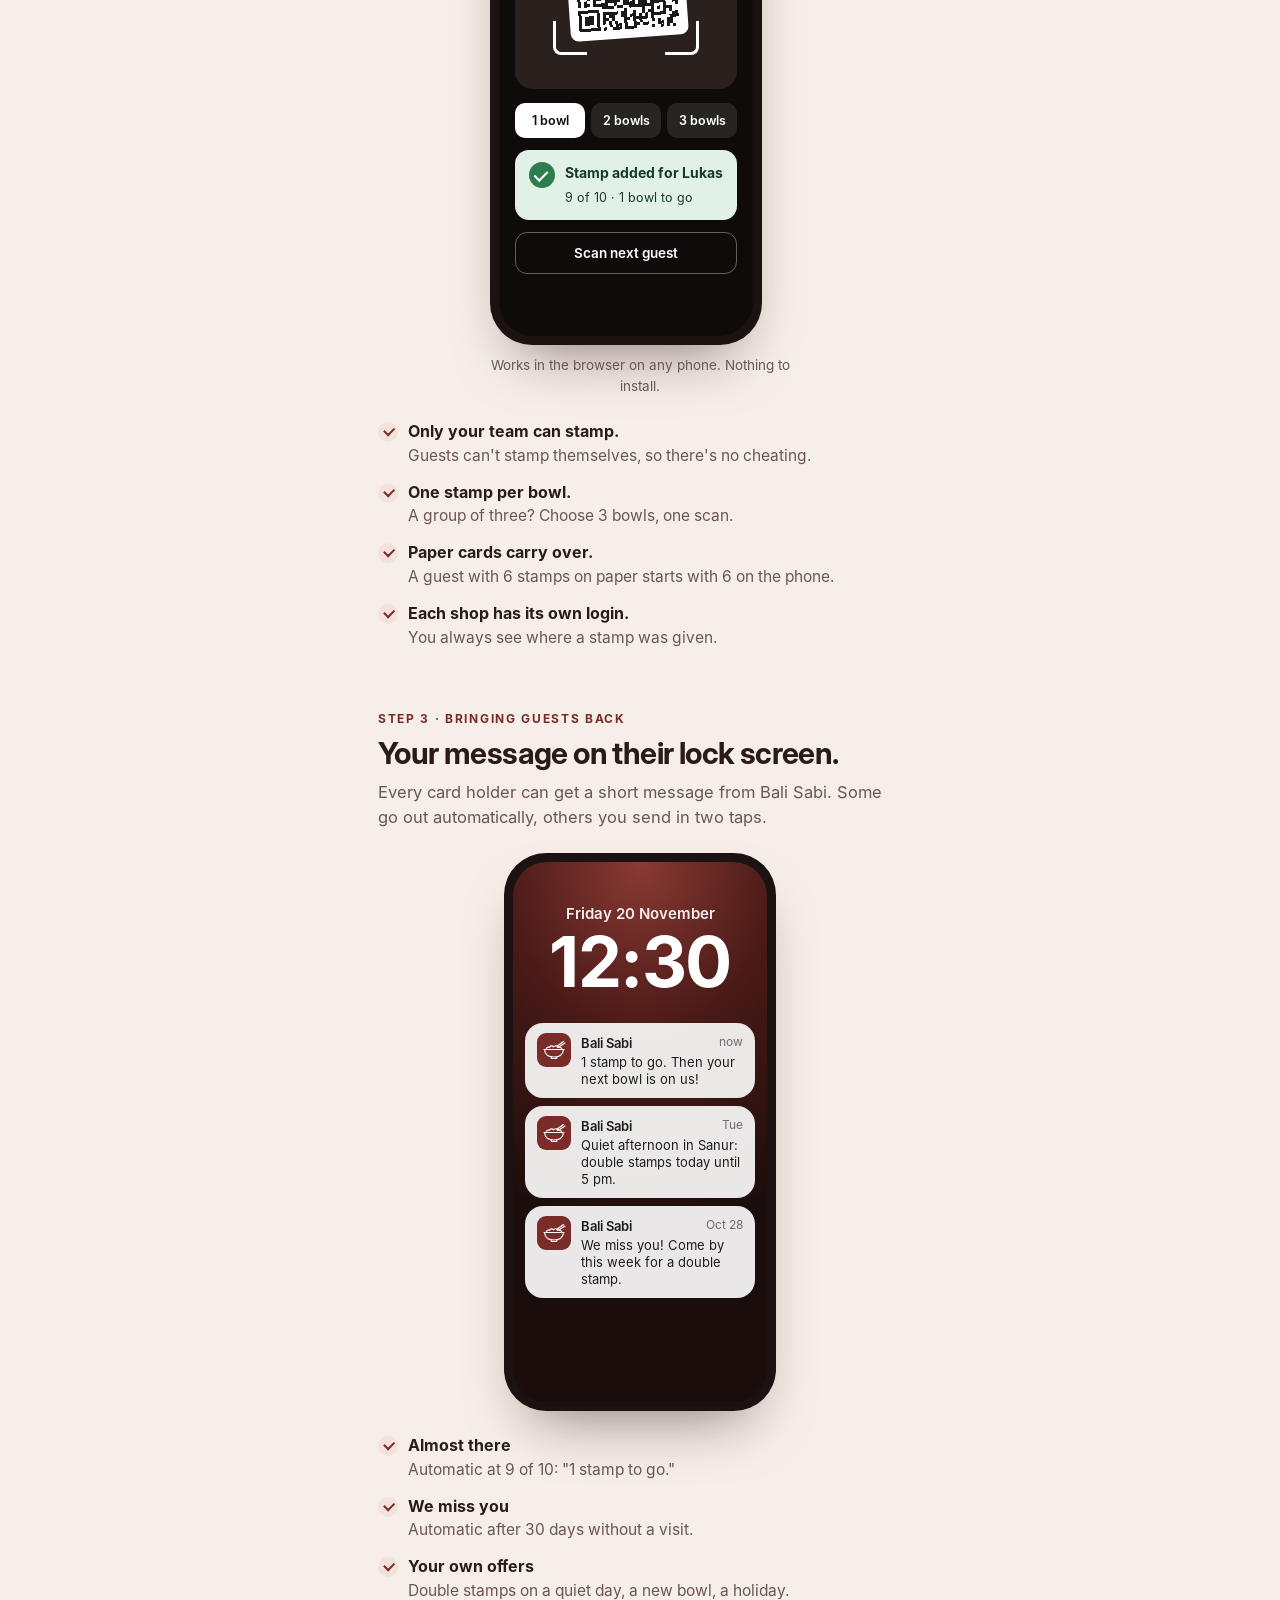
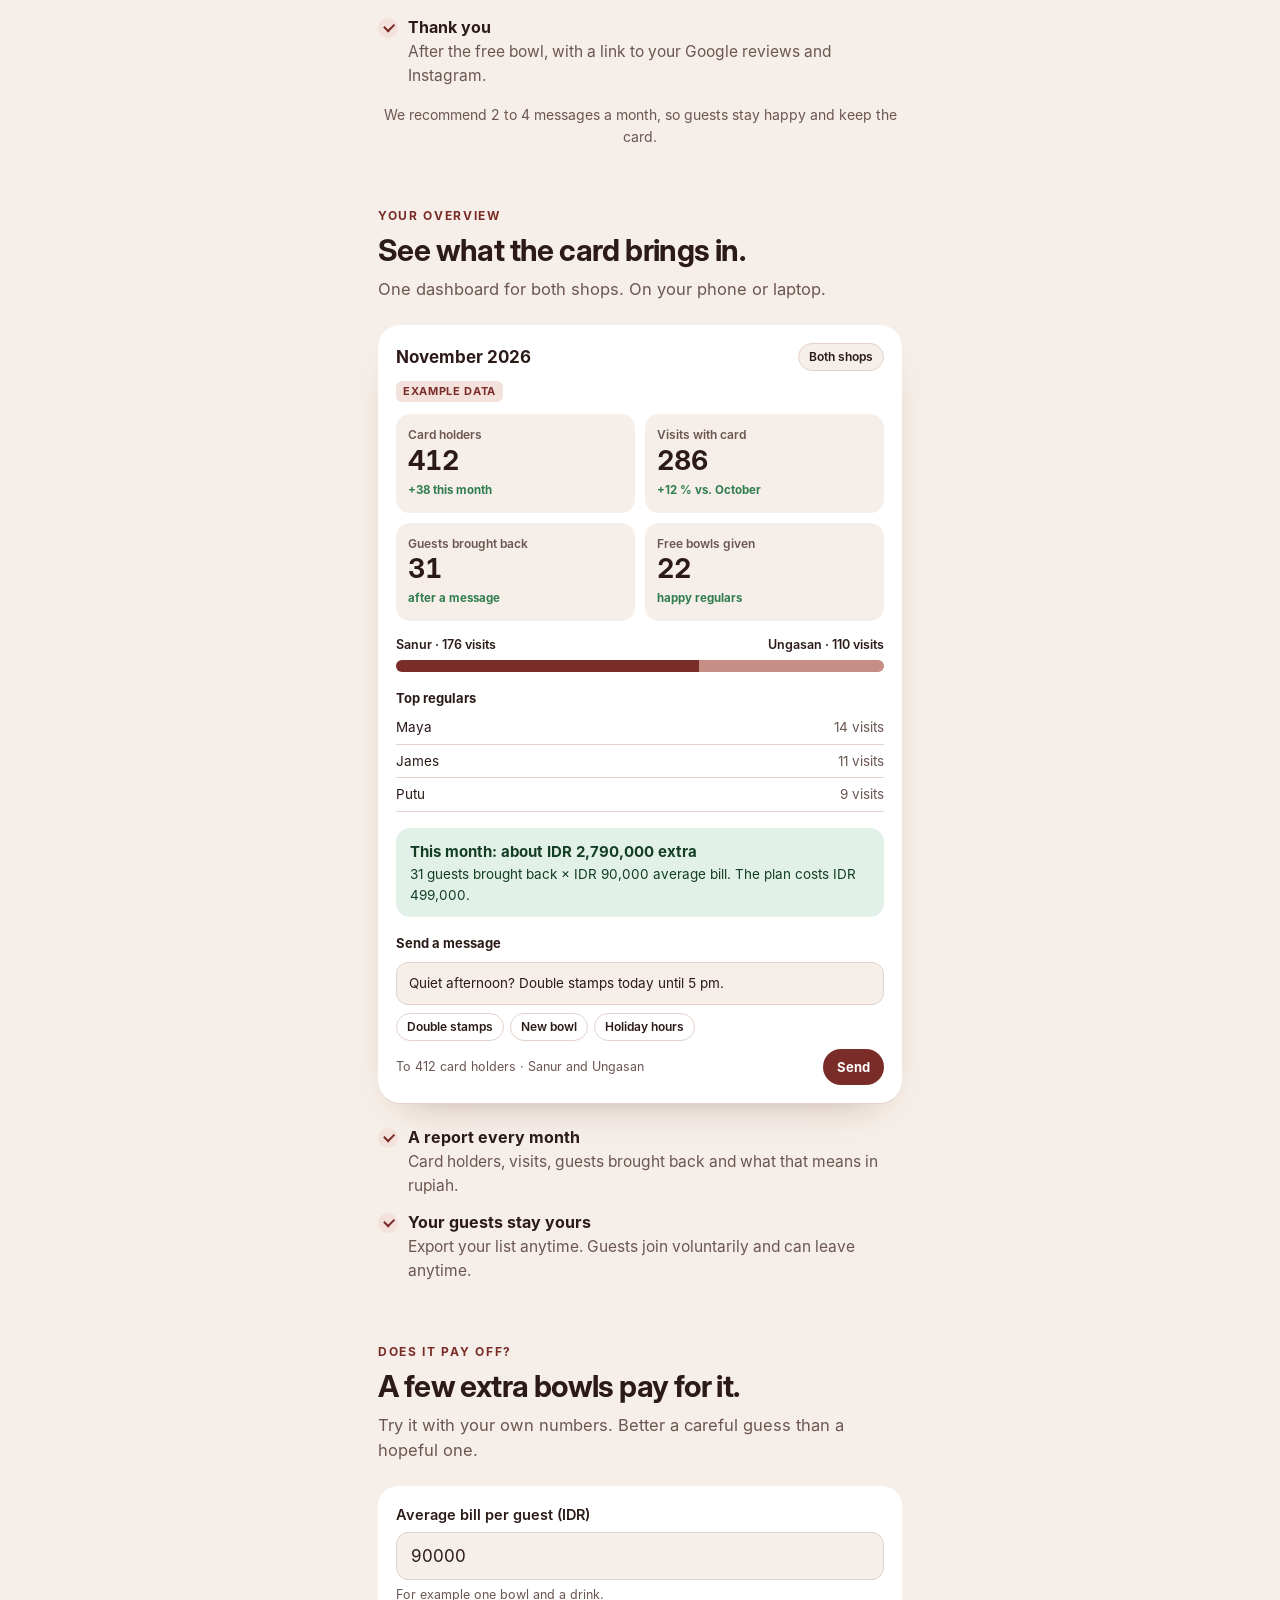
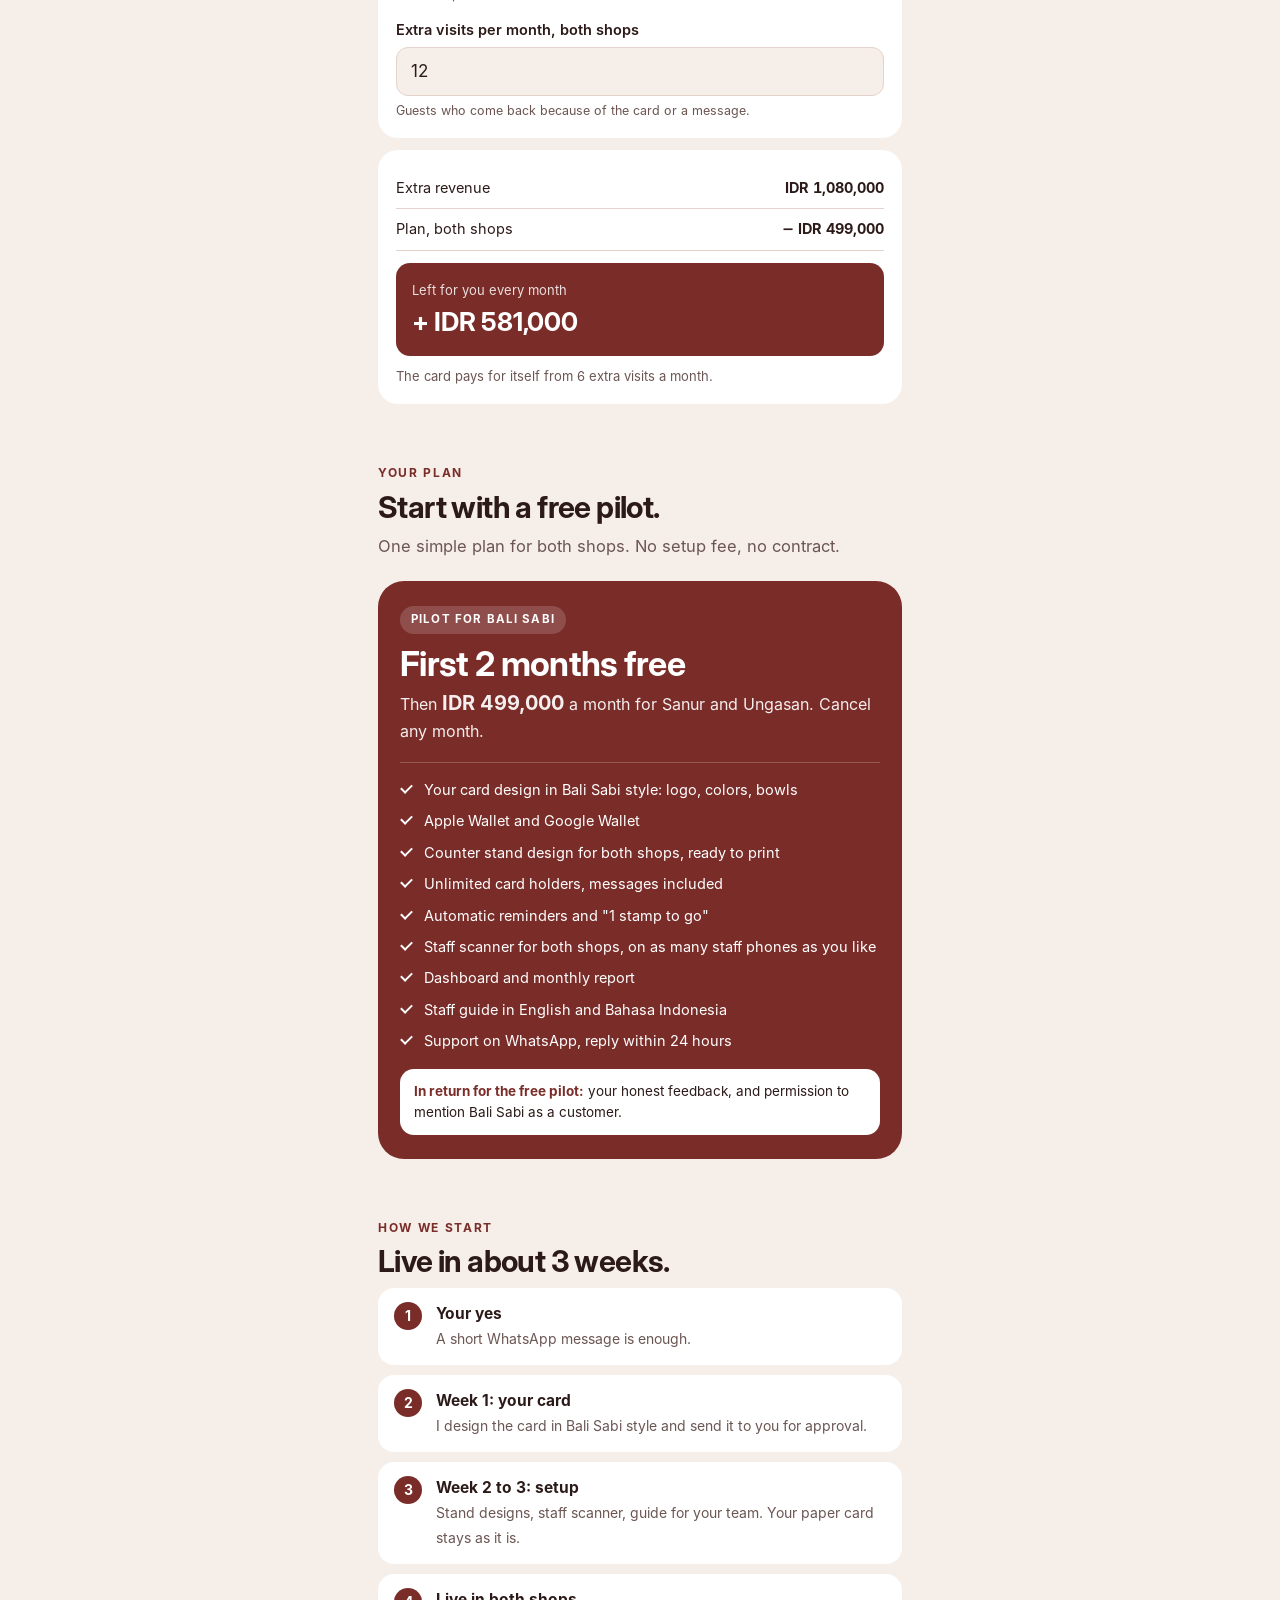
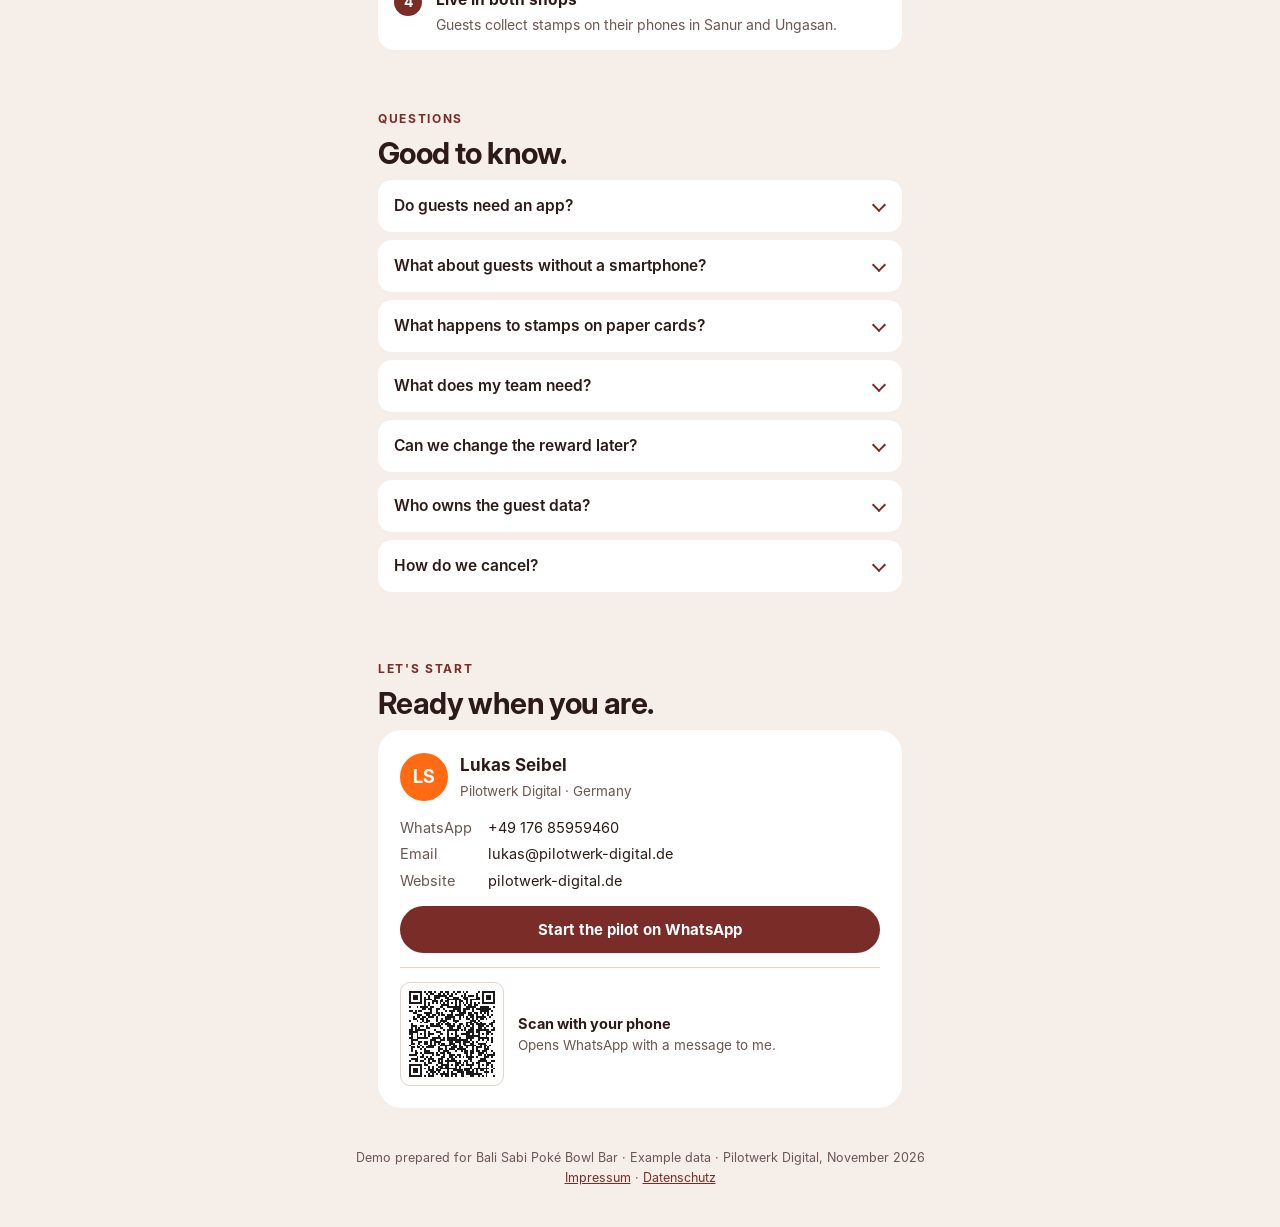
<file: demo/bali-sabi/index.html>
<!doctype html>
<html lang="en">
<head>
<meta charset="utf-8">
<meta name="viewport" content="width=device-width,initial-scale=1,viewport-fit=cover">
<title>Bali Sabi Rewards – Demo</title>
<meta name="robots" content="noindex,nofollow">
<meta name="theme-color" content="#7A2C28">
<link rel="icon" href="/assets/favicon.svg" type="image/svg+xml">
<style>
@font-face{font-family:"Inter";src:url("/assets/fonts/inter-400.woff") format("woff");font-weight:400;font-display:swap}
@font-face{font-family:"Inter";src:url("/assets/fonts/inter-600.woff") format("woff");font-weight:600;font-display:swap}
@font-face{font-family:"Inter";src:url("/assets/fonts/inter-700.woff") format("woff");font-weight:700 800;font-display:swap}
@font-face{font-family:"Inter Display";src:url("/assets/fonts/interdisplay-700.woff") format("woff");font-weight:700;font-display:swap}
/* Layout: one phone-width column, a sticky step bar, then the story top to bottom:
   card -> why digital -> join -> stamp -> messages -> dashboard -> pays off -> plan -> timeline -> questions -> contact. */
:root{
  --paper:#F6EEE8; --paper-2:#EEE2D9; --card:#FFFFFF; --line:#E3D3CA;
  --maroon:#7A2C28; --maroon-2:#5E201D; --maroon-soft:#F3E1DC;
  --ink:#2B1A18; --muted:#6B5652; --ok:#2E7D4F; --ok-soft:#E2F1E7;
  --display:"Inter Display","Inter",system-ui,-apple-system,sans-serif;
  --font:"Inter",system-ui,-apple-system,"Segoe UI",sans-serif;
  color-scheme:light;
}
*{box-sizing:border-box}
html{-webkit-text-size-adjust:100%;scroll-behavior:smooth}
@media (prefers-reduced-motion:reduce){html{scroll-behavior:auto}*{animation:none!important;transition:none!important}}
body{margin:0;background:var(--paper);color:var(--ink);font-family:var(--font);font-size:16px;line-height:1.55;-webkit-font-smoothing:antialiased}
.wrap{max-width:560px;margin:0 auto;padding-left:max(18px,env(safe-area-inset-left,0px));padding-right:max(18px,env(safe-area-inset-right,0px))}
h1,h2,h3{font-family:var(--display);font-weight:700;letter-spacing:-.02em;margin:0;text-wrap:balance}
p{margin:0}
a{color:var(--maroon)}
.sr{position:absolute;width:1px;height:1px;overflow:hidden;clip:rect(0 0 0 0);white-space:nowrap}

/* Top bar */
.top{position:sticky;top:0;z-index:30;background:rgba(246,238,232,.94);-webkit-backdrop-filter:blur(12px);backdrop-filter:blur(12px);border-bottom:1px solid var(--line);padding-top:env(safe-area-inset-top,0px)}
.top .wrap{display:flex;flex-direction:column;gap:9px;padding-block:10px 10px}
.brandline{display:flex;align-items:center;justify-content:space-between;gap:12px;font-size:11.5px;font-weight:700;letter-spacing:.14em;text-transform:uppercase;color:var(--maroon)}
.brandline span:last-child{color:var(--muted);letter-spacing:.06em;text-transform:none;font-weight:600}
.chips{display:flex;gap:6px;overflow-x:auto;scrollbar-width:none;margin:0 -18px;padding:0 18px 2px}
.chips::-webkit-scrollbar{display:none}
.chips a{flex:none;font-size:13px;font-weight:600;color:var(--ink);text-decoration:none;background:var(--card);border:1px solid var(--line);border-radius:99px;padding:6px 12px}
.chips a:focus-visible,.btn:focus-visible,summary:focus-visible,input:focus-visible{outline:3px solid var(--maroon);outline-offset:2px}

/* Sections */
section{padding-block:54px 6px;scroll-margin-top:96px}
.eyebrow{font-size:12px;font-weight:700;letter-spacing:.14em;text-transform:uppercase;color:var(--maroon)}
h2{font-size:30px;line-height:1.1;margin:8px 0 10px}
.lead{color:var(--muted);font-size:16.5px;margin-bottom:22px}
.hero{padding-top:30px}
.hero h1{font-size:40px;line-height:1.04;letter-spacing:-.03em;margin:10px 0 12px}
.hero h1 em{font-style:normal;color:var(--maroon)}
.note{font-size:14px;color:var(--muted);text-align:center;margin-top:16px}
.note b{color:var(--ink)}
.points{list-style:none;margin:22px 0 0;padding:0;display:flex;flex-direction:column;gap:12px}
.points li{position:relative;padding-left:30px;font-size:15.5px}
.points li::before{content:"";position:absolute;left:0;top:3px;width:20px;height:20px;border-radius:50%;background:var(--maroon-soft)}
.points li::after{content:"";position:absolute;left:6px;top:8px;width:8px;height:4.5px;border-left:2.2px solid var(--maroon);border-bottom:2.2px solid var(--maroon);transform:rotate(-45deg)}
.points b{display:block;font-size:16px}
.points span{color:var(--muted)}

/* Wallet pass */
.pass{position:relative;width:100%;max-width:360px;margin:0 auto;background:var(--maroon);color:#FFFFFF;border-radius:16px;box-shadow:0 26px 50px -22px rgba(70,22,18,.6),0 2px 6px rgba(70,22,18,.2);overflow:hidden;font-family:-apple-system,"Inter",system-ui,sans-serif}
.pass-top{display:flex;justify-content:space-between;align-items:center;padding:14px 16px 12px}
.logo{display:flex;align-items:center;gap:9px}
.logo svg{width:36px;height:30px;color:#FFFFFF}
.wm{display:flex;flex-direction:column;line-height:1}
.wm b{font-weight:600;font-size:16px;letter-spacing:.2em}
.wm small{font-size:8px;letter-spacing:.24em;opacity:.85;margin-top:4px;font-weight:500}
.hf{text-align:right;line-height:1.1}
.hf span,.pf span{display:block;font-size:9.5px;font-weight:600;letter-spacing:.09em;text-transform:uppercase;opacity:.78}
.hf b{font-size:23px;font-weight:600;font-variant-numeric:tabular-nums}
.strip{background:var(--maroon-2);padding:16px 16px 14px;display:grid;grid-template-columns:repeat(5,minmax(0,1fr));gap:10px}
.st{aspect-ratio:1;border-radius:50%;border:1.6px dashed rgba(255,255,255,.5);display:grid;place-items:center;color:rgba(255,255,255,.5);transition:background .25s,border-color .25s,color .25s}
.st svg{width:66%;height:auto}
.st.on{background:#FFFFFF;border:1.6px solid #FFFFFF;color:var(--maroon)}
.st.pop{animation:pop .45s cubic-bezier(.3,1.6,.5,1)}
@keyframes pop{0%{transform:scale(.4)}100%{transform:scale(1)}}
.readybar{display:none;margin:0;background:#FFFFFF;color:var(--maroon);font-weight:700;font-size:14px;text-align:center;padding:9px 12px}
.pass.full .readybar{display:block}
.pfields{display:grid;grid-template-columns:auto minmax(0,1fr) auto;gap:14px;padding:12px 16px 4px}
.pf b{display:block;font-size:14.5px;font-weight:600;margin-top:2px;white-space:nowrap}
.pf.r{text-align:right}
.barcode{display:flex;flex-direction:column;align-items:center;gap:8px;padding:12px 16px 18px}
.qrbox{background:#FFFFFF;border-radius:8px;padding:7px;width:128px;height:128px}
.qrbox svg{display:block;width:100%;height:100%}
.barcode small{font-size:11px;opacity:.82}
.ctl{display:none;gap:10px;justify-content:center;margin-top:18px;flex-wrap:wrap}
.js .ctl{display:flex}
.btn{font:inherit;font-weight:700;font-size:15px;border-radius:99px;padding:12px 20px;min-height:46px;border:0;cursor:pointer;display:inline-flex;align-items:center;justify-content:center;gap:8px;text-decoration:none}
.btn.pri{background:var(--maroon);color:#FFFFFF}
.btn.pri:active{background:var(--maroon-2)}
.btn.ghost{background:transparent;color:var(--ink);border:1.5px solid var(--line)}
.toast{min-height:20px;margin-top:10px;text-align:center;font-size:14px;font-weight:600;color:var(--ok)}
.walletline{display:flex;justify-content:center;gap:8px;margin-top:14px;flex-wrap:wrap}
.walletline span{font-size:12.5px;font-weight:600;color:var(--muted);background:var(--card);border:1px solid var(--line);border-radius:99px;padding:5px 11px}

/* Compare */
.cmp{display:grid;gap:12px}
.cmp>div{border-radius:20px;padding:20px}
.cmp .paper{background:var(--paper-2)}
.cmp .digi{background:var(--card);box-shadow:0 0 0 2px var(--maroon)}
.cmp h3{font-size:19px;margin-bottom:12px}
.cmp ul{list-style:none;margin:0;padding:0;display:flex;flex-direction:column;gap:9px;font-size:15px;line-height:1.4}
.cmp li{position:relative;padding-left:26px}
.cmp .paper li{color:var(--muted)}
.cmp .paper li::before,.cmp .paper li::after{content:"";position:absolute;left:3px;top:9px;width:12px;height:2.2px;border-radius:2px;background:#A08C87}
.cmp .paper li::before{transform:rotate(45deg)}
.cmp .paper li::after{transform:rotate(-45deg)}
.cmp .digi li::before{content:"";position:absolute;left:2px;top:4px;width:9px;height:5px;border-left:2.4px solid var(--maroon);border-bottom:2.4px solid var(--maroon);transform:rotate(-45deg)}

/* Phones */
.duo{display:grid;gap:18px;justify-items:center}
.phone{width:272px;border-radius:42px;padding:9px;background:#1C1211;box-shadow:0 30px 60px -28px rgba(40,12,10,.55)}
.screen{position:relative;border-radius:34px;overflow:hidden;background:#FFFFFF;height:540px;font-family:-apple-system,"Inter",system-ui,sans-serif}
.cap{font-size:13.5px;color:var(--muted);text-align:center;max-width:300px;margin-top:10px}

/* Counter stand */
.stand{display:flex;flex-direction:column;align-items:center}
.stand .face{width:212px;background:var(--maroon);color:#FFFFFF;border-radius:16px;padding:18px 16px 16px;display:flex;flex-direction:column;align-items:center;gap:10px;text-align:center;box-shadow:0 24px 40px -24px rgba(70,22,18,.7)}
.stand .face .logo svg{width:34px;height:28px}
.stand .face h3{font-size:19px;line-height:1.15;color:#FFFFFF}
.stand .face p{font-size:12.5px;opacity:.9;line-height:1.35}
.stand .row{display:grid;grid-template-columns:repeat(2,minmax(0,1fr));gap:8px;width:100%}
.stand .tap,.stand .scan{border-radius:12px;padding:10px 6px 8px;display:flex;flex-direction:column;align-items:center;gap:6px;font-size:11.5px;font-weight:700}
.stand .tap{border:1.5px solid rgba(255,255,255,.7)}
.stand .tap svg{width:46px;height:46px;color:#FFFFFF}
.stand .scan{background:#FFFFFF;color:var(--maroon)}
.stand .scan .q{width:62px;height:62px}
.stand .scan .q svg{display:block;width:100%;height:100%}
.stand .base{width:150px;height:16px;background:#3B2826;clip-path:polygon(8% 0,92% 0,100% 100%,0 100%);margin-top:-2px;border-radius:0 0 6px 6px}

/* Join page */
.jp-head{background:var(--maroon);color:#FFFFFF;padding:30px 18px 16px;display:flex;justify-content:center}
.jp{padding:18px 18px 0;display:flex;flex-direction:column;gap:11px}
.jp h3{font-size:21px;line-height:1.15}
.jp p{font-size:13px;color:var(--muted);line-height:1.4}
.jp label{font-size:12px;font-weight:600;color:var(--ink)}
.jp .in{border:1px solid var(--line);border-radius:10px;padding:10px 12px;font-size:14px;margin-top:5px}
.jp .chk{display:flex;gap:8px;align-items:flex-start;font-size:12px;color:var(--ink);line-height:1.35}
.jp .box{flex:none;width:17px;height:17px;border-radius:5px;background:var(--maroon);position:relative;margin-top:1px}
.jp .box::after{content:"";position:absolute;left:5px;top:3px;width:4px;height:8px;border-right:2px solid #FFF;border-bottom:2px solid #FFF;transform:rotate(45deg)}
.wbtn{display:flex;align-items:center;justify-content:center;gap:8px;border-radius:10px;height:44px;font-size:14px;font-weight:600}
.wbtn.apple{background:#000000;color:#FFFFFF}
.wbtn.google{background:#FFFFFF;color:#1F1F1F;border:1px solid #C9C9C9}
.wbtn svg{width:18px;height:18px}
.jp small{font-size:11px;color:var(--muted);text-align:center}

/* Staff scan */
.scr-dark{background:#0F0B0A;color:#FFFFFF}
.sc-head{padding:30px 16px 12px;display:flex;justify-content:space-between;align-items:center;font-size:13px}
.sc-head b{font-size:15px}
.sc-head span{background:rgba(255,255,255,.12);border-radius:99px;padding:4px 10px;font-size:12px;font-weight:600}
.cam{margin:4px 16px 0;height:220px;border-radius:18px;background:#2A201E;position:relative;display:grid;place-items:center;overflow:hidden}
.cam .q{width:118px;height:118px;background:#FFFFFF;border-radius:8px;padding:6px;transform:rotate(-4deg)}
.cam .q svg{display:block;width:100%;height:100%}
.cam i{position:absolute;width:34px;height:34px;border-color:#FFFFFF;border-style:solid}
.cam i:nth-child(1){left:38px;top:34px;border-width:3px 0 0 3px;border-radius:8px 0 0 0}
.cam i:nth-child(2){right:38px;top:34px;border-width:3px 3px 0 0;border-radius:0 8px 0 0}
.cam i:nth-child(3){left:38px;bottom:34px;border-width:0 0 3px 3px;border-radius:0 0 0 8px}
.cam i:nth-child(4){right:38px;bottom:34px;border-width:0 3px 3px 0;border-radius:0 0 8px 0}
.bowls{display:flex;gap:6px;justify-content:center;margin:14px 16px 0}
.bowls span{flex:1;text-align:center;font-size:12.5px;font-weight:600;border-radius:10px;padding:8px 0;background:rgba(255,255,255,.1)}
.bowls span.sel{background:#FFFFFF;color:#0F0B0A}
.result{margin:12px 16px 0;border-radius:14px;background:var(--ok-soft);color:#143D25;padding:12px 14px;display:flex;gap:10px;align-items:flex-start}
.result .ok{flex:none;width:26px;height:26px;border-radius:50%;background:var(--ok);position:relative}
.result .ok::after{content:"";position:absolute;left:8px;top:6px;width:6px;height:11px;border-right:2.5px solid #FFF;border-bottom:2.5px solid #FFF;transform:rotate(45deg)}
.result b{display:block;font-size:14px}
.result span{font-size:12.5px}
.next{margin:12px 16px 0;height:42px;border-radius:12px;border:1.5px solid rgba(255,255,255,.35);display:grid;place-items:center;font-size:13.5px;font-weight:600}

/* Lock screen */
.lock{height:100%;background:radial-gradient(120% 70% at 50% 0%,#8A3A33 0%,#4A1A17 45%,#1A0D0C 100%);color:#FFFFFF;padding:40px 12px 0;display:flex;flex-direction:column;align-items:center}
.lock .date{font-size:15px;font-weight:600;opacity:.92}
.lock .time{font-size:70px;font-weight:700;line-height:1;letter-spacing:-.02em;margin:2px 0 26px}
.nt{width:100%;background:rgba(255,255,255,.9);color:#1C1C1E;border-radius:18px;padding:10px 12px;margin-bottom:8px;display:flex;gap:10px;align-items:flex-start}
.nt .ic{flex:none;width:34px;height:34px;border-radius:9px;background:var(--maroon);color:#FFFFFF;display:grid;place-items:center}
.nt .ic svg{width:24px;height:20px}
.nt .tx{min-width:0;flex:1}
.nt .row{display:flex;justify-content:space-between;gap:8px;font-size:13px}
.nt .row b{font-weight:600}
.nt .row span{color:#6C6C70;font-size:12px}
.nt p{font-size:13px;line-height:1.3;margin-top:1px}

/* Dashboard */
.dash{background:var(--card);border-radius:22px;padding:18px;box-shadow:0 1px 0 var(--line),0 18px 40px -30px rgba(70,22,18,.5)}
.dh{display:flex;justify-content:space-between;align-items:center;gap:10px;margin-bottom:6px}
.dh b{font-size:17px}
.dh span{font-size:12px;font-weight:600;background:var(--paper);border:1px solid var(--line);border-radius:99px;padding:4px 10px;white-space:nowrap}
.ex{display:inline-block;font-size:11px;font-weight:700;letter-spacing:.06em;text-transform:uppercase;color:var(--maroon);background:var(--maroon-soft);border-radius:6px;padding:2px 7px;margin-bottom:12px}
.kpis{display:grid;grid-template-columns:repeat(2,minmax(0,1fr));gap:10px}
.kpi{background:var(--paper);border-radius:14px;padding:12px}
.kpi span{display:block;font-size:12px;color:var(--muted);font-weight:600}
.kpi b{display:block;font-family:var(--display);font-size:27px;line-height:1.15;font-variant-numeric:tabular-nums}
.kpi small{font-size:11.5px;color:var(--ok);font-weight:700}
.split{margin-top:14px}
.split .lab{display:flex;justify-content:space-between;font-size:12.5px;font-weight:600;margin-bottom:6px}
.split .bar{display:flex;height:12px;border-radius:99px;overflow:hidden;background:var(--paper)}
.split .bar i:first-child{background:var(--maroon)}
.split .bar i:last-child{background:#C78E86}
.regs{margin-top:16px}
.regs h4,.compose h4{margin:0 0 8px;font-size:13px;font-weight:700}
.regs ol{margin:0;padding:0;list-style:none;display:flex;flex-direction:column;gap:6px}
.regs li{display:flex;justify-content:space-between;font-size:13.5px;border-bottom:1px solid var(--line);padding-bottom:6px}
.regs li span{color:var(--muted)}
.report{margin-top:16px;border-radius:14px;background:var(--ok-soft);padding:12px 14px;font-size:13.5px;color:#143D25}
.report b{display:block;font-size:15px}
.compose{margin-top:16px}
.compose .msg{border:1px solid var(--line);border-radius:12px;padding:10px 12px;font-size:13.5px;background:var(--paper)}
.compose .tpl{display:flex;gap:6px;flex-wrap:wrap;margin:8px 0}
.compose .tpl span{font-size:12px;font-weight:600;border:1px solid var(--line);border-radius:99px;padding:4px 10px}
.compose .send{display:flex;justify-content:space-between;align-items:center;gap:10px;font-size:12.5px;color:var(--muted)}
.compose .send b{background:var(--maroon);color:#FFF;border-radius:99px;padding:8px 14px;font-size:13px}

/* Calculator */
.calc{display:grid;gap:12px}
.calc .in,.calc .out{background:var(--card);border-radius:20px;padding:18px}
.calc label{display:block;font-weight:600;font-size:14.5px;margin-bottom:6px}
.calc input{font:inherit;font-size:17px;width:100%;min-height:48px;border:1px solid var(--line);border-radius:12px;padding:10px 14px;background:var(--paper);color:var(--ink)}
.calc .fld+.fld{margin-top:14px}
.calc .hint{font-size:12.5px;color:var(--muted);margin-top:5px}
.rows{list-style:none;margin:0;padding:0}
.rows li{display:flex;justify-content:space-between;gap:12px;padding:9px 0;border-bottom:1px solid var(--line);font-size:14.5px}
.rows li b{font-variant-numeric:tabular-nums;white-space:nowrap}
.res{margin-top:12px;border-radius:14px;background:var(--maroon);color:#FFFFFF;padding:14px 16px}
.res span{font-size:13px;opacity:.85}
.res b{display:block;font-family:var(--display);font-size:26px;letter-spacing:-.01em}
.be{font-size:13px;color:var(--muted);margin-top:10px}
.js .static-only{display:none}
.live-only{display:none}
.js .live-only{display:block}

/* Plan */
.plan{background:var(--maroon);color:#FFFFFF;border-radius:26px;padding:24px 22px;position:relative;overflow:hidden}
.plan .tag{display:inline-block;font-size:11.5px;font-weight:700;letter-spacing:.1em;text-transform:uppercase;background:rgba(255,255,255,.16);border-radius:99px;padding:5px 11px}
.plan h3{font-size:34px;line-height:1.05;margin:12px 0 6px;color:#FFFFFF}
.plan .then{font-size:16px;opacity:.92}
.plan .then b{font-size:20px;opacity:1}
.plan ul{list-style:none;margin:18px 0 0;padding:16px 0 0;border-top:1px solid rgba(255,255,255,.22);display:grid;gap:9px;font-size:14.5px}
.plan li{position:relative;padding-left:24px}
.plan li::before{content:"";position:absolute;left:1px;top:5px;width:9px;height:5px;border-left:2.3px solid #FFFFFF;border-bottom:2.3px solid #FFFFFF;transform:rotate(-45deg)}
.plan .deal{margin-top:16px;background:#FFFFFF;color:var(--ink);border-radius:14px;padding:12px 14px;font-size:13.5px}
.plan .deal b{color:var(--maroon)}

/* Timeline */
.tl{list-style:none;margin:0;padding:0;display:grid;gap:10px;counter-reset:t}
.tl li{background:var(--card);border-radius:16px;padding:14px 16px 14px 58px;position:relative}
.tl li::before{counter-increment:t;content:counter(t);position:absolute;left:16px;top:14px;width:28px;height:28px;border-radius:50%;background:var(--maroon);color:#FFF;font-weight:700;font-size:14px;display:grid;place-items:center}
.tl b{display:block;font-size:15.5px}
.tl span{font-size:14px;color:var(--muted)}

/* FAQ */
.faq details{background:var(--card);border-radius:14px;margin-bottom:8px}
.faq summary{list-style:none;cursor:pointer;padding:14px 44px 14px 16px;font-weight:600;font-size:15.5px;position:relative}
.faq summary::-webkit-details-marker{display:none}
.faq summary::after{content:"";position:absolute;right:18px;top:20px;width:8px;height:8px;border-right:2px solid var(--maroon);border-bottom:2px solid var(--maroon);transform:rotate(45deg);transition:transform .2s}
.faq details[open] summary::after{transform:rotate(-135deg);top:23px}
.faq details p{padding:0 16px 14px;color:var(--muted);font-size:14.5px}

/* Contact */
.contact{background:var(--card);border-radius:24px;padding:22px;display:flex;flex-direction:column;gap:14px}
.who{display:flex;gap:12px;align-items:center}
.who .av{flex:none;width:48px;height:48px;border-radius:50%;background:#FF6A13;color:#FFF;font-weight:800;font-size:18px;display:grid;place-items:center;font-family:var(--display)}
.who b{display:block;font-size:17px}
.who span{font-size:13.5px;color:var(--muted)}
.lines{display:grid;gap:4px;font-size:14.5px}
.lines span{color:var(--muted);display:inline-block;width:88px}
.qrwa{display:flex;gap:14px;align-items:center;border-top:1px solid var(--line);padding-top:14px}
.qrwa .q{flex:none;width:104px;height:104px;background:#FFF;border:1px solid var(--line);border-radius:10px;padding:6px}
.qrwa .q svg{display:block;width:100%;height:100%}
.qrwa p{font-size:13.5px;color:var(--muted)}
.qrwa p b{display:block;color:var(--ink);font-size:14.5px}
footer{padding:34px 0 calc(40px + env(safe-area-inset-bottom,0px));text-align:center;font-size:12.5px;color:var(--muted)}
</style>
</head>
<body>
<svg width="0" height="0" style="position:absolute" aria-hidden="true">
  <symbol id="bowl" viewBox="0 0 48 40"><g fill="none" stroke="currentColor" stroke-width="2.3" stroke-linecap="round" stroke-linejoin="round"><path d="M29 13 43 3"/><path d="M32 15 46 6"/><path d="M8 19c1-5 5-6 7-4 1-4 6-4 8-1 2-4 8-3 8 1 3-2 8-1 9 4"/><path d="M4 19h40"/><path d="M5 19c1 10 8 15 19 15s18-5 19-15"/><path d="M18 34l1 3h10l1-3"/></g></symbol>
  <symbol id="nfc" viewBox="0 0 64 64"><g fill="none" stroke="currentColor" stroke-width="3" stroke-linecap="round" stroke-linejoin="round"><rect x="22" y="22" width="22" height="36" rx="4"/><path d="M30 27h6"/><path d="M26 15a10 10 0 0 1 14 0"/><path d="M21 9a17 17 0 0 1 24 0"/></g></symbol>
  <symbol id="wallet" viewBox="0 0 24 24"><g fill="none" stroke="currentColor" stroke-width="1.8" stroke-linecap="round" stroke-linejoin="round"><path d="M4 7.5A2.5 2.5 0 0 1 6.5 5h11A2.5 2.5 0 0 1 20 7.5v9a2.5 2.5 0 0 1-2.5 2.5h-11A2.5 2.5 0 0 1 4 16.5z"/><path d="M4 9.5h16"/><path d="M15 14h2"/></g></symbol>
</svg>

<header class="top">
  <div class="wrap">
    <div class="brandline"><span>Bali Sabi × Pilotwerk</span><span>Demo</span></div>
    <nav class="chips" aria-label="Sections">
      <a href="#card">Card</a><a href="#why">Why</a><a href="#join">Join</a><a href="#stamp">Stamp</a><a href="#messages">Messages</a><a href="#dashboard">Dashboard</a><a href="#value">Value</a><a href="#plan">Plan</a><a href="#faq">Questions</a><a href="#contact">Contact</a>
    </nav>
  </div>
</header>

<main class="wrap">

  <section class="hero" id="card">
    <p class="eyebrow">Prepared for Bali Sabi · Sanur &amp; Ungasan</p>
    <h1>Your stamp card, <em>now in every guest's phone.</em></h1>
    <p class="lead">Same card, same reward: buy 10, get one free. But it can't get lost, it works in both shops, and it brings guests back.</p>

    <div class="pass" id="pass" aria-label="Bali Sabi stamp card in the wallet, 8 of 10 stamps">
      <div class="pass-top">
        <div class="logo"><svg aria-hidden="true"><use href="#bowl"/></svg><div class="wm"><b>BALI SABI</b><small>POKÉ BOWL BAR</small></div></div>
        <div class="hf"><span>Stamps</span><b id="pCount">8/10</b></div>
      </div>
      <div class="strip" id="strip" aria-hidden="true">
        <div class="st on"><svg><use href="#bowl"/></svg></div><div class="st on"><svg><use href="#bowl"/></svg></div><div class="st on"><svg><use href="#bowl"/></svg></div><div class="st on"><svg><use href="#bowl"/></svg></div><div class="st on"><svg><use href="#bowl"/></svg></div>
        <div class="st on"><svg><use href="#bowl"/></svg></div><div class="st on"><svg><use href="#bowl"/></svg></div><div class="st on"><svg><use href="#bowl"/></svg></div><div class="st"><svg><use href="#bowl"/></svg></div><div class="st"><svg><use href="#bowl"/></svg></div>
      </div>
      <p class="readybar">Card full: your next bowl or wrap is free!</p>
      <div class="pfields">
        <div class="pf"><span>Member</span><b>Lukas</b></div>
        <div class="pf"><span>Reward</span><b>Free bowl or wrap</b></div>
        <div class="pf r"><span>Card</span><b>No. 0001</b></div>
      </div>
      <div class="barcode">
        <div class="qrbox"><svg viewBox="-1 -1 35 35" shape-rendering="crispEdges" aria-hidden="true"><rect x="-1" y="-1" width="35" height="35" fill="#FFFFFF"/><path fill="#1A1A1A" d="M0 0h7v1h-7zM9 0h1v1h-1zM11 0h3v1h-3zM18 0h4v1h-4zM26 0h7v1h-7zM0 1h1v1h-1zM6 1h1v1h-1zM10 1h2v1h-2zM13 1h4v1h-4zM18 1h1v1h-1zM20 1h2v1h-2zM26 1h1v1h-1zM32 1h1v1h-1zM0 2h1v1h-1zM2 2h3v1h-3zM6 2h1v1h-1zM8 2h3v1h-3zM12 2h1v1h-1zM14 2h2v1h-2zM18 2h2v1h-2zM21 2h1v1h-1zM23 2h1v1h-1zM26 2h1v1h-1zM28 2h3v1h-3zM32 2h1v1h-1zM0 3h1v1h-1zM2 3h3v1h-3zM6 3h1v1h-1zM8 3h1v1h-1zM11 3h1v1h-1zM15 3h1v1h-1zM17 3h1v1h-1zM20 3h1v1h-1zM24 3h1v1h-1zM26 3h1v1h-1zM28 3h3v1h-3zM32 3h1v1h-1zM0 4h1v1h-1zM2 4h3v1h-3zM6 4h1v1h-1zM8 4h1v1h-1zM10 4h1v1h-1zM12 4h1v1h-1zM16 4h1v1h-1zM19 4h6v1h-6zM26 4h1v1h-1zM28 4h3v1h-3zM32 4h1v1h-1zM0 5h1v1h-1zM6 5h1v1h-1zM8 5h2v1h-2zM11 5h1v1h-1zM15 5h2v1h-2zM18 5h1v1h-1zM20 5h2v1h-2zM24 5h1v1h-1zM26 5h1v1h-1zM32 5h1v1h-1zM0 6h7v1h-7zM8 6h1v1h-1zM10 6h1v1h-1zM12 6h1v1h-1zM14 6h1v1h-1zM16 6h1v1h-1zM18 6h1v1h-1zM20 6h1v1h-1zM22 6h1v1h-1zM24 6h1v1h-1zM26 6h7v1h-7zM8 7h3v1h-3zM12 7h1v1h-1zM15 7h2v1h-2zM20 7h4v1h-4zM0 8h1v1h-1zM2 8h5v1h-5zM10 8h1v1h-1zM13 8h2v1h-2zM16 8h2v1h-2zM19 8h1v1h-1zM21 8h2v1h-2zM26 8h5v1h-5zM3 9h1v1h-1zM8 9h3v1h-3zM12 9h3v1h-3zM20 9h3v1h-3zM30 9h3v1h-3zM2 10h2v1h-2zM6 10h1v1h-1zM8 10h3v1h-3zM13 10h3v1h-3zM17 10h2v1h-2zM21 10h1v1h-1zM25 10h2v1h-2zM29 10h3v1h-3zM0 11h1v1h-1zM3 11h1v1h-1zM5 11h1v1h-1zM7 11h1v1h-1zM9 11h2v1h-2zM12 11h2v1h-2zM15 11h1v1h-1zM21 11h2v1h-2zM27 11h1v1h-1zM29 11h2v1h-2zM1 12h1v1h-1zM4 12h3v1h-3zM8 12h2v1h-2zM14 12h2v1h-2zM17 12h2v1h-2zM24 12h1v1h-1zM28 12h1v1h-1zM30 12h3v1h-3zM1 13h2v1h-2zM5 13h1v1h-1zM8 13h3v1h-3zM12 13h2v1h-2zM16 13h1v1h-1zM18 13h6v1h-6zM26 13h1v1h-1zM29 13h2v1h-2zM0 14h5v1h-5zM6 14h1v1h-1zM8 14h1v1h-1zM10 14h2v1h-2zM15 14h4v1h-4zM20 14h1v1h-1zM27 14h1v1h-1zM29 14h3v1h-3zM1 15h1v1h-1zM3 15h2v1h-2zM7 15h1v1h-1zM10 15h1v1h-1zM13 15h1v1h-1zM15 15h2v1h-2zM18 15h1v1h-1zM21 15h1v1h-1zM23 15h1v1h-1zM26 15h2v1h-2zM29 15h2v1h-2zM32 15h1v1h-1zM0 16h3v1h-3zM4 16h4v1h-4zM9 16h1v1h-1zM14 16h4v1h-4zM21 16h5v1h-5zM27 16h1v1h-1zM0 17h1v1h-1zM3 17h3v1h-3zM8 17h2v1h-2zM13 17h2v1h-2zM18 17h2v1h-2zM21 17h1v1h-1zM29 17h1v1h-1zM2 18h3v1h-3zM6 18h2v1h-2zM9 18h3v1h-3zM14 18h2v1h-2zM18 18h1v1h-1zM21 18h1v1h-1zM24 18h1v1h-1zM28 18h1v1h-1zM30 18h2v1h-2zM1 19h2v1h-2zM7 19h1v1h-1zM10 19h1v1h-1zM13 19h3v1h-3zM18 19h1v1h-1zM20 19h2v1h-2zM23 19h2v1h-2zM27 19h1v1h-1zM29 19h2v1h-2zM0 20h3v1h-3zM5 20h2v1h-2zM8 20h1v1h-1zM10 20h2v1h-2zM13 20h3v1h-3zM17 20h1v1h-1zM19 20h1v1h-1zM24 20h1v1h-1zM27 20h2v1h-2zM30 20h1v1h-1zM0 21h1v1h-1zM3 21h3v1h-3zM7 21h1v1h-1zM9 21h1v1h-1zM11 21h1v1h-1zM13 21h1v1h-1zM16 21h1v1h-1zM19 21h3v1h-3zM23 21h1v1h-1zM25 21h3v1h-3zM0 22h1v1h-1zM3 22h1v1h-1zM5 22h6v1h-6zM14 22h2v1h-2zM21 22h2v1h-2zM24 22h1v1h-1zM26 22h1v1h-1zM28 22h2v1h-2zM31 22h1v1h-1zM0 23h1v1h-1zM2 23h1v1h-1zM5 23h1v1h-1zM9 23h5v1h-5zM15 23h2v1h-2zM18 23h1v1h-1zM20 23h2v1h-2zM24 23h2v1h-2zM27 23h1v1h-1zM29 23h3v1h-3zM0 24h1v1h-1zM2 24h2v1h-2zM5 24h5v1h-5zM12 24h1v1h-1zM15 24h4v1h-4zM20 24h3v1h-3zM24 24h5v1h-5zM31 24h2v1h-2zM8 25h4v1h-4zM13 25h2v1h-2zM17 25h8v1h-8zM28 25h1v1h-1zM32 25h1v1h-1zM0 26h7v1h-7zM15 26h1v1h-1zM21 26h1v1h-1zM24 26h1v1h-1zM26 26h1v1h-1zM28 26h3v1h-3zM0 27h1v1h-1zM6 27h1v1h-1zM8 27h5v1h-5zM14 27h2v1h-2zM18 27h1v1h-1zM21 27h1v1h-1zM23 27h2v1h-2zM28 27h1v1h-1zM30 27h1v1h-1zM0 28h1v1h-1zM2 28h3v1h-3zM6 28h1v1h-1zM8 28h1v1h-1zM10 28h2v1h-2zM14 28h2v1h-2zM17 28h2v1h-2zM20 28h1v1h-1zM22 28h1v1h-1zM24 28h5v1h-5zM31 28h2v1h-2zM0 29h1v1h-1zM2 29h3v1h-3zM6 29h1v1h-1zM8 29h2v1h-2zM11 29h1v1h-1zM15 29h2v1h-2zM18 29h5v1h-5zM24 29h1v1h-1zM30 29h3v1h-3zM0 30h1v1h-1zM2 30h3v1h-3zM6 30h1v1h-1zM8 30h1v1h-1zM10 30h1v1h-1zM12 30h1v1h-1zM15 30h1v1h-1zM18 30h1v1h-1zM20 30h1v1h-1zM24 30h1v1h-1zM26 30h1v1h-1zM29 30h2v1h-2zM0 31h1v1h-1zM6 31h1v1h-1zM10 31h1v1h-1zM12 31h2v1h-2zM15 31h1v1h-1zM18 31h2v1h-2zM21 31h2v1h-2zM26 31h2v1h-2zM29 31h2v1h-2zM0 32h7v1h-7zM8 32h1v1h-1zM11 32h3v1h-3zM15 32h4v1h-4zM24 32h1v1h-1zM27 32h1v1h-1zM29 32h1v1h-1zM31 32h1v1h-1z"/></svg></div>
        <small>Show this code to collect your stamp</small>
      </div>
    </div>
    <div class="ctl">
      <button class="btn pri" id="stampBtn" type="button">Give a stamp</button>
      <button class="btn ghost" id="resetBtn" type="button">Reset</button>
    </div>
    <p class="toast" id="toast" role="status" aria-live="polite"></p>
    <div class="walletline"><span>Apple Wallet</span><span>Google Wallet</span><span>No app needed</span></div>
    <p class="note"><b>This is my own card: 8 stamps so far.</b> Your stamp card is the reason I keep coming back for lunch. Now picture it in the phone of every guest.</p>
  </section>

  <section id="why">
    <p class="eyebrow">Why digital</p>
    <h2>Paper works. Digital works harder.</h2>
    <p class="lead">Your paper card already brings guests back. The digital card does the same, plus everything paper can't.</p>
    <div class="cmp">
      <div class="paper">
        <h3>Paper card</h3>
        <ul>
          <li>Gets lost, or stays at the hotel</li>
          <li>You don't know who your regulars are</li>
          <li>No way to invite guests back</li>
          <li>Name, date and number written by hand</li>
          <li>Needs reprinting</li>
        </ul>
      </div>
      <div class="digi">
        <h3>Digital card</h3>
        <ul>
          <li>Always with the guest, because the phone is</li>
          <li>See your regulars and their visits</li>
          <li>Offers and reminders straight to the lock screen</li>
          <li>Number, date and stamps are automatic</li>
          <li>One card for Sanur and Ungasan, with numbers per shop</li>
        </ul>
      </div>
    </div>
  </section>

  <section id="join">
    <p class="eyebrow">Step 1 · Joining</p>
    <h2>Guests join in 10 seconds.</h2>
    <p class="lead">A stand on the counter in both shops. Guests scan the code or simply hold their phone to the stand. No app, no account.</p>
    <div class="duo">
      <div class="stand" role="img" aria-label="Counter stand with QR code and tap area">
        <div class="face">
          <div class="logo"><svg aria-hidden="true"><use href="#bowl"/></svg><div class="wm"><b>BALI SABI</b><small>POKÉ BOWL BAR</small></div></div>
          <h3>Collect your stamps on your phone</h3>
          <p>Buy 10 bowls, the 11th is free.</p>
          <div class="row">
            <div class="tap"><svg aria-hidden="true"><use href="#nfc"/></svg>Tap your phone</div>
            <div class="scan"><div class="q"><svg viewBox="-1 -1 47 47" shape-rendering="crispEdges" aria-hidden="true"><rect x="-1" y="-1" width="47" height="47" fill="#FFFFFF"/><path fill="#1A1A1A" d="M0 0h7v1h-7zM8 0h1v1h-1zM10 0h1v1h-1zM12 0h1v1h-1zM14 0h3v1h-3zM20 0h1v1h-1zM26 0h3v1h-3zM30 0h1v1h-1zM32 0h2v1h-2zM36 0h1v1h-1zM38 0h7v1h-7zM0 1h1v1h-1zM6 1h1v1h-1zM8 1h3v1h-3zM18 1h1v1h-1zM20 1h2v1h-2zM24 1h3v1h-3zM29 1h1v1h-1zM31 1h2v1h-2zM35 1h1v1h-1zM38 1h1v1h-1zM44 1h1v1h-1zM0 2h1v1h-1zM2 2h3v1h-3zM6 2h1v1h-1zM8 2h2v1h-2zM12 2h1v1h-1zM14 2h6v1h-6zM22 2h4v1h-4zM27 2h1v1h-1zM29 2h5v1h-5zM35 2h1v1h-1zM38 2h1v1h-1zM40 2h3v1h-3zM44 2h1v1h-1zM0 3h1v1h-1zM2 3h3v1h-3zM6 3h1v1h-1zM9 3h5v1h-5zM17 3h3v1h-3zM21 3h1v1h-1zM25 3h2v1h-2zM28 3h1v1h-1zM30 3h4v1h-4zM35 3h2v1h-2zM38 3h1v1h-1zM40 3h3v1h-3zM44 3h1v1h-1zM0 4h1v1h-1zM2 4h3v1h-3zM6 4h1v1h-1zM8 4h1v1h-1zM13 4h3v1h-3zM17 4h1v1h-1zM19 4h6v1h-6zM26 4h1v1h-1zM30 4h3v1h-3zM34 4h3v1h-3zM38 4h1v1h-1zM40 4h3v1h-3zM44 4h1v1h-1zM0 5h1v1h-1zM6 5h1v1h-1zM10 5h4v1h-4zM15 5h1v1h-1zM20 5h1v1h-1zM24 5h2v1h-2zM27 5h3v1h-3zM31 5h1v1h-1zM33 5h1v1h-1zM38 5h1v1h-1zM44 5h1v1h-1zM0 6h7v1h-7zM8 6h1v1h-1zM10 6h1v1h-1zM12 6h1v1h-1zM14 6h1v1h-1zM16 6h1v1h-1zM18 6h1v1h-1zM20 6h1v1h-1zM22 6h1v1h-1zM24 6h1v1h-1zM26 6h1v1h-1zM28 6h1v1h-1zM30 6h1v1h-1zM32 6h1v1h-1zM34 6h1v1h-1zM36 6h1v1h-1zM38 6h7v1h-7zM12 7h3v1h-3zM16 7h1v1h-1zM20 7h1v1h-1zM24 7h1v1h-1zM26 7h1v1h-1zM28 7h4v1h-4zM34 7h1v1h-1zM36 7h1v1h-1zM0 8h1v1h-1zM3 8h6v1h-6zM10 8h1v1h-1zM15 8h1v1h-1zM17 8h1v1h-1zM19 8h7v1h-7zM28 8h3v1h-3zM34 8h1v1h-1zM37 8h1v1h-1zM40 8h1v1h-1zM42 8h3v1h-3zM0 9h5v1h-5zM9 9h2v1h-2zM15 9h2v1h-2zM18 9h4v1h-4zM23 9h4v1h-4zM28 9h3v1h-3zM32 9h1v1h-1zM34 9h1v1h-1zM36 9h3v1h-3zM40 9h1v1h-1zM0 10h1v1h-1zM4 10h1v1h-1zM6 10h1v1h-1zM8 10h2v1h-2zM12 10h1v1h-1zM14 10h8v1h-8zM23 10h2v1h-2zM27 10h2v1h-2zM31 10h1v1h-1zM33 10h2v1h-2zM36 10h4v1h-4zM42 10h3v1h-3zM3 11h2v1h-2zM8 11h2v1h-2zM11 11h1v1h-1zM15 11h1v1h-1zM17 11h1v1h-1zM21 11h2v1h-2zM24 11h1v1h-1zM28 11h1v1h-1zM30 11h1v1h-1zM32 11h1v1h-1zM34 11h1v1h-1zM36 11h1v1h-1zM42 11h1v1h-1zM44 11h1v1h-1zM1 12h1v1h-1zM3 12h1v1h-1zM5 12h2v1h-2zM8 12h1v1h-1zM10 12h1v1h-1zM13 12h2v1h-2zM18 12h1v1h-1zM20 12h2v1h-2zM23 12h4v1h-4zM29 12h2v1h-2zM32 12h1v1h-1zM37 12h2v1h-2zM40 12h2v1h-2zM43 12h2v1h-2zM0 13h3v1h-3zM4 13h2v1h-2zM8 13h2v1h-2zM11 13h2v1h-2zM19 13h4v1h-4zM26 13h1v1h-1zM28 13h3v1h-3zM32 13h2v1h-2zM35 13h2v1h-2zM38 13h1v1h-1zM40 13h3v1h-3zM3 14h1v1h-1zM6 14h2v1h-2zM11 14h6v1h-6zM18 14h4v1h-4zM23 14h2v1h-2zM26 14h1v1h-1zM31 14h1v1h-1zM35 14h4v1h-4zM42 14h1v1h-1zM0 15h6v1h-6zM7 15h1v1h-1zM9 15h2v1h-2zM13 15h4v1h-4zM19 15h3v1h-3zM23 15h1v1h-1zM25 15h2v1h-2zM30 15h1v1h-1zM34 15h3v1h-3zM38 15h2v1h-2zM41 15h4v1h-4zM2 16h1v1h-1zM5 16h2v1h-2zM10 16h2v1h-2zM16 16h1v1h-1zM18 16h2v1h-2zM21 16h1v1h-1zM24 16h2v1h-2zM27 16h1v1h-1zM29 16h1v1h-1zM31 16h3v1h-3zM35 16h1v1h-1zM38 16h1v1h-1zM41 16h1v1h-1zM43 16h2v1h-2zM1 17h2v1h-2zM4 17h1v1h-1zM8 17h1v1h-1zM11 17h1v1h-1zM14 17h1v1h-1zM17 17h1v1h-1zM19 17h1v1h-1zM23 17h1v1h-1zM25 17h1v1h-1zM30 17h5v1h-5zM36 17h2v1h-2zM39 17h2v1h-2zM42 17h3v1h-3zM0 18h1v1h-1zM2 18h3v1h-3zM6 18h1v1h-1zM9 18h2v1h-2zM12 18h1v1h-1zM14 18h3v1h-3zM19 18h1v1h-1zM21 18h1v1h-1zM24 18h2v1h-2zM27 18h3v1h-3zM32 18h1v1h-1zM34 18h2v1h-2zM39 18h4v1h-4zM44 18h1v1h-1zM0 19h1v1h-1zM2 19h4v1h-4zM7 19h2v1h-2zM13 19h1v1h-1zM15 19h1v1h-1zM18 19h1v1h-1zM20 19h1v1h-1zM23 19h2v1h-2zM28 19h4v1h-4zM36 19h1v1h-1zM40 19h1v1h-1zM42 19h3v1h-3zM0 20h2v1h-2zM3 20h13v1h-13zM17 20h2v1h-2zM20 20h7v1h-7zM28 20h1v1h-1zM30 20h1v1h-1zM33 20h8v1h-8zM43 20h1v1h-1zM0 21h1v1h-1zM2 21h3v1h-3zM8 21h1v1h-1zM10 21h3v1h-3zM14 21h1v1h-1zM16 21h1v1h-1zM19 21h2v1h-2zM24 21h2v1h-2zM28 21h1v1h-1zM30 21h3v1h-3zM34 21h3v1h-3zM40 21h1v1h-1zM42 21h2v1h-2zM3 22h2v1h-2zM6 22h1v1h-1zM8 22h1v1h-1zM11 22h3v1h-3zM15 22h1v1h-1zM17 22h2v1h-2zM20 22h1v1h-1zM22 22h1v1h-1zM24 22h1v1h-1zM26 22h4v1h-4zM31 22h4v1h-4zM36 22h1v1h-1zM38 22h1v1h-1zM40 22h1v1h-1zM42 22h3v1h-3zM1 23h1v1h-1zM4 23h1v1h-1zM8 23h1v1h-1zM10 23h1v1h-1zM12 23h1v1h-1zM15 23h2v1h-2zM18 23h1v1h-1zM20 23h1v1h-1zM24 23h2v1h-2zM30 23h1v1h-1zM32 23h1v1h-1zM34 23h3v1h-3zM40 23h1v1h-1zM42 23h1v1h-1zM4 24h6v1h-6zM11 24h1v1h-1zM13 24h1v1h-1zM15 24h1v1h-1zM17 24h8v1h-8zM26 24h5v1h-5zM32 24h3v1h-3zM36 24h6v1h-6zM43 24h2v1h-2zM0 25h2v1h-2zM3 25h2v1h-2zM8 25h1v1h-1zM13 25h1v1h-1zM15 25h4v1h-4zM22 25h1v1h-1zM24 25h1v1h-1zM26 25h1v1h-1zM30 25h4v1h-4zM36 25h1v1h-1zM41 25h1v1h-1zM43 25h2v1h-2zM0 26h2v1h-2zM3 26h4v1h-4zM8 26h3v1h-3zM12 26h1v1h-1zM15 26h2v1h-2zM18 26h2v1h-2zM21 26h2v1h-2zM25 26h4v1h-4zM32 26h1v1h-1zM34 26h1v1h-1zM36 26h2v1h-2zM39 26h1v1h-1zM41 26h1v1h-1zM1 27h3v1h-3zM5 27h1v1h-1zM7 27h2v1h-2zM13 27h1v1h-1zM17 27h1v1h-1zM20 27h1v1h-1zM22 27h1v1h-1zM24 27h1v1h-1zM26 27h1v1h-1zM28 27h3v1h-3zM33 27h3v1h-3zM40 27h3v1h-3zM0 28h3v1h-3zM6 28h1v1h-1zM10 28h1v1h-1zM12 28h4v1h-4zM17 28h1v1h-1zM19 28h3v1h-3zM25 28h1v1h-1zM27 28h1v1h-1zM30 28h4v1h-4zM35 28h2v1h-2zM38 28h3v1h-3zM43 28h1v1h-1zM0 29h2v1h-2zM4 29h1v1h-1zM7 29h1v1h-1zM9 29h4v1h-4zM16 29h1v1h-1zM20 29h1v1h-1zM25 29h1v1h-1zM30 29h1v1h-1zM33 29h3v1h-3zM37 29h2v1h-2zM40 29h1v1h-1zM44 29h1v1h-1zM0 30h1v1h-1zM2 30h1v1h-1zM4 30h4v1h-4zM11 30h1v1h-1zM15 30h3v1h-3zM20 30h1v1h-1zM22 30h3v1h-3zM29 30h1v1h-1zM31 30h2v1h-2zM36 30h1v1h-1zM38 30h1v1h-1zM40 30h1v1h-1zM44 30h1v1h-1zM1 31h1v1h-1zM3 31h2v1h-2zM7 31h1v1h-1zM10 31h6v1h-6zM17 31h2v1h-2zM21 31h1v1h-1zM23 31h1v1h-1zM27 31h4v1h-4zM33 31h1v1h-1zM35 31h1v1h-1zM37 31h1v1h-1zM40 31h1v1h-1zM42 31h3v1h-3zM0 32h1v1h-1zM4 32h1v1h-1zM6 32h4v1h-4zM12 32h1v1h-1zM14 32h1v1h-1zM16 32h2v1h-2zM20 32h3v1h-3zM26 32h1v1h-1zM28 32h1v1h-1zM30 32h1v1h-1zM39 32h2v1h-2zM44 32h1v1h-1zM0 33h6v1h-6zM7 33h1v1h-1zM9 33h2v1h-2zM14 33h1v1h-1zM17 33h1v1h-1zM23 33h1v1h-1zM25 33h3v1h-3zM29 33h6v1h-6zM37 33h1v1h-1zM39 33h3v1h-3zM4 34h1v1h-1zM6 34h1v1h-1zM8 34h1v1h-1zM11 34h5v1h-5zM20 34h2v1h-2zM23 34h1v1h-1zM28 34h1v1h-1zM31 34h9v1h-9zM41 34h1v1h-1zM44 34h1v1h-1zM1 35h4v1h-4zM9 35h3v1h-3zM13 35h2v1h-2zM16 35h3v1h-3zM21 35h2v1h-2zM24 35h1v1h-1zM29 35h2v1h-2zM32 35h1v1h-1zM34 35h1v1h-1zM37 35h2v1h-2zM40 35h3v1h-3zM0 36h1v1h-1zM3 36h2v1h-2zM6 36h5v1h-5zM12 36h1v1h-1zM16 36h1v1h-1zM18 36h7v1h-7zM26 36h1v1h-1zM28 36h3v1h-3zM32 36h10v1h-10zM44 36h1v1h-1zM8 37h2v1h-2zM12 37h3v1h-3zM16 37h2v1h-2zM19 37h2v1h-2zM24 37h3v1h-3zM29 37h3v1h-3zM33 37h1v1h-1zM35 37h2v1h-2zM40 37h2v1h-2zM43 37h1v1h-1zM0 38h7v1h-7zM8 38h2v1h-2zM11 38h1v1h-1zM13 38h3v1h-3zM18 38h1v1h-1zM20 38h1v1h-1zM22 38h1v1h-1zM24 38h1v1h-1zM28 38h2v1h-2zM32 38h2v1h-2zM36 38h1v1h-1zM38 38h1v1h-1zM40 38h1v1h-1zM42 38h2v1h-2zM0 39h1v1h-1zM6 39h1v1h-1zM8 39h3v1h-3zM12 39h1v1h-1zM15 39h3v1h-3zM19 39h2v1h-2zM24 39h2v1h-2zM30 39h1v1h-1zM34 39h1v1h-1zM36 39h1v1h-1zM40 39h5v1h-5zM0 40h1v1h-1zM2 40h3v1h-3zM6 40h1v1h-1zM8 40h2v1h-2zM13 40h1v1h-1zM15 40h3v1h-3zM20 40h8v1h-8zM29 40h13v1h-13zM43 40h2v1h-2zM0 41h1v1h-1zM2 41h3v1h-3zM6 41h1v1h-1zM8 41h1v1h-1zM10 41h1v1h-1zM13 41h1v1h-1zM17 41h2v1h-2zM22 41h1v1h-1zM25 41h1v1h-1zM27 41h1v1h-1zM30 41h2v1h-2zM33 41h3v1h-3zM40 41h1v1h-1zM42 41h1v1h-1zM44 41h1v1h-1zM0 42h1v1h-1zM2 42h3v1h-3zM6 42h1v1h-1zM13 42h1v1h-1zM16 42h2v1h-2zM19 42h2v1h-2zM22 42h1v1h-1zM25 42h1v1h-1zM27 42h3v1h-3zM31 42h3v1h-3zM36 42h3v1h-3zM40 42h1v1h-1zM42 42h1v1h-1zM44 42h1v1h-1zM0 43h1v1h-1zM6 43h1v1h-1zM9 43h1v1h-1zM14 43h1v1h-1zM19 43h1v1h-1zM26 43h1v1h-1zM28 43h4v1h-4zM36 43h1v1h-1zM38 43h1v1h-1zM41 43h4v1h-4zM0 44h7v1h-7zM8 44h1v1h-1zM14 44h1v1h-1zM17 44h1v1h-1zM21 44h5v1h-5zM27 44h2v1h-2zM30 44h2v1h-2zM36 44h6v1h-6z"/></svg></div>or scan</div>
          </div>
        </div>
        <div class="base"></div>
        <p class="cap">On the counter: scan the code or tap the phone.</p>
      </div>
      <div>
        <div class="phone" role="img" aria-label="Sign-up page on a phone">
          <div class="screen">
            <div class="jp-head"><div class="logo"><svg aria-hidden="true"><use href="#bowl"/></svg><div class="wm"><b>BALI SABI</b><small>POKÉ BOWL BAR</small></div></div></div>
            <div class="jp">
              <h3>Join Bali Sabi Rewards</h3>
              <p>Collect a stamp for every bowl. Your 11th regular bowl or wrap is free.</p>
              <div><label>First name</label><div class="in">Lukas</div></div>
              <div class="chk"><span class="box"></span><span>Send me offers from Bali Sabi (2&nbsp;to&nbsp;4 a month)</span></div>
              <div class="wbtn apple"><svg viewBox="0 0 24 24" aria-hidden="true"><use href="#wallet"/></svg>Add to Apple Wallet</div>
              <div class="wbtn google"><svg viewBox="0 0 24 24" aria-hidden="true"><use href="#wallet"/></svg>Add to Google Wallet</div>
              <small>No app needed · Leave anytime</small>
            </div>
          </div>
        </div>
        <p class="cap">The page opens after the scan. One tap and the card is in the wallet.</p>
      </div>
    </div>
  </section>

  <section id="stamp">
    <p class="eyebrow">Step 2 · Stamping</p>
    <h2>A stamp takes 3 seconds.</h2>
    <p class="lead">Your team scans the guest's card with any staff phone. The card in the guest's wallet updates instantly.</p>
    <div class="duo">
      <div>
        <div class="phone" role="img" aria-label="Staff scanner on a phone">
          <div class="screen scr-dark">
            <div class="sc-head"><b>Bali Sabi · Staff</b><span>Sanur</span></div>
            <div class="cam"><i></i><i></i><i></i><i></i><div class="q"><svg viewBox="-1 -1 35 35" shape-rendering="crispEdges" aria-hidden="true"><rect x="-1" y="-1" width="35" height="35" fill="#FFFFFF"/><path fill="#1A1A1A" d="M0 0h7v1h-7zM9 0h1v1h-1zM11 0h3v1h-3zM18 0h4v1h-4zM26 0h7v1h-7zM0 1h1v1h-1zM6 1h1v1h-1zM10 1h2v1h-2zM13 1h4v1h-4zM18 1h1v1h-1zM20 1h2v1h-2zM26 1h1v1h-1zM32 1h1v1h-1zM0 2h1v1h-1zM2 2h3v1h-3zM6 2h1v1h-1zM8 2h3v1h-3zM12 2h1v1h-1zM14 2h2v1h-2zM18 2h2v1h-2zM21 2h1v1h-1zM23 2h1v1h-1zM26 2h1v1h-1zM28 2h3v1h-3zM32 2h1v1h-1zM0 3h1v1h-1zM2 3h3v1h-3zM6 3h1v1h-1zM8 3h1v1h-1zM11 3h1v1h-1zM15 3h1v1h-1zM17 3h1v1h-1zM20 3h1v1h-1zM24 3h1v1h-1zM26 3h1v1h-1zM28 3h3v1h-3zM32 3h1v1h-1zM0 4h1v1h-1zM2 4h3v1h-3zM6 4h1v1h-1zM8 4h1v1h-1zM10 4h1v1h-1zM12 4h1v1h-1zM16 4h1v1h-1zM19 4h6v1h-6zM26 4h1v1h-1zM28 4h3v1h-3zM32 4h1v1h-1zM0 5h1v1h-1zM6 5h1v1h-1zM8 5h2v1h-2zM11 5h1v1h-1zM15 5h2v1h-2zM18 5h1v1h-1zM20 5h2v1h-2zM24 5h1v1h-1zM26 5h1v1h-1zM32 5h1v1h-1zM0 6h7v1h-7zM8 6h1v1h-1zM10 6h1v1h-1zM12 6h1v1h-1zM14 6h1v1h-1zM16 6h1v1h-1zM18 6h1v1h-1zM20 6h1v1h-1zM22 6h1v1h-1zM24 6h1v1h-1zM26 6h7v1h-7zM8 7h3v1h-3zM12 7h1v1h-1zM15 7h2v1h-2zM20 7h4v1h-4zM0 8h1v1h-1zM2 8h5v1h-5zM10 8h1v1h-1zM13 8h2v1h-2zM16 8h2v1h-2zM19 8h1v1h-1zM21 8h2v1h-2zM26 8h5v1h-5zM3 9h1v1h-1zM8 9h3v1h-3zM12 9h3v1h-3zM20 9h3v1h-3zM30 9h3v1h-3zM2 10h2v1h-2zM6 10h1v1h-1zM8 10h3v1h-3zM13 10h3v1h-3zM17 10h2v1h-2zM21 10h1v1h-1zM25 10h2v1h-2zM29 10h3v1h-3zM0 11h1v1h-1zM3 11h1v1h-1zM5 11h1v1h-1zM7 11h1v1h-1zM9 11h2v1h-2zM12 11h2v1h-2zM15 11h1v1h-1zM21 11h2v1h-2zM27 11h1v1h-1zM29 11h2v1h-2zM1 12h1v1h-1zM4 12h3v1h-3zM8 12h2v1h-2zM14 12h2v1h-2zM17 12h2v1h-2zM24 12h1v1h-1zM28 12h1v1h-1zM30 12h3v1h-3zM1 13h2v1h-2zM5 13h1v1h-1zM8 13h3v1h-3zM12 13h2v1h-2zM16 13h1v1h-1zM18 13h6v1h-6zM26 13h1v1h-1zM29 13h2v1h-2zM0 14h5v1h-5zM6 14h1v1h-1zM8 14h1v1h-1zM10 14h2v1h-2zM15 14h4v1h-4zM20 14h1v1h-1zM27 14h1v1h-1zM29 14h3v1h-3zM1 15h1v1h-1zM3 15h2v1h-2zM7 15h1v1h-1zM10 15h1v1h-1zM13 15h1v1h-1zM15 15h2v1h-2zM18 15h1v1h-1zM21 15h1v1h-1zM23 15h1v1h-1zM26 15h2v1h-2zM29 15h2v1h-2zM32 15h1v1h-1zM0 16h3v1h-3zM4 16h4v1h-4zM9 16h1v1h-1zM14 16h4v1h-4zM21 16h5v1h-5zM27 16h1v1h-1zM0 17h1v1h-1zM3 17h3v1h-3zM8 17h2v1h-2zM13 17h2v1h-2zM18 17h2v1h-2zM21 17h1v1h-1zM29 17h1v1h-1zM2 18h3v1h-3zM6 18h2v1h-2zM9 18h3v1h-3zM14 18h2v1h-2zM18 18h1v1h-1zM21 18h1v1h-1zM24 18h1v1h-1zM28 18h1v1h-1zM30 18h2v1h-2zM1 19h2v1h-2zM7 19h1v1h-1zM10 19h1v1h-1zM13 19h3v1h-3zM18 19h1v1h-1zM20 19h2v1h-2zM23 19h2v1h-2zM27 19h1v1h-1zM29 19h2v1h-2zM0 20h3v1h-3zM5 20h2v1h-2zM8 20h1v1h-1zM10 20h2v1h-2zM13 20h3v1h-3zM17 20h1v1h-1zM19 20h1v1h-1zM24 20h1v1h-1zM27 20h2v1h-2zM30 20h1v1h-1zM0 21h1v1h-1zM3 21h3v1h-3zM7 21h1v1h-1zM9 21h1v1h-1zM11 21h1v1h-1zM13 21h1v1h-1zM16 21h1v1h-1zM19 21h3v1h-3zM23 21h1v1h-1zM25 21h3v1h-3zM0 22h1v1h-1zM3 22h1v1h-1zM5 22h6v1h-6zM14 22h2v1h-2zM21 22h2v1h-2zM24 22h1v1h-1zM26 22h1v1h-1zM28 22h2v1h-2zM31 22h1v1h-1zM0 23h1v1h-1zM2 23h1v1h-1zM5 23h1v1h-1zM9 23h5v1h-5zM15 23h2v1h-2zM18 23h1v1h-1zM20 23h2v1h-2zM24 23h2v1h-2zM27 23h1v1h-1zM29 23h3v1h-3zM0 24h1v1h-1zM2 24h2v1h-2zM5 24h5v1h-5zM12 24h1v1h-1zM15 24h4v1h-4zM20 24h3v1h-3zM24 24h5v1h-5zM31 24h2v1h-2zM8 25h4v1h-4zM13 25h2v1h-2zM17 25h8v1h-8zM28 25h1v1h-1zM32 25h1v1h-1zM0 26h7v1h-7zM15 26h1v1h-1zM21 26h1v1h-1zM24 26h1v1h-1zM26 26h1v1h-1zM28 26h3v1h-3zM0 27h1v1h-1zM6 27h1v1h-1zM8 27h5v1h-5zM14 27h2v1h-2zM18 27h1v1h-1zM21 27h1v1h-1zM23 27h2v1h-2zM28 27h1v1h-1zM30 27h1v1h-1zM0 28h1v1h-1zM2 28h3v1h-3zM6 28h1v1h-1zM8 28h1v1h-1zM10 28h2v1h-2zM14 28h2v1h-2zM17 28h2v1h-2zM20 28h1v1h-1zM22 28h1v1h-1zM24 28h5v1h-5zM31 28h2v1h-2zM0 29h1v1h-1zM2 29h3v1h-3zM6 29h1v1h-1zM8 29h2v1h-2zM11 29h1v1h-1zM15 29h2v1h-2zM18 29h5v1h-5zM24 29h1v1h-1zM30 29h3v1h-3zM0 30h1v1h-1zM2 30h3v1h-3zM6 30h1v1h-1zM8 30h1v1h-1zM10 30h1v1h-1zM12 30h1v1h-1zM15 30h1v1h-1zM18 30h1v1h-1zM20 30h1v1h-1zM24 30h1v1h-1zM26 30h1v1h-1zM29 30h2v1h-2zM0 31h1v1h-1zM6 31h1v1h-1zM10 31h1v1h-1zM12 31h2v1h-2zM15 31h1v1h-1zM18 31h2v1h-2zM21 31h2v1h-2zM26 31h2v1h-2zM29 31h2v1h-2zM0 32h7v1h-7zM8 32h1v1h-1zM11 32h3v1h-3zM15 32h4v1h-4zM24 32h1v1h-1zM27 32h1v1h-1zM29 32h1v1h-1zM31 32h1v1h-1z"/></svg></div></div>
            <div class="bowls"><span class="sel">1 bowl</span><span>2 bowls</span><span>3 bowls</span></div>
            <div class="result"><span class="ok"></span><div><b>Stamp added for Lukas</b><span>9 of 10 · 1 bowl to go</span></div></div>
            <div class="next">Scan next guest</div>
          </div>
        </div>
        <p class="cap">Works in the browser on any phone. Nothing to install.</p>
      </div>
    </div>
    <ul class="points">
      <li><b>Only your team can stamp.</b><span>Guests can't stamp themselves, so there's no cheating.</span></li>
      <li><b>One stamp per bowl.</b><span>A group of three? Choose 3 bowls, one scan.</span></li>
      <li><b>Paper cards carry over.</b><span>A guest with 6 stamps on paper starts with 6 on the phone.</span></li>
      <li><b>Each shop has its own login.</b><span>You always see where a stamp was given.</span></li>
    </ul>
  </section>

  <section id="messages">
    <p class="eyebrow">Step 3 · Bringing guests back</p>
    <h2>Your message on their lock screen.</h2>
    <p class="lead">Every card holder can get a short message from Bali Sabi. Some go out automatically, others you send in two taps.</p>
    <div class="duo">
      <div class="phone" role="img" aria-label="Lock screen with three messages from Bali Sabi">
        <div class="screen">
          <div class="lock">
            <div class="date">Friday 20 November</div>
            <div class="time">12:30</div>
            <div class="nt"><div class="ic"><svg aria-hidden="true"><use href="#bowl"/></svg></div><div class="tx"><div class="row"><b>Bali Sabi</b><span>now</span></div><p>1 stamp to go. Then your next bowl is on us!</p></div></div>
            <div class="nt"><div class="ic"><svg aria-hidden="true"><use href="#bowl"/></svg></div><div class="tx"><div class="row"><b>Bali Sabi</b><span>Tue</span></div><p>Quiet afternoon in Sanur: double stamps today until 5&nbsp;pm.</p></div></div>
            <div class="nt"><div class="ic"><svg aria-hidden="true"><use href="#bowl"/></svg></div><div class="tx"><div class="row"><b>Bali Sabi</b><span>Oct 28</span></div><p>We miss you! Come by this week for a double stamp.</p></div></div>
          </div>
        </div>
      </div>
    </div>
    <ul class="points">
      <li><b>Almost there</b><span>Automatic at 9 of 10: "1 stamp to go."</span></li>
      <li><b>We miss you</b><span>Automatic after 30 days without a visit.</span></li>
      <li><b>Your own offers</b><span>Double stamps on a quiet day, a new bowl, a holiday.</span></li>
      <li><b>Thank you</b><span>After the free bowl, with a link to your Google reviews and Instagram.</span></li>
    </ul>
    <p class="note">We recommend 2 to 4 messages a month, so guests stay happy and keep the card.</p>
  </section>

  <section id="dashboard">
    <p class="eyebrow">Your overview</p>
    <h2>See what the card brings in.</h2>
    <p class="lead">One dashboard for both shops. On your phone or laptop.</p>
    <div class="dash" role="img" aria-label="Example dashboard with card holders, visits and results">
      <div class="dh"><b>November 2026</b><span>Both shops</span></div>
      <span class="ex">Example data</span>
      <div class="kpis">
        <div class="kpi"><span>Card holders</span><b>412</b><small>+38 this month</small></div>
        <div class="kpi"><span>Visits with card</span><b>286</b><small>+12 % vs. October</small></div>
        <div class="kpi"><span>Guests brought back</span><b>31</b><small>after a message</small></div>
        <div class="kpi"><span>Free bowls given</span><b>22</b><small>happy regulars</small></div>
      </div>
      <div class="split">
        <div class="lab"><span>Sanur · 176 visits</span><span>Ungasan · 110 visits</span></div>
        <div class="bar"><i style="width:62%"></i><i style="width:38%"></i></div>
      </div>
      <div class="regs">
        <h4>Top regulars</h4>
        <ol>
          <li>Maya<span>14 visits</span></li>
          <li>James<span>11 visits</span></li>
          <li>Putu<span>9 visits</span></li>
        </ol>
      </div>
      <div class="report"><b>This month: about IDR 2,790,000 extra</b>31 guests brought back × IDR 90,000 average bill. The plan costs IDR 499,000.</div>
      <div class="compose">
        <h4>Send a message</h4>
        <div class="msg">Quiet afternoon? Double stamps today until 5&nbsp;pm.</div>
        <div class="tpl"><span>Double stamps</span><span>New bowl</span><span>Holiday hours</span></div>
        <div class="send"><span>To 412 card holders · Sanur and Ungasan</span><b>Send</b></div>
      </div>
    </div>
    <ul class="points">
      <li><b>A report every month</b><span>Card holders, visits, guests brought back and what that means in rupiah.</span></li>
      <li><b>Your guests stay yours</b><span>Export your list anytime. Guests join voluntarily and can leave anytime.</span></li>
    </ul>
  </section>

  <section id="value">
    <p class="eyebrow">Does it pay off?</p>
    <h2>A few extra bowls pay for it.</h2>
    <p class="lead">Try it with your own numbers. Better a careful guess than a hopeful one.</p>
    <div class="calc">
      <div class="in live-only">
        <div class="fld"><label for="cBill">Average bill per guest (IDR)</label><input id="cBill" type="number" inputmode="numeric" min="0" step="5000" value="90000"><p class="hint">For example one bowl and a drink.</p></div>
        <div class="fld"><label for="cMore">Extra visits per month, both shops</label><input id="cMore" type="number" inputmode="numeric" min="0" step="1" value="12"><p class="hint">Guests who come back because of the card or a message.</p></div>
      </div>
      <div class="out">
        <ul class="rows">
          <li><span>Extra revenue</span><b id="oRev">IDR 1,080,000</b></li>
          <li><span>Plan, both shops</span><b>− IDR 499,000</b></li>
        </ul>
        <div class="res"><span id="oLab">Left for you every month</span><b id="oRes">+ IDR 581,000</b></div>
        <p class="be" id="oBe">The card pays for itself from 6 extra visits a month.</p>
        <p class="be static-only">Example: 12 extra visits × IDR 90,000.</p>
      </div>
    </div>
  </section>

  <section id="plan">
    <p class="eyebrow">Your plan</p>
    <h2>Start with a free pilot.</h2>
    <p class="lead">One simple plan for both shops. No setup fee, no contract.</p>
    <div class="plan">
      <span class="tag">Pilot for Bali Sabi</span>
      <h3>First 2 months free</h3>
      <p class="then">Then <b>IDR 499,000</b> a month for Sanur and Ungasan. Cancel any month.</p>
      <ul>
        <li>Your card design in Bali Sabi style: logo, colors, bowls</li>
        <li>Apple Wallet and Google Wallet</li>
        <li>Counter stand design for both shops, ready to print</li>
        <li>Unlimited card holders, messages included</li>
        <li>Automatic reminders and "1 stamp to go"</li>
        <li>Staff scanner for both shops, on as many staff phones as you like</li>
        <li>Dashboard and monthly report</li>
        <li>Staff guide in English and Bahasa Indonesia</li>
        <li>Support on WhatsApp, reply within 24 hours</li>
      </ul>
      <p class="deal"><b>In return for the free pilot:</b> your honest feedback, and permission to mention Bali Sabi as a customer.</p>
    </div>
  </section>

  <section id="timeline">
    <p class="eyebrow">How we start</p>
    <h2>Live in about 3 weeks.</h2>
    <ol class="tl">
      <li><b>Your yes</b><span>A short WhatsApp message is enough.</span></li>
      <li><b>Week 1: your card</b><span>I design the card in Bali Sabi style and send it to you for approval.</span></li>
      <li><b>Week 2 to 3: setup</b><span>Stand designs, staff scanner, guide for your team. Your paper card stays as it is.</span></li>
      <li><b>Live in both shops</b><span>Guests collect stamps on their phones in Sanur and Ungasan.</span></li>
    </ol>
  </section>

  <section id="faq" class="faq">
    <p class="eyebrow">Questions</p>
    <h2>Good to know.</h2>
    <details><summary>Do guests need an app?</summary><p>No. Apple Wallet is already on every iPhone, Google Wallet on most Android phones. Guests scan a code or tap their phone, and that's it.</p></details>
    <details><summary>What about guests without a smartphone?</summary><p>Keep your paper cards. Both work side by side.</p></details>
    <details><summary>What happens to stamps on paper cards?</summary><p>Your team transfers them at the first scan. Nobody loses a stamp.</p></details>
    <details><summary>What does my team need?</summary><p>One phone with a camera per shop is enough. You can add as many staff phones as you like, at no extra cost. The scanner runs in the browser.</p></details>
    <details><summary>Can we change the reward later?</summary><p>Yes, anytime. For example a free smoothie after 5 bowls, or double stamps on certain days.</p></details>
    <details><summary>Who owns the guest data?</summary><p>You do. Guests join voluntarily and can leave anytime. You can export your list whenever you want.</p></details>
    <details><summary>How do we cancel?</summary><p>Any month, with one WhatsApp message. No contract, no fees.</p></details>
  </section>

  <section id="contact">
    <p class="eyebrow">Let's start</p>
    <h2>Ready when you are.</h2>
    <div class="contact">
      <div class="who"><div class="av">LS</div><div><b>Lukas Seibel</b><span>Pilotwerk Digital · Germany</span></div></div>
      <div class="lines">
        <div><span>WhatsApp</span>+49 176 85959460</div>
        <div><span>Email</span>lukas@pilotwerk-digital.de</div>
        <div><span>Website</span>pilotwerk-digital.de</div>
      </div>
      <a class="btn pri" href="https://wa.me/4917685959460?text=Hi%20Lukas%2C%20this%20is%20Bali%20Sabi.%20Let%27s%20start%20the%20pilot%21" target="_blank" rel="noopener">Start the pilot on WhatsApp</a>
      <div class="qrwa">
        <div class="q"><svg viewBox="-1 -1 47 47" shape-rendering="crispEdges" aria-hidden="true"><rect x="-1" y="-1" width="47" height="47" fill="#FFFFFF"/><path fill="#1A1A1A" d="M0 0h7v1h-7zM8 0h1v1h-1zM10 0h2v1h-2zM13 0h1v1h-1zM16 0h2v1h-2zM19 0h2v1h-2zM23 0h1v1h-1zM25 0h2v1h-2zM28 0h1v1h-1zM30 0h1v1h-1zM36 0h1v1h-1zM38 0h7v1h-7zM0 1h1v1h-1zM6 1h1v1h-1zM9 1h1v1h-1zM11 1h2v1h-2zM15 1h2v1h-2zM18 1h1v1h-1zM20 1h1v1h-1zM22 1h1v1h-1zM24 1h1v1h-1zM29 1h1v1h-1zM35 1h1v1h-1zM38 1h1v1h-1zM44 1h1v1h-1zM0 2h1v1h-1zM2 2h3v1h-3zM6 2h1v1h-1zM10 2h1v1h-1zM13 2h7v1h-7zM21 2h2v1h-2zM27 2h1v1h-1zM29 2h1v1h-1zM31 2h3v1h-3zM35 2h1v1h-1zM38 2h1v1h-1zM40 2h3v1h-3zM44 2h1v1h-1zM0 3h1v1h-1zM2 3h3v1h-3zM6 3h1v1h-1zM8 3h1v1h-1zM10 3h1v1h-1zM13 3h3v1h-3zM19 3h2v1h-2zM23 3h3v1h-3zM28 3h3v1h-3zM35 3h2v1h-2zM38 3h1v1h-1zM40 3h3v1h-3zM44 3h1v1h-1zM0 4h1v1h-1zM2 4h3v1h-3zM6 4h1v1h-1zM8 4h4v1h-4zM13 4h1v1h-1zM17 4h1v1h-1zM20 4h7v1h-7zM29 4h2v1h-2zM32 4h5v1h-5zM38 4h1v1h-1zM40 4h3v1h-3zM44 4h1v1h-1zM0 5h1v1h-1zM6 5h1v1h-1zM8 5h1v1h-1zM12 5h3v1h-3zM16 5h2v1h-2zM19 5h2v1h-2zM24 5h1v1h-1zM26 5h2v1h-2zM30 5h1v1h-1zM32 5h1v1h-1zM38 5h1v1h-1zM44 5h1v1h-1zM0 6h7v1h-7zM8 6h1v1h-1zM10 6h1v1h-1zM12 6h1v1h-1zM14 6h1v1h-1zM16 6h1v1h-1zM18 6h1v1h-1zM20 6h1v1h-1zM22 6h1v1h-1zM24 6h1v1h-1zM26 6h1v1h-1zM28 6h1v1h-1zM30 6h1v1h-1zM32 6h1v1h-1zM34 6h1v1h-1zM36 6h1v1h-1zM38 6h7v1h-7zM8 7h1v1h-1zM10 7h1v1h-1zM17 7h4v1h-4zM24 7h1v1h-1zM26 7h1v1h-1zM29 7h1v1h-1zM31 7h2v1h-2zM34 7h2v1h-2zM0 8h1v1h-1zM4 8h1v1h-1zM6 8h4v1h-4zM11 8h2v1h-2zM16 8h2v1h-2zM20 8h7v1h-7zM30 8h5v1h-5zM37 8h5v1h-5zM44 8h1v1h-1zM7 9h2v1h-2zM10 9h2v1h-2zM14 9h2v1h-2zM18 9h1v1h-1zM23 9h4v1h-4zM28 9h4v1h-4zM33 9h1v1h-1zM35 9h8v1h-8zM0 10h2v1h-2zM3 10h1v1h-1zM5 10h2v1h-2zM11 10h1v1h-1zM14 10h1v1h-1zM19 10h1v1h-1zM21 10h3v1h-3zM25 10h2v1h-2zM28 10h2v1h-2zM33 10h1v1h-1zM37 10h5v1h-5zM43 10h1v1h-1zM2 11h2v1h-2zM8 11h4v1h-4zM14 11h2v1h-2zM17 11h1v1h-1zM22 11h1v1h-1zM26 11h4v1h-4zM31 11h2v1h-2zM34 11h2v1h-2zM37 11h1v1h-1zM39 11h1v1h-1zM41 11h1v1h-1zM4 12h3v1h-3zM9 12h2v1h-2zM12 12h2v1h-2zM15 12h1v1h-1zM17 12h2v1h-2zM20 12h3v1h-3zM24 12h5v1h-5zM31 12h3v1h-3zM35 12h1v1h-1zM38 12h1v1h-1zM41 12h1v1h-1zM43 12h1v1h-1zM2 13h1v1h-1zM4 13h2v1h-2zM7 13h2v1h-2zM10 13h3v1h-3zM14 13h1v1h-1zM19 13h5v1h-5zM26 13h1v1h-1zM28 13h1v1h-1zM30 13h1v1h-1zM32 13h2v1h-2zM35 13h5v1h-5zM42 13h1v1h-1zM2 14h2v1h-2zM6 14h2v1h-2zM9 14h1v1h-1zM14 14h1v1h-1zM17 14h1v1h-1zM19 14h3v1h-3zM23 14h1v1h-1zM26 14h1v1h-1zM30 14h2v1h-2zM33 14h1v1h-1zM35 14h1v1h-1zM37 14h2v1h-2zM40 14h1v1h-1zM0 15h1v1h-1zM4 15h1v1h-1zM7 15h1v1h-1zM9 15h2v1h-2zM14 15h1v1h-1zM16 15h4v1h-4zM23 15h3v1h-3zM32 15h3v1h-3zM36 15h1v1h-1zM44 15h1v1h-1zM6 16h1v1h-1zM8 16h2v1h-2zM15 16h2v1h-2zM18 16h1v1h-1zM20 16h1v1h-1zM24 16h1v1h-1zM30 16h3v1h-3zM34 16h2v1h-2zM37 16h1v1h-1zM43 16h2v1h-2zM1 17h1v1h-1zM11 17h2v1h-2zM14 17h2v1h-2zM17 17h1v1h-1zM19 17h3v1h-3zM23 17h1v1h-1zM26 17h2v1h-2zM30 17h1v1h-1zM32 17h2v1h-2zM35 17h5v1h-5zM42 17h2v1h-2zM1 18h3v1h-3zM6 18h2v1h-2zM9 18h1v1h-1zM11 18h6v1h-6zM20 18h4v1h-4zM25 18h2v1h-2zM28 18h1v1h-1zM30 18h2v1h-2zM33 18h1v1h-1zM36 18h3v1h-3zM40 18h2v1h-2zM43 18h1v1h-1zM1 19h1v1h-1zM3 19h1v1h-1zM5 19h1v1h-1zM9 19h2v1h-2zM16 19h2v1h-2zM21 19h2v1h-2zM25 19h2v1h-2zM29 19h1v1h-1zM32 19h2v1h-2zM36 19h2v1h-2zM39 19h1v1h-1zM44 19h1v1h-1zM0 20h2v1h-2zM3 20h6v1h-6zM13 20h1v1h-1zM18 20h1v1h-1zM20 20h6v1h-6zM27 20h1v1h-1zM29 20h1v1h-1zM31 20h3v1h-3zM35 20h7v1h-7zM43 20h2v1h-2zM0 21h5v1h-5zM8 21h1v1h-1zM10 21h1v1h-1zM14 21h3v1h-3zM20 21h1v1h-1zM24 21h1v1h-1zM30 21h4v1h-4zM35 21h2v1h-2zM40 21h3v1h-3zM0 22h2v1h-2zM4 22h1v1h-1zM6 22h1v1h-1zM8 22h1v1h-1zM10 22h3v1h-3zM16 22h2v1h-2zM20 22h1v1h-1zM22 22h1v1h-1zM24 22h1v1h-1zM27 22h5v1h-5zM33 22h1v1h-1zM36 22h1v1h-1zM38 22h1v1h-1zM40 22h2v1h-2zM43 22h1v1h-1zM1 23h1v1h-1zM4 23h1v1h-1zM8 23h1v1h-1zM10 23h1v1h-1zM15 23h1v1h-1zM20 23h1v1h-1zM24 23h2v1h-2zM30 23h7v1h-7zM40 23h1v1h-1zM0 24h2v1h-2zM4 24h6v1h-6zM12 24h5v1h-5zM18 24h1v1h-1zM20 24h5v1h-5zM26 24h1v1h-1zM30 24h4v1h-4zM36 24h6v1h-6zM43 24h1v1h-1zM1 25h4v1h-4zM11 25h3v1h-3zM16 25h3v1h-3zM20 25h11v1h-11zM32 25h1v1h-1zM36 25h1v1h-1zM38 25h1v1h-1zM41 25h1v1h-1zM43 25h1v1h-1zM1 26h1v1h-1zM5 26h2v1h-2zM8 26h2v1h-2zM11 26h1v1h-1zM13 26h4v1h-4zM21 26h2v1h-2zM24 26h3v1h-3zM28 26h4v1h-4zM33 26h1v1h-1zM35 26h1v1h-1zM40 26h1v1h-1zM43 26h1v1h-1zM1 27h2v1h-2zM5 27h1v1h-1zM8 27h2v1h-2zM11 27h1v1h-1zM13 27h1v1h-1zM15 27h1v1h-1zM17 27h2v1h-2zM21 27h3v1h-3zM26 27h1v1h-1zM28 27h2v1h-2zM32 27h2v1h-2zM36 27h4v1h-4zM0 28h1v1h-1zM4 28h1v1h-1zM6 28h1v1h-1zM10 28h4v1h-4zM16 28h6v1h-6zM23 28h2v1h-2zM26 28h1v1h-1zM29 28h6v1h-6zM37 28h1v1h-1zM39 28h2v1h-2zM42 28h1v1h-1zM1 29h2v1h-2zM4 29h2v1h-2zM7 29h1v1h-1zM9 29h4v1h-4zM15 29h1v1h-1zM19 29h1v1h-1zM22 29h3v1h-3zM26 29h2v1h-2zM30 29h1v1h-1zM33 29h1v1h-1zM35 29h3v1h-3zM39 29h1v1h-1zM41 29h1v1h-1zM1 30h1v1h-1zM6 30h1v1h-1zM8 30h1v1h-1zM15 30h3v1h-3zM19 30h1v1h-1zM21 30h3v1h-3zM25 30h5v1h-5zM33 30h1v1h-1zM35 30h1v1h-1zM39 30h3v1h-3zM1 31h1v1h-1zM3 31h1v1h-1zM8 31h3v1h-3zM15 31h1v1h-1zM18 31h3v1h-3zM24 31h1v1h-1zM27 31h1v1h-1zM29 31h2v1h-2zM32 31h2v1h-2zM35 31h2v1h-2zM38 31h3v1h-3zM43 31h1v1h-1zM3 32h2v1h-2zM6 32h1v1h-1zM8 32h5v1h-5zM14 32h1v1h-1zM16 32h3v1h-3zM20 32h2v1h-2zM29 32h2v1h-2zM32 32h2v1h-2zM36 32h3v1h-3zM40 32h1v1h-1zM44 32h1v1h-1zM0 33h4v1h-4zM7 33h1v1h-1zM12 33h1v1h-1zM14 33h2v1h-2zM18 33h1v1h-1zM21 33h3v1h-3zM25 33h2v1h-2zM30 33h1v1h-1zM32 33h1v1h-1zM36 33h2v1h-2zM39 33h1v1h-1zM41 33h4v1h-4zM4 34h1v1h-1zM6 34h2v1h-2zM9 34h1v1h-1zM11 34h1v1h-1zM17 34h2v1h-2zM21 34h2v1h-2zM24 34h1v1h-1zM26 34h1v1h-1zM28 34h1v1h-1zM30 34h4v1h-4zM35 34h1v1h-1zM39 34h3v1h-3zM43 34h1v1h-1zM1 35h4v1h-4zM8 35h1v1h-1zM10 35h3v1h-3zM15 35h3v1h-3zM20 35h1v1h-1zM22 35h2v1h-2zM31 35h2v1h-2zM37 35h3v1h-3zM0 36h1v1h-1zM3 36h2v1h-2zM6 36h2v1h-2zM10 36h1v1h-1zM12 36h2v1h-2zM15 36h1v1h-1zM17 36h1v1h-1zM19 36h6v1h-6zM26 36h1v1h-1zM29 36h2v1h-2zM32 36h1v1h-1zM36 36h5v1h-5zM43 36h2v1h-2zM8 37h1v1h-1zM10 37h2v1h-2zM15 37h3v1h-3zM20 37h1v1h-1zM24 37h3v1h-3zM28 37h1v1h-1zM30 37h1v1h-1zM33 37h1v1h-1zM35 37h2v1h-2zM40 37h3v1h-3zM0 38h7v1h-7zM8 38h2v1h-2zM14 38h1v1h-1zM17 38h4v1h-4zM22 38h1v1h-1zM24 38h2v1h-2zM27 38h2v1h-2zM30 38h4v1h-4zM36 38h1v1h-1zM38 38h1v1h-1zM40 38h2v1h-2zM43 38h1v1h-1zM0 39h1v1h-1zM6 39h1v1h-1zM10 39h1v1h-1zM12 39h1v1h-1zM15 39h3v1h-3zM19 39h2v1h-2zM24 39h1v1h-1zM26 39h1v1h-1zM32 39h1v1h-1zM36 39h1v1h-1zM40 39h1v1h-1zM43 39h1v1h-1zM0 40h1v1h-1zM2 40h3v1h-3zM6 40h1v1h-1zM8 40h1v1h-1zM10 40h1v1h-1zM12 40h1v1h-1zM14 40h1v1h-1zM16 40h9v1h-9zM26 40h1v1h-1zM29 40h4v1h-4zM34 40h8v1h-8zM44 40h1v1h-1zM0 41h1v1h-1zM2 41h3v1h-3zM6 41h1v1h-1zM10 41h3v1h-3zM14 41h3v1h-3zM20 41h1v1h-1zM23 41h5v1h-5zM29 41h3v1h-3zM33 41h1v1h-1zM35 41h1v1h-1zM37 41h2v1h-2zM40 41h1v1h-1zM43 41h1v1h-1zM0 42h1v1h-1zM2 42h3v1h-3zM6 42h1v1h-1zM9 42h1v1h-1zM11 42h3v1h-3zM15 42h1v1h-1zM18 42h1v1h-1zM20 42h1v1h-1zM22 42h1v1h-1zM25 42h4v1h-4zM30 42h4v1h-4zM35 42h1v1h-1zM39 42h3v1h-3zM43 42h1v1h-1zM0 43h1v1h-1zM6 43h1v1h-1zM10 43h1v1h-1zM12 43h1v1h-1zM14 43h1v1h-1zM16 43h5v1h-5zM22 43h3v1h-3zM27 43h2v1h-2zM30 43h8v1h-8zM40 43h1v1h-1zM0 44h7v1h-7zM8 44h1v1h-1zM10 44h3v1h-3zM17 44h1v1h-1zM19 44h2v1h-2zM22 44h1v1h-1zM24 44h1v1h-1zM27 44h2v1h-2zM32 44h2v1h-2zM36 44h1v1h-1zM38 44h1v1h-1zM40 44h1v1h-1zM44 44h1v1h-1z"/></svg></div>
        <p><b>Scan with your phone</b>Opens WhatsApp with a message to me.</p>
      </div>
    </div>
  </section>

</main>
<footer>Demo prepared for Bali Sabi Poké Bowl Bar · Example data · Pilotwerk Digital, November 2026<br><a href="/impressum/">Impressum</a> · <a href="/datenschutz/">Datenschutz</a></footer>

<script>
(function(){
  document.documentElement.className+=' js';
  var n=8, strip=document.getElementById('strip'), pass=document.getElementById('pass'),
      count=document.getElementById('pCount'), btn=document.getElementById('stampBtn'),
      reset=document.getElementById('resetBtn'), toast=document.getElementById('toast');
  var cells=strip?strip.querySelectorAll('.st'):[];
  function render(popIndex){
    for(var i=0;i<cells.length;i++){
      cells[i].classList.toggle('on',i<n);
      cells[i].classList.remove('pop');
    }
    if(popIndex!=null&&cells[popIndex]){void cells[popIndex].offsetWidth;cells[popIndex].classList.add('pop');}
    count.textContent=n+'/10';
    pass.classList.toggle('full',n>=10);
    pass.setAttribute('aria-label','Bali Sabi stamp card in the wallet, '+n+' of 10 stamps');
    btn.textContent=n>=10?'Redeem free bowl':'Give a stamp';
  }
  if(btn){
    btn.addEventListener('click',function(){
      if(n<10){n++;render(n-1);toast.textContent=n>=10?'Card full! The next bowl is free.':(10-n)+(10-n===1?' stamp':' stamps')+' to go.';}
      else{n=0;render();toast.textContent='Free bowl redeemed. A new card starts.';}
    });
    reset.addEventListener('click',function(){n=8;render();toast.textContent='';});
  }
  var bill=document.getElementById('cBill'), more=document.getElementById('cMore');
  function fmt(v){return 'IDR '+Math.round(v).toLocaleString('en-US');}
  function calc(){
    var b=Math.max(0,parseFloat(bill.value)||0), m=Math.max(0,Math.floor(parseFloat(more.value)||0));
    var rev=b*m, left=rev-499000;
    document.getElementById('oRev').textContent=fmt(rev);
    document.getElementById('oRes').textContent=(left>=0?'+ ':'− ')+fmt(Math.abs(left));
    document.getElementById('oLab').textContent=left>=0?'Left for you every month':'Missing every month';
    var k=b>0?Math.ceil(499000/b):0;
    document.getElementById('oBe').textContent=k?('The card pays for itself from '+k+' extra '+(k===1?'visit':'visits')+' a month.'):'';
  }
  if(bill&&more){bill.addEventListener('input',calc);more.addEventListener('input',calc);calc();}
})();
</script>
</body>
</html>
</file>
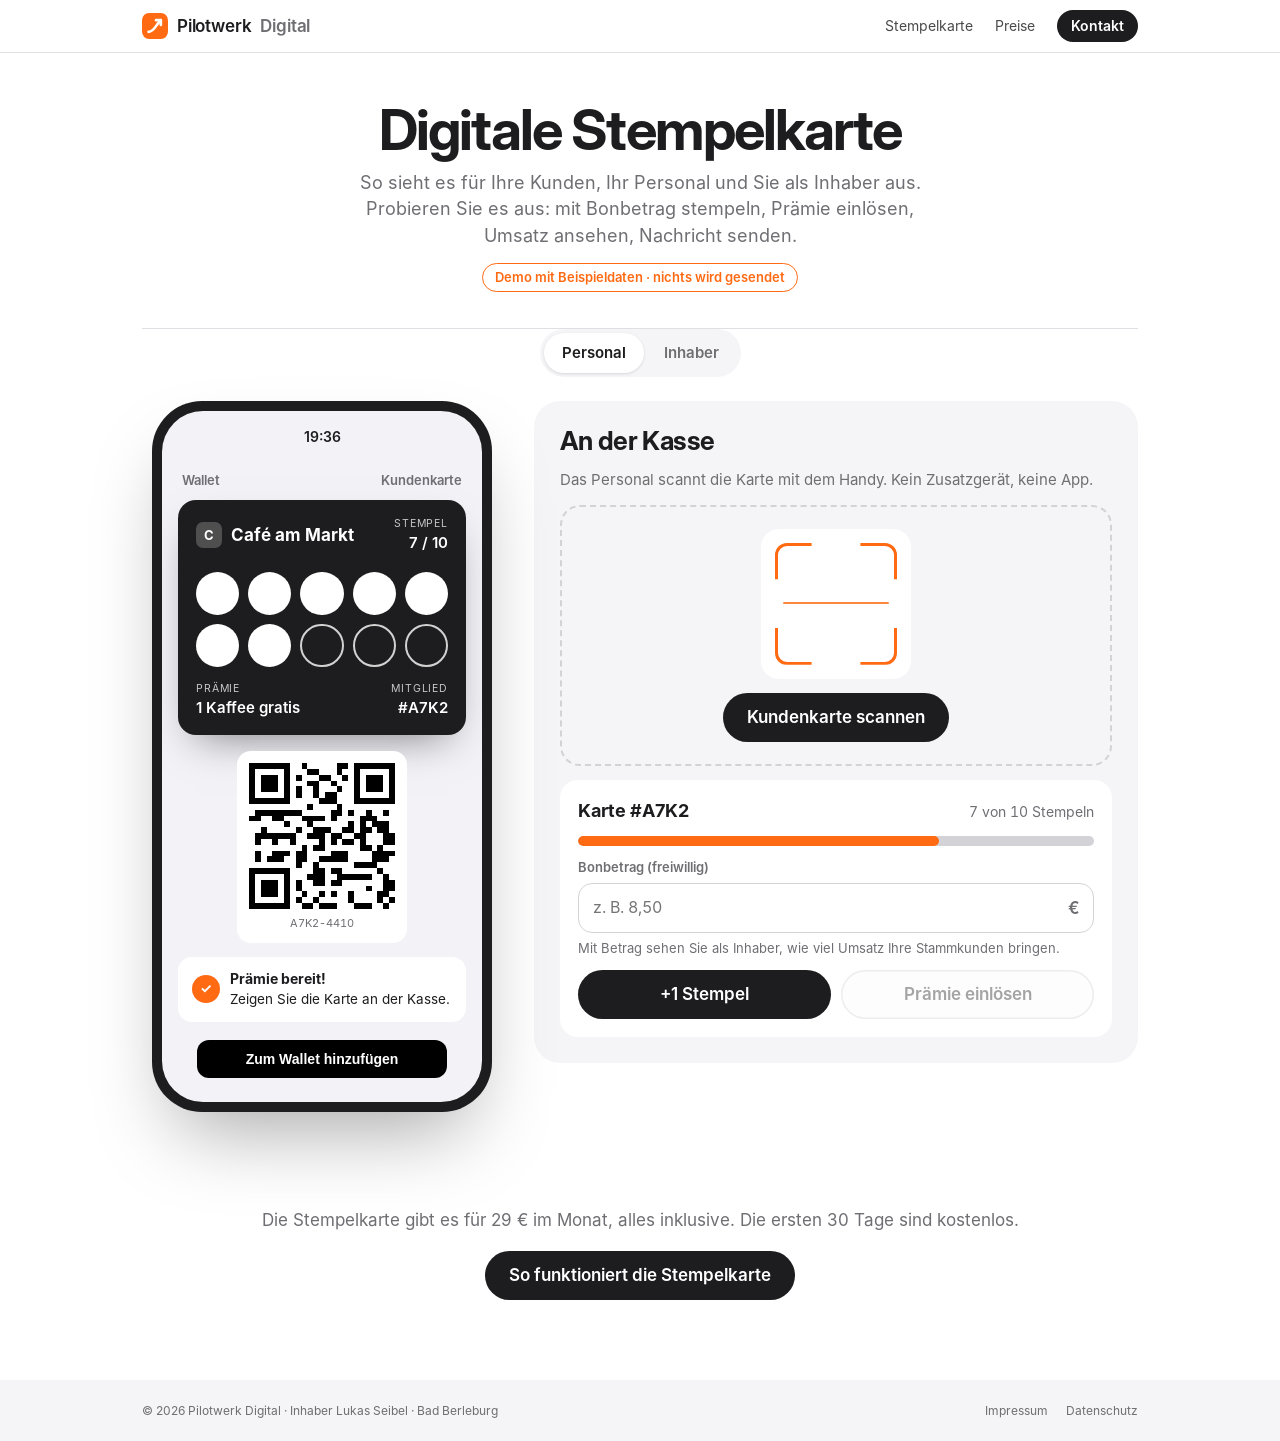
<file: stempelkarte/demo/index.html>
<!doctype html>
<html lang="de">
<head>
<meta charset="utf-8">
<meta name="viewport" content="width=device-width,initial-scale=1,viewport-fit=cover">
<title>Stempelkarte Demo – Pilotwerk Digital</title>
<link rel="canonical" href="https://pilotwerk-digital.de/stempelkarte/demo/">
<meta name="description" content="Demo der digitalen Stempelkarte von Pilotwerk Digital: Kundenkarte im Wallet, Stempeln per Scan, Nachrichten an Kunden, Übersicht über Kunden und Umsatz.">
<meta name="robots" content="noindex">
<link rel="icon" href="/assets/favicon.svg" type="image/svg+xml">
<link rel="stylesheet" href="/assets/site.css">
<style>
/* Layout: page head -> stage. Wide screens: customer phone on the left, staff/owner panels on the right. Narrow: three tabs. */
.demo-head{text-align:center;padding-block:48px 8px}
.demo-head h1{font-family:var(--display);font-weight:700;font-size:clamp(36px,6vw,56px);letter-spacing:-.035em;line-height:1.05;margin:0 0 10px}
.demo-head p{color:var(--muted);font-size:18px;max-width:34em;margin:0 auto}
.demo-note{display:inline-block;margin-top:14px;font-size:13px;font-weight:600;color:var(--accent);border:1px solid var(--accent);border-radius:980px;padding:4px 12px}
.tabs{display:flex;justify-content:center;margin:28px 0 24px}
.tabs .seg{display:inline-flex;background:var(--bg2);border-radius:980px;padding:4px;gap:2px}
.tabs button{font:inherit;font-size:15px;font-weight:600;border:0;background:transparent;color:var(--muted);padding:9px 18px;border-radius:980px;cursor:pointer;min-height:40px}
.tabs button[aria-selected="true"]{background:var(--card);color:var(--ink);box-shadow:0 1px 3px rgba(0,0,0,.12)}
.tabs button:focus-visible{outline:3px solid var(--accent);outline-offset:2px}
.stage{display:grid;grid-template-columns:1fr;gap:32px;padding-bottom:96px}
.panel[hidden]{display:none!important}
@media (min-width:900px){
  .stage{grid-template-columns:360px minmax(0,1fr);align-items:start}
  #p-kunde{display:block!important;position:sticky;top:76px}
  .tabs [data-tab="kunde"]{display:none}
}
/* phone */
.phone{width:340px;max-width:100%;margin:0 auto;border-radius:50px;padding:10px;background:#1D1D1F;box-shadow:0 40px 80px -24px rgba(0,0,0,.35)}
.ph-screen{border-radius:41px;overflow:hidden;background:#F2F2F7;min-height:640px;position:relative;padding:54px 16px 24px;color:#1D1D1F}
.ph-time{position:absolute;top:16px;left:0;right:0;text-align:center;font-weight:600;font-size:14px}
.notif{position:absolute;left:12px;right:12px;top:40px;background:rgba(255,255,255,.92);-webkit-backdrop-filter:blur(14px);backdrop-filter:blur(14px);border-radius:18px;padding:11px 13px;box-shadow:0 10px 30px rgba(0,0,0,.18);display:flex;gap:10px;z-index:3;font-size:13px;line-height:1.35}
.notif i{flex:none;width:34px;height:34px;border-radius:9px;background:var(--wc,#1D1D1F)}
.notif b{display:block;font-size:13px}
@media (prefers-reduced-motion:no-preference){.notif{animation:drop .35s ease-out}@keyframes drop{from{transform:translateY(-14px);opacity:.4}to{transform:none;opacity:1}}}
.ph-label{font-size:13px;font-weight:600;color:#6E6E73;margin:6px 4px 10px;display:flex;justify-content:space-between}
.wcard{border-radius:18px;background:var(--wc,#1D1D1F);color:#FFFFFF;padding:16px 18px;box-shadow:0 18px 40px -18px rgba(0,0,0,.5)}
.wcard .row1{display:flex;justify-content:space-between;align-items:center;gap:10px}
.wcard .biz{font-weight:700;font-size:17px;display:flex;align-items:center;gap:9px}
.wcard .biz i{width:26px;height:26px;border-radius:7px;background:rgba(255,255,255,.22);display:inline-grid;place-items:center;font-style:normal;font-size:13px}
.wcard .lbl{font-size:10.5px;letter-spacing:.08em;text-transform:uppercase;opacity:.75}
.wcard .val{font-size:15px;font-weight:600}
.wcard .stamps{display:grid;grid-template-columns:repeat(5,1fr);gap:9px;margin:18px 0 14px}
.wcard .stamps i{aspect-ratio:1;border-radius:50%;border:2px solid rgba(255,255,255,.8)}
.wcard .stamps i.on{background:#FFFFFF}
.wcard .stamps i.pop{animation:pop .35s ease-out}
@keyframes pop{0%{transform:scale(.6)}70%{transform:scale(1.15)}100%{transform:scale(1)}}
@media (prefers-reduced-motion:reduce){.wcard .stamps i.pop{animation:none}}
.wcard .row2{display:flex;justify-content:space-between;gap:12px}
.qr{background:#FFFFFF;border-radius:14px;margin:16px auto 0;width:170px;padding:12px;text-align:center}
.qr svg{display:block;width:100%;height:auto}
.qr small{display:block;font-size:11px;color:#6E6E73;margin-top:6px;font-variant-numeric:tabular-nums}
.addw{display:flex;align-items:center;justify-content:center;gap:8px;margin:18px auto 0;width:100%;max-width:250px;background:#000000;color:#FFFFFF;border-radius:12px;padding:11px;font-weight:600;font-size:14px;border:0}
.reward{margin-top:14px;background:#FFFFFF;border-radius:14px;padding:12px 14px;font-size:13.5px;display:flex;gap:10px;align-items:center}
.reward b{font-size:14px}
/* panels */
.card2{background:var(--bg2);border-radius:26px;padding:26px;display:flex;flex-direction:column;gap:14px}
.card2 + .card2{margin-top:20px}
.card2 h2{font-family:var(--display);font-size:26px;letter-spacing:-.025em;margin:0;max-width:none;text-align:left}
.card2 p.hint{margin:0;color:var(--muted);font-size:15px}
.scan{display:flex;flex-direction:column;align-items:center;gap:14px;padding:22px;border:2px dashed var(--line);border-radius:20px;text-align:center}
.scan .vf{width:150px;height:150px;border-radius:18px;position:relative;background:var(--card)}
.scan .vf::before,.scan .vf::after{content:"";position:absolute;inset:14px;border:3px solid var(--accent);border-radius:12px;clip-path:polygon(0 0,30% 0,30% 6%,6% 6%,6% 30%,0 30%,0 70%,6% 70%,6% 94%,30% 94%,30% 100%,70% 100%,70% 94%,94% 94%,94% 70%,100% 70%,100% 30%,94% 30%,94% 6%,70% 6%,70% 0,100% 0,100% 100%,0 100%)}
.scan .vf::after{border:0;clip-path:none;inset:auto 22px 50% 22px;height:2px;background:var(--accent);opacity:.8}
.found{background:var(--card);border-radius:18px;padding:18px;display:flex;flex-direction:column;gap:12px}
.found .who{display:flex;justify-content:space-between;align-items:baseline;gap:10px;flex-wrap:wrap}
.found .who b{font-size:18px}
.found .who span{color:var(--muted);font-size:14px;font-variant-numeric:tabular-nums}
.bar{height:10px;border-radius:980px;background:var(--line);overflow:hidden}
.bar i{display:block;height:100%;background:var(--accent);border-radius:980px;transition:width .3s}
.btnrow{display:flex;flex-wrap:wrap;gap:10px}
.btnrow .btn{flex:1 1 160px}
.btn:disabled{opacity:.4;cursor:default}
.stats{display:grid;grid-template-columns:repeat(4,minmax(0,1fr));gap:12px}
@media (max-width:620px){.stats{grid-template-columns:repeat(2,minmax(0,1fr))}}
.stat{background:var(--card);border-radius:18px;padding:16px}
.stat b{display:block;font-family:var(--display);font-size:30px;letter-spacing:-.03em;font-variant-numeric:tabular-nums;line-height:1.1}
.stat span{font-size:13px;color:var(--muted)}
label.fl{font-size:13px;font-weight:600;color:var(--muted);display:block;margin-bottom:6px}
textarea,select,input[type=text]{font:inherit;font-size:16px;width:100%;border:1px solid var(--line);border-radius:14px;background:var(--card);color:var(--ink);padding:12px 14px}
textarea{min-height:84px;resize:vertical}
textarea:focus-visible,select:focus-visible,input:focus-visible{outline:2px solid var(--accent);outline-offset:1px}
.presets{display:flex;flex-wrap:wrap;gap:8px}
.presets button{font:inherit;font-size:13.5px;border:1px solid var(--line);background:var(--card);color:var(--ink);border-radius:980px;padding:6px 12px;cursor:pointer}
.switch{display:flex;align-items:center;justify-content:space-between;gap:16px;background:var(--card);border-radius:16px;padding:14px 16px}
.switch b{display:block}
.switch span{font-size:14px;color:var(--muted)}
.tgl{position:relative;width:52px;height:32px;flex:none;border-radius:980px;border:0;background:var(--line);cursor:pointer}
.tgl::after{content:"";position:absolute;top:3px;left:3px;width:26px;height:26px;border-radius:50%;background:#FFFFFF;box-shadow:0 1px 3px rgba(0,0,0,.3);transition:left .2s}
.tgl[aria-checked="true"]{background:var(--accent)}
.tgl[aria-checked="true"]::after{left:23px}
.grid2{display:grid;grid-template-columns:repeat(2,minmax(0,1fr));gap:12px}
@media (max-width:620px){.grid2{grid-template-columns:1fr}}
.toast{position:fixed;left:50%;bottom:calc(24px + env(safe-area-inset-bottom,0px));transform:translateX(-50%);background:var(--ink);color:var(--bg);padding:11px 18px;border-radius:980px;font-weight:600;font-size:14px;z-index:60;box-shadow:0 10px 30px rgba(0,0,0,.25);max-width:calc(100% - 32px);text-align:center}
.tag{display:inline-block;vertical-align:middle;margin-left:8px;font-family:var(--font, inherit);font-size:12px;font-weight:600;letter-spacing:0;color:var(--accent);border:1px solid var(--accent);border-radius:980px;padding:2px 9px}
.amt{display:flex;flex-direction:column;gap:6px}
.amt .in{position:relative}
.amt .in input{padding-right:40px;font-variant-numeric:tabular-nums}
.amt .in span{position:absolute;right:14px;top:50%;transform:translateY(-50%);color:var(--muted);font-weight:600}
.amt small{color:var(--muted);font-size:13px}
.ktab{width:100%;border-collapse:collapse;background:var(--card);border-radius:18px;overflow:hidden;font-size:14.5px}
.ktab th,.ktab td{padding:11px 14px;text-align:right;border-bottom:1px solid var(--line);font-variant-numeric:tabular-nums}
.ktab th:first-child,.ktab td:first-child{text-align:left}
.ktab thead th{font-size:12.5px;font-weight:600;color:var(--muted);text-transform:uppercase;letter-spacing:.04em}
.ktab tbody tr:last-child td{border-bottom:0}
.ktab td.old{color:var(--accent);font-weight:600}
@media (max-width:480px){.ktab th:nth-child(4),.ktab td:nth-child(4){display:none}}
.cta-end{text-align:center;padding-bottom:80px}
.cta-end p{color:var(--muted);margin:0 0 18px}
</style>
</head>
<body>
<header class="nav">
  <div class="wrap nav-in">
    <a class="logo" href="/" aria-label="Pilotwerk Digital, Startseite">
      <svg viewBox="0 0 40 40" aria-hidden="true"><rect class="mk-bg" width="40" height="40" rx="11"/><path class="mk-ar" d="M10 29 C 16 29, 20 23, 23.5 17.5 L 29 11" stroke-width="4" fill="none" stroke-linecap="round"/><path class="mk-ar" d="M21.5 11 H29 V18.5" stroke-width="4" fill="none" stroke-linecap="round" stroke-linejoin="round"/></svg>
      <span>Pilotwerk</span><em>Digital</em>
    </a>
    <nav class="links" aria-label="Hauptmenü"><a href="/stempelkarte/">Stempelkarte</a><a href="/#preise">Preise</a><a class="mini" href="/#kontakt">Kontakt</a></nav>
  </div>
</header>

<main class="wrap">
  <div class="demo-head">
    <h1>Digitale Stempelkarte</h1>
    <p>So sieht es für Ihre Kunden, Ihr Personal und Sie als Inhaber aus. Probieren Sie es aus: mit Bonbetrag stempeln, Prämie einlösen, Umsatz ansehen, Nachricht senden.</p>
    <span class="demo-note">Demo mit Beispieldaten · nichts wird gesendet</span>
  </div>

  <div class="tabs">
    <div class="seg" role="tablist" aria-label="Ansicht">
      <button type="button" role="tab" data-tab="kunde" aria-selected="true">Kunde</button>
      <button type="button" role="tab" data-tab="personal" aria-selected="false">Personal</button>
      <button type="button" role="tab" data-tab="inhaber" aria-selected="false">Inhaber</button>
    </div>
  </div>

  <div class="stage">
    <!-- Customer -->
    <div class="panel" id="p-kunde" role="tabpanel" aria-label="Kundenansicht">
      <div class="phone">
        <div class="ph-screen" id="screen">
          <div class="ph-time" id="clock">9:41</div>
          <div id="notifSlot"></div>
          <div class="ph-label"><span>Wallet</span><span>Kundenkarte</span></div>
          <div class="wcard" id="wcard">
            <div class="row1">
              <div class="biz"><i id="bizIni">C</i><span id="bizName">Café am Markt</span></div>
              <div style="text-align:right"><div class="lbl">Stempel</div><div class="val" id="cnt">7 / 10</div></div>
            </div>
            <div class="stamps" id="stamps"></div>
            <div class="row2">
              <div><div class="lbl">Prämie</div><div class="val" id="rewardTxt">1 Kaffee gratis</div></div>
              <div style="text-align:right"><div class="lbl">Mitglied</div><div class="val">#A7K2</div></div>
            </div>
          </div>
          <div class="qr" aria-hidden="true"><svg id="qr" viewBox="0 0 25 25" shape-rendering="crispEdges"></svg><small>A7K2-4410</small></div>
          <div class="reward" id="rewardBox" hidden><i style="flex:none;width:28px;height:28px;border-radius:50%;background:#FF6A13;color:#fff;display:grid;place-items:center;font-style:normal;font-weight:700">✓</i><span><b>Prämie bereit!</b><br>Zeigen Sie die Karte an der Kasse.</span></div>
          <button type="button" class="addw" aria-label="Beispiel-Button: Zum Wallet hinzufügen">Zum Wallet hinzufügen</button>
        </div>
      </div>
    </div>

    <!-- Staff -->
    <div class="panel" id="p-personal" role="tabpanel" aria-label="Personalansicht" hidden>
      <div class="card2">
        <h2>An der Kasse</h2>
        <p class="hint">Das Personal scannt die Karte mit dem Handy. Kein Zusatzgerät, keine App.</p>
        <div class="scan" id="scanBox">
          <div class="vf" aria-hidden="true"></div>
          <button type="button" class="btn solid" id="scanBtn">Kundenkarte scannen</button>
        </div>
        <div class="found" id="found" hidden>
          <div class="who"><b>Karte #A7K2</b><span id="fCnt">7 von 10 Stempeln</span></div>
          <div class="bar"><i id="fBar" style="width:70%"></i></div>
          <div class="amt">
            <label class="fl" for="amt" style="margin:0">Bonbetrag (freiwillig)</label>
            <div class="in"><input type="text" id="amt" inputmode="decimal" autocomplete="off" placeholder="z. B. 8,50"><span aria-hidden="true">€</span></div>
            <small>Mit Betrag sehen Sie als Inhaber, wie viel Umsatz Ihre Stammkunden bringen.</small>
          </div>
          <div class="btnrow">
            <button type="button" class="btn solid" id="addStamp">+1 Stempel</button>
            <button type="button" class="btn line" id="redeem" disabled>Prämie einlösen</button>
          </div>
        </div>
      </div>
    </div>

    <!-- Owner -->
    <div class="panel" id="p-inhaber" role="tabpanel" aria-label="Inhaberansicht" hidden>
      <div class="card2">
        <h2>Überblick</h2>
        <div class="stats">
          <div class="stat"><b id="sKunden">312</b><span>Kunden mit Karte</span></div>
          <div class="stat"><b id="sHeute">48</b><span>Stempel heute</span></div>
          <div class="stat"><b id="sRevDay">386 €</b><span>Umsatz Stammkunden heute</span></div>
          <div class="stat"><b id="sRevMon">6.940 €</b><span>Umsatz Stammkunden im Monat</span></div>
          <div class="stat"><b id="sBon">8,40 €</b><span>Ø Bon pro Besuch</span></div>
          <div class="stat"><b id="sPraemien">19</b><span>Prämien eingelöst</span></div>
          <div class="stat"><b>23</b><span>neue Kunden im Monat</span></div>
          <div class="stat"><b>64 %</b><span>kommen wieder</span></div>
        </div>
      </div>
      <div class="card2">
        <h2>Ihre Stammkunden</h2>
        <p class="hint">Wer am häufigsten kommt. Orange markiert: länger als 30 Tage nicht da.</p>
        <table class="ktab">
          <thead><tr><th scope="col">Kunde</th><th scope="col">Besuche</th><th scope="col">Umsatz</th><th scope="col">Zuletzt da</th></tr></thead>
          <tbody>
            <tr><td>Sabine K.</td><td>34</td><td>291 €</td><td>heute</td></tr>
            <tr><td>Mehmet A.</td><td>29</td><td>262 €</td><td>gestern</td></tr>
            <tr><td>Jana R.</td><td>22</td><td>174 €</td><td>vor 3 Tagen</td></tr>
            <tr><td>Peter W.</td><td>19</td><td>205 €</td><td class="old">vor 38 Tagen</td></tr>
            <tr><td>Karte #A7K2</td><td id="kVisits">17</td><td id="kRev">139 €</td><td id="kLast">vor 5 Tagen</td></tr>
          </tbody>
        </table>
        <p class="hint" style="font-size:13px">Name nur, wenn der Kunde ihn freiwillig angibt. Sonst erscheint die Kartennummer.</p>
      </div>
      <div class="card2">
        <h2>Nachricht an Ihre Kunden</h2>
        <p class="hint">Erscheint als Mitteilung auf dem Handy der Kartenbesitzer.</p>
        <div><label class="fl" for="to">An wen?</label>
          <select id="to"><option value="312">Alle Kunden (312)</option><option value="118">Stammkunden mit 5+ Besuchen (118)</option><option value="41">Länger als 30 Tage nicht da (41)</option></select></div>
        <div class="presets" id="presets">
          <button type="button">Heute bis 18 Uhr: jeder Kaffee 2 €</button>
          <button type="button">Neu bei uns: hausgemachter Apfelkuchen</button>
          <button type="button">Am Samstag doppelte Stempel</button>
        </div>
        <label class="fl" for="msg">Ihre Nachricht</label>
        <textarea id="msg" maxlength="120" placeholder="z. B. Heute bis 18 Uhr: jeder Kaffee 2 €"></textarea>
        <button type="button" class="btn solid" id="send">Nachricht senden</button>
      </div>
      <div class="card2">
        <h2>Automatische Rückholung<span class="tag">inklusive</span></h2>
        <div class="switch">
          <div><b>Kunden zurückholen</b><span id="rbTxt">Wer 21 Tage nicht da war, bekommt automatisch eine Nachricht.</span></div>
          <button type="button" class="tgl" id="rb" role="switch" aria-checked="true" aria-label="Automatische Rückholung"></button>
        </div>
        <div class="grid2">
          <div><label class="fl" for="days">Nach wie vielen Tagen?</label><select id="days"><option>14</option><option selected>21</option><option>30</option><option>45</option></select></div>
          <div><label class="fl" for="rbMsg">Nachricht</label><input type="text" id="rbMsg" value="Lange nicht gesehen! Heute gibt es einen Stempel extra."></div>
        </div>
        <button type="button" class="btn line" id="rbTest">Vorschau auf dem Kundenhandy</button>
      </div>
      <div class="card2">
        <h2>Ihre Karte</h2>
        <div class="grid2">
          <div><label class="fl" for="setName">Name des Betriebs</label><input type="text" id="setName" value="Café am Markt"></div>
          <div><label class="fl" for="setReward">Prämie</label><input type="text" id="setReward" value="1 Kaffee gratis"></div>
          <div><label class="fl" for="setNeed">Stempel bis zur Prämie</label><select id="setNeed"><option>5</option><option>8</option><option selected>10</option></select></div>
          <div><label class="fl" for="setColor">Farbe der Karte</label><select id="setColor"><option value="#1D1D1F" selected>Graphit</option><option value="#FF6A13">Orange</option><option value="#1F4E3D">Waldgrün</option><option value="#6B2D2D">Bordeaux</option><option value="#24406E">Nachtblau</option></select></div>
        </div>
      </div>
    </div>
  </div>

  <div class="cta-end">
    <p>Die Stempelkarte gibt es für 29 € im Monat, alles inklusive. Die ersten 30 Tage sind kostenlos.</p>
    <a class="btn solid" href="/stempelkarte/">So funktioniert die Stempelkarte</a>
  </div>
</main>

<footer>
  <div class="wrap">
    <span>© 2026 Pilotwerk Digital · Inhaber Lukas Seibel · Bad Berleburg</span>
    <nav aria-label="Rechtliches"><a href="/impressum/">Impressum</a><a href="/datenschutz/">Datenschutz</a></nav>
  </div>
</footer>
<div class="toast" id="toast" role="status" aria-live="polite" hidden></div>

<script>
(function(){
  var KEY='pw-stempel-demo-v1';
  var st={count:7,need:10,name:'Café am Markt',reward:'1 Kaffee gratis',color:'#1D1D1F',today:48,redeemed:19,customers:312,rb:true,days:21,revDay:386,revMon:6940,bons:826,kVisits:17,kRev:139,kToday:false};
  var eur0=new Intl.NumberFormat('de-DE',{style:'currency',currency:'EUR',maximumFractionDigits:0});
  var eur2=new Intl.NumberFormat('de-DE',{style:'currency',currency:'EUR'});
  try{var saved=JSON.parse(localStorage.getItem(KEY)||'null');if(saved&&typeof saved==='object'){for(var k in saved)if(k in st)st[k]=saved[k]}}catch(e){}
  function save(){try{localStorage.setItem(KEY,JSON.stringify(st))}catch(e){}}
  var $=function(id){return document.getElementById(id)};
  var tt;function toast(t){var el=$('toast');el.textContent=t;el.hidden=false;clearTimeout(tt);tt=setTimeout(function(){el.hidden=true},2600)}

  // decorative QR-like pattern (not a real code)
  (function(){var n=25,s='',seed=7;function r(){seed=(seed*9301+49297)%233280;return seed/233280}
    function finder(x,y){s+='<rect x="'+x+'" y="'+y+'" width="7" height="7" fill="#000"/><rect x="'+(x+1)+'" y="'+(y+1)+'" width="5" height="5" fill="#fff"/><rect x="'+(x+2)+'" y="'+(y+2)+'" width="3" height="3" fill="#000"/>'}
    for(var y=0;y<n;y++)for(var x=0;x<n;x++){var inF=(x<8&&y<8)||(x>16&&y<8)||(x<8&&y>16);if(!inF&&r()>.52)s+='<rect x="'+x+'" y="'+y+'" width="1" height="1" fill="#000"/>'}
    finder(0,0);finder(18,0);finder(0,18);$('qr').innerHTML=s})();

  function clock(){var d=new Date();$('clock').textContent=d.getHours()+':'+String(d.getMinutes()).padStart(2,'0')}
  clock();setInterval(clock,30000);

  var popIdx=-1;
  function render(){
    document.documentElement.style.setProperty('--wc',st.color);
    $('wcard').style.background=st.color;
    $('bizName').textContent=st.name||'Ihr Betrieb';
    $('bizIni').textContent=(st.name||'?').trim().charAt(0).toUpperCase();
    $('rewardTxt').textContent=st.reward||'Prämie';
    $('cnt').textContent=st.count+' / '+st.need;
    var h='';for(var i=0;i<st.need;i++)h+='<i class="'+(i<st.count?'on':'')+(i===popIdx?' pop':'')+'"></i>';
    $('stamps').innerHTML=h;popIdx=-1;
    $('rewardBox').hidden=st.count<st.need;
    $('fCnt').textContent=st.count+' von '+st.need+' Stempeln';
    $('fBar').style.width=Math.min(100,st.count/st.need*100)+'%';
    $('addStamp').disabled=st.count>=st.need;
    $('redeem').disabled=st.count<st.need;
    $('sHeute').textContent=st.today;$('sPraemien').textContent=st.redeemed;$('sKunden').textContent=st.customers;
    $('sRevDay').textContent=eur0.format(st.revDay);$('sRevMon').textContent=eur0.format(st.revMon);
    $('sBon').textContent=eur2.format(st.bons?st.revMon/st.bons:0);
    $('kVisits').textContent=st.kVisits;$('kRev').textContent=eur0.format(st.kRev);$('kLast').textContent=st.kToday?'heute':'vor 5 Tagen';
    $('rb').setAttribute('aria-checked',String(st.rb));
    $('rbTxt').textContent=st.rb?('Wer '+st.days+' Tage nicht da war, bekommt automatisch eine Nachricht.'):'Ausgeschaltet.';
  }

  var nt;
  function notify(title,text){
    var slot=$('notifSlot');
    slot.innerHTML='<div class="notif" role="status"><i></i><div><b></b><span></span></div></div>';
    slot.querySelector('b').textContent=title;slot.querySelector('span').textContent=text;
    clearTimeout(nt);nt=setTimeout(function(){slot.innerHTML=''},6000);
    if(!isWide())select('kunde');
  }

  // tabs
  var tabs=[].slice.call(document.querySelectorAll('[role=tab]'));
  function isWide(){return window.matchMedia('(min-width:900px)').matches}
  function select(name){
    if(isWide()&&name==='kunde')name='personal';
    tabs.forEach(function(b){b.setAttribute('aria-selected',String(b.dataset.tab===name))});
    ['kunde','personal','inhaber'].forEach(function(p){$('p-'+p).hidden=(p!==name)});
  }
  tabs.forEach(function(b){b.addEventListener('click',function(){select(b.dataset.tab)})});
  window.matchMedia('(min-width:900px)').addEventListener('change',function(){var cur=tabs.filter(function(b){return b.getAttribute('aria-selected')==='true'})[0];select(cur?cur.dataset.tab:'personal')});
  select(isWide()?'personal':'kunde');

  // staff
  $('scanBtn').addEventListener('click',function(){$('found').hidden=false;$('scanBtn').textContent='Erneut scannen';toast('Karte #A7K2 erkannt')});
  $('addStamp').addEventListener('click',function(){
    if(st.count>=st.need)return;
    var raw=$('amt').value.trim().replace(/\s|€/g,'').replace(/\.(?=\d{3}(\D|$))/g,'').replace(',','.');
    var a=raw?Number(raw):0;
    if(raw&&!(a>0&&a<10000)){$('amt').focus();toast('Bitte einen gültigen Betrag eingeben, z. B. 8,50');return}
    a=Math.round(a*100)/100;
    st.count++;st.today++;st.kVisits++;st.kToday=true;popIdx=st.count-1;
    if(a>0){st.revDay+=a;st.revMon+=a;st.bons++;st.kRev+=a}
    $('amt').value='';save();render();
    if(st.count>=st.need){notify(st.name,'Glückwunsch! Ihre Prämie ist bereit: '+st.reward+'.')}
    else{toast('Stempel vergeben · '+st.count+' von '+st.need+(a>0?' · '+eur2.format(a)+' Umsatz erfasst':''))}
  });
  $('redeem').addEventListener('click',function(){
    if(st.count<st.need)return;st.count=0;st.redeemed++;save();render();
    notify(st.name,'Prämie eingelöst. Danke für Ihren Besuch, die nächste Karte läuft schon!');
  });

  // owner
  [].forEach.call(document.querySelectorAll('#presets button'),function(b){b.addEventListener('click',function(){$('msg').value=b.textContent})});
  $('send').addEventListener('click',function(){
    var m=$('msg').value.trim();if(!m){$('msg').focus();toast('Bitte zuerst eine Nachricht eingeben');return}
    var to=$('to');notify(st.name,m);toast('Demo: an '+to.value+' Kunden gesendet');
  });
  $('rb').addEventListener('click',function(){st.rb=!st.rb;save();render()});
  $('days').addEventListener('change',function(e){st.days=Number(e.target.value);save();render()});
  $('rbTest').addEventListener('click',function(){notify(st.name,$('rbMsg').value||'Lange nicht gesehen!')});
  $('setName').value=st.name;$('setReward').value=st.reward;$('setNeed').value=String(st.need);$('setColor').value=st.color;$('days').value=String(st.days);
  $('setName').addEventListener('input',function(e){st.name=e.target.value;save();render()});
  $('setReward').addEventListener('input',function(e){st.reward=e.target.value;save();render()});
  $('setNeed').addEventListener('change',function(e){st.need=Number(e.target.value);if(st.count>st.need)st.count=st.need;save();render()});
  $('setColor').addEventListener('change',function(e){st.color=e.target.value;save();render()});

  render();
})();
</script>
</body>
</html>
</file>
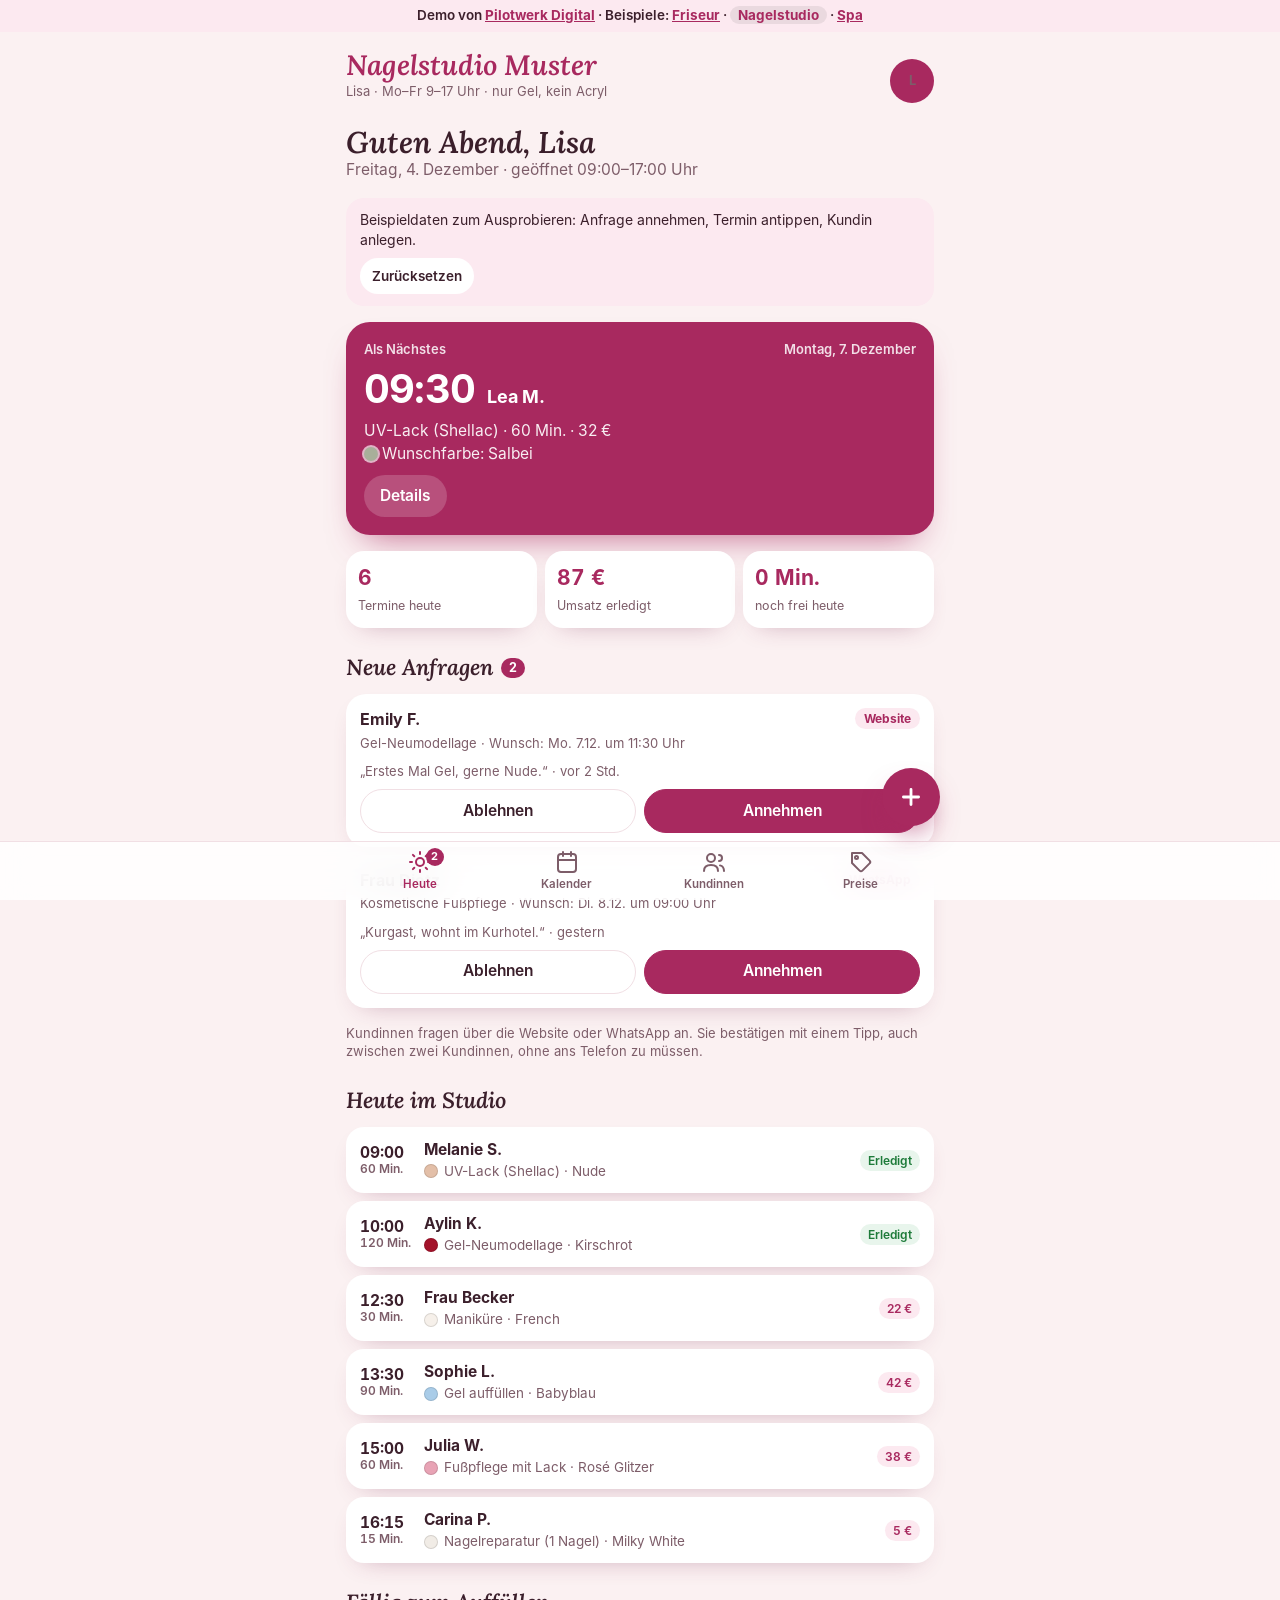
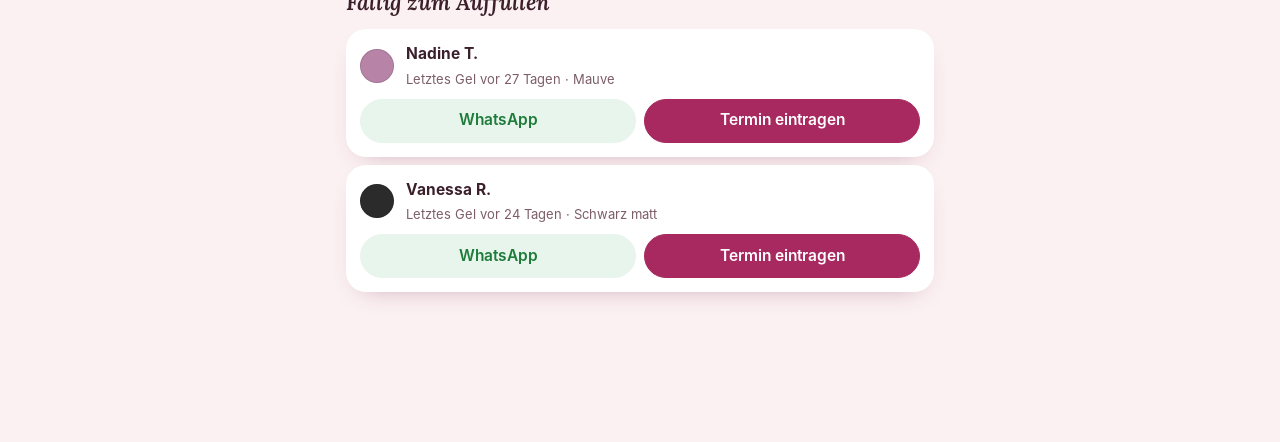
<file: terminbuch/nagelstudio/index.html>
<!doctype html>
<html lang="de">
<head>
<meta charset="utf-8">
<meta name="viewport" content="width=device-width,initial-scale=1,viewport-fit=cover">
<title>Nagelstudio Terminbuch Demo – Pilotwerk Digital</title>
<meta name="robots" content="noindex">
<link rel="icon" href="/assets/favicon.svg" type="image/svg+xml">
<style>
@font-face{font-family:"Inter";src:url("/assets/fonts/inter-400.woff") format("woff");font-weight:400;font-display:swap}
@font-face{font-family:"Inter";src:url("/assets/fonts/inter-600.woff") format("woff");font-weight:500 600;font-display:swap}
@font-face{font-family:"Inter";src:url("/assets/fonts/inter-700.woff") format("woff");font-weight:700 800;font-display:swap}
@font-face{font-family:"Lora";src:url("/assets/fonts/lora-italic.woff") format("woff");font-style:italic;font-weight:400 700;font-display:swap}
/* Layout: one-person nail studio as a phone app. Blush paper, berry accents, script headings. Fixed bottom tab bar (Heute, Kalender, Kundinnen, Preise) with a round berry "+" above it. Heute: greeting -> big "next appointment" card -> three small numbers -> online requests to accept or decline -> today's list -> customers due for a gel refill. Kalender: month grid with polish-colour dots -> day list. Kundinnen: search + customer cards with favourite colour -> customer sheet with history. Preise: grouped price cards. Forms open as bottom sheets. Single light theme by design. */
:root{
  --bg:#FBF1F2; --card:#FFFFFF; --ink:#3B1F2B; --muted:#7D5D69; --line:#F1DFE4;
  --accent:#A8295F; --accent-soft:#FCE9F0; --accent-ink:#FFFFFF;
  --ok:#1E7B3A; --ok-soft:#E8F5EC; --warn:#8F5000; --warn-soft:#FFF4E5; --bad:#C0362C; --bad-soft:#FDECEA;
  --font:"Inter",ui-sans-serif,system-ui,-apple-system,"Segoe UI",sans-serif;
  --script:"Lora",Georgia,serif;
  --shadow:0 10px 26px -16px rgba(122,40,80,.45);
  color-scheme:light;
}
*{box-sizing:border-box}
html{-webkit-text-size-adjust:100%}
body{margin:0;background:var(--bg);color:var(--ink);font:15.5px/1.45 var(--font);-webkit-font-smoothing:antialiased}
[hidden]{display:none!important}
button{font:inherit;color:inherit}
a{color:inherit}
:focus-visible{outline:3px solid var(--accent);outline-offset:2px}
.demo-bar{background:var(--accent-soft);color:var(--ink);font:600 13.5px/1.3 var(--font);text-align:center;padding:7px max(16px,env(safe-area-inset-left,0px));padding-top:calc(7px + env(safe-area-inset-top,0px))}
.demo-bar a{color:var(--accent);font-weight:700}
.demo-bar a[aria-current="page"]{text-decoration:none;border-radius:999px;padding:1px 8px;background:rgba(0,0,0,.07)}
.col{max-width:620px;margin:0 auto;padding-left:max(16px,env(safe-area-inset-left,0px));padding-right:max(16px,env(safe-area-inset-right,0px))}
.script{font-family:var(--script);font-style:italic;font-weight:600}

/* Header */
.head{padding:18px 0 4px}
.head .col{display:flex;align-items:flex-end;justify-content:space-between;gap:12px}
.head b{display:block;font-family:var(--script);font-style:italic;font-weight:600;font-size:28px;line-height:1.1;color:var(--accent)}
.head span{font-size:13px;color:var(--muted)}
.avatar{width:44px;height:44px;border-radius:50%;background:var(--accent);color:#FFFFFF;display:grid;place-items:center;font-weight:700;flex:none}

main{padding-bottom:calc(150px + env(safe-area-inset-bottom,0px))}
.view{display:flex;flex-direction:column;gap:16px;padding-top:12px}
h1{margin:6px 0 0;font-family:var(--script);font-style:italic;font-weight:600;font-size:30px;line-height:1.15}
.date{margin:0;color:var(--muted)}
h2{margin:8px 0 -6px;font-family:var(--script);font-style:italic;font-weight:600;font-size:22px;display:flex;align-items:center;gap:8px}
h2 .count{font-family:var(--font);font-style:normal;font-size:12.5px;font-weight:700;background:var(--accent);color:#FFFFFF;border-radius:999px;padding:1px 8px}

/* Next appointment card */
.next{background:var(--accent);color:#FFFFFF;border-radius:24px;padding:18px;display:flex;flex-direction:column;gap:10px;box-shadow:0 18px 34px -18px rgba(168,41,95,.75)}
.next .lab{font-size:13px;font-weight:600;opacity:.85;display:flex;justify-content:space-between;gap:8px}
.next .big{display:flex;align-items:baseline;gap:12px}
.next .big b{font-size:40px;line-height:1;font-variant-numeric:tabular-nums;letter-spacing:-.02em}
.next .big span{font-size:18px;font-weight:700}
.next p{margin:0;opacity:.92}
.next .row{display:flex;flex-wrap:wrap;gap:8px}
.next .row button{border:0;border-radius:999px;padding:8px 16px;min-height:42px;font-weight:600;cursor:pointer;background:rgba(255,255,255,.18);color:#FFFFFF}
.next .row button.solid{background:#FFFFFF;color:var(--accent)}
.swatch{display:inline-block;width:14px;height:14px;border-radius:50%;background:var(--sw);box-shadow:inset 0 0 0 1px rgba(0,0,0,.12);vertical-align:-2px;flex:none}
.next .swatch{box-shadow:0 0 0 2px rgba(255,255,255,.7)}

.nums{display:grid;grid-template-columns:repeat(3,minmax(0,1fr));gap:8px}
.nums div{background:var(--card);border-radius:18px;padding:12px;box-shadow:var(--shadow);min-width:0}
.nums b{display:block;font-size:21px;font-variant-numeric:tabular-nums;color:var(--accent);white-space:nowrap}
.nums span{font-size:12.5px;color:var(--muted)}

/* Cards and rows */
.card{background:var(--card);border-radius:20px;padding:14px;box-shadow:var(--shadow);display:flex;flex-direction:column;gap:8px}
.req .top{display:flex;justify-content:space-between;gap:8px;align-items:flex-start}
.req b{font-size:16px}
.req small{color:var(--muted);font-size:13px}
.src{font-size:12px;font-weight:700;border-radius:999px;padding:2px 9px;background:var(--accent-soft);color:var(--accent);white-space:nowrap}
.pair{display:flex;gap:8px}
.pair .btn{flex:1}
.list{display:flex;flex-direction:column;gap:8px}
.item{width:100%;text-align:left;border:0;background:var(--card);border-radius:18px;padding:12px 14px;display:grid;grid-template-columns:54px minmax(0,1fr) auto;gap:10px;align-items:center;cursor:pointer;box-shadow:var(--shadow)}
.item .t{font-weight:700;font-variant-numeric:tabular-nums;line-height:1.2}
.item .t small{display:block;font-weight:500;color:var(--muted);font-size:12px}
.item .w{min-width:0}
.item .w b{display:block;white-space:nowrap;overflow:hidden;text-overflow:ellipsis}
.item .w span{display:flex;align-items:center;gap:6px;color:var(--muted);font-size:13.5px;min-width:0}
.item .w span em{font-style:normal;white-space:nowrap;overflow:hidden;text-overflow:ellipsis}
.item.cancelled,.item.noshow{opacity:.55}
.item.cancelled b,.item.noshow b{text-decoration:line-through}
.pill{font-size:12px;font-weight:600;border-radius:999px;padding:2px 8px;white-space:nowrap}
.pill.done{background:var(--ok-soft);color:var(--ok)}
.pill.noshow{background:var(--warn-soft);color:var(--warn)}
.pill.cancelled{background:var(--bad-soft);color:var(--bad)}
.pill.booked{background:var(--accent-soft);color:var(--accent)}
.due{display:grid;grid-template-columns:auto minmax(0,1fr);gap:4px 12px;align-items:center}
.due .swatch{width:34px;height:34px;grid-row:span 2}
.due b{font-size:15.5px}
.due small{color:var(--muted);font-size:13px}
.due .pair{grid-column:1/-1;margin-top:6px}
.empty{background:var(--card);border-radius:18px;padding:18px;text-align:center;color:var(--muted);box-shadow:var(--shadow)}
.btn{border:1px solid var(--line);background:var(--card);border-radius:999px;min-height:44px;padding:8px 16px;font-weight:600;cursor:pointer;display:inline-flex;align-items:center;justify-content:center;gap:8px;text-decoration:none;color:var(--ink)}
.btn.primary{background:var(--accent);border-color:var(--accent);color:#FFFFFF}
.btn.wa{background:var(--ok-soft);border-color:var(--ok-soft);color:var(--ok)}
.btn.ghost{background:transparent}
.note{background:var(--accent-soft);border-radius:18px;padding:12px 14px;font-size:14px;display:flex;flex-wrap:wrap;gap:8px 12px;align-items:center;justify-content:space-between}
.note button{border:0;background:#FFFFFF;border-radius:999px;padding:6px 12px;min-height:36px;font-weight:600;font-size:13.5px;cursor:pointer}

/* Calendar */
.mhead{display:flex;align-items:center;justify-content:space-between;gap:8px}
.mhead b{font-family:var(--script);font-style:italic;font-weight:600;font-size:24px}
.round{width:42px;height:42px;border-radius:50%;border:1px solid var(--line);background:var(--card);display:grid;place-items:center;cursor:pointer}
.round svg{width:18px;height:18px}
.month{background:var(--card);border-radius:22px;padding:10px;box-shadow:var(--shadow)}
.dow,.grid{display:grid;grid-template-columns:repeat(7,minmax(0,1fr));gap:4px}
.dow span{text-align:center;font-size:12px;font-weight:600;color:var(--muted);padding:4px 0}
.cell{border:0;background:transparent;border-radius:14px;min-height:50px;padding:6px 0 4px;display:flex;flex-direction:column;align-items:center;gap:3px;cursor:pointer;font-variant-numeric:tabular-nums}
.cell.out{opacity:.35}
.cell.closed b{color:var(--muted);font-weight:500}
.cell.today b{color:var(--accent);font-weight:800}
.cell[aria-pressed="true"]{background:var(--accent-soft);box-shadow:inset 0 0 0 2px var(--accent)}
.dots{display:flex;gap:2px;min-height:7px}
.dots i{width:7px;height:7px;border-radius:50%;background:var(--sw);box-shadow:inset 0 0 0 1px rgba(0,0,0,.12)}

/* Customers */
.search{position:relative}
.search input{padding-left:40px}
.search svg{position:absolute;left:13px;top:50%;transform:translateY(-50%);width:18px;height:18px;color:var(--muted)}
.cust{width:100%;text-align:left;border:0;background:var(--card);border-radius:18px;padding:12px 14px;display:grid;grid-template-columns:auto minmax(0,1fr) auto;gap:2px 12px;align-items:center;cursor:pointer;box-shadow:var(--shadow)}
.cust .swatch{width:36px;height:36px;grid-row:span 2}
.cust b{white-space:nowrap;overflow:hidden;text-overflow:ellipsis}
.cust small{grid-column:2;color:var(--muted);font-size:13px;white-space:nowrap;overflow:hidden;text-overflow:ellipsis}
.cust .chev{grid-row:1/3;grid-column:3;color:var(--muted)}

/* Prices */
.pcard{background:var(--card);border-radius:20px;box-shadow:var(--shadow);overflow:hidden}
.pcard h3{margin:0;padding:12px 14px 4px;font-family:var(--script);font-style:italic;font-weight:600;font-size:20px;color:var(--accent)}
.pcard ul{list-style:none;margin:0;padding:0 14px 6px}
.pcard li{display:flex;justify-content:space-between;gap:12px;padding:10px 0;border-bottom:1px solid var(--line)}
.pcard li:last-child{border-bottom:0}
.pcard small{display:block;color:var(--muted);font-size:13px}
.pcard li b{white-space:nowrap;font-variant-numeric:tabular-nums}
.small{font-size:13px;color:var(--muted);margin:0}

/* Tab bar and FAB */
.tabbar{position:fixed;left:0;right:0;bottom:0;z-index:8;background:rgba(255,255,255,.96);border-top:1px solid var(--line);padding-bottom:env(safe-area-inset-bottom,0px)}
@supports ((backdrop-filter:blur(1px)) or (-webkit-backdrop-filter:blur(1px))){.tabbar{background:rgba(255,255,255,.82);-webkit-backdrop-filter:blur(18px);backdrop-filter:blur(18px)}}
.tabbar .col{display:grid;grid-template-columns:repeat(4,minmax(0,1fr))}
.tab{position:relative;border:0;background:transparent;min-height:58px;display:flex;flex-direction:column;align-items:center;justify-content:center;gap:2px;font-size:11.5px;font-weight:600;color:var(--muted);cursor:pointer}
.tab svg{width:24px;height:24px}
.tab[aria-current="page"]{color:var(--accent)}
.tab .badge{position:absolute;top:6px;left:calc(50% + 6px);min-width:18px;height:18px;border-radius:999px;background:var(--accent);color:#FFFFFF;font-size:11px;font-weight:700;display:grid;place-items:center;padding:0 5px}
.fab{position:fixed;right:max(16px,env(safe-area-inset-right,0px));bottom:calc(74px + env(safe-area-inset-bottom,0px));z-index:9;width:58px;height:58px;border-radius:50%;border:0;background:var(--accent);color:#FFFFFF;display:grid;place-items:center;cursor:pointer;box-shadow:0 14px 28px -10px rgba(168,41,95,.7)}
.fab svg{width:26px;height:26px}
@media (min-width:700px){.fab{right:calc(50% - 300px)}}

/* Sheets */
.ov{position:fixed;inset:0;background:rgba(59,31,43,.42);z-index:20;display:flex;align-items:flex-end;justify-content:center}
.sheet{background:var(--bg);width:min(560px,100%);max-height:92%;overflow:auto;border-radius:26px 26px 0 0;padding:18px max(16px,env(safe-area-inset-left,0px)) calc(18px + env(safe-area-inset-bottom,0px));display:flex;flex-direction:column;gap:12px}
.sheet:focus{outline:none}
@media (min-width:700px){.ov{align-items:center}.sheet{border-radius:26px;padding:22px 24px}}
.sh{display:flex;align-items:center;justify-content:space-between;gap:10px}
.sh h3{margin:0;font-family:var(--script);font-style:italic;font-weight:600;font-size:26px;color:var(--accent);line-height:1.15}
.sh p{margin:2px 0 0;color:var(--muted);font-size:14px}
.x{width:40px;height:40px;border-radius:50%;border:0;background:var(--card);cursor:pointer;display:grid;place-items:center;flex:none}
.x svg{width:18px;height:18px}
.field{display:flex;flex-direction:column;gap:6px}
.field label,.lbl{font-size:13px;font-weight:600;color:var(--muted)}
.two{display:grid;grid-template-columns:1fr 1fr;gap:10px}
input,select,textarea{font:inherit;font-size:16px;border:1px solid #EBCBD6;background:var(--card);border-radius:14px;padding:10px 12px;min-height:46px;width:100%;min-width:0;color:var(--ink)}
input[type=date]{-webkit-appearance:none;appearance:none;display:block;height:46px}
.colors{display:flex;flex-wrap:wrap;gap:6px}
.cbtn{border:1px solid var(--line);background:var(--card);border-radius:999px;padding:5px 10px 5px 6px;min-height:38px;display:inline-flex;align-items:center;gap:6px;font-size:13.5px;font-weight:600;cursor:pointer}
.cbtn .swatch{width:22px;height:22px}
.cbtn[aria-pressed="true"]{border-color:var(--accent);box-shadow:inset 0 0 0 1px var(--accent);color:var(--accent)}
.price{display:flex;align-items:center;gap:8px}
.price input{font-weight:700;font-size:20px;font-variant-numeric:tabular-nums}
.price span{font-weight:700;font-size:18px}
.hint{font-size:13px;color:var(--muted);margin:0}
.msg{background:var(--warn-soft);color:var(--warn);border-radius:14px;padding:10px 12px;font-size:14px;margin:0}
.facts{display:grid;grid-template-columns:1fr 1fr;gap:12px 16px;margin:0;background:var(--card);border-radius:18px;padding:14px}
.facts div{min-width:0}
.facts dt{font-size:12.5px;color:var(--muted);font-weight:600}
.facts dd{margin:2px 0 0;font-weight:600;overflow-wrap:anywhere;display:flex;align-items:center;gap:6px}
.wrapbtns{display:flex;flex-wrap:wrap;gap:8px}
.wrapbtns .btn{flex:1 1 130px}
.hist{list-style:none;margin:0;padding:0;background:var(--card);border-radius:18px}
.hist li{display:flex;justify-content:space-between;gap:10px;padding:10px 14px;border-bottom:1px solid var(--line);font-size:14px}
.hist li:last-child{border-bottom:0}
.hist li span{color:var(--muted)}
.toast{position:fixed;left:50%;transform:translateX(-50%);bottom:calc(150px + env(safe-area-inset-bottom,0px));background:var(--ink);color:#FFFFFF;padding:10px 18px;border-radius:999px;font-weight:600;z-index:30;box-shadow:0 10px 30px rgba(0,0,0,.25);white-space:nowrap}
@media (max-width:370px){.nums b{font-size:18px}.next .big b{font-size:34px}}
</style>
</head>
<body>
<div class="demo-bar">Demo von <a href="/">Pilotwerk Digital</a> · Beispiele: <a href="/terminbuch/">Friseur</a> · <a href="/terminbuch/nagelstudio/" aria-current="page">Nagelstudio</a> · <a href="/terminbuch/spa/">Spa</a></div>

<header class="head">
  <div class="col">
    <div><b>Nagelstudio Muster</b><span>Lisa · Mo–Fr 9–17 Uhr · nur Gel, kein Acryl</span></div>
    <span class="avatar" aria-hidden="true">L</span>
  </div>
</header>

<main>
  <div class="col">
    <section class="view" id="vHeute" aria-label="Heute"></section>
    <section class="view" id="vKal" aria-label="Kalender" hidden></section>
    <section class="view" id="vKund" aria-label="Kundinnen" hidden></section>
    <section class="view" id="vPreise" aria-label="Preise" hidden></section>
  </div>
</main>

<button type="button" class="fab" id="fab" aria-label="Neuer Termin"><svg viewBox="0 0 24 24" fill="none" stroke="currentColor" stroke-width="2.6" stroke-linecap="round"><path d="M12 5v14M5 12h14"/></svg></button>
<nav class="tabbar" aria-label="Bereiche">
  <div class="col">
    <button type="button" class="tab" data-tab="vHeute" aria-current="page"><svg viewBox="0 0 24 24" fill="none" stroke="currentColor" stroke-width="2" stroke-linecap="round" stroke-linejoin="round" aria-hidden="true"><circle cx="12" cy="12" r="4"/><path d="M12 2v2M12 20v2M4.9 4.9l1.4 1.4M17.7 17.7l1.4 1.4M2 12h2M20 12h2M4.9 19.1l1.4-1.4M17.7 6.3l1.4-1.4"/></svg>Heute<span class="badge" id="badge" hidden></span></button>
    <button type="button" class="tab" data-tab="vKal"><svg viewBox="0 0 24 24" fill="none" stroke="currentColor" stroke-width="2" stroke-linecap="round" stroke-linejoin="round" aria-hidden="true"><rect x="3" y="4" width="18" height="18" rx="3"/><path d="M16 2v4M8 2v4M3 10h18"/></svg>Kalender</button>
    <button type="button" class="tab" data-tab="vKund"><svg viewBox="0 0 24 24" fill="none" stroke="currentColor" stroke-width="2" stroke-linecap="round" stroke-linejoin="round" aria-hidden="true"><circle cx="9" cy="8" r="4"/><path d="M2 21c0-4 3-6 7-6s7 2 7 6M17 11a3 3 0 1 0 0-6M22 21c0-3-1.5-5-4-5.6"/></svg>Kundinnen</button>
    <button type="button" class="tab" data-tab="vPreise"><svg viewBox="0 0 24 24" fill="none" stroke="currentColor" stroke-width="2" stroke-linecap="round" stroke-linejoin="round" aria-hidden="true"><path d="M20.6 13.4 13.4 20.6a2 2 0 0 1-2.8 0L3 13V3h10l7.6 7.6a2 2 0 0 1 0 2.8z"/><circle cx="7.5" cy="7.5" r="1.5"/></svg>Preise</button>
  </div>
</nav>

<div class="ov" id="ov" hidden><div class="sheet" id="sheet" role="dialog" aria-modal="true" aria-label="Details" tabindex="-1"></div></div>
<div class="toast" id="toast" role="status" aria-live="polite" hidden></div>

<script>
(function(){
'use strict';
var KEY='pw-terminbuch-nails-v2';
var OWNER='Lisa',STUDIO='Nagelstudio Muster';
var HOURS={0:null,1:['09:00','17:00'],2:['09:00','17:00'],3:['09:00','17:00'],4:['09:00','17:00'],5:['09:00','17:00'],6:null};
var SERVICES=[
 {id:'mani',name:'Maniküre',dur:30,price:22,cat:'Hände'},
 {id:'uvlack',name:'UV-Lack (Shellac)',dur:60,price:32,cat:'Hände'},
 {id:'neu',name:'Gel-Neumodellage',dur:120,price:55,cat:'Hände',gel:true},
 {id:'auff',name:'Gel auffüllen',dur:90,price:42,cat:'Hände',gel:true},
 {id:'abloesen',name:'Ablösen',dur:30,price:15,cat:'Hände'},
 {id:'rep',name:'Nagelreparatur (1 Nagel)',dur:15,price:5,cat:'Hände'},
 {id:'fuss',name:'Kosmetische Fußpflege',dur:45,price:30,cat:'Füße'},
 {id:'fusslack',name:'Fußpflege mit Lack',dur:60,price:38,cat:'Füße'},
 {id:'art',name:'Nail Art (2 Nägel)',dur:15,price:6,cat:'Extras'}];
var COLORS={'Nude':'#E3BFA8','Kirschrot':'#A3122A','French':'#F6F0EA','Babyblau':'#A9CCE8','Mauve':'#B784A7','Schwarz matt':'#2B2B2B','Rosé Glitzer':'#E8A3B5','Milky White':'#F1ECE6','Beere':'#A8295F','Salbei':'#A8BBA0'};
var DURS=[15,30,45,60,75,90,105,120,150,180];
var WDL=['Sonntag','Montag','Dienstag','Mittwoch','Donnerstag','Freitag','Samstag'];
var WDS=['So.','Mo.','Di.','Mi.','Do.','Fr.','Sa.'];
var MON=['Januar','Februar','März','April','Mai','Juni','Juli','August','September','Oktober','November','Dezember'];

function pad(n){return String(n).padStart(2,'0')}
function dstr(d){return d.getFullYear()+'-'+pad(d.getMonth()+1)+'-'+pad(d.getDate())}
function pdate(s){var p=s.split('-').map(Number);return new Date(p[0],p[1]-1,p[2])}
function addDays(s,n){var d=pdate(s);d.setDate(d.getDate()+n);return dstr(d)}
function today(){return dstr(new Date())}
function toMin(t){var p=String(t).split(':').map(Number);return p[0]*60+(p[1]||0)}
function fromMin(m){return pad(Math.floor(m/60))+':'+pad(m%60)}
function nowMin(){var n=new Date();return n.getHours()*60+n.getMinutes()}
function uid(){return Math.random().toString(36).slice(2,10)}
function eur(n){return Number(n||0).toLocaleString('de-DE')+' €'}
function esc(s){return String(s==null?'':s).replace(/[&<>"']/g,function(c){return {'&':'&amp;','<':'&lt;','>':'&gt;','"':'&quot;',"'":'&#39;'}[c]})}
function $(id){return document.getElementById(id)}
function svc(id){return SERVICES.find(function(s){return s.id===id})||SERVICES[0]}
function hours(s){return HOURS[pdate(s).getDay()]}
function nextOpen(s){var x=s;for(var i=0;i<8&&!hours(x);i++)x=addDays(x,1);return x}
function blocking(b){return b.status==='booked'||b.status==='done'}
function endOf(b){return toMin(b.start)+Number(b.dur)}
function longDate(s){var d=pdate(s);return WDL[d.getDay()]+', '+d.getDate()+'. '+MON[d.getMonth()]}
function shortDate(s){var d=pdate(s);return WDS[d.getDay()]+' '+d.getDate()+'.'+(d.getMonth()+1)+'.'}
function daysBetween(a,b){return Math.round((pdate(b)-pdate(a))/864e5)}
function sw(color){return '<span class="swatch" style="--sw:'+(COLORS[color]||'#E3BFA8')+'" aria-hidden="true"></span>'}

function seed(){
 var d0=nextOpen(today()),d1=nextOpen(addDays(d0,1)),d2=nextOpen(addDays(d1,1));
 var C=[
  {id:'c1',name:'Melanie S.',phone:'',color:'Nude',note:'Mag es kurz und rund.'},
  {id:'c2',name:'Aylin K.',phone:'',color:'Kirschrot',note:''},
  {id:'c3',name:'Frau Becker',phone:'',color:'French',note:'Fußpflege etwa alle 6 Wochen.'},
  {id:'c4',name:'Sophie L.',phone:'',color:'Babyblau',note:''},
  {id:'c5',name:'Nadine T.',phone:'0151 1234567',color:'Mauve',note:'Nur hypoallergenes Gel.'},
  {id:'c6',name:'Vanessa R.',phone:'0160 7654321',color:'Schwarz matt',note:'Mandelform.'},
  {id:'c7',name:'Julia W.',phone:'',color:'Rosé Glitzer',note:''},
  {id:'c8',name:'Carina P.',phone:'',color:'Milky White',note:'Reha-Gast bis Ende des Monats.'},
  {id:'c9',name:'Lea M.',phone:'',color:'Salbei',note:''}];
 function B(date,start,sid,cid,status,extra){var s=svc(sid);return Object.assign({id:uid(),date:date,start:start,dur:s.dur,serviceId:sid,customerId:cid,price:s.price,status:status||'booked',color:(C.find(function(c){return c.id===cid})||{}).color||'',note:'',example:true},extra||{})}
 var b=[
  B(d0,'09:00','uvlack','c1','done'),B(d0,'10:00','neu','c2','done'),B(d0,'12:30','mani','c3'),
  B(d0,'13:30','auff','c4'),B(d0,'15:00','fusslack','c7'),B(d0,'16:15','rep','c8',null,{note:'Nagel am Ringfinger eingerissen'}),
  B(d1,'09:30','uvlack','c9'),B(d1,'14:00','fusslack','c1'),
  B(addDays(d0,-24),'10:00','auff','c6','done'),B(addDays(d0,-27),'11:00','neu','c5','done'),B(addDays(d0,-21),'09:00','auff','c2','done'),
  B(addDays(d0,-22),'13:00','neu','c4','done'),B(addDays(d0,-28),'10:00','uvlack','c1','done'),B(addDays(d0,-30),'15:00','auff','c7','done'),
  B(addDays(d0,-45),'10:00','fuss','c3','done'),B(addDays(d0,-49),'10:00','neu','c6','done')];
 var r=[
  {id:'r1',name:'Emily F.',phone:'0157 2223334',serviceId:'neu',date:d1,start:'11:30',source:'Website',note:'Erstes Mal Gel, gerne Nude.',at:'vor 2 Std.'},
  {id:'r2',name:'Frau Dietz',phone:'0171 9998887',serviceId:'fuss',date:d2,start:'09:00',source:'WhatsApp',note:'Kurgast, wohnt im Kurhotel.',at:'gestern'}];
 return {v:2,customers:C,bookings:b,requests:r};
}
function load(){try{var s=localStorage.getItem(KEY);if(s){var o=JSON.parse(s);if(o&&o.v===2&&Array.isArray(o.bookings)&&Array.isArray(o.customers))return o}}catch(e){}return null}
function persist(){try{localStorage.setItem(KEY,JSON.stringify(state))}catch(e){}}
var state=load()||seed();
if(!Array.isArray(state.requests))state.requests=[];
var ui={tab:'vHeute',calDate:nextOpen(today()),month:null,q:''};

function cust(id){return state.customers.find(function(c){return c.id===id})}
function custName(b){var c=cust(b.customerId);return c?c.name:'Kundin'}
function dayList(s){return state.bookings.filter(function(b){return b.date===s}).sort(function(a,b){return toMin(a.start)-toMin(b.start)})}
function conflict(date,start,dur,exId){var s=toMin(start),e=s+dur;return state.bookings.find(function(b){return b.id!==exId&&b.date===date&&blocking(b)&&toMin(b.start)<e&&s<endOf(b)})}
function lastGel(cid){var l=state.bookings.filter(function(b){return b.customerId===cid&&b.status==='done'&&svc(b.serviceId).gel}).sort(function(a,b){return a.date<b.date?1:-1});return l[0]}
function upcoming(cid){var t=today();return state.bookings.some(function(b){return b.customerId===cid&&b.date>=t&&b.status==='booked'})}
function dueList(){var t=today();return state.customers.map(function(c){var g=lastGel(c.id);return g&&!upcoming(c.id)?{c:c,days:daysBetween(g.date,t)}:null}).filter(function(x){return x&&x.days>=21}).sort(function(a,b){return b.days-a.days})}
function visits(cid){return state.bookings.filter(function(b){return b.customerId===cid&&b.status==='done'})}
function waLink(phone,text){var dg=String(phone||'').replace(/[^0-9]/g,'');if(!dg)return '';if(dg.indexOf('00')===0)dg=dg.slice(2);else if(dg.indexOf('0')===0)dg='49'+dg.slice(1);return 'https://wa.me/'+dg+'?text='+encodeURIComponent(text)}

var toastTimer;
function toast(m){var el=$('toast');el.textContent=m;el.hidden=false;clearTimeout(toastTimer);toastTimer=setTimeout(function(){el.hidden=true},2400)}

function itemRow(b){
 var s=svc(b.serviceId),lab={booked:'',done:'Erledigt',noshow:'Nicht da',cancelled:'Abgesagt'}[b.status];
 return '<button type="button" class="item '+b.status+'" data-bid="'+b.id+'"><span class="t">'+b.start+'<small>'+b.dur+' Min.</small></span><span class="w"><b>'+esc(custName(b))+'</b><span>'+(b.color?sw(b.color):'')+'<em>'+esc(s.name)+(b.color?' · '+esc(b.color):'')+'</em></span></span>'+(lab?'<span class="pill '+b.status+'">'+lab+'</span>':'<span class="pill booked">'+eur(b.price)+'</span>')+'</button>';
}

/* Heute */
function renderHeute(){
 var t=today(),hr=hours(t),nm=nowMin(),h='';
 var greet=nm<11*60?'Guten Morgen':(nm<18*60?'Guten Tag':'Guten Abend');
 h+='<div><h1>'+greet+', '+OWNER+'</h1><p class="date">'+esc(longDate(t))+(hr?' · geöffnet '+hr[0]+'–'+hr[1]+' Uhr':' · heute geschlossen')+'</p></div>';
 if(state.bookings.some(function(b){return b.example}))h+='<div class="note"><span>Beispieldaten zum Ausprobieren: Anfrage annehmen, Termin antippen, Kundin anlegen.</span><button type="button" data-act="reset">Zurücksetzen</button></div>';
 var day=hr?t:nextOpen(t),list=dayList(day),nxt=null,running=false;
 for(var i=0;i<list.length;i++){var b=list[i];if(b.status!=='booked')continue;if(day!==t){nxt=b;break}if(endOf(b)>nm){nxt=b;running=toMin(b.start)<=nm;break}}
 if(!nxt&&day===t){var nd=nextOpen(addDays(t,1)),l2=dayList(nd).filter(function(b){return b.status==='booked'});if(l2.length){nxt=l2[0];day=nd}}
 if(nxt){
  var s=svc(nxt.serviceId),c=cust(nxt.customerId),when;
  if(nxt.date===t){var diff=toMin(nxt.start)-nm;when=running?'Läuft gerade':(diff<60?'in '+diff+' Min.':'in '+Math.floor(diff/60)+' Std. '+(diff%60?diff%60+' Min.':''))}else when=longDate(nxt.date);
  h+='<div class="next"><div class="lab"><span>Als Nächstes</span><span>'+esc(when)+'</span></div><div class="big"><b>'+nxt.start+'</b><span>'+esc(c?c.name:'Kundin')+'</span></div><p>'+esc(s.name)+' · '+nxt.dur+' Min. · '+eur(nxt.price)+(nxt.color?'<br>'+sw(nxt.color)+' Wunschfarbe: '+esc(nxt.color):'')+(c&&c.note?'<br>'+esc(c.note):'')+'</p><div class="row">'+(nxt.date===t?'<button type="button" class="solid" data-done="'+nxt.id+'">Erledigt</button>':'')+'<button type="button" data-bid="'+nxt.id+'">Details</button></div></div>';
 }else h+='<div class="empty">Keine offenen Termine. Zeit für einen Kaffee.</div>';
 var tl=dayList(t).filter(blocking),done=tl.filter(function(b){return b.status==='done'}).reduce(function(s,b){return s+b.price},0);
 var freeMin=0;if(hr){var from=Math.max(toMin(hr[0]),nm),to=toMin(hr[1]);for(var m=Math.ceil(from/15)*15;m<to;m+=15){if(!conflict(t,fromMin(m),15))freeMin+=15}}
 h+='<div class="nums"><div><b>'+tl.length+'</b><span>Termine heute</span></div><div><b>'+eur(done)+'</b><span>Umsatz erledigt</span></div><div><b>'+(freeMin>=60?Math.floor(freeMin/60)+' h '+(freeMin%60?freeMin%60+'′':''):freeMin+' Min.')+'</b><span>noch frei heute</span></div></div>';
 if(state.requests.length){
  h+='<h2>Neue Anfragen <span class="count">'+state.requests.length+'</span></h2><div class="list">'+state.requests.map(function(r){var s=svc(r.serviceId),cf=conflict(r.date,r.start,s.dur);return '<div class="card req"><div class="top"><div><b>'+esc(r.name)+'</b><br><small>'+esc(s.name)+' · Wunsch: '+esc(shortDate(r.date))+' um '+r.start+' Uhr</small></div><span class="src">'+esc(r.source)+'</span></div>'+(r.note?'<small>„'+esc(r.note)+'“ · '+esc(r.at)+'</small>':'')+(cf?'<p class="msg">Um '+r.start+' Uhr ist schon '+esc(custName(cf))+' eingetragen. Beim Annehmen können Sie die Zeit ändern.</p>':'')+'<div class="pair"><button type="button" class="btn" data-decline="'+r.id+'">Ablehnen</button><button type="button" class="btn primary" data-accept="'+r.id+'">Annehmen</button></div></div>'}).join('')+'</div>';
  h+='<p class="small">Kundinnen fragen über die Website oder WhatsApp an. Sie bestätigen mit einem Tipp, auch zwischen zwei Kundinnen, ohne ans Telefon zu müssen.</p>';
 }
 h+='<h2>Heute im Studio</h2>';
 var all=dayList(t);h+=all.length?'<div class="list">'+all.map(itemRow).join('')+'</div>':'<div class="empty">'+(hr?'Heute sind noch keine Termine eingetragen.':'Heute ist das Studio geschlossen.')+'</div>';
 var due=dueList();
 if(due.length){
  h+='<h2>Fällig zum Auffüllen</h2><div class="list">'+due.map(function(x){var c=x.c,wa=waLink(c.phone,'Hallo '+c.name.split(' ')[0]+', deine Gel-Nägel sind bald fällig zum Auffüllen. Soll ich dir einen Termin eintragen? Liebe Grüße, '+OWNER+' vom '+STUDIO);return '<div class="card due">'+sw(c.color)+'<b>'+esc(c.name)+'</b><small>Letztes Gel vor '+x.days+' Tagen · '+esc(c.color)+'</small><div class="pair">'+(wa?'<a class="btn wa" href="'+esc(wa)+'" target="_blank" rel="noopener">WhatsApp</a>':'')+'<button type="button" class="btn primary" data-book-cust="'+c.id+'" data-svc="auff">Termin eintragen</button></div></div>'}).join('')+'</div>';
 }
 $('vHeute').innerHTML=h;
 var b=$('badge');b.hidden=!state.requests.length;b.textContent=state.requests.length;
}

/* Kalender */
function renderKal(){
 if(!ui.month)ui.month=ui.calDate.slice(0,7);
 var p=ui.month.split('-').map(Number),first=new Date(p[0],p[1]-1,1),start=new Date(first);start.setDate(1-((first.getDay()+6)%7));
 var h='<div class="mhead"><button type="button" class="round" data-month="-1" aria-label="Vorheriger Monat"><svg viewBox="0 0 24 24" fill="none" stroke="currentColor" stroke-width="2.4" stroke-linecap="round" stroke-linejoin="round"><path d="M15 18l-6-6 6-6"/></svg></button><b>'+MON[p[1]-1]+' '+p[0]+'</b><button type="button" class="round" data-month="1" aria-label="Nächster Monat"><svg viewBox="0 0 24 24" fill="none" stroke="currentColor" stroke-width="2.4" stroke-linecap="round" stroke-linejoin="round"><path d="M9 18l6-6-6-6"/></svg></button></div>';
 h+='<div class="month"><div class="dow" aria-hidden="true"><span>Mo</span><span>Di</span><span>Mi</span><span>Do</span><span>Fr</span><span>Sa</span><span>So</span></div><div class="grid">';
 var t=today();
 for(var i=0;i<42;i++){var d=new Date(start);d.setDate(start.getDate()+i);var ds=dstr(d),list=dayList(ds).filter(blocking),out=d.getMonth()!==p[1]-1;
  if(i>=35&&out&&d.getDay()===1)break;
  h+='<button type="button" class="cell'+(out?' out':'')+(hours(ds)?'':' closed')+(ds===t?' today':'')+'" data-cal="'+ds+'" aria-pressed="'+(ds===ui.calDate)+'" aria-label="'+esc(longDate(ds))+', '+list.length+' Termine"><b>'+d.getDate()+'</b><span class="dots">'+list.slice(0,4).map(function(b){return '<i style="--sw:'+(COLORS[b.color]||'#E3BFA8')+'"></i>'}).join('')+'</span></button>'}
 h+='</div></div>';
 var dl=dayList(ui.calDate);
 h+='<h2>'+esc(longDate(ui.calDate))+'</h2>';
 h+=hours(ui.calDate)?'':'<p class="small">An diesem Tag ist das Studio normalerweise geschlossen.</p>';
 h+=dl.length?'<div class="list">'+dl.map(itemRow).join('')+'</div>':'<div class="empty">Keine Termine an diesem Tag.</div>';
 h+='<button type="button" class="btn primary" data-new-on="'+ui.calDate+'">Termin an diesem Tag</button>';
 $('vKal').innerHTML=h;
}

/* Kundinnen */
function renderKund(){
 var q=ui.q.trim().toLowerCase(),t=today();
 var list=state.customers.filter(function(c){return !q||c.name.toLowerCase().indexOf(q)>=0||String(c.color).toLowerCase().indexOf(q)>=0}).sort(function(a,b){return a.name.localeCompare(b.name,'de')});
 var h='<h1>Kundinnen</h1><div class="search"><svg viewBox="0 0 24 24" fill="none" stroke="currentColor" stroke-width="2.2" stroke-linecap="round" aria-hidden="true"><circle cx="11" cy="11" r="7"/><path d="M20 20l-3.5-3.5"/></svg><input type="search" id="q" placeholder="Name oder Farbe suchen" aria-label="Kundin suchen" value="'+esc(ui.q)+'"></div>';
 h+='<button type="button" class="btn" data-act="newcust">+ Neue Kundin</button><div class="list" id="custList">';
 h+=list.length?list.map(function(c){var v=visits(c.id),last=v.sort(function(a,b){return a.date<b.date?1:-1})[0];return '<button type="button" class="cust" data-cust="'+c.id+'">'+sw(c.color)+'<b>'+esc(c.name)+'</b><small>'+v.length+' Besuche'+(last?' · zuletzt vor '+daysBetween(last.date,t)+' Tagen':'')+' · '+esc(c.color||'keine Farbe')+'</small><span class="chev" aria-hidden="true">›</span></button>'}).join(''):'<div class="empty">Keine Kundin gefunden.</div>';
 h+='</div>';
 $('vKund').innerHTML=h;
}

/* Preise */
function renderPreise(){
 var cats=['Hände','Füße','Extras'],h='<h1>Preise</h1>';
 cats.forEach(function(cat){h+='<div class="pcard"><h3>'+cat+'</h3><ul>'+SERVICES.filter(function(s){return s.cat===cat}).map(function(s){return '<li><span>'+esc(s.name)+'<small>'+s.dur+' Min.</small></span><b>'+eur(s.price)+'</b></li>'}).join('')+'</ul></div>'});
 h+='<p class="small">Wir arbeiten nur mit Gel, kein Acryl. Gel-Nägel sollten nach 3 bis 4 Wochen aufgefüllt werden. Das Terminbuch erinnert Sie daran.</p>';
 $('vPreise').innerHTML=h;
}

function render(){
 ['vHeute','vKal','vKund','vPreise'].forEach(function(v){$(v).hidden=ui.tab!==v});
 document.querySelectorAll('.tab').forEach(function(b){if(b.dataset.tab===ui.tab)b.setAttribute('aria-current','page');else b.removeAttribute('aria-current')});
 renderHeute();if(ui.tab==='vKal')renderKal();if(ui.tab==='vKund')renderKund();if(ui.tab==='vPreise')renderPreise();
}

/* Sheets */
var lastFocus=null,form=null;
var X='<button type="button" class="x" data-close aria-label="Schließen"><svg viewBox="0 0 24 24" fill="none" stroke="currentColor" stroke-width="2.4" stroke-linecap="round"><path d="M6 6l12 12M18 6L6 18"/></svg></button>';
function openSheet(html){lastFocus=document.activeElement;$('sheet').innerHTML=html;$('ov').hidden=false;document.body.style.overflow='hidden';$('sheet').scrollTop=0;$('sheet').focus({preventScroll:true})}
function closeSheet(){$('ov').hidden=true;$('sheet').innerHTML='';$('sheet').dataset.bid='';$('sheet').dataset.cid='';document.body.style.overflow='';form=null;if(lastFocus&&lastFocus.focus)lastFocus.focus()}

function timeOptions(date,sel){var hr=hours(date)||['09:00','17:00'],o=toMin(hr[0]),c=toMin(hr[1]),l=[];for(var m=o;m<c;m+=15)l.push(fromMin(m));if(sel&&l.indexOf(sel)<0)l.unshift(sel);return l.map(function(t){return '<option'+(t===sel?' selected':'')+'>'+t+'</option>'}).join('')}
function firstFree(date,dur){var hr=hours(date);if(!hr)return '09:00';var o=toMin(hr[0]);if(date===today())o=Math.max(o,Math.ceil(nowMin()/15)*15);for(var m=o;m+dur<=toMin(hr[1]);m+=15)if(!conflict(date,fromMin(m),dur))return fromMin(m);return hr[0]}

function openBooking(p){
 form=Object.assign({editId:null,customerId:'',newName:'',newPhone:'',serviceId:'mani',date:nextOpen(today()),start:null,dur:null,price:null,priceEdited:false,color:'',note:'',fromRequest:null,force:false},p||{});
 var s=svc(form.serviceId);if(!form.dur)form.dur=s.dur;if(form.price==null)form.price=s.price;
 if(!form.start)form.start=firstFree(form.date,form.dur);
 if(!form.color&&form.customerId){var c=cust(form.customerId);if(c)form.color=c.color}
 renderBooking();
}
function readBooking(){if(!form)return;var g=function(id){var e=$(id);return e?e.value:''};form.customerId=g('bCust');form.newName=g('bNewName')||form.newName;form.newPhone=g('bNewPhone')||form.newPhone;form.serviceId=g('bSvc');form.date=g('bDate')||form.date;form.start=g('bTime')||form.start;form.dur=Number(g('bDur'))||form.dur;form.note=g('bNote')}
function priceHint(){var s=svc(form.serviceId);if(form.priceEdited)return 'Preis von Hand geändert.';if(form.dur===s.dur)return 'Preis laut Preisliste.';return 'Anteilig berechnet ('+s.dur+' Min. = '+eur(s.price)+'). Sie können ihn ändern.'}
function renderBooking(){
 var s=svc(form.serviceId);if(!form.priceEdited)form.price=Math.round(s.price*form.dur/s.dur);
 var cf=conflict(form.date,form.start,form.dur,form.editId);
 var h='<div class="sh"><div><h3>'+(form.editId?'Termin ändern':(form.fromRequest?'Anfrage annehmen':'Neuer Termin'))+'</h3><p>'+esc(longDate(form.date))+'</p></div>'+X+'</div>';
 h+='<div class="field"><label for="bCust">Kundin</label><select id="bCust"><option value="">Neue Kundin …</option>'+state.customers.slice().sort(function(a,b){return a.name.localeCompare(b.name,'de')}).map(function(c){return '<option value="'+c.id+'"'+(c.id===form.customerId?' selected':'')+'>'+esc(c.name)+'</option>'}).join('')+'</select></div>';
 if(!form.customerId)h+='<div class="two"><div class="field"><label for="bNewName">Name</label><input id="bNewName" autocomplete="off" value="'+esc(form.newName)+'" placeholder="z. B. Emily F."></div><div class="field"><label for="bNewPhone">WhatsApp</label><input id="bNewPhone" inputmode="tel" autocomplete="off" value="'+esc(form.newPhone)+'" placeholder="0151 …"></div></div>';
 h+='<div class="field"><label for="bSvc">Leistung</label><select id="bSvc">'+['Hände','Füße','Extras'].map(function(cat){return '<optgroup label="'+cat+'">'+SERVICES.filter(function(x){return x.cat===cat}).map(function(x){return '<option value="'+x.id+'"'+(x.id===form.serviceId?' selected':'')+'>'+esc(x.name)+' · '+x.dur+' Min. · '+eur(x.price)+'</option>'}).join('')+'</optgroup>'}).join('')+'</select></div>';
 h+='<div class="two"><div class="field"><label for="bDate">Tag</label><input type="date" id="bDate" value="'+form.date+'"></div><div class="field"><label for="bTime">Uhrzeit</label><select id="bTime">'+timeOptions(form.date,form.start)+'</select></div></div>';
 h+='<div class="two"><div class="field"><label for="bDur">Dauer</label><select id="bDur">'+DURS.concat(DURS.indexOf(form.dur)<0?[form.dur]:[]).sort(function(a,b){return a-b}).map(function(d){return '<option value="'+d+'"'+(d===form.dur?' selected':'')+'>'+d+' Min.</option>'}).join('')+'</select></div><div class="field"><label for="bPrice">Preis</label><div class="price"><input id="bPrice" inputmode="numeric" autocomplete="off" value="'+form.price+'"><span>€</span></div></div></div><p class="hint" id="bPriceHint">'+priceHint()+'</p>';
 h+='<div class="field"><span class="lbl">Wunschfarbe</span><div class="colors">'+Object.keys(COLORS).map(function(k){return '<button type="button" class="cbtn" data-color="'+esc(k)+'" aria-pressed="'+(form.color===k)+'">'+sw(k)+esc(k)+'</button>'}).join('')+'</div></div>';
 h+='<div class="field"><label for="bNote">Notiz</label><textarea id="bNote" rows="2" placeholder="z. B. Mandelform, Glitzer am Ringfinger">'+esc(form.note)+'</textarea></div>';
 if(cf&&!hours(form.date))h+='<p class="msg">An diesem Tag ist das Studio normalerweise geschlossen.</p>';
 if(cf)h+='<p class="msg">Um diese Zeit ist schon '+esc(custName(cf))+' eingetragen ('+cf.start+'–'+fromMin(endOf(cf))+' Uhr). Nächste freie Zeit: '+firstFree(form.date,form.dur)+' Uhr.</p>';
 else if(!hours(form.date))h+='<p class="msg">An diesem Tag ist das Studio normalerweise geschlossen.</p>';
 h+='<p class="msg" id="bMsg" hidden></p><div class="pair"><button type="button" class="btn" data-close>Abbrechen</button><button type="button" class="btn primary" data-save>'+(cf?'Trotzdem speichern':'Speichern')+'</button></div>';
 if($('ov').hidden)openSheet(h);else $('sheet').innerHTML=h;
}
function saveBooking(){
 readBooking();var cid=form.customerId,newCust=null;
 if(!cid){var nm=form.newName.trim();if(!nm){var m=$('bMsg');m.textContent='Bitte eine Kundin wählen oder einen Namen eintragen.';m.hidden=false;var f=$('bNewName');if(f)f.focus();return}
  newCust={id:'c'+uid(),name:nm,phone:form.newPhone.trim(),color:form.color,note:''};state.customers.push(newCust);cid=newCust.id}
 var rec={date:form.date,start:form.start,dur:form.dur,serviceId:form.serviceId,customerId:cid,price:Number(form.price)||0,color:form.color,note:form.note.trim(),example:false};
 if(form.editId){var b=state.bookings.find(function(x){return x.id===form.editId});if(b)Object.assign(b,rec)}
 else state.bookings.push(Object.assign({id:uid(),status:'booked'},rec));
 var c=cust(cid);if(c&&form.color&&!c.color)c.color=form.color;
 var fromReq=form.fromRequest;
 if(fromReq)state.requests=state.requests.filter(function(r){return r.id!==fromReq});
 persist();var savedDate=form.date,savedStart=form.start,svcName=svc(form.serviceId).name;closeSheet();ui.calDate=savedDate;ui.month=null;render();
 if(fromReq&&c){var wa=waLink(c.phone,'Hallo '+c.name.split(' ')[0]+', dein Termin ist bestätigt: '+svcName+' am '+longDate(savedDate)+' um '+savedStart+' Uhr. Bis dann! '+OWNER+' vom '+STUDIO);
  openSheet('<div class="sh"><div><h3>Angenommen</h3><p>'+esc(c.name)+' · '+esc(longDate(savedDate))+' · '+savedStart+' Uhr</p></div>'+X+'</div>'+(wa?'<p class="small">Schicken Sie der Kundin jetzt die Bestätigung. Der Text ist schon fertig.</p><a class="btn wa" href="'+esc(wa)+'" target="_blank" rel="noopener">Bestätigung per WhatsApp senden</a>':'<p class="small">Für diese Kundin ist keine Nummer hinterlegt.</p>')+'<button type="button" class="btn" data-close>Fertig</button>')}
 else toast('Termin gespeichert');
}

function openDetail(id){
 var b=state.bookings.find(function(x){return x.id===id});if(!b)return;var s=svc(b.serviceId),c=cust(b.customerId);
 var lab={booked:'Gebucht',done:'Erledigt',noshow:'Nicht erschienen',cancelled:'Abgesagt'};
 var wa=c?waLink(c.phone,'Hallo '+c.name.split(' ')[0]+', kleine Erinnerung an deinen Termin ('+s.name+') am '+longDate(b.date)+' um '+b.start+' Uhr. Bis dann! '+OWNER):'';
 var h='<div class="sh"><div><h3>'+esc(c?c.name:'Kundin')+'</h3><p>'+esc(longDate(b.date))+' · '+b.start+'–'+fromMin(endOf(b))+' Uhr</p></div>'+X+'</div>';
 h+='<dl class="facts"><div><dt>Leistung</dt><dd>'+esc(s.name)+'</dd></div><div><dt>Preis</dt><dd>'+eur(b.price)+'</dd></div><div><dt>Wunschfarbe</dt><dd>'+(b.color?sw(b.color)+esc(b.color):'—')+'</dd></div><div><dt>Status</dt><dd>'+lab[b.status]+'</dd></div>'+(b.note?'<div><dt>Notiz</dt><dd>'+esc(b.note)+'</dd></div>':'')+(c&&c.note?'<div><dt>Zur Kundin</dt><dd>'+esc(c.note)+'</dd></div>':'')+'</dl>';
 h+='<div class="wrapbtns">'+['done','noshow','cancelled','booked'].filter(function(x){return x!==b.status}).map(function(x){return '<button type="button" class="btn" data-status="'+x+'">'+({done:'Erledigt',noshow:'Nicht erschienen',cancelled:'Abgesagt',booked:'Wieder offen'})[x]+'</button>'}).join('')+'</div>';
 if(wa)h+='<a class="btn wa" href="'+esc(wa)+'" target="_blank" rel="noopener">Erinnerung per WhatsApp</a>';
 h+='<div class="pair"><button type="button" class="btn" data-del="1">Löschen</button><button type="button" class="btn primary" data-edit="1">Ändern</button></div>';
 if(c)h+='<button type="button" class="btn ghost" data-open-cust="'+c.id+'">Kundinnenkarte öffnen ›</button>';
 openSheet(h);$('sheet').dataset.bid=b.id;
}

function openCustomer(id){
 var c=id?cust(id):{id:'',name:'',phone:'',color:'',note:''};if(!c)return;
 var hist=id?state.bookings.filter(function(b){return b.customerId===id}).sort(function(a,b){return a.date<b.date?1:-1}):[];
 var h='<div class="sh"><div><h3>'+(id?esc(c.name):'Neue Kundin')+'</h3><p>'+(id?visits(id).length+' Besuche':'Kundinnenkarte anlegen')+'</p></div>'+X+'</div>';
 h+='<div class="two"><div class="field"><label for="cName">Name</label><input id="cName" autocomplete="off" value="'+esc(c.name)+'"></div><div class="field"><label for="cPhone">WhatsApp</label><input id="cPhone" inputmode="tel" autocomplete="off" value="'+esc(c.phone)+'" placeholder="0151 …"></div></div>';
 h+='<div class="field"><span class="lbl">Lieblingsfarbe</span><div class="colors">'+Object.keys(COLORS).map(function(k){return '<button type="button" class="cbtn" data-ccolor="'+esc(k)+'" aria-pressed="'+(c.color===k)+'">'+sw(k)+esc(k)+'</button>'}).join('')+'</div></div>';
 h+='<div class="field"><label for="cNote">Notiz</label><textarea id="cNote" rows="2" placeholder="z. B. Nagelform, Allergien, Reha-Gast bis …">'+esc(c.note)+'</textarea></div>';
 h+='<p class="msg" id="cMsg" hidden></p><div class="pair"><button type="button" class="btn" data-close>Abbrechen</button><button type="button" class="btn primary" data-save-cust>Speichern</button></div>';
 if(id){var wa=waLink(c.phone,'Hallo '+c.name.split(' ')[0]+', ');h+='<div class="pair">'+(wa?'<a class="btn wa" href="'+esc(wa)+'" target="_blank" rel="noopener">WhatsApp</a>':'')+'<button type="button" class="btn" data-book-cust="'+c.id+'">Neuer Termin</button></div>';
  h+='<span class="lbl">Verlauf</span>'+(hist.length?'<ul class="hist">'+hist.map(function(b){return '<li><b>'+esc(shortDate(b.date))+'</b><span>'+esc(svc(b.serviceId).name)+(b.color?' · '+esc(b.color):'')+'</span><span>'+eur(b.price)+'</span></li>'}).join('')+'</ul>':'<p class="small">Noch keine Termine.</p>')}
 openSheet(h);$('sheet').dataset.cid=id||'new';$('sheet').dataset.ccolor=c.color||'';
}
function saveCustomer(){
 var name=$('cName').value.trim();if(!name){var m=$('cMsg');m.textContent='Bitte einen Namen eintragen.';m.hidden=false;$('cName').focus();return}
 var id=$('sheet').dataset.cid,data={name:name,phone:$('cPhone').value.trim(),color:$('sheet').dataset.ccolor||'',note:$('cNote').value.trim()};
 if(id==='new')state.customers.push(Object.assign({id:'c'+uid()},data));else{var c=cust(id);if(c)Object.assign(c,data)}
 persist();closeSheet();render();toast('Kundin gespeichert');
}

/* Events */
document.querySelector('.tabbar').addEventListener('click',function(e){var t=e.target.closest('[data-tab]');if(t){ui.tab=t.dataset.tab;render();window.scrollTo(0,0)}});
$('fab').addEventListener('click',function(){openBooking({date:ui.tab==='vKal'?ui.calDate:nextOpen(today())})});
document.querySelector('main').addEventListener('click',function(e){
 var t=e.target.closest('button,a');if(!t)return;
 if(t.dataset.bid){openDetail(t.dataset.bid);return}
 if(t.dataset.done){var b=state.bookings.find(function(x){return x.id===t.dataset.done});if(b){b.status='done';persist();render();toast('Als erledigt markiert')}return}
 if(t.dataset.accept){var r=state.requests.find(function(x){return x.id===t.dataset.accept});if(!r)return;var ex=state.customers.find(function(c){return c.name===r.name});openBooking({fromRequest:r.id,customerId:ex?ex.id:'',newName:r.name,newPhone:r.phone,serviceId:r.serviceId,date:r.date,start:r.start,note:r.note});return}
 if(t.dataset.decline){state.requests=state.requests.filter(function(x){return x.id!==t.dataset.decline});persist();render();toast('Anfrage abgelehnt');return}
 if(t.dataset.bookCust){openBooking({customerId:t.dataset.bookCust,serviceId:t.dataset.svc||'mani'});return}
 if(t.dataset.cal){ui.calDate=t.dataset.cal;ui.month=t.dataset.cal.slice(0,7);renderKal();return}
 if(t.dataset.month){var p=ui.month.split('-').map(Number),d=new Date(p[0],p[1]-1+Number(t.dataset.month),1);ui.month=d.getFullYear()+'-'+pad(d.getMonth()+1);renderKal();return}
 if(t.dataset.newOn){openBooking({date:t.dataset.newOn});return}
 if(t.dataset.cust){openCustomer(t.dataset.cust);return}
 if(t.dataset.act==='newcust'){openCustomer('');return}
 if(t.dataset.act==='reset'){state=seed();persist();ui.calDate=nextOpen(today());ui.month=null;render();toast('Beispieldaten zurückgesetzt')}
});
document.querySelector('main').addEventListener('input',function(e){if(e.target.id==='q'){ui.q=e.target.value;var pos=e.target.selectionStart;renderKund();var q=$('q');q.focus();try{q.setSelectionRange(pos,pos)}catch(err){}}});
$('ov').addEventListener('click',function(e){if(e.target===$('ov'))closeSheet()});
document.addEventListener('keydown',function(e){if(e.key==='Escape'&&!$('ov').hidden)closeSheet()});
$('sheet').addEventListener('click',function(e){
 var t=e.target.closest('button,a');if(!t)return;
 if(t.hasAttribute('data-close')){closeSheet();return}
 if(form){
  if(t.dataset.color){readBooking();form.color=form.color===t.dataset.color?'':t.dataset.color;renderBooking();return}
  if(t.hasAttribute('data-save')){saveBooking();return}
  return;
 }
 if(t.dataset.ccolor){var cur=$('sheet').dataset.ccolor===t.dataset.ccolor?'':t.dataset.ccolor;$('sheet').dataset.ccolor=cur;$('sheet').querySelectorAll('[data-ccolor]').forEach(function(x){x.setAttribute('aria-pressed',String(x.dataset.ccolor===cur))});return}
 if(t.hasAttribute('data-save-cust')){saveCustomer();return}
 if(t.dataset.bookCust){var cid=t.dataset.bookCust;closeSheet();openBooking({customerId:cid});return}
 if(t.dataset.openCust){var oc=t.dataset.openCust;closeSheet();openCustomer(oc);return}
 var b=state.bookings.find(function(x){return x.id===$('sheet').dataset.bid});if(!b)return;
 if(t.dataset.status){b.status=t.dataset.status;persist();closeSheet();render();toast('Gespeichert');return}
 if(t.dataset.edit){var bb=b;closeSheet();openBooking({editId:bb.id,customerId:bb.customerId,serviceId:bb.serviceId,date:bb.date,start:bb.start,dur:bb.dur,price:bb.price,priceEdited:true,color:bb.color,note:bb.note});return}
 if(t.dataset.del){if(t.dataset.sure){state.bookings=state.bookings.filter(function(x){return x.id!==b.id});persist();closeSheet();render();toast('Termin gelöscht')}else{t.dataset.sure='1';t.textContent='Wirklich löschen?';t.style.color='var(--bad)'}}
});
$('sheet').addEventListener('change',function(e){
 if(!form)return;var id=e.target.id;
 if(id==='bCust'){readBooking();var c=cust(form.customerId);if(c&&c.color)form.color=c.color;renderBooking()}
 else if(id==='bSvc'){readBooking();form.dur=svc(form.serviceId).dur;form.priceEdited=false;renderBooking()}
 else if(id==='bDur'){readBooking();form.priceEdited=false;renderBooking()}
 else if(id==='bDate'||id==='bTime'){readBooking();renderBooking()}
});
$('sheet').addEventListener('input',function(e){if(form&&e.target.id==='bPrice'){form.price=Number(e.target.value.replace(/[^0-9]/g,''))||0;form.priceEdited=true;$('bPriceHint').textContent=priceHint()}});
render();
})();
</script>
</body>
</html>
</file>
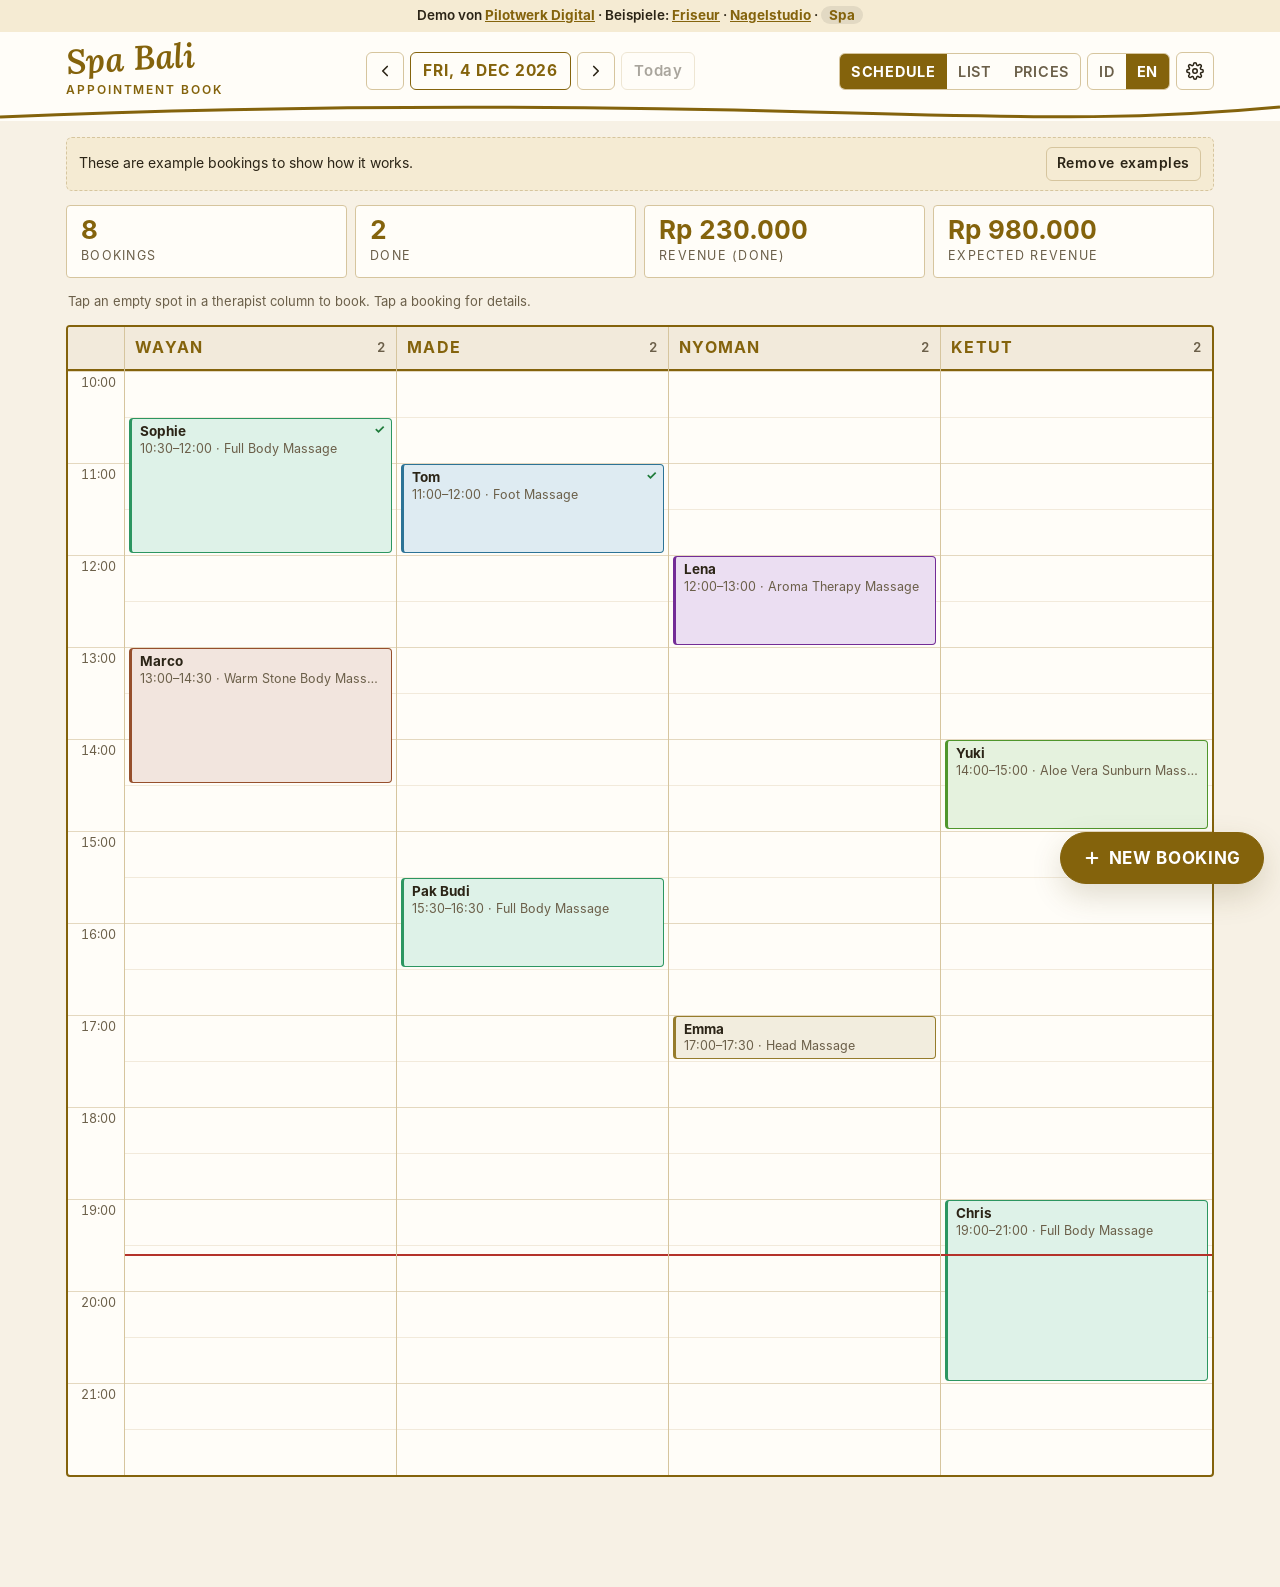
<file: terminbuch/spa/index.html>
<!doctype html>
<html lang="en">
<head>
<meta charset="utf-8">
<meta name="viewport" content="width=device-width,initial-scale=1,viewport-fit=cover">
<title>Spa Terminbuch Demo – Pilotwerk Digital</title>
<meta name="robots" content="noindex">
<link rel="icon" href="/assets/favicon.svg" type="image/svg+xml">

<style>
@font-face{font-family:"Inter";src:url("/assets/fonts/inter-400.woff") format("woff");font-weight:400;font-display:swap}
@font-face{font-family:"Inter";src:url("/assets/fonts/inter-600.woff") format("woff");font-weight:500 600;font-display:swap}
@font-face{font-family:"Inter";src:url("/assets/fonts/inter-700.woff") format("woff");font-weight:700 800;font-display:swap}
@font-face{font-family:"Lora";src:url("/assets/fonts/lora-italic.woff") format("woff");font-style:italic;font-weight:400 700;font-display:swap}
html{-webkit-text-size-adjust:100%}
body{margin:0}
img{max-width:100%}
[hidden]{display:none!important}
.demo-bar{background:#F5EBD3;color:#2B2416;font:600 13.5px/1.3 "Inter",system-ui,sans-serif;text-align:center;padding:7px max(16px,env(safe-area-inset-left,0px));padding-top:calc(7px + env(safe-area-inset-top,0px))}
.demo-bar a{color:#84630C;font-weight:700}
.demo-bar a[aria-current="page"]{text-decoration:none;border-radius:999px;padding:1px 8px;background:rgba(0,0,0,.08)}
/* Layout: warm ivory and gold spa signboard look (lightened from the original black sign). Sticky header with script name and gold swoosh -> example note + framed day stats -> therapist timeline, list or price list; gold add button; bottom sheet for forms. Single light theme by design. */
:root{
  --bg:#F7F1E5; --surface:#FFFDF8; --surface-2:#F2EADB; --ink:#2B2416; --muted:#6B5F49; --line:#E4D8BF;
  --gold:#84630C; --gold-dim:#D6C59E; --gold-soft:#F5EBD3; --on-gold:#FFFFFF;
  --ok:#1E7B3A; --warn:#8F5000; --bad:#B4322A; --ok-soft:#E6F3E8; --warn-soft:#FDF0DC; --bad-soft:#FBE7E4;
  --blk-s:45%; --blk-l:91%; --blk-edge-l:38%; --blk-ink:#2B2416;
  --shadow:0 12px 30px rgba(90,70,20,.18);
  --script:"Lora",Georgia,serif;
  --cond:"Inter",ui-sans-serif,system-ui,-apple-system,"Segoe UI",sans-serif;
  --font:"Inter",ui-sans-serif,system-ui,-apple-system,"Segoe UI",sans-serif;
  --row:46px;
  color-scheme:light;
}
*{box-sizing:border-box}
body{background:var(--bg);color:var(--ink);font-family:var(--font);font-size:15.5px;line-height:1.45}
body::before{content:"";position:fixed;inset:0 0 auto;height:env(safe-area-inset-top,0px);z-index:10;background:var(--surface)}
.bar{position:sticky;top:env(safe-area-inset-top,0px);z-index:5;background:var(--surface)}
.bar-in,.wrap{max-width:1180px;margin:0 auto;padding-left:max(16px,env(safe-area-inset-left,0px));padding-right:max(16px,env(safe-area-inset-right,0px))}
.bar-in{padding-block:12px 4px;display:flex;flex-wrap:wrap;gap:10px 16px;align-items:center;justify-content:space-between}
.swoosh{display:block;width:100%;height:18px}
.swoosh path{fill:none;stroke:var(--gold);stroke-width:3}
.brand{display:flex;flex-direction:column;min-width:0;gap:2px}
.brand b{font-family:var(--script);font-style:italic;font-weight:600;font-size:34px;line-height:1.05;color:var(--gold);white-space:nowrap;overflow:hidden;text-overflow:ellipsis;transform:rotate(-3deg);transform-origin:left center;padding-right:6px}
.brand span{font-family:var(--cond);font-weight:600;text-transform:uppercase;letter-spacing:.16em;font-size:12px;color:var(--gold)}
.datenav,.tools{display:flex;align-items:center;gap:6px;flex-wrap:wrap}
.btn{font:inherit;font-family:var(--cond);font-weight:600;font-size:15px;letter-spacing:.04em;border:1.5px solid var(--gold-dim);background:transparent;color:var(--ink);border-radius:6px;padding:6px 12px;cursor:pointer;min-height:38px}
.btn:hover{border-color:var(--gold)}
.btn:disabled{opacity:.4;cursor:default}
.btn:focus-visible,.seg button:focus-visible,.chip:focus-visible,.item:focus-visible,.blk:focus-visible{outline:2px solid var(--gold);outline-offset:2px}
input:focus-visible,select:focus-visible,textarea:focus-visible{outline:2px solid var(--gold);outline-offset:1px}
.btn.primary{background:var(--gold);color:var(--on-gold);border-color:var(--gold);font-weight:700;text-transform:uppercase}
.btn.small{min-height:34px;padding:4px 10px;font-size:14px}
.btn.danger{background:var(--bad);color:var(--on-gold);border-color:var(--bad);font-weight:700}
.iconbtn{width:38px;padding:0;display:inline-grid;place-items:center}
.iconbtn svg{width:18px;height:18px}
.datepick{position:relative;display:inline-flex;align-items:center;min-height:38px;padding:0 12px;border:1.5px solid var(--gold);border-radius:6px;font-family:var(--cond);font-weight:700;font-size:15.5px;letter-spacing:.06em;text-transform:uppercase;color:var(--gold);white-space:nowrap;cursor:pointer}
.datepick input{position:absolute;inset:0;opacity:0;width:100%;height:100%;cursor:pointer;border:0;padding:0;min-height:0}
.seg{display:inline-flex;border:1.5px solid var(--gold-dim);border-radius:6px;overflow:hidden}
.seg button{font-family:var(--cond);font-weight:600;font-size:14.5px;letter-spacing:.05em;text-transform:uppercase;border:0;background:transparent;color:var(--muted);padding:6px 11px;cursor:pointer;min-height:35px}
.seg button[aria-pressed="true"]{background:var(--gold);color:var(--on-gold);font-weight:700}
.wrap{padding-block:16px 110px;display:flex;flex-direction:column;gap:14px}
.note{display:flex;flex-wrap:wrap;gap:8px 12px;align-items:center;justify-content:space-between;background:var(--gold-soft);border:1px dashed var(--gold-dim);border-radius:6px;padding:9px 12px;font-size:14px}
.stats{display:grid;grid-template-columns:repeat(auto-fit,minmax(150px,1fr));gap:8px}
.stat{border:1.5px solid var(--gold-dim);border-radius:4px;padding:10px 14px;min-width:0;background:var(--surface)}
.stat b{display:block;font-family:var(--cond);font-size:26px;font-weight:700;color:var(--gold);font-variant-numeric:tabular-nums;white-space:nowrap;overflow:hidden;text-overflow:ellipsis;line-height:1.1}
.stat span{font-family:var(--cond);font-size:12.5px;letter-spacing:.1em;text-transform:uppercase;color:var(--muted)}
.hint{font-size:13px;color:var(--muted);margin:0 2px}
.grid-scroll{overflow-x:auto;background:var(--surface);border:2px solid var(--gold);border-radius:4px}
.grid{display:grid;grid-template-columns:56px repeat(var(--cols),minmax(132px,1fr));min-width:calc(56px + var(--cols) * 132px)}
.colhead{height:44px;display:flex;align-items:center;justify-content:space-between;gap:6px;padding:0 10px;font-family:var(--cond);font-weight:700;font-size:16px;letter-spacing:.08em;text-transform:uppercase;color:var(--gold);border-bottom:2px solid var(--gold);background:var(--surface-2);white-space:nowrap;overflow:hidden}
.colhead small{font-weight:600;font-size:13px;color:var(--muted);font-variant-numeric:tabular-nums}
.col{border-left:1px solid var(--gold-dim);min-width:0}
.tl{height:var(--row);font-family:var(--cond);font-size:12.5px;color:var(--muted);text-align:right;padding:2px 8px 0 0;font-variant-numeric:tabular-nums;border-top:1px solid var(--line)}
.tl.half{border-top-color:transparent}
.lane{position:relative;cursor:copy;background-image:linear-gradient(to bottom,var(--line) 1px,transparent 1px),linear-gradient(to bottom,var(--surface-2) 1px,transparent 1px);background-size:100% calc(var(--row) * 2),100% var(--row)}
.blk{position:absolute;left:4px;right:4px;display:flex;flex-direction:column;gap:1px;align-items:flex-start;text-align:left;border-radius:4px;padding:4px 8px;background:hsl(var(--h) var(--blk-s) var(--blk-l));border:1px solid hsl(var(--h) 55% var(--blk-edge-l));border-left-width:3px;color:var(--blk-ink);font:inherit;font-size:12.5px;line-height:1.25;overflow:hidden;cursor:pointer;z-index:1}
.blk .t{font-weight:700;font-size:13.5px;line-height:1.3;max-width:100%;white-space:nowrap;overflow:hidden;text-overflow:ellipsis;padding-right:14px}
.blk .m{max-width:100%;line-height:1.3;white-space:nowrap;overflow:hidden;text-overflow:ellipsis;color:var(--muted)}
.blk .ck{position:absolute;right:6px;top:3px;font-weight:800;color:var(--ok)}
.blk.noshow{opacity:.45}
.blk.noshow .t{text-decoration:line-through}
.now{position:absolute;left:0;right:0;height:2px;background:var(--bad);z-index:2;pointer-events:none}
.items{display:flex;flex-direction:column;gap:6px}
.item{display:grid;grid-template-columns:62px minmax(0,1fr) auto;gap:12px;align-items:center;width:100%;text-align:left;font:inherit;color:var(--ink);background:var(--surface);border:1.5px solid var(--gold-dim);border-radius:4px;padding:10px 12px;cursor:pointer}
.item:hover{border-color:var(--gold)}
.item.cancelled,.item.noshow{opacity:.55}
.item.cancelled .g,.item.noshow .g{text-decoration:line-through}
.when b{display:block;font-family:var(--cond);font-size:20px;color:var(--gold);font-variant-numeric:tabular-nums;line-height:1.1}
.when small{color:var(--muted);font-size:12.5px}
.what{display:flex;flex-direction:column;gap:2px;min-width:0}
.g{font-weight:700;overflow:hidden;text-overflow:ellipsis;white-space:nowrap}
.d{font-size:13.5px;color:var(--muted);display:flex;align-items:center;gap:6px;min-width:0;white-space:nowrap;overflow:hidden;text-overflow:ellipsis}
.right{display:flex;flex-direction:column;align-items:flex-end;gap:4px}
.right b{font-family:var(--cond);font-size:16px;font-variant-numeric:tabular-nums;white-space:nowrap}
.dot{display:inline-block;width:10px;height:10px;border-radius:50%;background:hsl(var(--h) 55% var(--blk-edge-l));flex:none}
.ex{font-style:normal;font-family:var(--cond);font-size:11.5px;font-weight:700;letter-spacing:.1em;text-transform:uppercase;color:var(--gold);margin-left:8px}
.pill{font-family:var(--cond);font-size:13px;font-weight:700;letter-spacing:.05em;text-transform:uppercase;padding:2px 9px;border-radius:3px;white-space:nowrap}
.pill.booked{background:var(--gold-soft);color:var(--gold)}
.pill.done{background:var(--ok-soft);color:var(--ok)}
.pill.noshow{background:var(--warn-soft);color:var(--warn)}
.pill.cancelled{background:var(--bad-soft);color:var(--bad)}
h3{font-family:var(--cond);font-size:15px;font-weight:700;letter-spacing:.12em;text-transform:uppercase;color:var(--gold);margin:16px 0 2px}
.tbl-wrap{overflow-x:auto;border:1.5px solid var(--gold-dim);border-radius:4px;background:var(--surface)}
.tbl{width:100%;border-collapse:collapse;font-variant-numeric:tabular-nums}
.tbl th,.tbl td{padding:8px 10px;text-align:left;border-bottom:1px solid var(--line);font-size:14px;white-space:nowrap}
.tbl tr:last-child td{border-bottom:0}
.tbl thead th{font-family:var(--cond);font-size:13px;color:var(--gold);letter-spacing:.1em;text-transform:uppercase;background:var(--surface-2);border-bottom:1.5px solid var(--gold-dim)}
.tbl.edit td{padding:6px}
.tbl.edit input{width:100%;min-width:86px;min-height:36px;padding:6px 8px}
.tbl.edit td:first-child input{min-width:170px}
.menu-card{border:2px solid var(--gold);border-radius:4px;background:var(--surface);padding:18px 16px 16px;display:flex;flex-direction:column;gap:14px;max-width:640px;width:100%;margin:0 auto}
.menu-head{display:flex;flex-direction:column;align-items:center;gap:4px;text-align:center}
.menu-head .script{font-family:var(--script);font-style:italic;font-weight:600;font-size:40px;line-height:1.1;color:var(--gold);transform:rotate(-3deg);overflow-wrap:anywhere}
.menu-head small{font-family:var(--cond);font-weight:600;letter-spacing:.16em;text-transform:uppercase;color:var(--gold);font-size:13px}
.menu-head svg{width:100%;max-width:320px;height:14px}
.menu-head svg path{fill:none;stroke:var(--gold);stroke-width:2.5}
.tbl.menu{border:0}
.tbl.menu th,.tbl.menu td{border:1.5px solid var(--gold);font-family:var(--cond);font-size:17px;letter-spacing:.04em;text-transform:uppercase;color:var(--gold);white-space:normal}
.tbl.menu thead th{font-size:16px;text-align:center;background:var(--surface)}
.tbl.menu tbody th{font-weight:600;min-width:150px;vertical-align:middle}
.tbl.menu tbody th .dot{margin-right:8px;vertical-align:middle}
.tbl.menu td{text-align:center;white-space:nowrap}
.tbl.menu td.pr{font-weight:700;font-size:18px}
.empty{padding:28px 16px;text-align:center;color:var(--muted);border:1.5px dashed var(--gold-dim);border-radius:4px;margin:0}
.fab{position:fixed;right:calc(16px + env(safe-area-inset-right,0px));bottom:calc(16px + env(safe-area-inset-bottom,0px));z-index:6;box-shadow:var(--shadow);border-radius:999px;padding:12px 22px;font-size:17px;min-height:52px;display:inline-flex;align-items:center;gap:8px}
.fab svg{width:18px;height:18px}
.overlay{position:fixed;inset:0;background:rgba(43,36,22,.4);z-index:20;display:flex;align-items:flex-end;justify-content:center}
.sheet{background:var(--surface);color:var(--ink);width:min(580px,100%);max-height:92%;overflow:auto;border-top:3px solid var(--gold);border-radius:10px 10px 0 0;padding-block:16px calc(18px + env(safe-area-inset-bottom,0px));padding-left:max(16px,env(safe-area-inset-left,0px));padding-right:max(16px,env(safe-area-inset-right,0px));box-shadow:var(--shadow);display:flex;flex-direction:column;gap:12px}
.sheet:focus{outline:none}
@media (min-width:700px){.overlay{align-items:center}.sheet{border:2px solid var(--gold);border-radius:6px;padding:22px 24px}}
@media (prefers-reduced-motion:no-preference){.sheet{animation:up .18s ease-out}@keyframes up{from{transform:translateY(14px);opacity:.7}to{transform:none;opacity:1}}}
.sheet form{display:flex;flex-direction:column;gap:12px}
.sheet-head{display:flex;justify-content:space-between;align-items:center;gap:10px}
.sheet h2{font-family:var(--cond);font-size:24px;font-weight:700;letter-spacing:.06em;text-transform:uppercase;color:var(--gold);margin:0;text-wrap:balance;min-width:0;overflow-wrap:anywhere}
.field{display:flex;flex-direction:column;gap:5px;min-width:0}
label{font-family:var(--cond);font-size:13px;font-weight:600;color:var(--muted);letter-spacing:.1em;text-transform:uppercase}
input,select,textarea{font:inherit;font-size:16px;padding:9px 11px;border:1.5px solid var(--gold-dim);border-radius:4px;background:var(--bg);color:var(--ink);min-height:44px;width:100%;min-width:0}
textarea{resize:vertical}
.row2{display:grid;grid-template-columns:1fr 1fr;gap:10px}
.price{display:flex;justify-content:space-between;align-items:baseline;gap:10px;padding:10px 12px;background:var(--gold-soft);border:1px solid var(--gold-dim);border-radius:4px;font-size:14px}
.price b{font-family:var(--cond);font-size:22px;color:var(--gold);font-variant-numeric:tabular-nums;white-space:nowrap}
.price:empty{display:none}
.pricefield{display:flex;flex-direction:column;gap:6px;padding:10px 12px;background:var(--gold-soft);border:1px solid var(--gold-dim);border-radius:4px}
.pricefield .pin{display:flex;align-items:center;gap:8px}
.pricefield .pin span{font-family:var(--cond);font-weight:700;font-size:20px;color:var(--gold)}
.pricefield .pin input{font-family:var(--cond);font-weight:700;font-size:22px;color:var(--gold);font-variant-numeric:tabular-nums;background:var(--bg)}
.pricefield small{font-size:13px;color:var(--muted)}
.sheet input[type=date]{-webkit-appearance:none;appearance:none;display:block;height:44px;line-height:1.3}
.sheet input[type=date]::-webkit-date-and-time-value{text-align:left;margin:0}
.msg{border-radius:4px;padding:9px 11px;font-size:14px;border:1px solid var(--line);display:flex;flex-direction:column;gap:6px}
.msg p{margin:0}
.msg.warn{background:var(--warn-soft);border-color:var(--warn)}
.msg.bad{background:var(--bad-soft);border-color:var(--bad)}
.msg.ok{background:var(--ok-soft);border-color:var(--ok)}
.chips{display:flex;flex-wrap:wrap;gap:6px}
.chip{font-family:var(--cond);font-weight:700;font-size:15px;letter-spacing:.05em;text-transform:uppercase;border:1.5px solid var(--gold);color:var(--gold);background:transparent;border-radius:999px;padding:4px 14px;cursor:pointer}
.actions{display:flex;justify-content:space-between;gap:10px;margin-top:4px}
.actions .primary{flex:1}
.facts{display:grid;grid-template-columns:1fr 1fr;gap:12px 16px;margin:0}
.facts div{min-width:0}
.facts dt{font-family:var(--cond);font-size:12.5px;color:var(--muted);letter-spacing:.1em;text-transform:uppercase;font-weight:600}
.facts dd{margin:2px 0 0;font-weight:600;display:flex;align-items:center;gap:6px;overflow-wrap:anywhere}
.statusbtns{display:flex;flex-wrap:wrap;gap:8px}
.btn.wa{display:inline-flex;align-items:center;justify-content:center;text-decoration:none;background:var(--ok-soft);color:var(--ok);border-color:var(--ok);font-weight:700}
.stack{display:flex;flex-direction:column;gap:8px}
.ed-row{display:flex;gap:8px}
.ed-row input{flex:1}
.toast{position:fixed;left:50%;transform:translateX(-50%);bottom:calc(86px + env(safe-area-inset-bottom,0px));background:var(--gold);color:var(--on-gold);padding:9px 18px;border-radius:999px;font-family:var(--cond);font-size:16px;font-weight:700;letter-spacing:.05em;z-index:30;box-shadow:var(--shadow);white-space:nowrap}
</style>
</head>
<body>
<div class="demo-bar">Demo von <a href="/">Pilotwerk Digital</a> · Beispiele: <a href="/terminbuch/">Friseur</a> · <a href="/terminbuch/nagelstudio/">Nagelstudio</a> · <a href="/terminbuch/spa/" aria-current="page">Spa</a></div>

<header class="bar">
  <div class="bar-in">
    <div class="brand"><b id="spaTitle">Spa</b><span data-t="appSub"></span></div>
    <div class="datenav">
      <button type="button" class="btn iconbtn" id="prevDay" aria-label="Previous day"><svg viewBox="0 0 24 24" fill="none" stroke="currentColor" stroke-width="2.2" stroke-linecap="round" stroke-linejoin="round"><path d="M15 18l-6-6 6-6"/></svg></button>
      <label class="datepick"><span id="dateLabel"></span><input type="date" id="jumpDate" aria-label="Date"></label>
      <button type="button" class="btn iconbtn" id="nextDay" aria-label="Next day"><svg viewBox="0 0 24 24" fill="none" stroke="currentColor" stroke-width="2.2" stroke-linecap="round" stroke-linejoin="round"><path d="M9 18l6-6-6-6"/></svg></button>
      <button type="button" class="btn" id="todayBtn" data-t="today"></button>
    </div>
    <div class="tools">
      <div class="seg" role="group"><button type="button" id="vSched" data-t="schedule"></button><button type="button" id="vList" data-t="list"></button><button type="button" id="vMenu" data-t="menu"></button></div>
      <div class="seg" role="group" aria-label="Language"><button type="button" id="lId">ID</button><button type="button" id="lEn">EN</button></div>
      <button type="button" class="btn iconbtn" id="openSettings" aria-label="Settings"><svg viewBox="0 0 24 24" fill="none" stroke="currentColor" stroke-width="2" stroke-linecap="round" stroke-linejoin="round"><circle cx="12" cy="12" r="3"/><path d="M19.4 15a1.7 1.7 0 0 0 .3 1.8l.1.1a2 2 0 1 1-2.8 2.8l-.1-.1a1.7 1.7 0 0 0-1.8-.3 1.7 1.7 0 0 0-1 1.5V21a2 2 0 1 1-4 0v-.1a1.7 1.7 0 0 0-1.1-1.5 1.7 1.7 0 0 0-1.8.3l-.1.1a2 2 0 1 1-2.8-2.8l.1-.1a1.7 1.7 0 0 0 .3-1.8 1.7 1.7 0 0 0-1.5-1H3a2 2 0 1 1 0-4h.1a1.7 1.7 0 0 0 1.5-1.1 1.7 1.7 0 0 0-.3-1.8l-.1-.1a2 2 0 1 1 2.8-2.8l.1.1a1.7 1.7 0 0 0 1.8.3H9a1.7 1.7 0 0 0 1-1.5V3a2 2 0 1 1 4 0v.1a1.7 1.7 0 0 0 1 1.5 1.7 1.7 0 0 0 1.8-.3l.1-.1a2 2 0 1 1 2.8 2.8l-.1.1a1.7 1.7 0 0 0-.3 1.8V9a1.7 1.7 0 0 0 1.5 1H21a2 2 0 1 1 0 4h-.1a1.7 1.7 0 0 0-1.5 1z"/></svg></button>
    </div>
  </div>
  <svg class="swoosh" viewBox="0 0 1200 18" preserveAspectRatio="none" aria-hidden="true"><path d="M0 14 C 260 2, 520 2, 760 9 S 1080 16, 1200 4"/></svg>
</header>

<main>
  <div class="wrap">
    <div id="note" class="note" hidden></div>
    <div id="stats" class="stats"></div>
    <p id="hint" class="hint"></p>
    <section id="sched"></section>
    <section id="list" hidden></section>
    <section id="menu" hidden></section>
  </div>
</main>

<button type="button" class="fab btn primary" id="addBtn"><svg viewBox="0 0 24 24" fill="none" stroke="currentColor" stroke-width="2.8" stroke-linecap="round"><path d="M12 5v14M5 12h14"/></svg><span data-t="add"></span></button>
<div class="overlay" id="overlay" hidden><div class="sheet" id="sheet" role="dialog" aria-modal="true" tabindex="-1"></div></div>
<div class="toast" id="toast" role="status" aria-live="polite" hidden></div>

<script>
(function(){
const DUR=[30,60,90,120];
const BDUR=[30,60,90,120,150,180,210,240];
const ROW=46;
const HUES=[150,200,20,100,280,45,250,330,0,180,70,300];
const I18N={
 id:{appSub:'Buku janji',today:'Hari ini',schedule:'Jadwal',list:'Daftar',menu:'Harga',add:'Booking baru',settings:'Pengaturan',bookings:'Booking',done:'Selesai',revenue:'Pendapatan (selesai)',expected:'Perkiraan pendapatan',
  exampleNote:'Ini contoh booking supaya terlihat cara kerjanya.',removeExamples:'Hapus contoh',storageOff:'Penyimpanan browser tidak aktif. Data hilang kalau halaman ditutup.',
  guest:'Nama tamu',phone:'Nomor WhatsApp (opsional)',phoneShort:'WhatsApp',date:'Tanggal',time:'Jam mulai',menuTime:'Waktu',treatment:'Perawatan',duration:'Durasi',therapist:'Terapis',anyTherapist:'Siapa saja yang kosong',notes:'Catatan',price:'Harga',
  save:'Simpan',saveAnyway:'Tetap simpan',cancel:'Batal',close:'Tutup',edit:'Ubah',del:'Hapus',confirmDel:'Ya, hapus',
  mark_done:'Selesai',mark_noshow:'Tidak datang',mark_cancelled:'Dibatalkan',reopen:'Jadikan booking lagi',
  status:{booked:'Booking',done:'Selesai',noshow:'Tidak datang',cancelled:'Dibatalkan'},min:'mnt',
  conflict:(n,a,b)=>`${n} sudah ada booking jam ${a}–${b}.`,freeAt:'Terapis yang kosong di jam ini:',noneFree:'Semua terapis sudah penuh di jam ini.',
  needName:'Isi nama tamu dulu.',outside:'Jam ini di luar jam buka.',saved:'Tersimpan',deleted:'Booking dihapus',
  remind:'Kirim pengingat via WhatsApp',remindMsg:(s,n,tr,d,h)=>`Halo ${n}, kami mengingatkan ${tr} Anda pada ${d} jam ${h} di ${s}. Sampai jumpa!`,
  perTherapist:'Per terapis',jobs:'Tamu',minutes:'Menit',empty:'Belum ada booking di hari ini. Ketuk “Booking baru” untuk menambah.',
  tapHint:'Ketuk tempat kosong di kolom terapis untuk booking baru. Ketuk booking untuk detail.',openDaily:'Buka setiap hari',
  spaName:'Nama spa',open:'Buka',closeH:'Tutup',therapists:'Terapis',addTherapist:'Tambah terapis',treatments:'Perawatan dan harga (Rp)',addTreatment:'Tambah perawatan',priceHint:'Kosongkan harga kalau durasi itu tidak ada.',
  backup:'Cadangan data',copyBackup:'Salin cadangan',restorePh:'Tempel teks cadangan di sini untuk memulihkan',restoreBtn:'Pulihkan',copied:'Cadangan disalin',manualCopy:'Salin teks di kotak ini secara manual.',restored:'Data dipulihkan',badBackup:'Teks cadangan tidak bisa dibaca.',
  remove:'Hapus',example:'contoh',inUse:'Masih ada booking dengan ini. Ganti nama saja, atau hapus booking-nya dulu.',newName:'Terapis baru',newTreat:'Perawatan baru',hoursBad:'Jam tutup harus setelah jam buka.',priceRp:'Harga (Rp)',priceMenu:'Harga sesuai daftar harga.',priceCalc:(m,p)=>`Dihitung dari daftar harga (${m} mnt = ${p}). Bisa diubah.`,priceOwn:'Harga diubah manual.'},
 en:{appSub:'Appointment book',today:'Today',schedule:'Schedule',list:'List',menu:'Prices',add:'New booking',settings:'Settings',bookings:'Bookings',done:'Done',revenue:'Revenue (done)',expected:'Expected revenue',
  exampleNote:'These are example bookings to show how it works.',removeExamples:'Remove examples',storageOff:'Browser storage is off. Bookings are lost when this page closes.',
  guest:'Guest name',phone:'WhatsApp number (optional)',phoneShort:'WhatsApp',date:'Date',time:'Start time',menuTime:'Time',treatment:'Treatment',duration:'Duration',therapist:'Therapist',anyTherapist:'Whoever is free',notes:'Notes',price:'Price',
  save:'Save',saveAnyway:'Save anyway',cancel:'Cancel',close:'Close',edit:'Edit',del:'Delete',confirmDel:'Yes, delete',
  mark_done:'Mark done',mark_noshow:'No-show',mark_cancelled:'Cancelled',reopen:'Back to booked',
  status:{booked:'Booked',done:'Done',noshow:'No-show',cancelled:'Cancelled'},min:'min',
  conflict:(n,a,b)=>`${n} is already booked ${a}–${b}.`,freeAt:'Free at this time:',noneFree:'Every therapist is busy at this time.',
  needName:'Enter the guest name first.',outside:'This time is outside opening hours.',saved:'Saved',deleted:'Booking deleted',
  remind:'Send WhatsApp reminder',remindMsg:(s,n,tr,d,h)=>`Hi ${n}, a reminder of your ${tr} on ${d} at ${h} at ${s}. See you soon!`,
  perTherapist:'Per therapist',jobs:'Guests',minutes:'Minutes',empty:'No bookings on this day yet. Tap “New booking” to add one.',
  tapHint:'Tap an empty spot in a therapist column to book. Tap a booking for details.',openDaily:'Open daily',
  spaName:'Spa name',open:'Opens',closeH:'Closes',therapists:'Therapists',addTherapist:'Add therapist',treatments:'Treatments and prices (Rp)',addTreatment:'Add treatment',priceHint:'Leave a price empty if that duration is not offered.',
  backup:'Backup',copyBackup:'Copy backup',restorePh:'Paste a backup here to restore',restoreBtn:'Restore',copied:'Backup copied',manualCopy:'Copy the text in this box by hand.',restored:'Data restored',badBackup:'That backup text could not be read.',
  remove:'Remove',example:'example',inUse:'There are still bookings with this. Rename it, or delete those bookings first.',newName:'New therapist',newTreat:'New treatment',hoursBad:'Closing time must be after opening time.',priceRp:'Price (Rp)',priceMenu:'Price from the price list.',priceCalc:(m,p)=>`Calculated from the price list (${m} min = ${p}). You can change it.`,priceOwn:'Price changed by hand.'}
};
const DEF={spaName:'Spa Bali',open:'10:00',close:'22:00',lang:'en',
 therapists:[{id:'t1',name:'Wayan'},{id:'t2',name:'Made'},{id:'t3',name:'Nyoman'},{id:'t4',name:'Ketut'}],
 treatments:[
  {id:'full',name:'Full Body Massage',h:150,prices:{60:100000,90:130000,120:180000}},
  {id:'foot',name:'Foot Massage',h:200,prices:{60:100000,90:130000,120:180000}},
  {id:'stone',name:'Warm Stone Body Massage',h:20,prices:{60:140000,90:170000}},
  {id:'aloe',name:'Aloe Vera Sunburn Massage',h:100,prices:{60:120000,90:160000}},
  {id:'aroma',name:'Aroma Therapy Massage',h:280,prices:{60:120000,90:160000}},
  {id:'head',name:'Head Massage',h:45,prices:{30:60000}},
  {id:'back',name:'Back Massage',h:250,prices:{30:60000}},
  {id:'wx_arm',name:'Armpit Waxing',h:330,prices:{30:80000}},
  {id:'wx_legs',name:'Full Legs Waxing',h:330,prices:{60:150000}},
  {id:'wx_hand',name:'Full Hand Waxing',h:330,prices:{30:120000}},
  {id:'wx_back',name:'Back Waxing',h:330,prices:{30:100000}},
  {id:'wx_chest',name:'Chest / Stomach Waxing',h:330,prices:{30:100000}}]};
const KEY='bali-spa-terminbuch-v2';
let storageOk=true;

const pad=n=>String(n).padStart(2,'0');
const dstr=d=>d.getFullYear()+'-'+pad(d.getMonth()+1)+'-'+pad(d.getDate());
const todayStr=()=>dstr(new Date());
function addDays(s,n){const p=s.split('-').map(Number);const d=new Date(p[0],p[1]-1,p[2]);d.setDate(d.getDate()+n);return dstr(d)}
const toMin=t=>{const p=String(t).split(':').map(Number);return p[0]*60+(p[1]||0)};
const fromMin=x=>pad(Math.floor(x/60))+':'+pad(x%60);
const uid=()=>Math.random().toString(36).slice(2,10);
const rp=n=>'Rp '+Number(n||0).toLocaleString('id-ID');
const kfmt=n=>(Number(n||0)/1000).toLocaleString('id-ID')+'K';
const esc=s=>String(s==null?'':s).replace(/[&<>"']/g,c=>({'&':'&amp;','<':'&lt;','>':'&gt;','"':'&quot;',"'":'&#39;'}[c]));
const $=id=>document.getElementById(id);

function seed(){
 const t=todayStr(),tm=addDays(t,1);
 const B=(date,start,dur,tr,th,guest,status)=>({id:uid(),date,start,dur,treatmentId:tr,therapistId:th,guest,phone:'',notes:'',price:(DEF.treatments.find(x=>x.id===tr).prices[dur])||0,status:status||'booked',example:true});
 return {settings:JSON.parse(JSON.stringify(DEF)),bookings:[
  B(t,'10:30',90,'full','t1','Sophie','done'),B(t,'11:00',60,'foot','t2','Tom','done'),B(t,'12:00',60,'aroma','t3','Lena'),
  B(t,'13:00',90,'stone','t1','Marco'),B(t,'14:00',60,'aloe','t4','Yuki'),B(t,'15:30',60,'full','t2','Pak Budi'),
  B(t,'17:00',30,'head','t3','Emma'),B(t,'19:00',120,'full','t4','Chris'),B(tm,'10:00',90,'full','t1','Julia'),B(tm,'16:00',60,'foot','t2','Daniel')]};
}
function valid(o){return o&&o.settings&&Array.isArray(o.settings.therapists)&&Array.isArray(o.settings.treatments)&&Array.isArray(o.bookings)}
function load(){try{const s=localStorage.getItem(KEY);if(s){const o=JSON.parse(s);if(valid(o))return o}}catch(e){storageOk=false}return null}
function persist(){try{localStorage.setItem(KEY,JSON.stringify(state));storageOk=true}catch(e){storageOk=false}}

let state=load()||seed();
const ui={date:todayStr(),view:'sched'};
try{const v=localStorage.getItem(KEY+':view');if(v==='list'||v==='sched'||v==='menu')ui.view=v}catch(e){}
try{localStorage.setItem(KEY+':probe','1');localStorage.removeItem(KEY+':probe')}catch(e){storageOk=false}

const S=()=>state.settings;
const T=()=>I18N[S().lang]||I18N.en;
const trById=id=>S().treatments.find(x=>x.id===id);
const thById=id=>S().therapists.find(x=>x.id===id);
const endOf=b=>toMin(b.start)+Number(b.dur);
function suggestPrice(tr,dur){if(!tr)return {p:0};const ks=Object.keys(tr.prices||{}).map(Number).filter(k=>tr.prices[k]>0);if(tr.prices&&tr.prices[dur])return {p:tr.prices[dur],menu:true};if(!ks.length)return {p:0};const base=ks.reduce((a,k)=>Math.abs(k-dur)<Math.abs(a-dur)||(Math.abs(k-dur)===Math.abs(a-dur)&&k>a)?k:a,ks[0]);return {p:Math.round(tr.prices[base]/base*dur/5000)*5000,base}}
const isActive=b=>b.status==='booked'||b.status==='done';
const dayBookings=date=>state.bookings.filter(b=>b.date===date).sort((a,b)=>toMin(a.start)-toMin(b.start));
function conflictsFor(date,start,dur,thId,exId){const s=toMin(start),e=s+Number(dur);return state.bookings.filter(b=>b.id!==exId&&b.date===date&&b.therapistId===thId&&isActive(b)&&toMin(b.start)<e&&s<endOf(b))}
const freeTherapists=(date,start,dur,exId)=>S().therapists.filter(t=>conflictsFor(date,start,dur,t.id,exId).length===0);
function fmtDate(s,opts){const p=s.split('-').map(Number);try{return new Intl.DateTimeFormat(S().lang==='id'?'id-ID':'en-GB',opts||{weekday:'short',day:'numeric',month:'short',year:'numeric'}).format(new Date(p[0],p[1]-1,p[2]))}catch(e){return s}}

let toastTimer;
function toast(msg){const el=$('toast');el.textContent=msg;el.hidden=false;clearTimeout(toastTimer);toastTimer=setTimeout(()=>{el.hidden=true},2200)}

function render(){
 const t=T();
 document.documentElement.lang=S().lang;
 document.querySelectorAll('[data-t]').forEach(el=>{const k=el.getAttribute('data-t');if(typeof t[k]==='string')el.textContent=t[k]});
 $('spaTitle').textContent=S().spaName||'Spa';
 $('dateLabel').textContent=fmtDate(ui.date);
 $('jumpDate').value=ui.date;
 $('todayBtn').disabled=ui.date===todayStr();
 [['vSched','sched'],['vList','list'],['vMenu','menu']].forEach(([b,v])=>$(b).setAttribute('aria-pressed',String(ui.view===v)));
 $('lId').setAttribute('aria-pressed',String(S().lang==='id'));$('lEn').setAttribute('aria-pressed',String(S().lang==='en'));
 const day=dayBookings(ui.date);
 renderNote();renderStats(day);
 $('stats').hidden=ui.view==='menu';
 $('hint').textContent=t.tapHint;$('hint').hidden=ui.view!=='sched';
 $('sched').hidden=ui.view!=='sched';$('list').hidden=ui.view!=='list';$('menu').hidden=ui.view!=='menu';
 if(ui.view==='sched')renderSched(day);else if(ui.view==='list')renderList(day);else renderMenu();
}
function renderNote(){
 const t=T();let html='';
 if(state.bookings.some(b=>b.example))html+=`<span>${esc(t.exampleNote)}</span><button type="button" class="btn small" id="rmEx">${esc(t.removeExamples)}</button>`;
 if(!storageOk)html+=`<span>${esc(t.storageOff)}</span>`;
 $('note').innerHTML=html;$('note').hidden=!html;
}
function renderStats(day){
 const t=T();const act=day.filter(isActive);const done=day.filter(b=>b.status==='done');
 const rev=done.reduce((s,b)=>s+Number(b.price||0),0);const exp=act.reduce((s,b)=>s+Number(b.price||0),0);
 $('stats').innerHTML=[[act.length,t.bookings],[done.length,t.done],[rp(rev),t.revenue],[rp(exp),t.expected]].map(([v,l])=>`<div class="stat"><b>${esc(v)}</b><span>${esc(l)}</span></div>`).join('');
}
function renderSched(day){
 const s=S();const open=toMin(s.open),close=toMin(s.close);const rows=Math.max(1,Math.ceil((close-open)/30));const H=rows*ROW;
 let times='';for(let m=open;m<open+rows*30;m+=30)times+=`<div class="tl ${m%60?'half':''}">${m%60?'':fromMin(m)}</div>`;
 const n=new Date();const nowM=n.getHours()*60+n.getMinutes();const showNow=ui.date===todayStr()&&nowM>=open&&nowM<=close;
 let cols='';
 s.therapists.forEach(th=>{
  let blocks='';
  day.filter(b=>b.therapistId===th.id&&b.status!=='cancelled').forEach(b=>{
   const tr=trById(b.treatmentId)||{name:'?',h:0};
   const top=(toMin(b.start)-open)/30*ROW;const h=Math.max(ROW-3,Number(b.dur)/30*ROW-3);
   blocks+=`<button type="button" class="blk ${b.status}" data-bid="${b.id}" style="--h:${tr.h};top:${top+1}px;height:${h}px"><span class="t">${esc(b.guest)}</span><span class="m">${b.start}–${fromMin(endOf(b))} · ${esc(tr.name)}</span>${b.status==='done'?'<span class="ck" aria-hidden="true">✓</span>':''}</button>`;
  });
  const cnt=day.filter(b=>b.therapistId===th.id&&isActive(b)).length;
  cols+=`<div class="col"><div class="colhead"><span>${esc(th.name)}</span><small>${cnt}</small></div><div class="lane" data-tid="${th.id}" style="height:${H}px">${blocks}${showNow?`<div class="now" style="top:${(nowM-open)/30*ROW}px"></div>`:''}</div></div>`;
 });
 $('sched').innerHTML=`<div class="grid-scroll"><div class="grid" style="--cols:${Math.max(1,s.therapists.length)}"><div class="tcol"><div class="colhead"></div>${times}</div>${cols}</div></div>`;
}
function renderList(day){
 const t=T();
 if(!day.length){$('list').innerHTML=`<p class="empty">${esc(t.empty)}</p>`;return}
 const items=day.map(b=>{const tr=trById(b.treatmentId)||{name:'?',h:0};const th=thById(b.therapistId);
  return `<button type="button" class="item ${b.status}" data-bid="${b.id}"><span class="when"><b>${b.start}</b><small>${b.dur} ${esc(t.min)}</small></span><span class="what"><span class="g">${esc(b.guest)}${b.example?`<em class="ex">${esc(t.example)}</em>`:''}</span><span class="d"><i class="dot" style="--h:${tr.h}"></i>${esc(tr.name)} · ${esc(th?th.name:'—')}</span></span><span class="right"><b>${rp(b.price)}</b><span class="pill ${b.status}">${esc(t.status[b.status])}</span></span></button>`}).join('');
 const rows=S().therapists.map(th=>{const bs=day.filter(b=>b.therapistId===th.id&&isActive(b));const mins=bs.reduce((s,b)=>s+Number(b.dur),0);const rev=bs.filter(b=>b.status==='done').reduce((s,b)=>s+Number(b.price||0),0);return `<tr><td>${esc(th.name)}</td><td>${bs.length}</td><td>${mins}</td><td>${rp(rev)}</td></tr>`}).join('');
 $('list').innerHTML=`<div class="items">${items}</div><h3>${esc(t.perTherapist)}</h3><div class="tbl-wrap"><table class="tbl"><thead><tr><th>${esc(t.therapist)}</th><th>${esc(t.jobs)}</th><th>${esc(t.minutes)}</th><th>${esc(t.revenue)}</th></tr></thead><tbody>${rows}</tbody></table></div>`;
}
function renderMenu(){
 const t=T(),s=S();
 const rows=s.treatments.map(tr=>{const ds=DUR.filter(m=>tr.prices[m]);return ds.map((m,i)=>`<tr>${i===0?`<th scope="rowgroup" rowspan="${ds.length}"><i class="dot" style="--h:${tr.h}"></i>${esc(tr.name)}</th>`:''}<td>${m} ${esc(t.min)}</td><td class="pr">${kfmt(tr.prices[m])}</td></tr>`).join('')}).join('');
 $('menu').innerHTML=`<div class="menu-card"><div class="menu-head"><span class="script">${esc(s.spaName)}</span><svg viewBox="0 0 320 14" preserveAspectRatio="none" aria-hidden="true"><path d="M2 11 C 80 1, 170 1, 230 7 S 300 12, 318 4"/></svg><small>${esc(t.openDaily)} · ${s.open} – ${s.close}</small></div><div class="tbl-wrap" style="border:0"><table class="tbl menu"><thead><tr><th>${esc(t.treatment)}</th><th>${esc(t.menuTime)}</th><th>${esc(t.price)}</th></tr></thead><tbody>${rows}</tbody></table></div></div>`;
}

function openSheet(html){$('sheet').innerHTML=html;$('overlay').hidden=false;document.body.style.overflow='hidden';$('sheet').scrollTop=0;$('sheet').focus({preventScroll:true})}
function closeSheet(){$('overlay').hidden=true;$('sheet').innerHTML='';document.body.style.overflow=''}
const closeX=t=>`<button type="button" class="btn iconbtn" data-close aria-label="${esc(t.close)}"><svg viewBox="0 0 24 24" fill="none" stroke="currentColor" stroke-width="2.2" stroke-linecap="round"><path d="M6 6l12 12M18 6L6 18"/></svg></button>`;

function nextSlot(){const o=toMin(S().open),c=toMin(S().close);let m=o;if(ui.date===todayStr()){const n=new Date();m=Math.ceil((n.getHours()*60+n.getMinutes())/15)*15;if(m<o)m=o}if(m>c-60)m=Math.max(o,c-60);return fromMin(m)}
function timeOpts(sel){const o=toMin(S().open),c=toMin(S().close);const list=[];for(let m=o;m<=c-30;m+=15)list.push(fromMin(m));if(sel&&!list.includes(sel))list.unshift(sel);return list.map(x=>`<option ${x===sel?'selected':''}>${x}</option>`).join('')}

function openForm(id,pre){
 const t=T(),s=S();const b=id?state.bookings.find(x=>x.id===id):null;
 const d=b?Object.assign({},b):{guest:'',phone:'',date:ui.date,start:(pre&&pre.start)||nextSlot(),dur:60,treatmentId:s.treatments[0]?s.treatments[0].id:'',therapistId:(pre&&pre.therapistId)||'any',notes:''};
 openSheet(`<form id="bf" novalidate>
  <div class="sheet-head"><h2>${esc(b?t.edit:t.add)}</h2>${closeX(t)}</div>
  <div class="field"><label for="f_guest">${esc(t.guest)}</label><input id="f_guest" autocomplete="off" value="${esc(d.guest)}"></div>
  <div class="field"><label for="f_phone">${esc(t.phone)}</label><input id="f_phone" inputmode="tel" autocomplete="off" placeholder="+62 …" value="${esc(d.phone)}"></div>
  <div class="row2"><div class="field"><label for="f_date">${esc(t.date)}</label><input type="date" id="f_date" value="${esc(d.date)}"></div><div class="field"><label for="f_time">${esc(t.time)}</label><select id="f_time">${timeOpts(d.start)}</select></div></div>
  <div class="field"><label for="f_tr">${esc(t.treatment)}</label><select id="f_tr">${s.treatments.map(x=>`<option value="${esc(x.id)}" ${x.id===d.treatmentId?'selected':''}>${esc(x.name)}</option>`).join('')}</select></div>
  <div class="row2"><div class="field"><label for="f_dur">${esc(t.duration)}</label><select id="f_dur"></select></div><div class="field"><label for="f_th">${esc(t.therapist)}</label><select id="f_th"><option value="any">${esc(t.anyTherapist)}</option>${s.therapists.map(x=>`<option value="${esc(x.id)}" ${x.id===d.therapistId?'selected':''}>${esc(x.name)}</option>`).join('')}</select></div></div>
  <div class="pricefield"><label for="f_pr">${esc(t.priceRp)}</label><div class="pin"><span aria-hidden="true">Rp</span><input id="f_pr" inputmode="numeric" autocomplete="off"></div><small id="f_prh"></small></div>
  <div id="f_msg" class="msg" hidden></div>
  <div class="field"><label for="f_notes">${esc(t.notes)}</label><textarea id="f_notes" rows="2">${esc(d.notes)}</textarea></div>
  <div class="actions"><button type="button" class="btn" data-close>${esc(t.cancel)}</button><button type="submit" class="btn primary" id="f_save">${esc(t.save)}</button></div>
 </form>`);
 let prEdited=!!b;const prNum=()=>Number(($('f_pr').value||'').replace(/[^0-9]/g,''))||0;
 const fillDur=(first)=>{const tr=trById($('f_tr').value);const menu=DUR.filter(m=>tr&&tr.prices[m]);const cur=Number($('f_dur').value)||Number(d.dur);const ds=BDUR.slice();if(cur&&!ds.includes(cur)){ds.push(cur);ds.sort((a,b)=>a-b)}const sel=first&&b?cur:(menu.includes(cur)?cur:(menu[0]||cur));$('f_dur').innerHTML=ds.map(m=>`<option value="${m}" ${m===sel?'selected':''}>${m} ${esc(t.min)}</option>`).join('')};
 const fillPrice=()=>{const tr=trById($('f_tr').value);const dur=Number($('f_dur').value);const sp=suggestPrice(tr,dur);if(!prEdited)$('f_pr').value=sp.p?sp.p.toLocaleString('id-ID'):'';const own=prEdited&&prNum()!==sp.p;$('f_prh').textContent=own?t.priceOwn:(sp.menu?t.priceMenu:(sp.base?t.priceCalc(sp.base,rp(tr.prices[sp.base])):''))};
 const check=()=>{
  $('f_save').textContent=t.save;
  const tr=trById($('f_tr').value);const dur=Number($('f_dur').value);
  const date=$('f_date').value,start=$('f_time').value,th=$('f_th').value;const msg=$('f_msg');msg.hidden=true;msg.className='msg';msg.innerHTML='';
  if(!date||!start||!dur)return;
  const notes=[];
  const s0=toMin(start);if(s0<toMin(S().open)||s0+dur>toMin(S().close))notes.push(`<p>${esc(t.outside)}</p>`);
  if(th==='any'){if(!freeTherapists(date,start,dur,id).length){msg.className='msg bad';notes.push(`<p>${esc(t.noneFree)}</p>`)}else if(notes.length)msg.className='msg warn'}
  else{const c=conflictsFor(date,start,dur,th,id);if(c.length){const free=freeTherapists(date,start,dur,id);const nm=(thById(th)||{name:'—'}).name;msg.className='msg warn';notes.push(`<p>${esc(t.conflict(nm,c[0].start,fromMin(endOf(c[0]))))}</p>`);notes.push(free.length?`<p>${esc(t.freeAt)}</p><div class="chips">${free.map(f=>`<button type="button" class="chip" data-pick="${esc(f.id)}">${esc(f.name)}</button>`).join('')}</div>`:`<p>${esc(t.noneFree)}</p>`);$('f_save').textContent=t.saveAnyway}else if(notes.length)msg.className='msg warn'}
  if(notes.length){msg.innerHTML=notes.join('');msg.hidden=false}
 };
 fillDur(true);if(b)$('f_pr').value=Number(b.price||0).toLocaleString('id-ID');fillPrice();check();
 $('f_tr').addEventListener('change',()=>{prEdited=false;fillDur();fillPrice();check()});
 $('f_dur').addEventListener('change',()=>{prEdited=false;fillPrice();check()});
 $('f_pr').addEventListener('input',()=>{prEdited=true;fillPrice()});
 $('f_pr').addEventListener('blur',()=>{const n=prNum();$('f_pr').value=n?n.toLocaleString('id-ID'):''});
 ['f_date','f_time','f_th'].forEach(i=>$(i).addEventListener('change',check));
 $('f_msg').addEventListener('click',e=>{const p=e.target.closest('[data-pick]');if(p){$('f_th').value=p.dataset.pick;check()}});
 $('bf').addEventListener('submit',e=>{
  e.preventDefault();
  const guest=$('f_guest').value.trim();
  if(!guest){const m=$('f_msg');m.className='msg bad';m.innerHTML=`<p>${esc(t.needName)}</p>`;m.hidden=false;$('f_guest').focus();return}
  const date=$('f_date').value,start=$('f_time').value,dur=Number($('f_dur').value),trId=$('f_tr').value;let th=$('f_th').value;
  if(!date||!start||!dur)return;
  if(th==='any'){const free=freeTherapists(date,start,dur,id);if(!free.length){check();return}th=free[0].id}
  const rec={date,start,dur,treatmentId:trId,therapistId:th,guest,phone:$('f_phone').value.trim(),notes:$('f_notes').value.trim(),price:prNum(),example:false};
  if(b)Object.assign(b,rec);else state.bookings.push(Object.assign({id:uid(),status:'booked'},rec));
  persist();ui.date=date;if(ui.view==='menu')ui.view='sched';closeSheet();render();toast(t.saved);
 });
}

function openDetail(id){
 const t=T();const b=state.bookings.find(x=>x.id===id);if(!b)return;
 const tr=trById(b.treatmentId)||{name:'?',h:0};const th=thById(b.therapistId);
 let wa='';
 if(b.phone){let digits=b.phone.replace(/[^0-9]/g,'');if(digits.startsWith('0'))digits='62'+digits.slice(1);if(digits)wa='https://wa.me/'+digits+'?text='+encodeURIComponent(t.remindMsg(S().spaName,b.guest,tr.name,fmtDate(b.date,{weekday:'long',day:'numeric',month:'long'}),b.start))}
 const others=['booked','done','noshow','cancelled'].filter(x=>x!==b.status);
 openSheet(`<div class="sheet-head"><h2>${esc(b.guest)}</h2>${closeX(t)}</div>
  <dl class="facts">
   <div><dt>${esc(t.date)}</dt><dd>${esc(fmtDate(b.date))}</dd></div>
   <div><dt>${esc(t.time)}</dt><dd>${b.start}–${fromMin(endOf(b))} · ${b.dur} ${esc(t.min)}</dd></div>
   <div><dt>${esc(t.treatment)}</dt><dd><i class="dot" style="--h:${tr.h}"></i>${esc(tr.name)}</dd></div>
   <div><dt>${esc(t.therapist)}</dt><dd>${esc(th?th.name:'—')}</dd></div>
   <div><dt>${esc(t.price)}</dt><dd>${rp(b.price)}</dd></div>
   <div><dt>Status</dt><dd><span class="pill ${b.status}">${esc(t.status[b.status])}</span></dd></div>
   ${b.phone?`<div><dt>${esc(t.phoneShort)}</dt><dd>${esc(b.phone)}</dd></div>`:''}
   ${b.notes?`<div><dt>${esc(t.notes)}</dt><dd>${esc(b.notes)}</dd></div>`:''}
  </dl>
  <div class="statusbtns">${others.map(x=>`<button type="button" class="btn small" data-status="${x}">${esc(x==='booked'?t.reopen:t['mark_'+x])}</button>`).join('')}</div>
  ${wa?`<a class="btn wa" href="${esc(wa)}" target="_blank" rel="noopener">${esc(t.remind)}</a>`:''}
  <div class="actions"><button type="button" class="btn" id="delBtn">${esc(t.del)}</button><button type="button" class="btn primary" id="editBtn">${esc(t.edit)}</button></div>`);
 $('sheet').querySelectorAll('[data-status]').forEach(x=>x.addEventListener('click',()=>{b.status=x.dataset.status;persist();closeSheet();render();toast(t.saved)}));
 $('editBtn').addEventListener('click',()=>openForm(b.id));
 const del=$('delBtn');
 del.addEventListener('click',()=>{if(del.dataset.armed){state.bookings=state.bookings.filter(x=>x.id!==b.id);persist();closeSheet();render();toast(t.deleted)}else{del.dataset.armed='1';del.textContent=t.confirmDel;del.classList.add('danger')}});
}

function openSettings(){
 const t=T(),s=S();
 const hrs=[];for(let m=6*60;m<=24*60;m+=30)hrs.push(fromMin(m));
 const thRow=th=>`<div class="ed-row" data-id="${esc(th.id)}"><input id="s_th_${esc(th.id)}" aria-label="${esc(t.therapist)}" value="${esc(th.name)}"><button type="button" class="btn iconbtn" data-rmth aria-label="${esc(t.remove)}"><svg viewBox="0 0 24 24" fill="none" stroke="currentColor" stroke-width="2.2" stroke-linecap="round"><path d="M6 6l12 12M18 6L6 18"/></svg></button></div>`;
 const trRow=tr=>`<tr data-id="${esc(tr.id)}" data-h="${tr.h}"><td><input id="s_tr_${esc(tr.id)}" class="nm" aria-label="${esc(t.treatment)}" value="${esc(tr.name)}"></td>${DUR.map(m=>`<td><input id="s_tr_${esc(tr.id)}_${m}" class="pr" data-m="${m}" inputmode="numeric" aria-label="${m} ${esc(t.min)}" value="${tr.prices[m]?Number(tr.prices[m]).toLocaleString('id-ID'):''}"></td>`).join('')}<td><button type="button" class="btn iconbtn" data-rmtr aria-label="${esc(t.remove)}"><svg viewBox="0 0 24 24" fill="none" stroke="currentColor" stroke-width="2.2" stroke-linecap="round"><path d="M6 6l12 12M18 6L6 18"/></svg></button></td></tr>`;
 openSheet(`<div class="sheet-head"><h2>${esc(t.settings)}</h2>${closeX(t)}</div>
  <div class="field"><label for="s_name">${esc(t.spaName)}</label><input id="s_name" value="${esc(s.spaName)}"></div>
  <div class="row2"><div class="field"><label for="s_open">${esc(t.open)}</label><select id="s_open">${hrs.map(h=>`<option ${h===s.open?'selected':''}>${h}</option>`).join('')}</select></div><div class="field"><label for="s_close">${esc(t.closeH)}</label><select id="s_close">${hrs.map(h=>`<option ${h===s.close?'selected':''}>${h}</option>`).join('')}</select></div></div>
  <h3>${esc(t.therapists)}</h3>
  <div id="s_ths" class="stack">${s.therapists.map(thRow).join('')}</div>
  <div><button type="button" class="btn small" id="s_addTh">+ ${esc(t.addTherapist)}</button></div>
  <h3>${esc(t.treatments)}</h3>
  <p class="hint">${esc(t.priceHint)}</p>
  <div class="tbl-wrap"><table class="tbl edit"><thead><tr><th>${esc(t.treatment)}</th>${DUR.map(m=>`<th>${m} ${esc(t.min)}</th>`).join('')}<th></th></tr></thead><tbody id="s_trs">${s.treatments.map(trRow).join('')}</tbody></table></div>
  <div><button type="button" class="btn small" id="s_addTr">+ ${esc(t.addTreatment)}</button></div>
  <h3>${esc(t.backup)}</h3>
  <div><button type="button" class="btn small" id="s_copy">${esc(t.copyBackup)}</button></div>
  <textarea id="s_bk" rows="3" placeholder="${esc(t.restorePh)}"></textarea>
  <div><button type="button" class="btn small" id="s_restore">${esc(t.restoreBtn)}</button></div>
  <div id="s_msg" class="msg" hidden></div>
  <div class="actions"><button type="button" class="btn" data-close>${esc(t.cancel)}</button><button type="button" class="btn primary" id="s_save">${esc(t.save)}</button></div>`);
 const showMsg=(kind,text)=>{const m=$('s_msg');m.className='msg '+kind;m.innerHTML=`<p>${esc(text)}</p>`;m.hidden=false;m.scrollIntoView({block:'nearest'})};
 $('s_ths').addEventListener('click',e=>{const r=e.target.closest('[data-rmth]');if(!r)return;const row=r.closest('.ed-row');const tid=row.dataset.id;if(state.bookings.some(b=>b.therapistId===tid)){showMsg('warn',t.inUse);return}row.remove()});
 $('s_trs').addEventListener('click',e=>{const r=e.target.closest('[data-rmtr]');if(!r)return;const row=r.closest('tr');const id=row.dataset.id;if(state.bookings.some(b=>b.treatmentId===id)){showMsg('warn',t.inUse);return}row.remove()});
 $('s_addTh').addEventListener('click',()=>{const id='t'+uid();$('s_ths').insertAdjacentHTML('beforeend',thRow({id,name:t.newName}));const inp=$('s_th_'+id);inp.focus();inp.select()});
 $('s_addTr').addEventListener('click',()=>{const used=[...$('s_trs').querySelectorAll('tr')].map(r=>Number(r.dataset.h));const h=HUES.find(x=>!used.includes(x));const id='x'+uid();$('s_trs').insertAdjacentHTML('beforeend',trRow({id,name:t.newTreat,h:h==null?Math.floor(Math.random()*360):h,prices:{}}));$('s_tr_'+id).focus()});
 $('s_copy').addEventListener('click',()=>{const txt=JSON.stringify(state);const ta=$('s_bk');const fallback=()=>{ta.value=txt;ta.focus();ta.select();showMsg('warn',t.manualCopy)};try{navigator.clipboard.writeText(txt).then(()=>showMsg('ok',t.copied),fallback)}catch(e){fallback()}});
 $('s_restore').addEventListener('click',()=>{let o=null;try{o=JSON.parse($('s_bk').value)}catch(e){}if(!valid(o)){showMsg('bad',t.badBackup);return}state=o;persist();closeSheet();render();toast(T().restored)});
 $('s_save').addEventListener('click',()=>{
  const open=$('s_open').value,close=$('s_close').value;if(toMin(close)<=toMin(open)+30){showMsg('bad',t.hoursBad);return}
  const ths=[...$('s_ths').querySelectorAll('.ed-row')].map(r=>({id:r.dataset.id,name:r.querySelector('input').value.trim()})).filter(x=>x.name);
  const trs=[...$('s_trs').querySelectorAll('tr')].map(r=>{const prices={};r.querySelectorAll('.pr').forEach(i=>{const v=Number(i.value.replace(/[^0-9]/g,''));if(v>0)prices[i.dataset.m]=v});return {id:r.dataset.id,name:r.querySelector('.nm').value.trim(),h:Number(r.dataset.h)||0,prices}}).filter(x=>x.name&&Object.keys(x.prices).length);
  s.spaName=$('s_name').value.trim()||s.spaName;s.open=open;s.close=close;
  if(ths.length)s.therapists=ths;if(trs.length)s.treatments=trs;
  persist();closeSheet();render();toast(t.saved);
 });
}

$('sheet').addEventListener('click',e=>{if(e.target.closest('[data-close]'))closeSheet()});
$('overlay').addEventListener('click',e=>{if(e.target===$('overlay'))closeSheet()});
document.addEventListener('keydown',e=>{if(e.key==='Escape'&&!$('overlay').hidden)closeSheet()});
$('prevDay').addEventListener('click',()=>{ui.date=addDays(ui.date,-1);render()});
$('nextDay').addEventListener('click',()=>{ui.date=addDays(ui.date,1);render()});
$('todayBtn').addEventListener('click',()=>{ui.date=todayStr();render()});
$('jumpDate').addEventListener('change',e=>{if(e.target.value){ui.date=e.target.value;render()}});
const setView=v=>{ui.view=v;try{localStorage.setItem(KEY+':view',v)}catch(e){}render()};
$('vSched').addEventListener('click',()=>setView('sched'));
$('vList').addEventListener('click',()=>setView('list'));
$('vMenu').addEventListener('click',()=>setView('menu'));
$('lId').addEventListener('click',()=>{S().lang='id';persist();render()});
$('lEn').addEventListener('click',()=>{S().lang='en';persist();render()});
$('openSettings').addEventListener('click',openSettings);
$('addBtn').addEventListener('click',()=>openForm(null));
$('note').addEventListener('click',e=>{if(e.target.id==='rmEx'){state.bookings=state.bookings.filter(b=>!b.example);persist();render()}});
$('sched').addEventListener('click',e=>{
 const blk=e.target.closest('.blk');if(blk){openDetail(blk.dataset.bid);return}
 const lane=e.target.closest('.lane');if(!lane)return;
 const r=lane.getBoundingClientRect();const y=e.clientY-r.top;const o=toMin(S().open),c=toMin(S().close);
 let m=o+Math.floor(y/ROW*2)*15;if(m>c-30)m=c-30;if(m<o)m=o;
 openForm(null,{therapistId:lane.dataset.tid,start:fromMin(m)});
});
$('list').addEventListener('click',e=>{const it=e.target.closest('[data-bid]');if(it)openDetail(it.dataset.bid)});
setInterval(()=>{if($('overlay').hidden&&ui.view==='sched')render()},60000);
render();
})();
</script>

</body>
</html>
</file>
<file: assets/site.css>
/* Pilotwerk Digital – shared styles. Fonts are self-hosted (no external requests). */
@font-face{font-family:"Inter";src:url("fonts/inter-400.woff") format("woff");font-weight:400;font-display:swap}
@font-face{font-family:"Inter";src:url("fonts/inter-600.woff") format("woff");font-weight:500 600;font-display:swap}
@font-face{font-family:"Inter";src:url("fonts/inter-700.woff") format("woff");font-weight:700;font-display:swap}
@font-face{font-family:"Inter Display";src:url("fonts/interdisplay-700.woff") format("woff");font-weight:700;font-display:swap}

/* Layout (home): sticky nav with one row of section tabs -> centered hero with trust points -> four equal service cards -> grey band with three steps -> prices (three plans, details fold away) -> about + sectors -> dark contact card -> quiet footer. Other pages share nav, buttons, footer and legal styles. */
:root{
  --bg:#FFFFFF; --bg2:#F5F5F7; --ink:#1D1D1F; --muted:#6E6E73; --line:#D2D2D7; --card:#FFFFFF;
  --black:#000000; --on-black:#F5F5F7; --on-black-muted:#A1A1A6;
  --accent:#FF6A13; --accent-ink:#FFFFFF;
  --link:#C94A0A; --bad:#C0362C;
  --graphite:#1D1D1F;
  --font:"Inter",ui-sans-serif,system-ui,-apple-system,"Segoe UI",Roboto,sans-serif;
  --display:"Inter Display","Inter",ui-sans-serif,system-ui,-apple-system,sans-serif;
  color-scheme:light;
}
@media (prefers-color-scheme:dark){
  :root{
    --bg:#000000; --bg2:#111113; --ink:#F5F5F7; --muted:#A1A1A6; --line:#2C2C2E; --card:#1C1C1E;
    --accent:#FF8A3D; --accent-ink:#000000; --link:#FF8A3D; --graphite:#2C2C2E; --bad:#FF7A6E;
    color-scheme:dark;
  }
}
*{box-sizing:border-box}
html{-webkit-text-size-adjust:100%;scroll-behavior:smooth}
@media (prefers-reduced-motion:reduce){html{scroll-behavior:auto}}
body{margin:0;background:var(--bg);color:var(--ink);font-family:var(--font);font-size:17px;line-height:1.47;-webkit-font-smoothing:antialiased}
img,svg{max-width:100%}
a{color:inherit}
.wrap{max-width:1040px;margin:0 auto;padding-left:max(22px,env(safe-area-inset-left,0px));padding-right:max(22px,env(safe-area-inset-right,0px))}

/* Nav */
.nav{position:sticky;top:0;z-index:50;background:var(--bg);border-bottom:1px solid var(--line)}
@supports ((backdrop-filter:blur(1px)) or (-webkit-backdrop-filter:blur(1px))){
  .nav{background:color-mix(in srgb,var(--bg) 72%,transparent);-webkit-backdrop-filter:saturate(180%) blur(20px);backdrop-filter:saturate(180%) blur(20px);border-bottom-color:color-mix(in srgb,var(--line) 70%,transparent)}
}
.nav-in{display:flex;align-items:center;justify-content:space-between;gap:16px;min-height:52px;padding-top:env(safe-area-inset-top,0px)}
.logo{display:inline-flex;align-items:center;gap:9px;text-decoration:none;font-weight:600;font-size:17px;letter-spacing:-.01em}
.logo svg{width:26px;height:26px;flex:none}
.logo .mk-bg{fill:var(--accent)}
.logo .mk-ar{stroke:#FFFFFF}
.logo em{font-style:normal;color:var(--muted);font-weight:500}
.links{display:flex;align-items:center;gap:22px;font-size:14px}
.links a{text-decoration:none;opacity:.8}
.links a:hover{opacity:1}
.links .mini{opacity:1;background:var(--ink);color:var(--bg);padding:6px 14px;border-radius:980px;font-weight:600}
@media (max-width:560px){.links a:not(.mini){display:none}}
/* Tabs: one row; centred when it fits, scrolls sideways on very small phones */
.tabs{border-top:1px solid color-mix(in srgb,var(--line) 70%,transparent)}
.tabs-in{display:flex;gap:2px;overflow-x:auto;overscroll-behavior-x:contain;scrollbar-width:none;padding-block:7px;-webkit-overflow-scrolling:touch}
.tabs-in::-webkit-scrollbar{display:none}
.tabs-in a{flex:none;display:inline-flex;align-items:center;min-height:34px;padding:6px 14px;border-radius:980px;text-decoration:none;font-size:14px;font-weight:500;white-space:nowrap;color:var(--ink);opacity:.72;transition:background-color .2s,color .2s,opacity .2s}
.tabs-in a:first-child{margin-left:auto}
.tabs-in a:last-child{margin-right:auto}
.tabs-in a:hover{opacity:1;background:var(--bg2)}
.tabs-in a[aria-current="true"]{opacity:1;background:var(--ink);color:var(--bg);font-weight:600}
@media (max-width:700px){.tabs-in{padding:6px 8px}.tabs-in a{min-height:32px;padding:5px 9px;font-size:13.5px}}
@media (max-width:370px){.tabs-in a{padding:5px 8px;font-size:13px}}

/* Buttons */
.btn{display:inline-flex;align-items:center;justify-content:center;gap:6px;font:inherit;font-weight:600;font-size:17px;text-decoration:none;border-radius:980px;padding:12px 24px;min-height:48px;border:0;cursor:pointer}
.btn.dark{background:var(--ink);color:var(--bg)}
.btn.solid{background:var(--ink);color:var(--bg)}
.btn.line{box-shadow:inset 0 0 0 1.5px var(--line);color:var(--ink)}
.btn.text{color:var(--link);padding-inline:10px}
.btn:focus-visible,a:focus-visible{outline:3px solid var(--accent);outline-offset:3px}
.btn.inv{background:var(--bg);color:var(--ink)}
.btn.ghost{box-shadow:inset 0 0 0 1.5px color-mix(in srgb,var(--bg) 40%,transparent);color:var(--bg)}
.grad-text{color:inherit}

/* Sections */
section{padding-block:96px}
.center{text-align:center}
h2{font-family:var(--display);font-weight:700;font-size:clamp(36px,6.2vw,64px);line-height:1.05;letter-spacing:-.035em;margin:0 auto 14px;max-width:14ch;text-wrap:balance}
.lead{font-size:clamp(19px,2.2vw,21px);color:var(--muted);max-width:34em;margin:0 auto 48px;text-wrap:balance}

/* Home */
.home section{padding-block:88px}
.home section.alt{background:var(--bg2)}
.home section[id]{scroll-margin-top:calc(36px + env(safe-area-inset-top,0px))}
.home .card[id],.home .mini-card[id]{scroll-margin-top:calc(120px + env(safe-area-inset-top,0px))}
.home h2{font-size:clamp(34px,5.4vw,56px);max-width:16ch}
.home .lead{margin-bottom:40px}
@media (max-width:700px){.home section{padding-block:60px}.home section[id]{scroll-margin-top:calc(52px + env(safe-area-inset-top,0px))}.home .lead{margin-bottom:28px}}
.eyebrow{margin:0 0 10px;font-size:15px;font-weight:600;color:var(--link)}
.accent{color:var(--accent)}
.label{margin:0 0 12px;font-size:14px;font-weight:600;color:var(--muted)}
.sr{position:absolute;width:1px;height:1px;overflow:hidden;clip:rect(0 0 0 0);white-space:nowrap}

/* Hero */
.hero2{text-align:center;padding-block:72px 56px}
.hero2 h1{font-family:var(--display);font-weight:700;font-size:clamp(44px,8.6vw,92px);line-height:1.02;letter-spacing:-.04em;margin:0 auto 18px;max-width:11ch;text-wrap:balance}
.hero2 .sub{font-size:clamp(18px,2.3vw,22px);line-height:1.4;color:var(--muted);max-width:32em;margin:0 auto 28px;text-wrap:balance}
.cta{display:flex;flex-wrap:wrap;justify-content:center;gap:12px 8px}
.trust{list-style:none;margin:28px 0 0;padding:0;display:flex;flex-wrap:wrap;justify-content:center;gap:8px 22px;font-size:15px;color:var(--muted)}
.trust li{display:flex;align-items:center;gap:7px}
.trust svg{width:16px;height:16px;flex:none;color:var(--accent)}
@media (max-width:700px){.hero2{padding-block:52px 40px}}

/* Service cards */
.svc-grid{display:grid;grid-template-columns:repeat(2,minmax(0,1fr));gap:20px}
.svc-grid > .card:last-child:nth-child(odd){grid-column:1/-1}
@media (max-width:760px){.svc-grid{grid-template-columns:1fr;gap:16px}}
.card{background:var(--bg2);border-radius:24px;padding:28px;display:flex;flex-direction:column;gap:12px;min-width:0}
.card .ic{width:46px;height:46px;border-radius:13px;background:var(--card);display:grid;place-items:center;color:var(--accent);box-shadow:0 1px 2px rgba(0,0,0,.06)}
.card .ic svg{width:23px;height:23px}
.card h3{font-family:var(--display);font-weight:700;font-size:24px;letter-spacing:-.02em;line-height:1.15;margin:4px 0 0}
.card p{margin:0;color:var(--muted);font-size:16px}
.ticks{list-style:none;margin:0;padding:0;display:flex;flex-direction:column;gap:7px;font-size:15.5px;line-height:1.4}
.ticks li{position:relative;padding-left:24px}
.ticks li::before{content:"";position:absolute;left:3px;top:4px;width:6px;height:11px;border:solid var(--accent);border-width:0 2.5px 2.5px 0;transform:rotate(45deg)}
.card .foot{margin-top:auto;padding-top:14px;border-top:1px solid var(--line);display:flex;flex-wrap:wrap;align-items:center;justify-content:space-between;gap:4px 16px}
.card .foot b{font-size:17px;font-variant-numeric:tabular-nums}
.card .foot small{font-size:14px;font-weight:500;color:var(--muted)}
.card .foot a{display:inline-flex;align-items:center;min-height:44px;color:var(--link);font-weight:600;text-decoration:none}
.card .foot a:hover{text-decoration:underline}
.card .note{margin-top:-8px;font-size:13px}
.card .note a{color:var(--link);font-weight:600;text-decoration:none;display:inline-block;padding-block:6px}
.card .note a:hover{text-decoration:underline}

/* Steps */
.steps2{list-style:none;margin:0;padding:0;display:grid;grid-template-columns:repeat(3,minmax(0,1fr));gap:20px}
@media (max-width:760px){.steps2{grid-template-columns:1fr;gap:12px}}
.steps2 li{background:var(--card);border-radius:20px;padding:24px;display:flex;flex-direction:column;gap:6px}
.steps2 .n{width:34px;height:34px;border-radius:50%;background:var(--ink);color:var(--bg);font-weight:700;font-size:15px;display:grid;place-items:center;margin-bottom:6px}
.steps2 b{font-size:19px;letter-spacing:-.01em}
.steps2 li > span:last-child{color:var(--muted);font-size:16px}

/* About */
.about{display:grid;grid-template-columns:minmax(0,1.1fr) minmax(0,1fr);gap:48px;align-items:center}
@media (max-width:760px){.about{grid-template-columns:1fr;gap:28px}}
.about h2{margin:0 0 16px;max-width:14ch}
.about p{margin:0 0 12px;color:var(--muted);font-size:18px;max-width:32em}
.about .eyebrow,.about .label{font-size:15px}
.about .eyebrow{color:var(--link)}
.chips2{list-style:none;margin:0;padding:0;display:flex;flex-wrap:wrap;gap:8px}
.chips2 li{background:var(--card);border-radius:980px;padding:9px 16px;font-size:15px;font-weight:600}

/* Contact */
.contact2{background:var(--ink);color:var(--bg);border-radius:28px;padding:56px 24px;text-align:center}
.contact2 h2{color:var(--bg);margin-bottom:12px}
.contact2 p{margin:0 auto 28px;max-width:30em;font-size:18px;color:color-mix(in srgb,var(--bg) 72%,var(--ink))}
.contact2 .num{margin:22px auto 0;font-size:15px}
.contact2 .num a{text-decoration:none}
.contact2 .num a:hover{text-decoration:underline}

/* Pricing */
.billing{display:inline-flex;background:var(--bg2);border-radius:980px;padding:4px;gap:2px;margin:0 auto 28px}
.billing button{font:inherit;font-size:15px;font-weight:600;border:0;background:transparent;color:var(--muted);padding:9px 18px;border-radius:980px;cursor:pointer;min-height:40px}
.billing button span{font-size:12px;font-weight:600;color:var(--accent);margin-left:4px}
.billing button[aria-pressed="true"]{background:var(--card);color:var(--ink);box-shadow:0 1px 3px rgba(0,0,0,.12)}
.billing button:focus-visible{outline:3px solid var(--accent);outline-offset:2px}
.plans{display:grid;grid-template-columns:repeat(3,minmax(0,1fr));gap:20px;align-items:stretch}
@media (max-width:900px){.plans{grid-template-columns:1fr;max-width:520px;margin:0 auto}}
.plan{position:relative;background:var(--bg2);border-radius:28px;padding:32px 28px;display:flex;flex-direction:column;gap:12px;min-width:0}
.plan.featured{background:var(--card);box-shadow:0 0 0 2px var(--accent),0 30px 60px -30px rgba(0,0,0,.35)}
.plan .badge{position:absolute;top:-13px;left:28px;background:var(--accent);color:#FFFFFF;font-size:12px;font-weight:700;letter-spacing:.06em;text-transform:uppercase;padding:5px 12px;border-radius:980px}
.plan h3{font-family:var(--display);font-weight:700;font-size:28px;letter-spacing:-.025em;margin:0}
.plan .for{margin:0;color:var(--muted);font-size:16px}
.plan .price{display:flex;align-items:baseline;flex-wrap:wrap;gap:4px 8px;margin-top:6px}
.plan .price b{font-family:var(--display);font-size:48px;line-height:1;letter-spacing:-.04em;font-variant-numeric:tabular-nums}
.plan .price .per{color:var(--muted);font-size:15px}
.plan .setup{margin:0;font-size:14px;color:var(--muted)}
.plan .setup.opt{color:var(--ink);font-weight:600}
.feat{list-style:none;margin:8px 0 4px;padding:0;display:flex;flex-direction:column;gap:10px;font-size:15.5px;line-height:1.4}
.feat li{position:relative;padding-left:26px}
.feat li::before{content:"";position:absolute;left:2px;top:4px;width:7px;height:12px;border:solid var(--accent);border-width:0 2.5px 2.5px 0;transform:rotate(45deg)}
.plan .vs{margin:auto 0 0;font-size:14px;font-weight:600;color:var(--link)}
.plan .btn{margin-top:8px;width:100%}
.plan:not(.featured) .btn{margin-top:auto}
.plan.featured .vs + .btn{margin-top:8px}
.cmp-wrap{overflow-x:auto;border-radius:20px;border:1px solid var(--line)}
.cmp{width:100%;border-collapse:collapse;font-size:15px;min-width:620px}
.cmp th,.cmp td{padding:13px 16px;text-align:center;border-bottom:1px solid var(--line);white-space:nowrap}
.cmp tbody tr:last-child th,.cmp tbody tr:last-child td{border-bottom:0}
.cmp thead th{font-size:15px;font-weight:700;background:var(--bg2)}
.cmp thead th:nth-child(3){color:var(--accent)}
.cmp tbody th{text-align:left;font-weight:500;white-space:normal}
.cmp td.y{color:var(--accent);font-weight:700}
.cmp td.n{color:var(--muted)}
.rows{list-style:none;margin:0;padding:0}
.rows li{display:flex;justify-content:space-between;gap:16px;padding:11px 0;border-bottom:1px solid var(--line);font-size:15.5px}
.rows li:last-child{border-bottom:0}
.rows li span{color:var(--muted);min-width:0}
.rows li b{white-space:nowrap;font-variant-numeric:tabular-nums}
.fine{font-size:13px;color:var(--muted);margin:22px 0 0;text-align:center}

.pilot2{display:flex;flex-wrap:wrap;align-items:center;justify-content:center;gap:4px 14px;max-width:760px;margin:0 auto 36px;padding:14px 18px;border-radius:16px;background:color-mix(in srgb,var(--accent) 11%,var(--bg));font-size:15.5px;text-align:center}
.pilot2 a{color:var(--link);font-weight:600;text-decoration:none;white-space:nowrap}
.pilot2 a:hover{text-decoration:underline}
.more2{margin-top:16px;border:1px solid var(--line);border-radius:18px;background:var(--bg)}
.plans + .more2{margin-top:32px}
.more2 summary{list-style:none;cursor:pointer;display:flex;align-items:center;justify-content:space-between;gap:12px;min-height:58px;padding:14px 22px;font-weight:600;font-size:17px}
.more2 summary::-webkit-details-marker{display:none}
.more2 summary::after{content:"";flex:none;width:9px;height:9px;border:solid var(--muted);border-width:0 2px 2px 0;transform:rotate(45deg);transition:transform .2s;margin-top:-4px}
.more2[open] summary::after{transform:rotate(-135deg);margin-top:4px}
.more2 summary:focus-visible{outline:3px solid var(--accent);outline-offset:2px;border-radius:18px}
.more2 .in{padding:0 22px 22px}
.more2 .cmp-wrap{border-radius:14px}
.cmp tbody th,.cmp thead th:first-child{position:sticky;left:0;z-index:1;background:var(--bg)}
.cmp thead th:first-child{background:var(--bg2)}
@media (max-width:700px){.more2 summary{padding:12px 18px}.more2 .in{padding:0 12px 14px}.cmp{font-size:14px;min-width:560px}.cmp th,.cmp td{padding:11px 12px}.cmp tbody th{min-width:150px}}

/* Footer */
footer{background:var(--bg2);color:var(--muted);font-size:12px;padding-block:22px}
footer .wrap{display:flex;flex-wrap:wrap;gap:10px 22px;justify-content:space-between;align-items:center}
footer nav{display:flex;gap:18px}
footer a{text-decoration:none}
footer a:hover{text-decoration:underline;color:var(--ink)}

/* Legal pages */
.legal{max-width:720px;padding-block:56px 80px}
.legal h1{font-family:var(--display);font-size:clamp(34px,6vw,52px);letter-spacing:-.035em;line-height:1.05;margin:0 0 24px}
.legal h2{font-family:var(--font);font-size:21px;letter-spacing:-.01em;line-height:1.3;margin:32px 0 8px;max-width:none}
.legal p{margin:0 0 12px}
.legal .muted{color:var(--muted);font-size:15px}
.legal a{color:var(--link)}


/* Booking form */
.book{display:grid;grid-template-columns:minmax(0,1.7fr) minmax(0,1fr);gap:20px;align-items:start}
@media (max-width:860px){.book{grid-template-columns:1fr}}
.bform{background:var(--bg2);border-radius:28px;padding:28px;display:flex;flex-direction:column;gap:24px;min-width:0}
@media (max-width:560px){.bform{padding:22px 18px;border-radius:24px}}
.bform fieldset{border:0;margin:0;padding:0;display:flex;flex-direction:column;gap:14px;min-width:0}
.bform legend{font-family:var(--display);font-weight:700;font-size:21px;letter-spacing:-.01em;padding:0;margin:0 0 12px}
.f2{display:grid;grid-template-columns:1fr 1fr;gap:12px}
.f2.plz{grid-template-columns:120px minmax(0,1fr)}
@media (max-width:560px){.f2{grid-template-columns:1fr}.f2.plz{grid-template-columns:100px minmax(0,1fr)}}
.fld{display:flex;flex-direction:column;gap:6px;min-width:0}
.fld label,.fld .lab{font-size:14.5px;font-weight:600}
.req{color:var(--link)}
.bform input:not([type=radio]):not([type=checkbox]),.bform select,.bform textarea{font:inherit;font-size:16px;color:var(--ink);background:var(--bg);border:1px solid var(--line);border-radius:12px;padding:11px 13px;min-height:48px;width:100%;min-width:0}
.bform textarea{resize:vertical}
.bform input:focus-visible,.bform select:focus-visible,.bform textarea:focus-visible{outline:3px solid var(--accent);outline-offset:1px}
.bform [aria-invalid="true"]{border-color:var(--bad)!important;box-shadow:0 0 0 1px var(--bad)}
.err{margin:0;color:var(--bad);font-size:13.5px;font-weight:600}
.pills{display:flex;flex-wrap:wrap;gap:8px}
.pillc{position:relative;display:inline-flex}
.pillc input{position:absolute;opacity:0;width:1px;height:1px;margin:0}
.pillc span{display:inline-flex;align-items:center;min-height:44px;padding:9px 16px;border-radius:980px;background:var(--bg);border:1px solid var(--line);font-size:15px;font-weight:600;cursor:pointer;user-select:none}
.pillc input:checked + span{background:var(--ink);color:var(--bg);border-color:var(--ink)}
.pillc input:focus-visible + span{outline:3px solid var(--accent);outline-offset:2px}
.checkc{display:flex;gap:10px;align-items:center;align-self:end;min-height:48px;font-size:15px;font-weight:600;cursor:pointer}
.consent{display:flex;gap:10px;align-items:flex-start;font-size:15px;cursor:pointer}
.checkc input,.consent input{width:22px;height:22px;flex:none;accent-color:var(--ink);margin:1px 0 0}
.consent a{color:var(--link)}
.send{display:flex;flex-wrap:wrap;gap:10px}
.send .btn{flex:1 1 200px}
.fine2{margin:0;font-size:13.5px;color:var(--muted)}
.done{background:var(--bg);border-radius:18px;padding:18px;display:flex;flex-direction:column;gap:8px;align-items:flex-start}
.done:focus{outline:3px solid var(--accent);outline-offset:2px}
.done b{font-size:18px}
.done p{margin:0;color:var(--muted)}
.direct{background:var(--ink);color:var(--bg);border-radius:28px;padding:28px;display:flex;flex-direction:column;gap:10px;position:sticky;top:120px}
@media (max-width:860px){.direct{position:static}}
.direct h3{margin:0;font-family:var(--display);font-size:24px;letter-spacing:-.02em}
.direct p{margin:0 0 6px;color:color-mix(in srgb,var(--bg) 72%,var(--ink))}
.direct .btn{width:100%}
.direct .num{margin:8px 0 0;font-size:15px;line-height:1.6}
.direct .num a{text-decoration:none;color:var(--bg)}
.direct .num a:hover{text-decoration:underline}
.direct .who{font-size:14px;margin:0}

/* Further services, compact */
.more-h{font-family:var(--display);font-weight:700;font-size:24px;letter-spacing:-.02em;margin:44px 0 14px;text-align:center}
.extra-grid{display:grid;grid-template-columns:repeat(2,minmax(0,1fr));gap:12px}
@media (max-width:760px){.extra-grid{grid-template-columns:1fr}}
.mini-card{background:var(--bg2);border-radius:20px;padding:18px;display:flex;gap:14px;align-items:flex-start;min-width:0}
.mini-card .ic{width:42px;height:42px;border-radius:12px;background:var(--card);display:grid;place-items:center;color:var(--accent);flex:none;box-shadow:0 1px 2px rgba(0,0,0,.06)}
.mini-card .ic svg{width:21px;height:21px}
.mini-card h4{margin:0 0 4px;font-size:17px;letter-spacing:-.01em}
.mini-card p{margin:0 0 4px;color:var(--muted);font-size:15px}
.mini-card .pa{font-size:14px;font-weight:600}
.mini-card a{color:var(--link);font-weight:600;text-decoration:none;display:inline-flex;align-items:center;min-height:44px;margin-left:8px}
.mini-card a:hover{text-decoration:underline}
</file>
